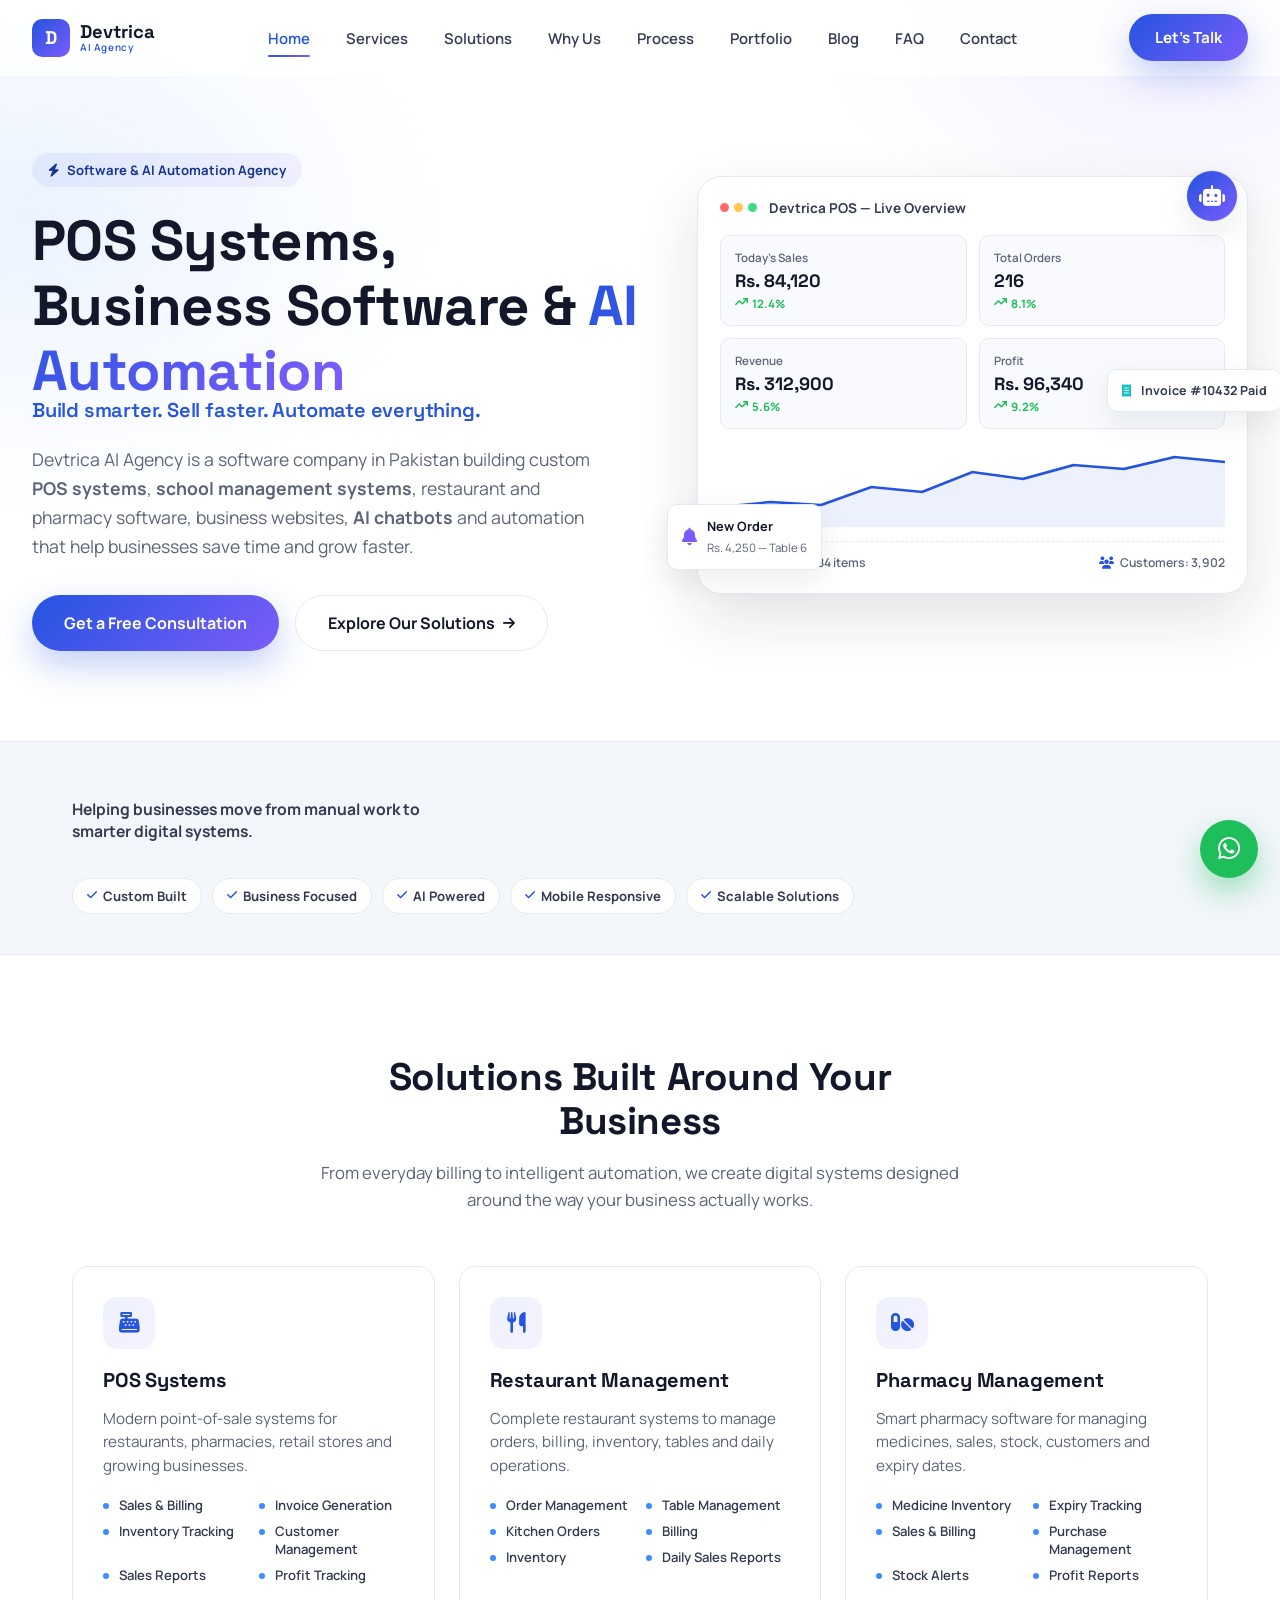
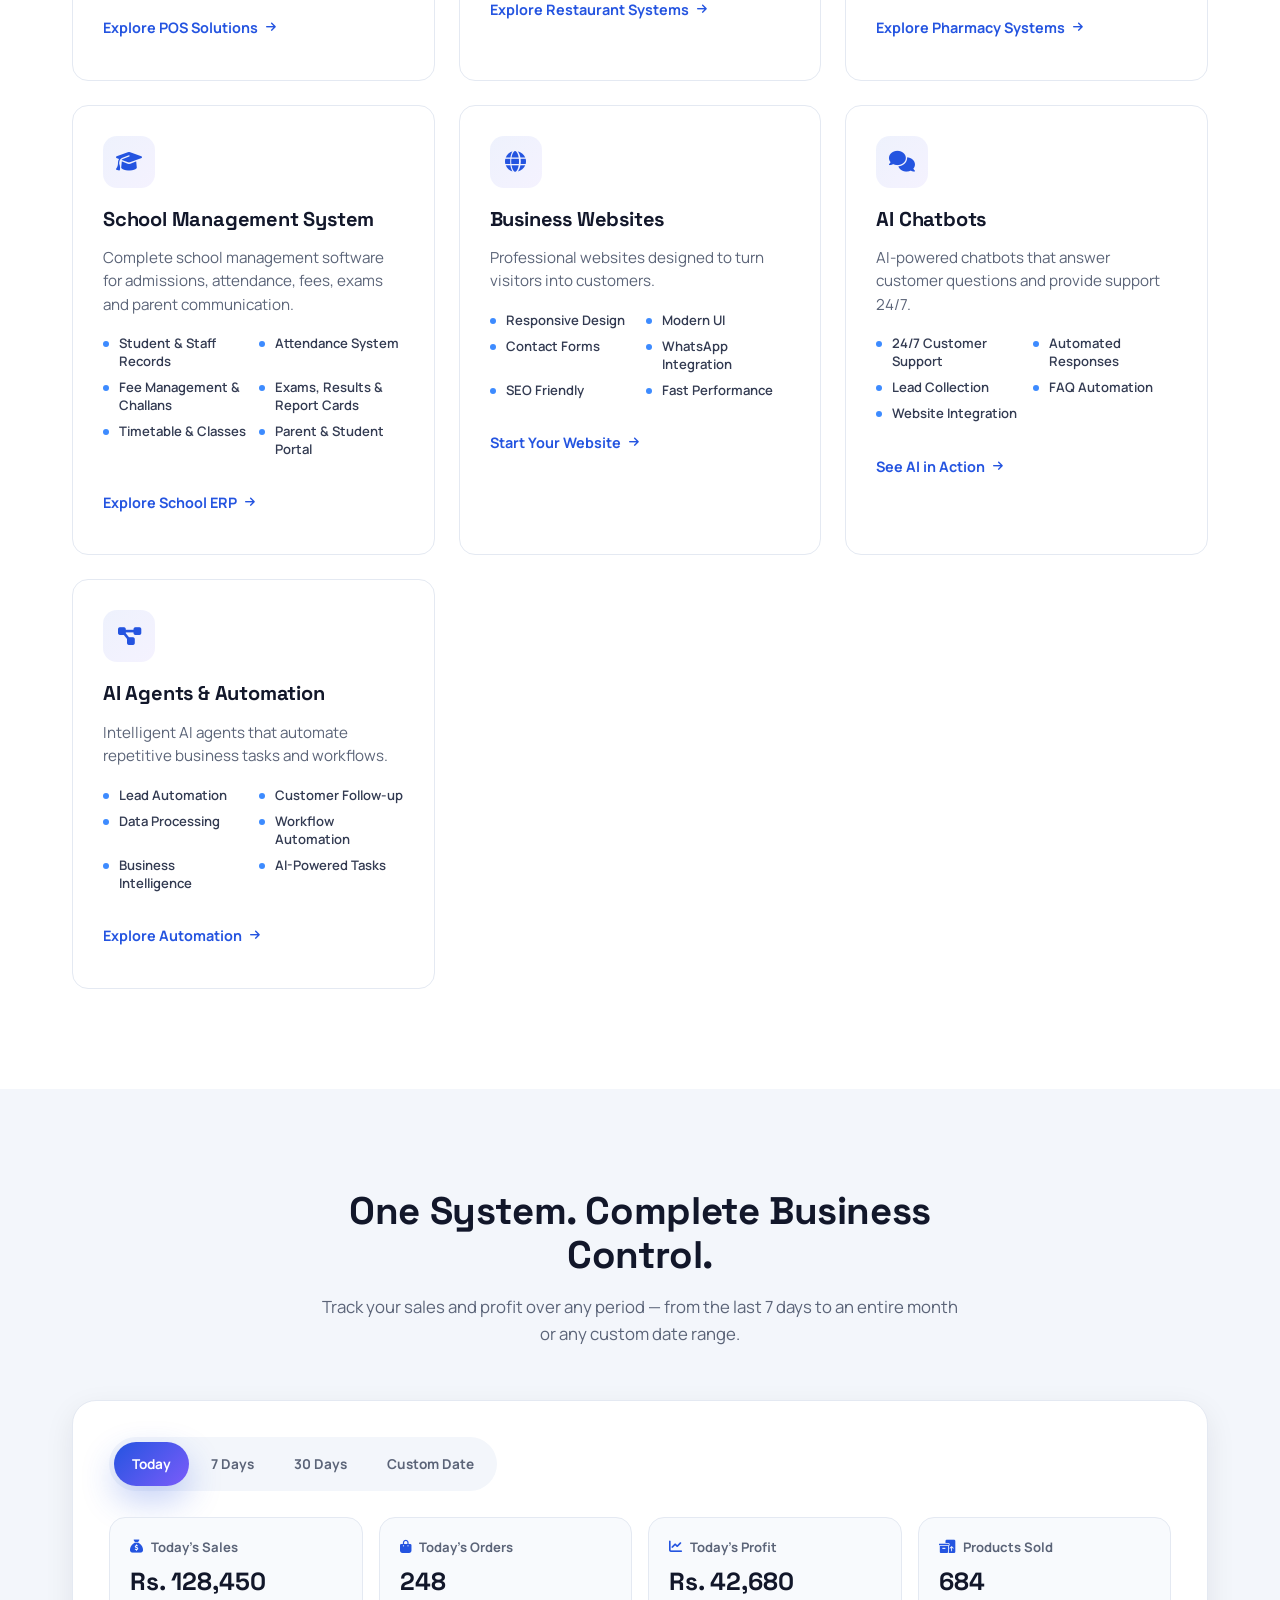
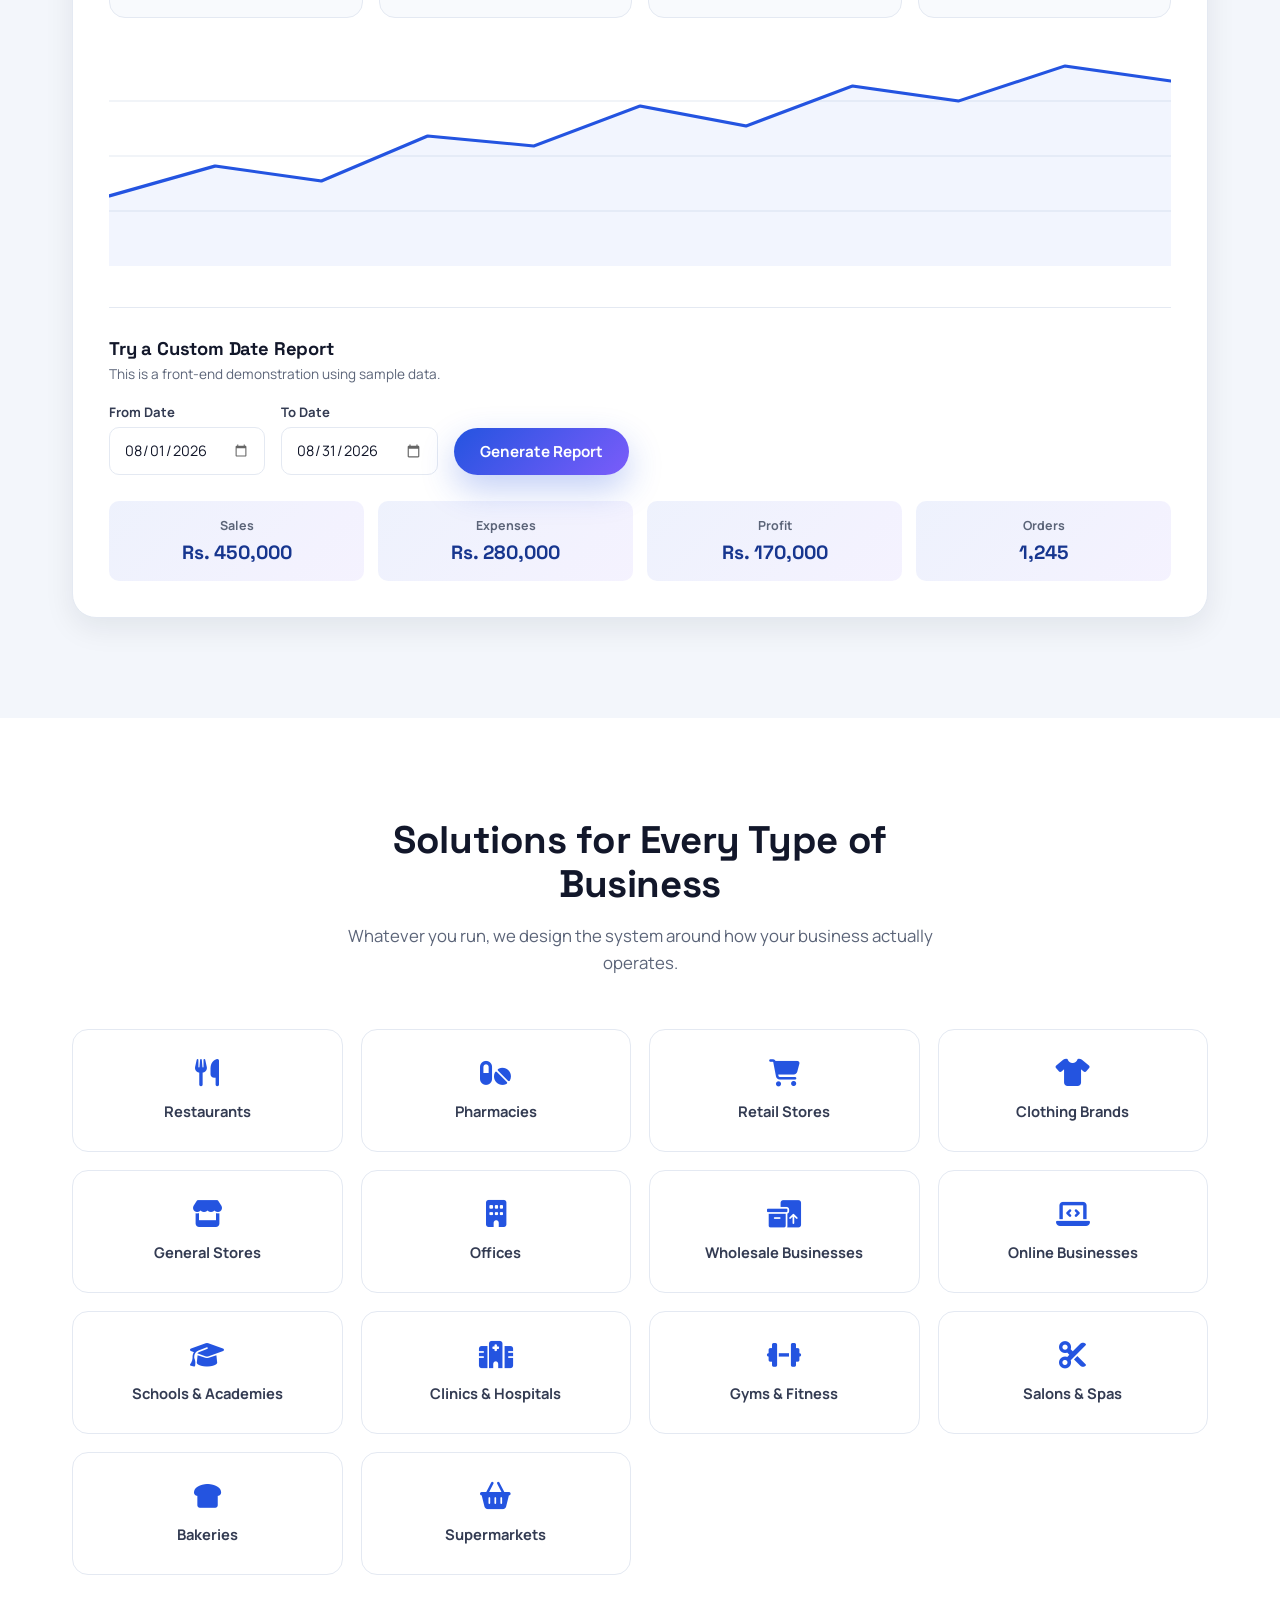
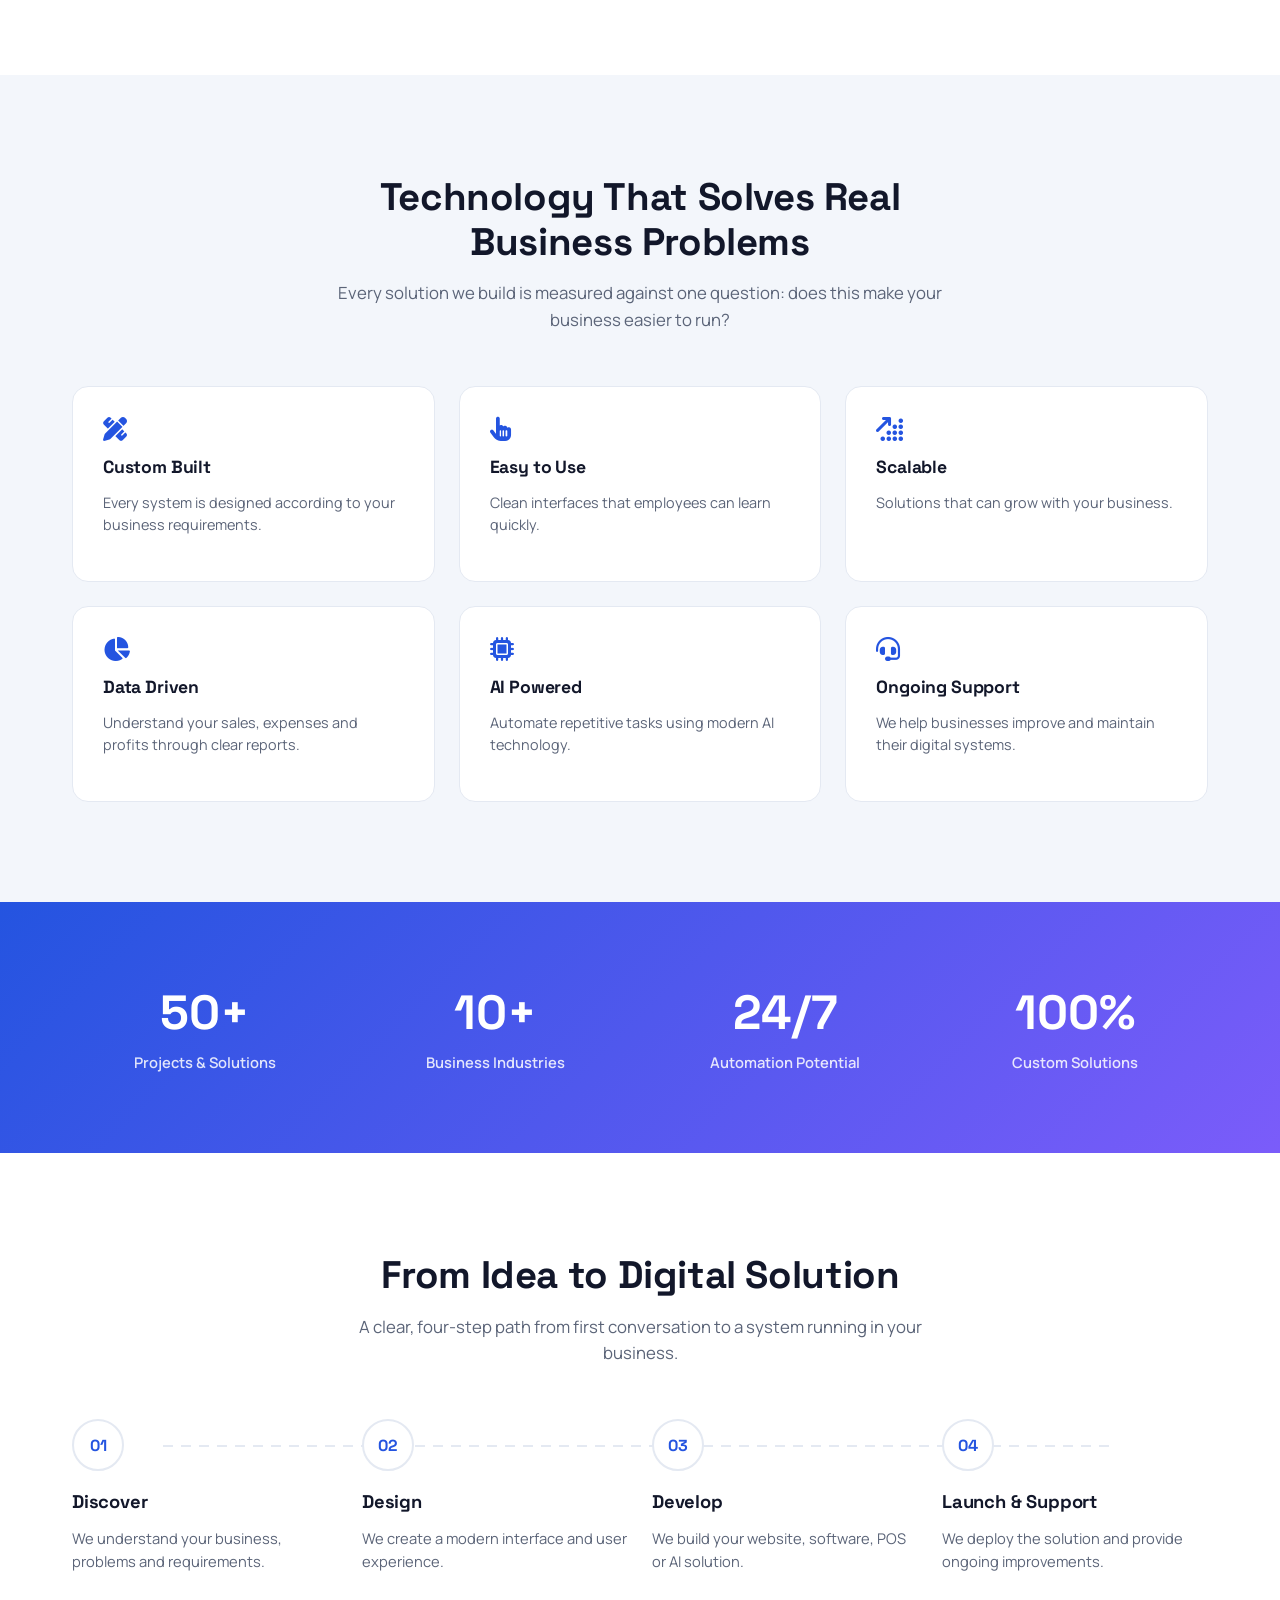
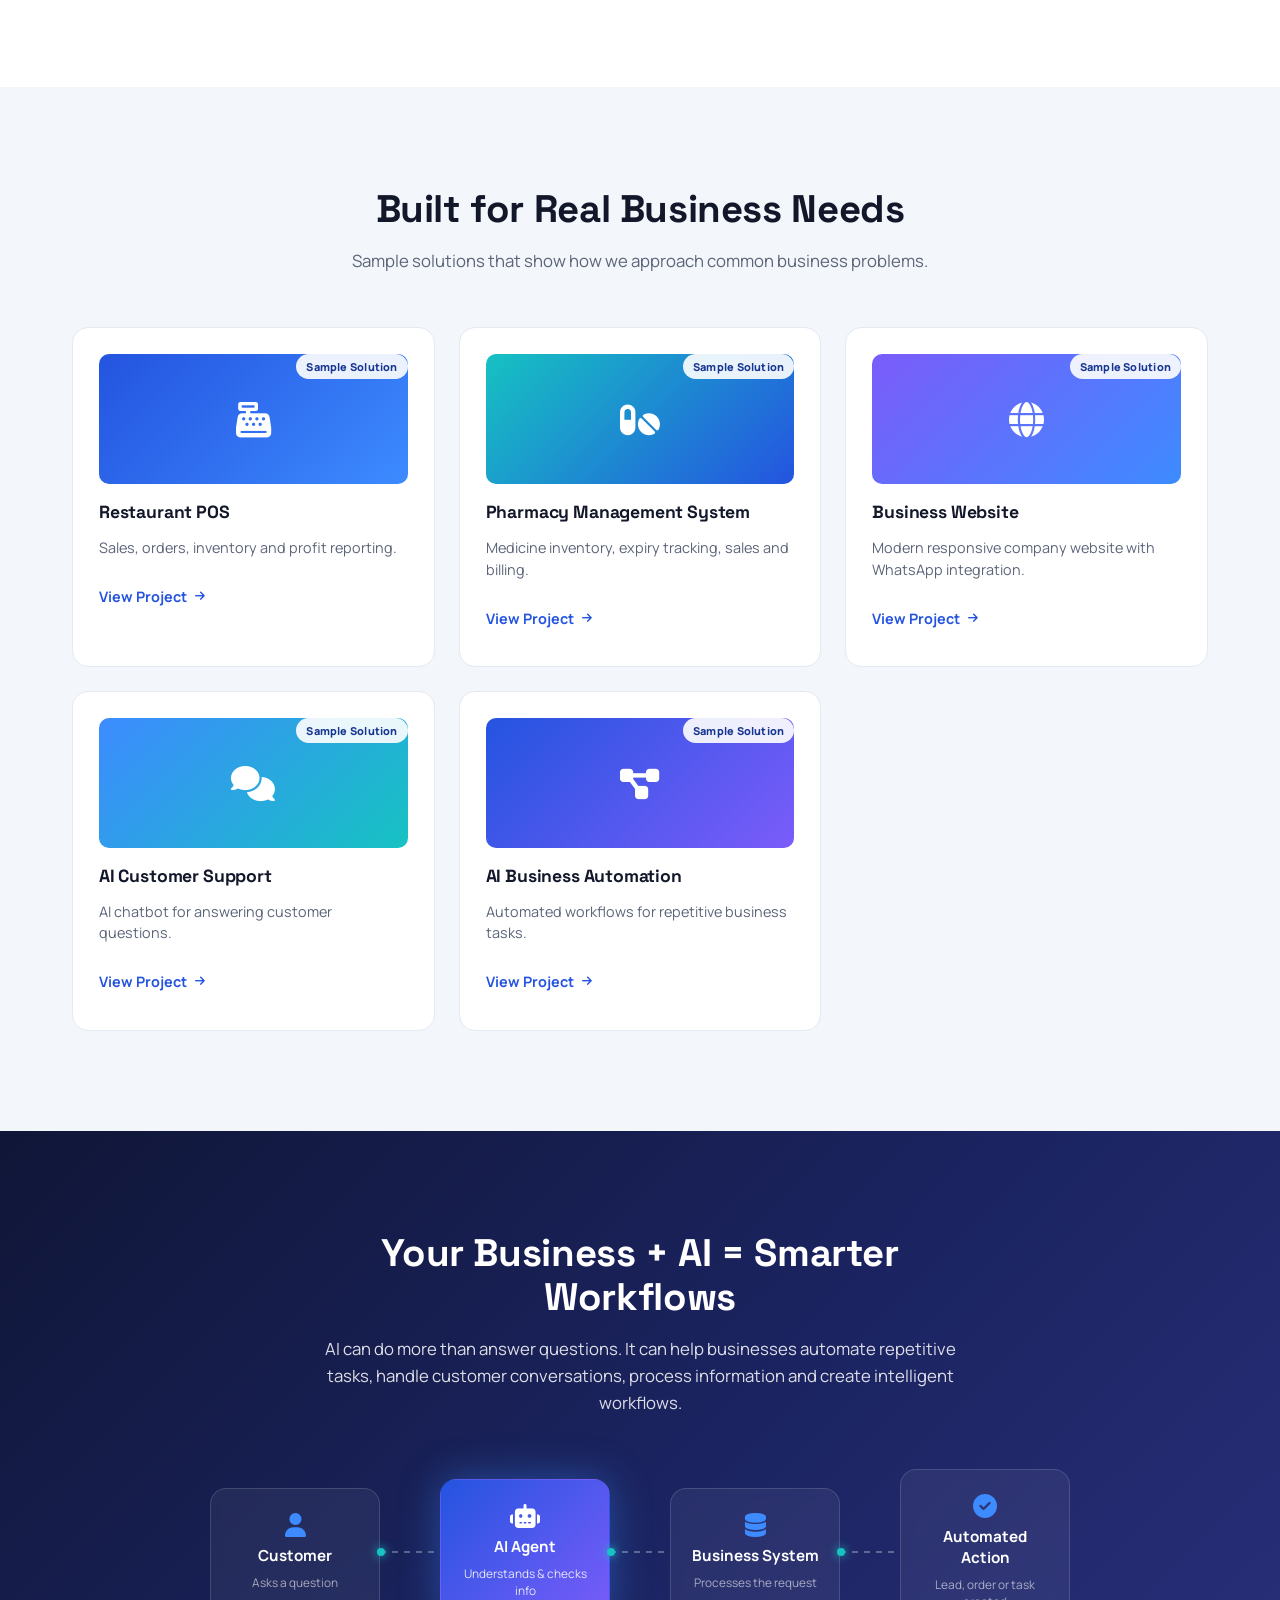
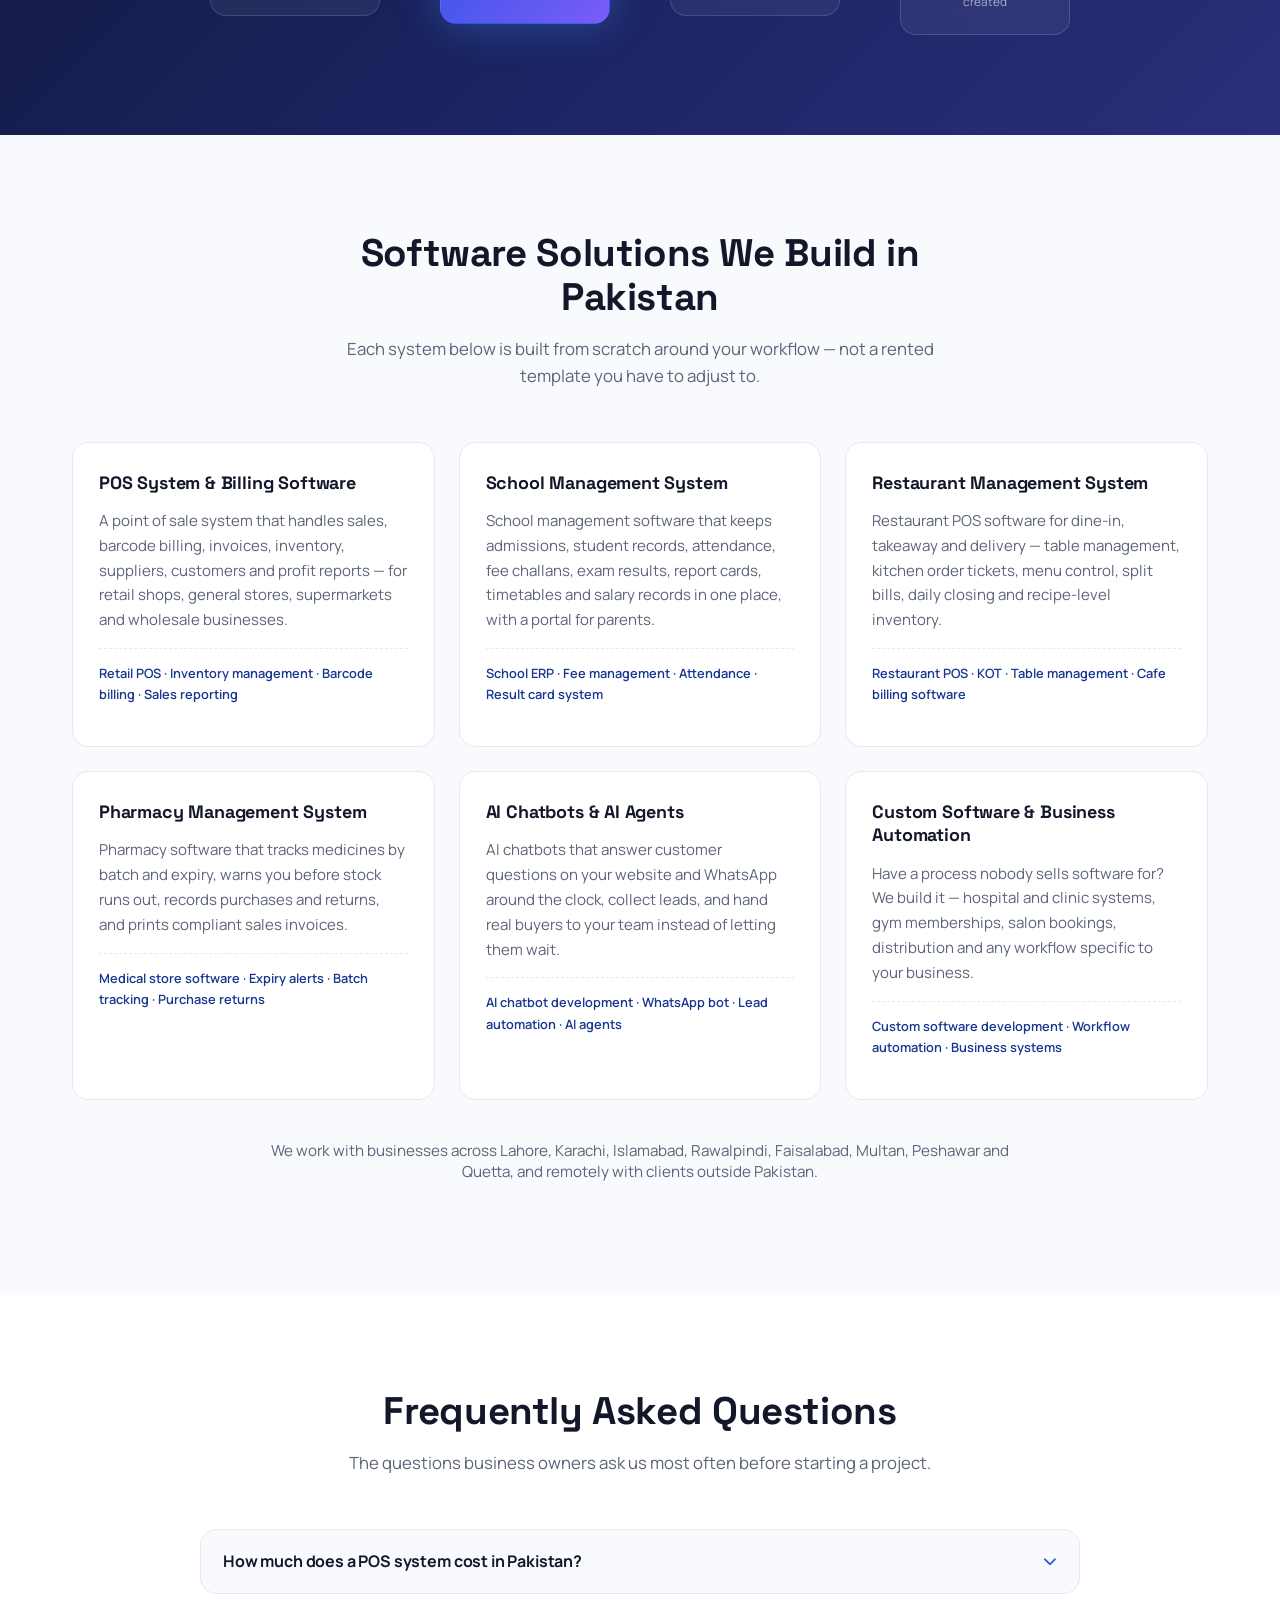
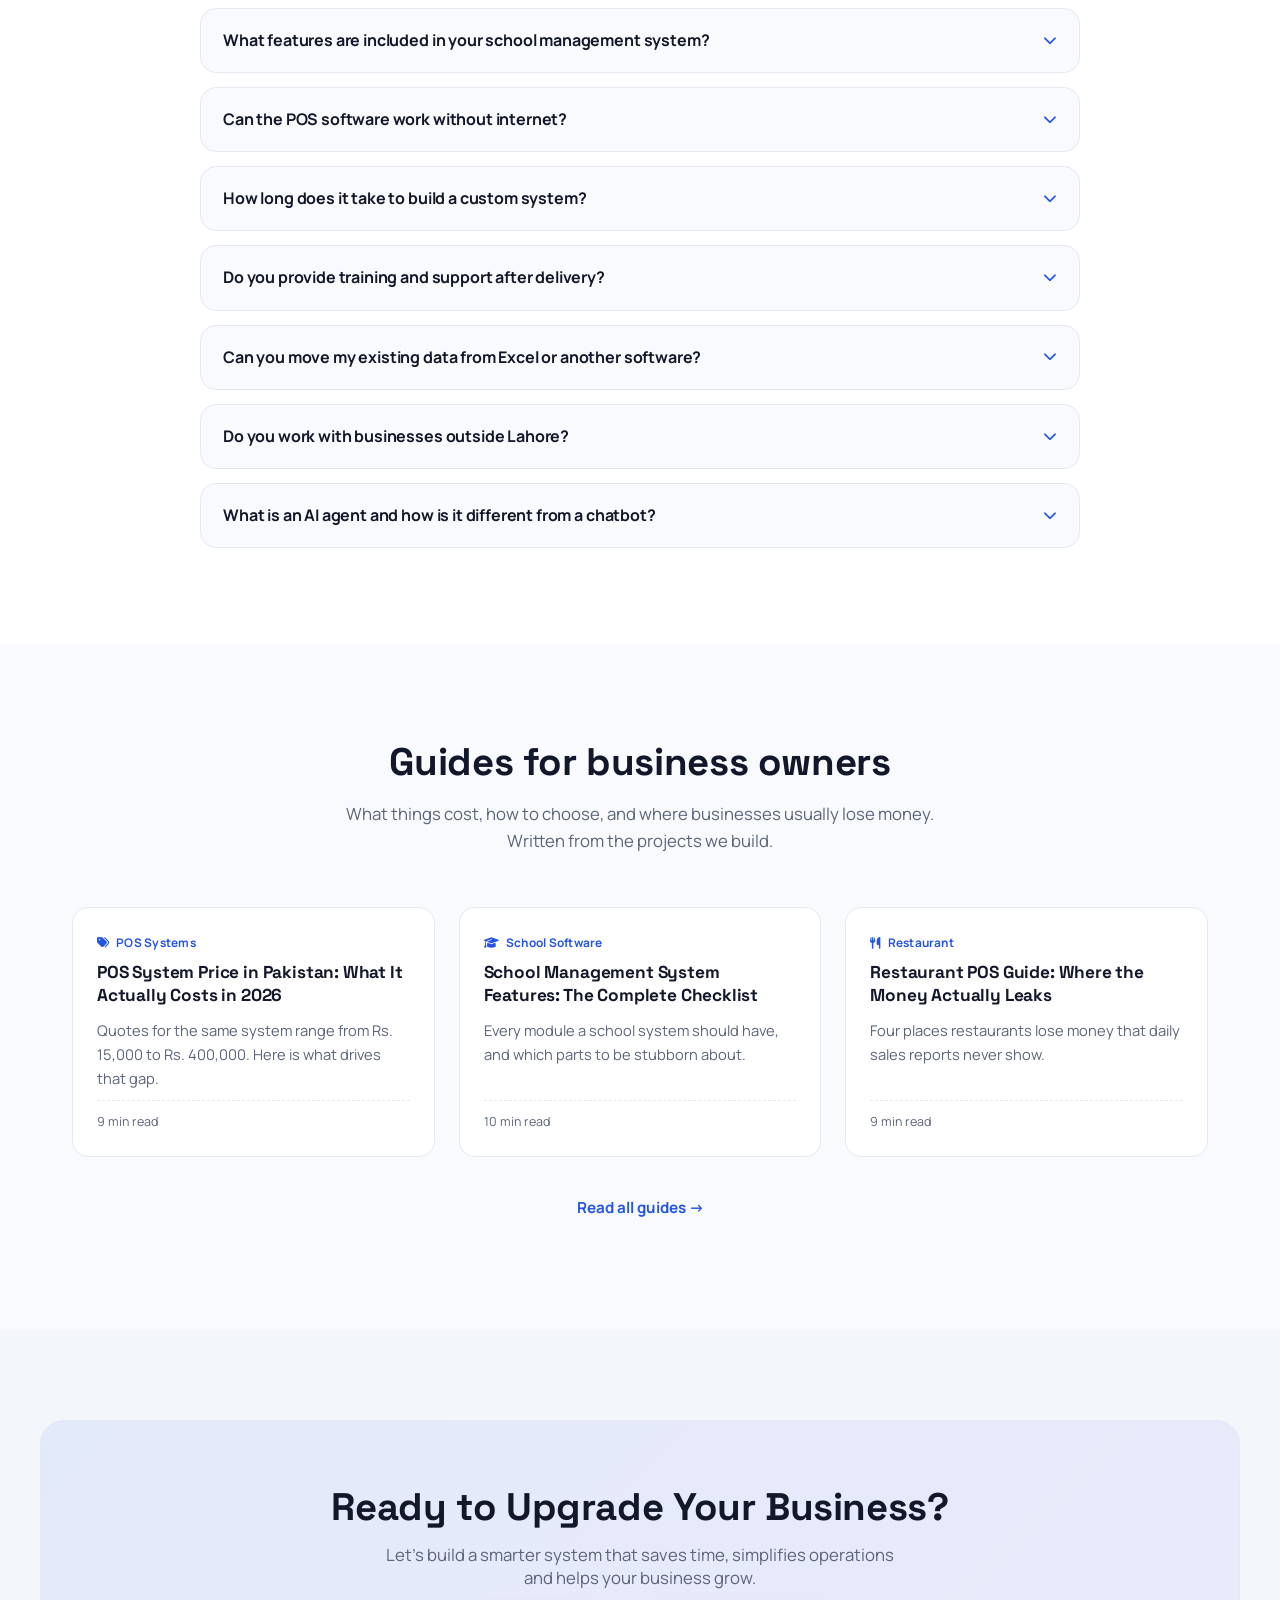
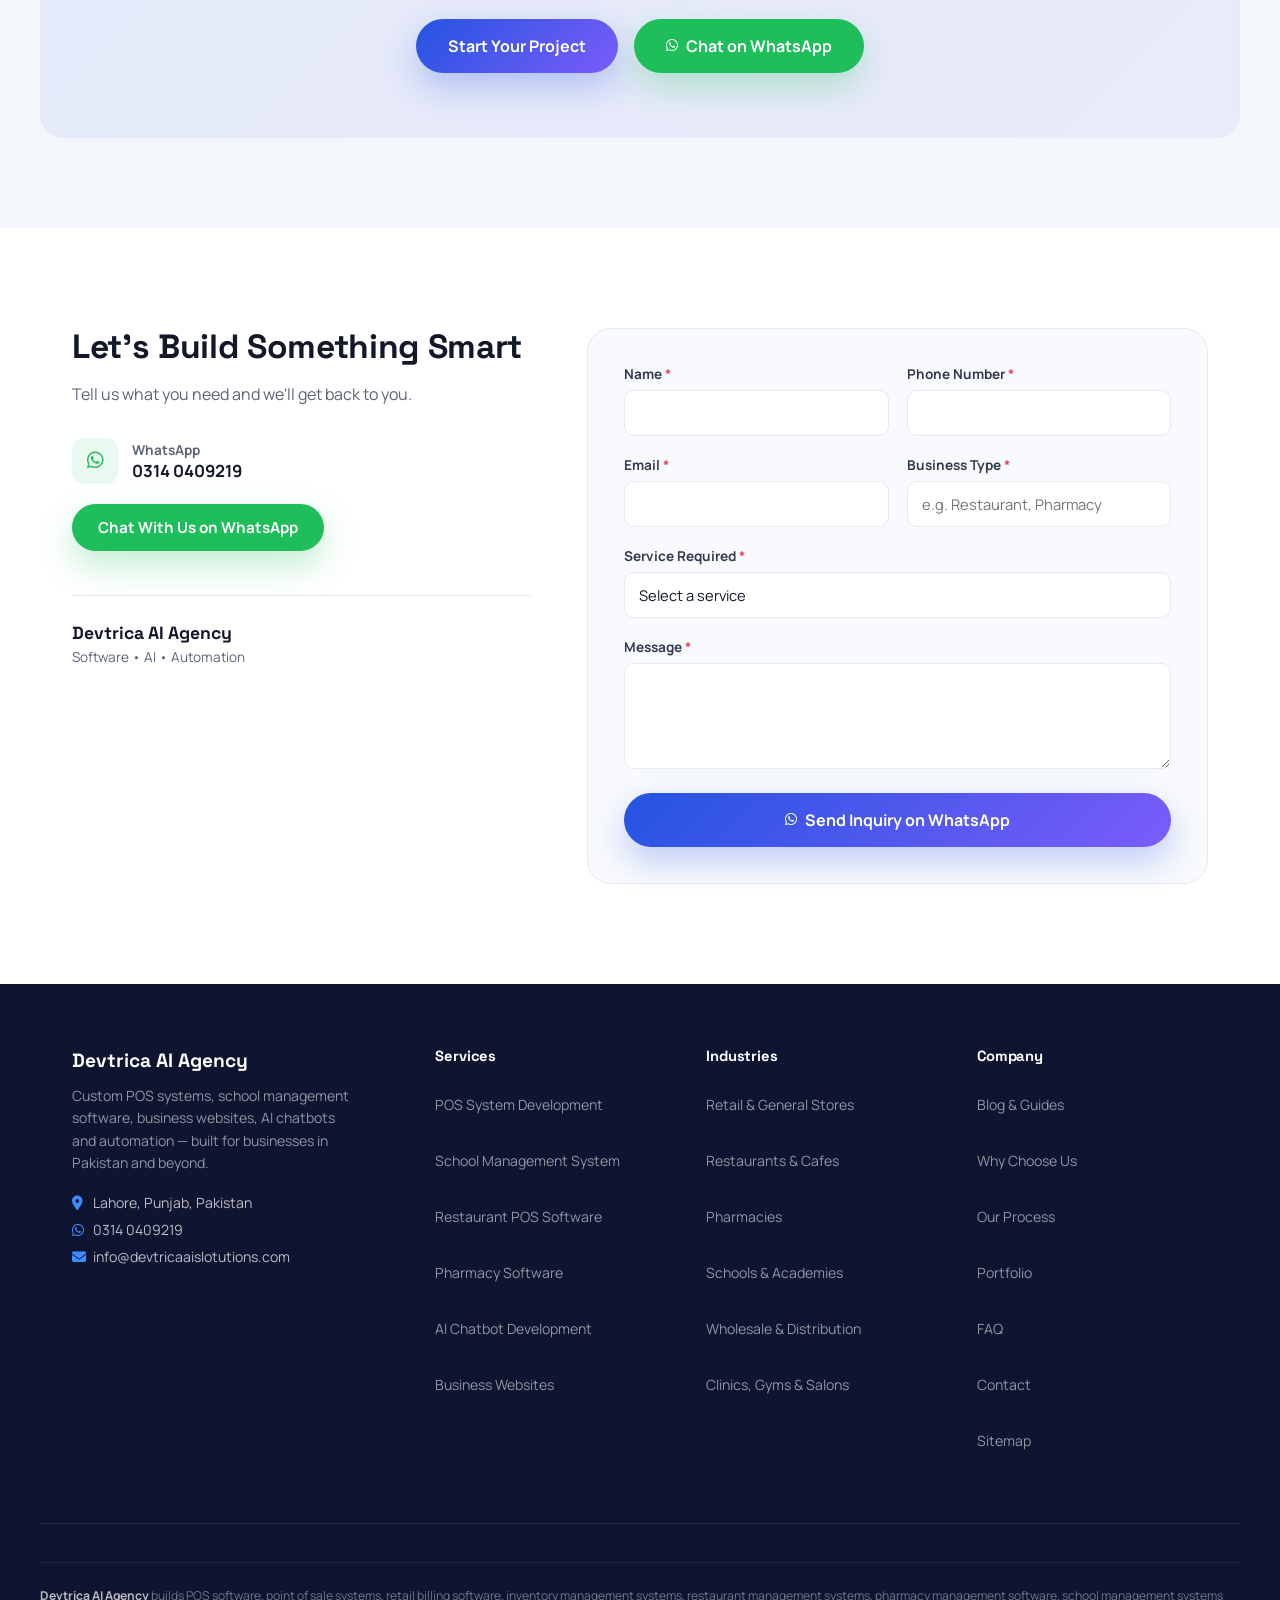
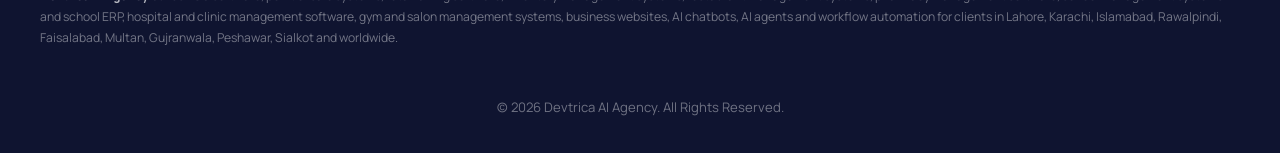
<file: index.html>
<!DOCTYPE html>
<html lang="en" dir="ltr">
<head>
<meta charset="UTF-8">
<meta name="viewport" content="width=device-width, initial-scale=1.0, viewport-fit=cover">
<meta http-equiv="X-UA-Compatible" content="IE=edge">

<!-- ============================================================
     PRIMARY SEO
     ============================================================ -->
<title>POS &amp; School Management Software Pakistan | Devtrica</title>
<meta name="description" content="Custom POS systems, school management software, restaurant &amp; pharmacy solutions, AI chatbots and business automation in Pakistan. Free quote on WhatsApp.">
<meta name="keywords" content="POS system, POS software Pakistan, point of sale system, best POS system in Pakistan, school management system, school management software, school ERP system, restaurant POS system, restaurant management system, pharmacy management system, pharmacy software, retail POS software, inventory management system, billing software Pakistan, AI chatbot development, AI agent development, business automation services, custom software development company, software house in Lahore, web development company Pakistan, business website design, cloud POS, sales and inventory software, hospital management system, gym management software, Devtrica, Devtrica AI Agency">
<meta name="author" content="Devtrica AI Agency">
<meta name="publisher" content="Devtrica AI Agency">
<meta name="copyright" content="Devtrica AI Agency">
<meta name="rating" content="general">
<meta name="distribution" content="global">
<meta name="language" content="English">
<meta name="revisit-after" content="3 days">

<!-- Indexing directives -->
<meta name="robots" content="index, follow, max-snippet:-1, max-image-preview:large, max-video-preview:-1">
<meta name="googlebot" content="index, follow, max-snippet:-1, max-image-preview:large">
<meta name="bingbot" content="index, follow">
<meta name="google" content="notranslate">
<link rel="canonical" href="https://devtricaaislotutions.com/">

<!-- Language / region targeting -->
<link rel="alternate" hreflang="en" href="https://devtricaaislotutions.com/">
<link rel="alternate" hreflang="en-pk" href="https://devtricaaislotutions.com/">
<link rel="alternate" hreflang="x-default" href="https://devtricaaislotutions.com/">

<!-- Local / geo SEO -->
<meta name="geo.region" content="PK-PB">
<meta name="geo.placename" content="Lahore, Punjab, Pakistan">
<meta name="geo.position" content="31.5204;74.3587">
<meta name="ICBM" content="31.5204, 74.3587">

<!-- ============================================================
     OPEN GRAPH (Facebook, LinkedIn, WhatsApp)
     ============================================================ -->
<meta property="og:site_name" content="Devtrica AI Agency">
<meta property="og:type" content="website">
<meta property="og:locale" content="en_PK">
<meta property="og:locale:alternate" content="en_US">
<meta property="og:url" content="https://devtricaaislotutions.com/">
<meta property="og:title" content="POS &amp; School Management Software Pakistan | Devtrica">
<meta property="og:description" content="Custom POS systems, school management software, restaurant &amp; pharmacy solutions, AI chatbots and business automation in Pakistan. Free quote on WhatsApp.">
<meta property="og:image" content="https://devtricaaislotutions.com/assets/og-image.jpg">
<meta property="og:image:secure_url" content="https://devtricaaislotutions.com/assets/og-image.jpg">
<meta property="og:image:type" content="image/jpeg">
<meta property="og:image:width" content="1200">
<meta property="og:image:height" content="630">
<meta property="og:image:alt" content="Devtrica AI Agency — POS, school and business software development in Pakistan">

<!-- ============================================================
     TWITTER / X CARD
     ============================================================ -->
<meta name="twitter:card" content="summary_large_image">
<meta name="twitter:title" content="POS &amp; School Management Software Pakistan | Devtrica">
<meta name="twitter:description" content="Custom POS systems, school management software, restaurant &amp; pharmacy solutions, AI chatbots and business automation in Pakistan. Free quote on WhatsApp.">
<meta name="twitter:image" content="https://devtricaaislotutions.com/assets/og-image.jpg">
<meta name="twitter:image:alt" content="Devtrica AI Agency software solutions">

<!-- ============================================================
     PWA / MOBILE / iOS
     ============================================================ -->
<meta name="theme-color" content="#2454E0" media="(prefers-color-scheme: light)">
<meta name="theme-color" content="#0B1030" media="(prefers-color-scheme: dark)">
<meta name="color-scheme" content="light">
<meta name="apple-mobile-web-app-capable" content="yes">
<meta name="mobile-web-app-capable" content="yes">
<meta name="apple-mobile-web-app-status-bar-style" content="default">
<meta name="apple-mobile-web-app-title" content="Devtrica">
<meta name="application-name" content="Devtrica AI Agency">
<meta name="format-detection" content="telephone=no">
<meta name="msapplication-TileColor" content="#2454E0">

<link rel="icon" href="/favicon.ico" sizes="any">
<link rel="icon" type="image/png" sizes="32x32" href="/assets/favicon-32x32.png">
<link rel="icon" type="image/png" sizes="16x16" href="/assets/favicon-16x16.png">
<link rel="apple-touch-icon" sizes="180x180" href="/assets/apple-touch-icon.png">
<link rel="manifest" href="/site.webmanifest">

<!-- ============================================================
     PERFORMANCE (Core Web Vitals = ranking factor)
     ============================================================ -->
<link rel="preconnect" href="https://fonts.googleapis.com">
<link rel="preconnect" href="https://fonts.gstatic.com" crossorigin>
<link rel="preconnect" href="https://cdnjs.cloudflare.com" crossorigin>
<link rel="dns-prefetch" href="https://fonts.gstatic.com">
<link rel="dns-prefetch" href="https://cdnjs.cloudflare.com">
<link rel="preload" as="style" href="style.css">

<link href="https://fonts.googleapis.com/css2?family=Manrope:wght@400;500;600;700;800&family=Space+Grotesk:wght@500;600;700&display=swap" rel="stylesheet">
<link rel="stylesheet" href="https://cdnjs.cloudflare.com/ajax/libs/font-awesome/6.5.1/css/all.min.css" media="print" onload="this.media='all'">
<noscript><link rel="stylesheet" href="https://cdnjs.cloudflare.com/ajax/libs/font-awesome/6.5.1/css/all.min.css"></noscript>

<link rel="stylesheet" href="style.css">

<!-- ============================================================
     STRUCTURED DATA (Rich Results / Knowledge Panel)
     ============================================================ -->
<script type="application/ld+json">
{
  "@context": "https://schema.org",
  "@graph": [
    {
      "@type": "Organization",
      "@id": "https://devtricaaislotutions.com/#organization",
      "name": "Devtrica AI Agency",
      "alternateName": ["Devtrica", "Devtrica Software House"],
      "url": "https://devtricaaislotutions.com/",
      "logo": {
        "@type": "ImageObject",
        "url": "https://devtricaaislotutions.com/assets/icon-512.png",
        "width": 512,
        "height": 512
      },
      "image": "https://devtricaaislotutions.com/assets/og-image.jpg",
      "description": "Devtrica AI Agency is a software company in Pakistan building custom POS systems, school management systems, restaurant and pharmacy software, business websites, AI chatbots and automation solutions.",
      "telephone": "+92-314-0409219",
      "email": "info@devtricaaislotutions.com",
      "foundingDate": "2024",
      "areaServed": [
        { "@type": "Country", "name": "Pakistan" },
        { "@type": "Place", "name": "Worldwide" }
      ],
      "address": {
        "@type": "PostalAddress",
        "addressLocality": "Lahore",
        "addressRegion": "Punjab",
        "addressCountry": "PK"
      },
      "contactPoint": [{
        "@type": "ContactPoint",
        "telephone": "+92-314-0409219",
        "contactType": "sales",
        "areaServed": "PK",
        "availableLanguage": ["English", "Urdu"]
      }],
      "sameAs": [
        "https://wa.me/923140409219"
      ]
    },
    {
      "@type": "ProfessionalService",
      "@id": "https://devtricaaislotutions.com/#localbusiness",
      "name": "Devtrica AI Agency",
      "image": "https://devtricaaislotutions.com/assets/og-image.jpg",
      "url": "https://devtricaaislotutions.com/",
      "telephone": "+92-314-0409219",
      "priceRange": "$$",
      "currenciesAccepted": "PKR",
      "paymentAccepted": "Cash, Bank Transfer, Online Payment",
      "address": {
        "@type": "PostalAddress",
        "addressLocality": "Lahore",
        "addressRegion": "Punjab",
        "addressCountry": "PK"
      },
      "geo": {
        "@type": "GeoCoordinates",
        "latitude": 31.5204,
        "longitude": 74.3587
      },
      "openingHoursSpecification": [{
        "@type": "OpeningHoursSpecification",
        "dayOfWeek": ["Monday","Tuesday","Wednesday","Thursday","Friday","Saturday"],
        "opens": "09:00",
        "closes": "20:00"
      }],
      "parentOrganization": { "@id": "https://devtricaaislotutions.com/#organization" }
    },
    {
      "@type": "WebSite",
      "@id": "https://devtricaaislotutions.com/#website",
      "url": "https://devtricaaislotutions.com/",
      "name": "Devtrica AI Agency",
      "inLanguage": "en",
      "publisher": { "@id": "https://devtricaaislotutions.com/#organization" },
      "potentialAction": {
        "@type": "SearchAction",
        "target": {
          "@type": "EntryPoint",
          "urlTemplate": "https://devtricaaislotutions.com/?s={search_term_string}"
        },
        "query-input": "required name=search_term_string"
      }
    },
    {
      "@type": "WebPage",
      "@id": "https://devtricaaislotutions.com/#webpage",
      "url": "https://devtricaaislotutions.com/",
      "name": "POS System & School Management Software in Pakistan | Devtrica AI Agency",
      "isPartOf": { "@id": "https://devtricaaislotutions.com/#website" },
      "about": { "@id": "https://devtricaaislotutions.com/#organization" },
      "primaryImageOfPage": "https://devtricaaislotutions.com/assets/og-image.jpg",
      "inLanguage": "en",
      "datePublished": "2026-01-01",
      "dateModified": "2026-09-16"
    },
    {
      "@type": "Service",
      "@id": "https://devtricaaislotutions.com/#service-pos",
      "serviceType": "POS System Development",
      "name": "Custom POS System Development",
      "description": "Point of sale software with sales, billing, invoicing, inventory tracking, customer management and profit reporting for retail stores, restaurants and pharmacies.",
      "provider": { "@id": "https://devtricaaislotutions.com/#organization" },
      "areaServed": { "@type": "Country", "name": "Pakistan" }
    },
    {
      "@type": "Service",
      "@id": "https://devtricaaislotutions.com/#service-school",
      "serviceType": "School Management System Development",
      "name": "School Management System / School ERP",
      "description": "School management software with student records, admissions, attendance, fee collection, exams, report cards, timetable and parent portal.",
      "provider": { "@id": "https://devtricaaislotutions.com/#organization" },
      "areaServed": { "@type": "Country", "name": "Pakistan" }
    },
    {
      "@type": "Service",
      "@id": "https://devtricaaislotutions.com/#service-restaurant",
      "serviceType": "Restaurant Management System",
      "name": "Restaurant POS & Management System",
      "description": "Restaurant software for table management, order taking, kitchen display, billing, inventory and daily sales reports.",
      "provider": { "@id": "https://devtricaaislotutions.com/#organization" }
    },
    {
      "@type": "Service",
      "@id": "https://devtricaaislotutions.com/#service-pharmacy",
      "serviceType": "Pharmacy Management System",
      "name": "Pharmacy Management Software",
      "description": "Pharmacy software for medicine inventory, batch and expiry tracking, purchase management, billing and profit reports.",
      "provider": { "@id": "https://devtricaaislotutions.com/#organization" }
    },
    {
      "@type": "Service",
      "@id": "https://devtricaaislotutions.com/#service-ai",
      "serviceType": "AI Chatbot and Automation Development",
      "name": "AI Chatbots, AI Agents & Business Automation",
      "description": "AI chatbots for 24/7 customer support, AI agents and workflow automation that reduce repetitive business tasks.",
      "provider": { "@id": "https://devtricaaislotutions.com/#organization" }
    },
    {
      "@type": "BreadcrumbList",
      "@id": "https://devtricaaislotutions.com/#breadcrumb",
      "itemListElement": [
        { "@type": "ListItem", "position": 1, "name": "Home", "item": "https://devtricaaislotutions.com/" },
        { "@type": "ListItem", "position": 2, "name": "Services", "item": "https://devtricaaislotutions.com/#services" },
        { "@type": "ListItem", "position": 3, "name": "Solutions", "item": "https://devtricaaislotutions.com/#solutions" },
        { "@type": "ListItem", "position": 4, "name": "Contact", "item": "https://devtricaaislotutions.com/#contact" }
      ]
    },
    {
      "@type": "ItemList",
      "@id": "https://devtricaaislotutions.com/#servicelist",
      "name": "Software Solutions by Devtrica AI Agency",
      "itemListElement": [
        { "@type": "ListItem", "position": 1, "name": "POS System", "url": "https://devtricaaislotutions.com/pos-system.html" },
        { "@type": "ListItem", "position": 2, "name": "School Management System", "url": "https://devtricaaislotutions.com/school-management-system.html" },
        { "@type": "ListItem", "position": 3, "name": "Restaurant Management System", "url": "https://devtricaaislotutions.com/restaurant-management-system.html" },
        { "@type": "ListItem", "position": 4, "name": "Pharmacy Management System", "url": "https://devtricaaislotutions.com/pharmacy-management-system.html" },
        { "@type": "ListItem", "position": 5, "name": "AI Chatbot Development", "url": "https://devtricaaislotutions.com/ai-chatbot-development.html" }
      ]
    }
  ]
}
</script>
</head>
<body>

<a href="#main" class="skip-link">Skip to main content</a>

<!-- ============ NAVBAR ============ -->
<header class="navbar" id="navbar">
  <div class="nav-inner">
    <a href="#home" class="nav-logo">
      <span class="logo-mark">D</span>
      <span class="logo-text">Devtrica<span class="logo-sub">AI Agency</span></span>
    </a>

    <nav class="nav-links" id="navLinks" aria-label="Primary navigation">
      <a href="#home" class="nav-link active">Home</a>
      <a href="#services" class="nav-link">Services</a>
      <a href="#solutions" class="nav-link">Solutions</a>
      <a href="#why-us" class="nav-link">Why Us</a>
      <a href="#process" class="nav-link">Process</a>
      <a href="#portfolio" class="nav-link">Portfolio</a>
      <a href="blog.html" class="nav-link">Blog</a>
      <a href="#faq" class="nav-link">FAQ</a>
      <a href="#contact" class="nav-link">Contact</a>
    </nav>

    <a href="#contact" class="btn btn-primary nav-cta">Let's Talk</a>

    <button class="hamburger" id="hamburger" aria-label="Toggle navigation menu" aria-expanded="false">
      <span></span><span></span><span></span>
    </button>
  </div>

  <nav class="mobile-menu" id="mobileMenu" aria-label="Mobile navigation">
    <a href="#home" class="mobile-link">Home</a>
    <a href="#services" class="mobile-link">Services</a>
    <a href="#solutions" class="mobile-link">Solutions</a>
    <a href="#why-us" class="mobile-link">Why Us</a>
    <a href="#process" class="mobile-link">Process</a>
    <a href="#portfolio" class="mobile-link">Portfolio</a>
    <a href="blog.html" class="mobile-link">Blog</a>
    <a href="#faq" class="mobile-link">FAQ</a>
    <a href="#contact" class="mobile-link">Contact</a>
    <a href="#contact" class="btn btn-primary mobile-cta">Let's Talk</a>
  </nav>
</header>

<main id="main">

<!-- ============ HERO ============ -->
<section class="hero" id="home">
  <div class="hero-bg" aria-hidden="true"></div>
  <div class="hero-inner">
    <div class="hero-copy">
      <p class="eyebrow-pill"><i class="fa-solid fa-bolt" aria-hidden="true"></i> Software &amp; AI Automation Agency</p>
      <h1 class="hero-title">POS Systems, Business Software &amp; <span>AI Automation</span></h1>
      <p class="hero-tagline">Build smarter. Sell faster. Automate everything.</p>
      <p class="hero-sub">Devtrica AI Agency is a software company in Pakistan building custom <strong>POS systems</strong>, <strong>school management systems</strong>, restaurant and pharmacy software, business websites, <strong>AI chatbots</strong> and automation that help businesses save time and grow faster.</p>
      <div class="hero-actions">
        <a href="#contact" class="btn btn-primary btn-lg">Get a Free Consultation</a>
        <a href="#services" class="btn btn-ghost btn-lg">Explore Our Solutions <i class="fa-solid fa-arrow-right" aria-hidden="true"></i></a>
      </div>
    </div>

    <div class="hero-visual">
      <div class="dash-card main-dash" id="mainDash">
        <div class="dash-head">
          <div class="dash-dots"><span></span><span></span><span></span></div>
          <span class="dash-title">Devtrica POS — Live Overview</span>
        </div>
        <div class="dash-grid">
          <div class="dash-stat">
            <span class="dash-label">Today's Sales</span>
            <span class="dash-value">Rs. 84,120</span>
            <span class="dash-trend up"><i class="fa-solid fa-arrow-trend-up" aria-hidden="true"></i> 12.4%</span>
          </div>
          <div class="dash-stat">
            <span class="dash-label">Total Orders</span>
            <span class="dash-value">216</span>
            <span class="dash-trend up"><i class="fa-solid fa-arrow-trend-up" aria-hidden="true"></i> 8.1%</span>
          </div>
          <div class="dash-stat">
            <span class="dash-label">Revenue</span>
            <span class="dash-value">Rs. 312,900</span>
            <span class="dash-trend up"><i class="fa-solid fa-arrow-trend-up" aria-hidden="true"></i> 5.6%</span>
          </div>
          <div class="dash-stat">
            <span class="dash-label">Profit</span>
            <span class="dash-value">Rs. 96,340</span>
            <span class="dash-trend up"><i class="fa-solid fa-arrow-trend-up" aria-hidden="true"></i> 9.2%</span>
          </div>
        </div>
        <div class="dash-graph">
          <svg viewBox="0 0 300 80" preserveAspectRatio="none" class="graph-svg">
            <polyline points="0,60 30,55 60,58 90,40 120,45 150,25 180,32 210,18 240,22 270,10 300,15" class="graph-line"/>
            <polygon points="0,60 30,55 60,58 90,40 120,45 150,25 180,32 210,18 240,22 270,10 300,15 300,80 0,80" class="graph-fill"/>
          </svg>
        </div>
        <div class="dash-footer">
          <span><i class="fa-solid fa-boxes-stacked" aria-hidden="true"></i> Inventory: 1,284 items</span>
          <span><i class="fa-solid fa-users" aria-hidden="true"></i> Customers: 3,902</span>
        </div>
      </div>

      <div class="float-card float-ai" id="floatAi"><i class="fa-solid fa-robot" aria-hidden="true"></i></div>
      <div class="float-card float-notif" id="floatNotif">
        <i class="fa-solid fa-bell" aria-hidden="true"></i>
        <div>
          <strong>New Order</strong>
          <span>Rs. 4,250 — Table 6</span>
        </div>
      </div>
      <div class="float-card float-receipt" id="floatReceipt">
        <i class="fa-solid fa-receipt" aria-hidden="true"></i>
        <span>Invoice #10432 Paid</span>
      </div>
    </div>
  </div>
</section>

<!-- ============ TRUST BAR ============ -->
<section class="trust-bar">
  <div class="section-inner trust-inner">
    <p class="trust-line">Helping businesses move from manual work to smarter digital systems.</p>
    <div class="trust-badges">
      <span class="badge"><i class="fa-solid fa-check" aria-hidden="true"></i> Custom Built</span>
      <span class="badge"><i class="fa-solid fa-check" aria-hidden="true"></i> Business Focused</span>
      <span class="badge"><i class="fa-solid fa-check" aria-hidden="true"></i> AI Powered</span>
      <span class="badge"><i class="fa-solid fa-check" aria-hidden="true"></i> Mobile Responsive</span>
      <span class="badge"><i class="fa-solid fa-check" aria-hidden="true"></i> Scalable Solutions</span>
    </div>
  </div>
</section>

<!-- ============ SERVICES ============ -->
<section class="services" id="services">
  <div class="section-inner">
    <div class="section-head reveal">
      <h2>Solutions Built Around Your Business</h2>
      <p>From everyday billing to intelligent automation, we create digital systems designed around the way your business actually works.</p>
    </div>

    <div class="service-grid">

      <article class="service-card reveal">
        <div class="service-icon"><i class="fa-solid fa-cash-register" aria-hidden="true"></i></div>
        <h3>POS Systems</h3>
        <p>Modern point-of-sale systems for restaurants, pharmacies, retail stores and growing businesses.</p>
        <ul class="service-features">
          <li>Sales &amp; Billing</li>
          <li>Invoice Generation</li>
          <li>Inventory Tracking</li>
          <li>Customer Management</li>
          <li>Sales Reports</li>
          <li>Profit Tracking</li>
        </ul>
        <a href="pos-system.html" class="card-link">Explore POS Solutions <i class="fa-solid fa-arrow-right" aria-hidden="true"></i></a>
      </article>

      <article class="service-card reveal">
        <div class="service-icon"><i class="fa-solid fa-utensils" aria-hidden="true"></i></div>
        <h3>Restaurant Management</h3>
        <p>Complete restaurant systems to manage orders, billing, inventory, tables and daily operations.</p>
        <ul class="service-features">
          <li>Order Management</li>
          <li>Table Management</li>
          <li>Kitchen Orders</li>
          <li>Billing</li>
          <li>Inventory</li>
          <li>Daily Sales Reports</li>
        </ul>
        <a href="restaurant-management-system.html" class="card-link">Explore Restaurant Systems <i class="fa-solid fa-arrow-right" aria-hidden="true"></i></a>
      </article>

      <article class="service-card reveal">
        <div class="service-icon"><i class="fa-solid fa-pills" aria-hidden="true"></i></div>
        <h3>Pharmacy Management</h3>
        <p>Smart pharmacy software for managing medicines, sales, stock, customers and expiry dates.</p>
        <ul class="service-features">
          <li>Medicine Inventory</li>
          <li>Expiry Tracking</li>
          <li>Sales &amp; Billing</li>
          <li>Purchase Management</li>
          <li>Stock Alerts</li>
          <li>Profit Reports</li>
        </ul>
        <a href="pharmacy-management-system.html" class="card-link">Explore Pharmacy Systems <i class="fa-solid fa-arrow-right" aria-hidden="true"></i></a>
      </article>


      <article class="service-card reveal">
        <div class="service-icon"><i class="fa-solid fa-graduation-cap" aria-hidden="true"></i></div>
        <h3>School Management System</h3>
        <p>Complete school management software for admissions, attendance, fees, exams and parent communication.</p>
        <ul class="service-features">
          <li>Student &amp; Staff Records</li>
          <li>Attendance System</li>
          <li>Fee Management &amp; Challans</li>
          <li>Exams, Results &amp; Report Cards</li>
          <li>Timetable &amp; Classes</li>
          <li>Parent &amp; Student Portal</li>
        </ul>
        <a href="school-management-system.html" class="card-link">Explore School ERP <i class="fa-solid fa-arrow-right" aria-hidden="true"></i></a>
      </article>

      <article class="service-card reveal">
        <div class="service-icon"><i class="fa-solid fa-globe" aria-hidden="true"></i></div>
        <h3>Business Websites</h3>
        <p>Professional websites designed to turn visitors into customers.</p>
        <ul class="service-features">
          <li>Responsive Design</li>
          <li>Modern UI</li>
          <li>Contact Forms</li>
          <li>WhatsApp Integration</li>
          <li>SEO Friendly</li>
          <li>Fast Performance</li>
        </ul>
        <a href="#contact" class="card-link">Start Your Website <i class="fa-solid fa-arrow-right" aria-hidden="true"></i></a>
      </article>

      <article class="service-card reveal">
        <div class="service-icon"><i class="fa-solid fa-comments" aria-hidden="true"></i></div>
        <h3>AI Chatbots</h3>
        <p>AI-powered chatbots that answer customer questions and provide support 24/7.</p>
        <ul class="service-features">
          <li>24/7 Customer Support</li>
          <li>Automated Responses</li>
          <li>Lead Collection</li>
          <li>FAQ Automation</li>
          <li>Website Integration</li>
        </ul>
        <a href="ai-chatbot-development.html" class="card-link">See AI in Action <i class="fa-solid fa-arrow-right" aria-hidden="true"></i></a>
      </article>

      <article class="service-card reveal">
        <div class="service-icon"><i class="fa-solid fa-diagram-project" aria-hidden="true"></i></div>
        <h3>AI Agents &amp; Automation</h3>
        <p>Intelligent AI agents that automate repetitive business tasks and workflows.</p>
        <ul class="service-features">
          <li>Lead Automation</li>
          <li>Customer Follow-up</li>
          <li>Data Processing</li>
          <li>Workflow Automation</li>
          <li>Business Intelligence</li>
          <li>AI-Powered Tasks</li>
        </ul>
        <a href="#ai-section" class="card-link">Explore Automation <i class="fa-solid fa-arrow-right" aria-hidden="true"></i></a>
      </article>

    </div>
  </div>
</section>

<!-- ============ POS SHOWCASE ============ -->
<section class="pos-showcase" id="solutions">
  <div class="section-inner">
    <div class="section-head reveal">
      <h2>One System. Complete Business Control.</h2>
      <p>Track your sales and profit over any period — from the last 7 days to an entire month or any custom date range.</p>
    </div>

    <div class="pos-panel reveal">
      <div class="pos-panel-top">
        <div class="pos-filter" id="posFilter">
          <button class="filter-btn active" data-range="today">Today</button>
          <button class="filter-btn" data-range="7d">7 Days</button>
          <button class="filter-btn" data-range="30d">30 Days</button>
          <button class="filter-btn" data-range="custom">Custom Date</button>
        </div>
      </div>

      <div class="pos-stats" id="posStats">
        <div class="pos-stat-card">
          <span class="pos-stat-label"><i class="fa-solid fa-sack-dollar" aria-hidden="true"></i> Today's Sales</span>
          <span class="pos-stat-value" data-counter data-target="128450" data-prefix="Rs. ">Rs. 0</span>
        </div>
        <div class="pos-stat-card">
          <span class="pos-stat-label"><i class="fa-solid fa-bag-shopping" aria-hidden="true"></i> Today's Orders</span>
          <span class="pos-stat-value" data-counter data-target="248">0</span>
        </div>
        <div class="pos-stat-card">
          <span class="pos-stat-label"><i class="fa-solid fa-chart-line" aria-hidden="true"></i> Today's Profit</span>
          <span class="pos-stat-value" data-counter data-target="42680" data-prefix="Rs. ">Rs. 0</span>
        </div>
        <div class="pos-stat-card">
          <span class="pos-stat-label"><i class="fa-solid fa-boxes-packing" aria-hidden="true"></i> Products Sold</span>
          <span class="pos-stat-value" data-counter data-target="684">0</span>
        </div>
      </div>

      <div class="pos-chart-wrap">
        <svg viewBox="0 0 700 220" preserveAspectRatio="none" class="pos-chart-svg" id="posChartSvg">
          <line x1="0" y1="55" x2="700" y2="55" class="chart-grid"/>
          <line x1="0" y1="110" x2="700" y2="110" class="chart-grid"/>
          <line x1="0" y1="165" x2="700" y2="165" class="chart-grid"/>
          <polyline points="0,150 70,120 140,135 210,90 280,100 350,60 420,80 490,40 560,55 630,20 700,35" class="pos-chart-line" id="posChartLine"/>
          <polygon points="0,150 70,120 140,135 210,90 280,100 350,60 420,80 490,40 560,55 630,20 700,35 700,220 0,220" class="pos-chart-fill"/>
        </svg>
      </div>

      <!-- Custom date demo -->
      <div class="custom-date-demo">
        <h4>Try a Custom Date Report</h4>
        <p class="demo-note">This is a front-end demonstration using sample data.</p>
        <div class="date-inputs">
          <label>
            From Date
            <input type="date" id="fromDate" value="2026-08-01">
          </label>
          <label>
            To Date
            <input type="date" id="toDate" value="2026-08-31">
          </label>
          <button class="btn btn-primary" id="generateReportBtn">Generate Report</button>
        </div>

        <div class="demo-results" id="demoResults">
          <div class="demo-stat">
            <span class="demo-stat-label">Sales</span>
            <span class="demo-stat-value" data-counter data-target="450000" data-prefix="Rs. ">Rs. 0</span>
          </div>
          <div class="demo-stat">
            <span class="demo-stat-label">Expenses</span>
            <span class="demo-stat-value" data-counter data-target="280000" data-prefix="Rs. ">Rs. 0</span>
          </div>
          <div class="demo-stat">
            <span class="demo-stat-label">Profit</span>
            <span class="demo-stat-value" data-counter data-target="170000" data-prefix="Rs. ">Rs. 0</span>
          </div>
          <div class="demo-stat">
            <span class="demo-stat-label">Orders</span>
            <span class="demo-stat-value" data-counter data-target="1245">0</span>
          </div>
        </div>
      </div>
    </div>
  </div>
</section>

<!-- ============ BUSINESS TYPES ============ -->
<section class="business-types">
  <div class="section-inner">
    <div class="section-head reveal">
      <h2>Solutions for Every Type of Business</h2>
      <p>Whatever you run, we design the system around how your business actually operates.</p>
    </div>

    <div class="biz-grid">
      <div class="biz-card reveal"><i class="fa-solid fa-utensils" aria-hidden="true"></i><span>Restaurants</span></div>
      <div class="biz-card reveal"><i class="fa-solid fa-pills" aria-hidden="true"></i><span>Pharmacies</span></div>
      <div class="biz-card reveal"><i class="fa-solid fa-cart-shopping" aria-hidden="true"></i><span>Retail Stores</span></div>
      <div class="biz-card reveal"><i class="fa-solid fa-shirt" aria-hidden="true"></i><span>Clothing Brands</span></div>
      <div class="biz-card reveal"><i class="fa-solid fa-store" aria-hidden="true"></i><span>General Stores</span></div>
      <div class="biz-card reveal"><i class="fa-solid fa-building" aria-hidden="true"></i><span>Offices</span></div>
      <div class="biz-card reveal"><i class="fa-solid fa-boxes-packing" aria-hidden="true"></i><span>Wholesale Businesses</span></div>
      <div class="biz-card reveal"><i class="fa-solid fa-laptop-code" aria-hidden="true"></i><span>Online Businesses</span></div>
      <div class="biz-card reveal"><i class="fa-solid fa-graduation-cap" aria-hidden="true"></i><span>Schools &amp; Academies</span></div>
      <div class="biz-card reveal"><i class="fa-solid fa-hospital" aria-hidden="true"></i><span>Clinics &amp; Hospitals</span></div>
      <div class="biz-card reveal"><i class="fa-solid fa-dumbbell" aria-hidden="true"></i><span>Gyms &amp; Fitness</span></div>
      <div class="biz-card reveal"><i class="fa-solid fa-scissors" aria-hidden="true"></i><span>Salons &amp; Spas</span></div>
      <div class="biz-card reveal"><i class="fa-solid fa-bread-slice" aria-hidden="true"></i><span>Bakeries</span></div>
      <div class="biz-card reveal"><i class="fa-solid fa-basket-shopping" aria-hidden="true"></i><span>Supermarkets</span></div>
    </div>
  </div>
</section>

<!-- ============ WHY CHOOSE US ============ -->
<section class="why-us" id="why-us">
  <div class="section-inner">
    <div class="section-head reveal">
      <h2>Technology That Solves Real Business Problems</h2>
      <p>Every solution we build is measured against one question: does this make your business easier to run?</p>
    </div>

    <div class="why-grid">
      <div class="why-card reveal">
        <i class="fa-solid fa-pen-ruler" aria-hidden="true"></i>
        <h3>Custom Built</h3>
        <p>Every system is designed according to your business requirements.</p>
      </div>
      <div class="why-card reveal">
        <i class="fa-solid fa-hand-pointer" aria-hidden="true"></i>
        <h3>Easy to Use</h3>
        <p>Clean interfaces that employees can learn quickly.</p>
      </div>
      <div class="why-card reveal">
        <i class="fa-solid fa-arrow-up-right-dots" aria-hidden="true"></i>
        <h3>Scalable</h3>
        <p>Solutions that can grow with your business.</p>
      </div>
      <div class="why-card reveal">
        <i class="fa-solid fa-chart-pie" aria-hidden="true"></i>
        <h3>Data Driven</h3>
        <p>Understand your sales, expenses and profits through clear reports.</p>
      </div>
      <div class="why-card reveal">
        <i class="fa-solid fa-microchip" aria-hidden="true"></i>
        <h3>AI Powered</h3>
        <p>Automate repetitive tasks using modern AI technology.</p>
      </div>
      <div class="why-card reveal">
        <i class="fa-solid fa-headset" aria-hidden="true"></i>
        <h3>Ongoing Support</h3>
        <p>We help businesses improve and maintain their digital systems.</p>
      </div>
    </div>
  </div>
</section>

<!-- ============ STATS ============ -->
<section class="stats">
  <div class="section-inner stats-inner">
    <div class="stat-item reveal">
      <span class="stat-num" data-counter data-target="50" data-suffix="+">0</span>
      <span class="stat-label">Projects &amp; Solutions</span>
    </div>
    <div class="stat-item reveal">
      <span class="stat-num" data-counter data-target="10" data-suffix="+">0</span>
      <span class="stat-label">Business Industries</span>
    </div>
    <div class="stat-item reveal">
      <span class="stat-num" data-static="24/7">0</span>
      <span class="stat-label">Automation Potential</span>
    </div>
    <div class="stat-item reveal">
      <span class="stat-num" data-counter data-target="100" data-suffix="%">0</span>
      <span class="stat-label">Custom Solutions</span>
    </div>
  </div>
</section>

<!-- ============ PROCESS ============ -->
<section class="process" id="process">
  <div class="section-inner">
    <div class="section-head reveal">
      <h2>From Idea to Digital Solution</h2>
      <p>A clear, four-step path from first conversation to a system running in your business.</p>
    </div>

    <div class="process-track">
      <div class="process-step reveal">
        <span class="process-num">01</span>
        <h3>Discover</h3>
        <p>We understand your business, problems and requirements.</p>
      </div>
      <div class="process-step reveal">
        <span class="process-num">02</span>
        <h3>Design</h3>
        <p>We create a modern interface and user experience.</p>
      </div>
      <div class="process-step reveal">
        <span class="process-num">03</span>
        <h3>Develop</h3>
        <p>We build your website, software, POS or AI solution.</p>
      </div>
      <div class="process-step reveal">
        <span class="process-num">04</span>
        <h3>Launch &amp; Support</h3>
        <p>We deploy the solution and provide ongoing improvements.</p>
      </div>
    </div>
  </div>
</section>

<!-- ============ PORTFOLIO ============ -->
<section class="portfolio" id="portfolio">
  <div class="section-inner">
    <div class="section-head reveal">
      <h2>Built for Real Business Needs</h2>
      <p>Sample solutions that show how we approach common business problems.</p>
    </div>

    <div class="portfolio-grid">
      <article class="portfolio-card reveal">
        <div class="portfolio-visual pv-1"><i class="fa-solid fa-cash-register" aria-hidden="true"></i></div>
        <span class="sample-tag">Sample Solution</span>
        <h3>Restaurant POS</h3>
        <p>Sales, orders, inventory and profit reporting.</p>
        <a href="#contact" class="card-link">View Project <i class="fa-solid fa-arrow-right" aria-hidden="true"></i></a>
      </article>

      <article class="portfolio-card reveal">
        <div class="portfolio-visual pv-2"><i class="fa-solid fa-pills" aria-hidden="true"></i></div>
        <span class="sample-tag">Sample Solution</span>
        <h3>Pharmacy Management System</h3>
        <p>Medicine inventory, expiry tracking, sales and billing.</p>
        <a href="#contact" class="card-link">View Project <i class="fa-solid fa-arrow-right" aria-hidden="true"></i></a>
      </article>

      <article class="portfolio-card reveal">
        <div class="portfolio-visual pv-3"><i class="fa-solid fa-globe" aria-hidden="true"></i></div>
        <span class="sample-tag">Sample Solution</span>
        <h3>Business Website</h3>
        <p>Modern responsive company website with WhatsApp integration.</p>
        <a href="#contact" class="card-link">View Project <i class="fa-solid fa-arrow-right" aria-hidden="true"></i></a>
      </article>

      <article class="portfolio-card reveal">
        <div class="portfolio-visual pv-4"><i class="fa-solid fa-comments" aria-hidden="true"></i></div>
        <span class="sample-tag">Sample Solution</span>
        <h3>AI Customer Support</h3>
        <p>AI chatbot for answering customer questions.</p>
        <a href="#contact" class="card-link">View Project <i class="fa-solid fa-arrow-right" aria-hidden="true"></i></a>
      </article>

      <article class="portfolio-card reveal">
        <div class="portfolio-visual pv-5"><i class="fa-solid fa-diagram-project" aria-hidden="true"></i></div>
        <span class="sample-tag">Sample Solution</span>
        <h3>AI Business Automation</h3>
        <p>Automated workflows for repetitive business tasks.</p>
        <a href="#contact" class="card-link">View Project <i class="fa-solid fa-arrow-right" aria-hidden="true"></i></a>
      </article>
    </div>
  </div>
</section>

<!-- ============ AI SECTION ============ -->
<section class="ai-section" id="ai-section">
  <div class="section-inner">
    <div class="section-head light reveal">
      <h2>Your Business + AI = Smarter Workflows</h2>
      <p>AI can do more than answer questions. It can help businesses automate repetitive tasks, handle customer conversations, process information and create intelligent workflows.</p>
    </div>

    <div class="ai-flow reveal" id="aiFlow">
      <div class="ai-node">
        <i class="fa-solid fa-user" aria-hidden="true"></i>
        <span>Customer</span>
        <small>Asks a question</small>
      </div>
      <div class="ai-connector"><span class="ai-dot"></span></div>
      <div class="ai-node highlight">
        <i class="fa-solid fa-robot" aria-hidden="true"></i>
        <span>AI Agent</span>
        <small>Understands &amp; checks info</small>
      </div>
      <div class="ai-connector"><span class="ai-dot"></span></div>
      <div class="ai-node">
        <i class="fa-solid fa-database" aria-hidden="true"></i>
        <span>Business System</span>
        <small>Processes the request</small>
      </div>
      <div class="ai-connector"><span class="ai-dot"></span></div>
      <div class="ai-node">
        <i class="fa-solid fa-circle-check" aria-hidden="true"></i>
        <span>Automated Action</span>
        <small>Lead, order or task created</small>
      </div>
    </div>
  </div>
</section>


<!-- ============ SOLUTION HUB (internal linking + keyword depth) ============ -->
<section class="solution-hub" id="software-solutions" aria-labelledby="hubHeading">
  <div class="section-inner">
    <div class="section-head reveal">
      <h2 id="hubHeading">Software Solutions We Build in Pakistan</h2>
      <p>Each system below is built from scratch around your workflow — not a rented template you have to adjust to.</p>
    </div>

    <div class="hub-grid">
      <article class="hub-card reveal">
        <h3><a href="pos-system.html">POS System &amp; Billing Software</a></h3>
        <p>A point of sale system that handles sales, barcode billing, invoices, inventory, suppliers, customers and profit reports — for retail shops, general stores, supermarkets and wholesale businesses.</p>
        <p class="hub-keys">Retail POS · Inventory management · Barcode billing · Sales reporting</p>
      </article>

      <article class="hub-card reveal">
        <h3><a href="school-management-system.html">School Management System</a></h3>
        <p>School management software that keeps admissions, student records, attendance, fee challans, exam results, report cards, timetables and salary records in one place, with a portal for parents.</p>
        <p class="hub-keys">School ERP · Fee management · Attendance · Result card system</p>
      </article>

      <article class="hub-card reveal">
        <h3><a href="restaurant-management-system.html">Restaurant Management System</a></h3>
        <p>Restaurant POS software for dine-in, takeaway and delivery — table management, kitchen order tickets, menu control, split bills, daily closing and recipe-level inventory.</p>
        <p class="hub-keys">Restaurant POS · KOT · Table management · Cafe billing software</p>
      </article>

      <article class="hub-card reveal">
        <h3><a href="pharmacy-management-system.html">Pharmacy Management System</a></h3>
        <p>Pharmacy software that tracks medicines by batch and expiry, warns you before stock runs out, records purchases and returns, and prints compliant sales invoices.</p>
        <p class="hub-keys">Medical store software · Expiry alerts · Batch tracking · Purchase returns</p>
      </article>

      <article class="hub-card reveal">
        <h3><a href="ai-chatbot-development.html">AI Chatbots &amp; AI Agents</a></h3>
        <p>AI chatbots that answer customer questions on your website and WhatsApp around the clock, collect leads, and hand real buyers to your team instead of letting them wait.</p>
        <p class="hub-keys">AI chatbot development · WhatsApp bot · Lead automation · AI agents</p>
      </article>

      <article class="hub-card reveal">
        <h3><a href="#contact">Custom Software &amp; Business Automation</a></h3>
        <p>Have a process nobody sells software for? We build it — hospital and clinic systems, gym memberships, salon bookings, distribution and any workflow specific to your business.</p>
        <p class="hub-keys">Custom software development · Workflow automation · Business systems</p>
      </article>
    </div>

    <p class="hub-note reveal">We work with businesses across Lahore, Karachi, Islamabad, Rawalpindi, Faisalabad, Multan, Peshawar and Quetta, and remotely with clients outside Pakistan.</p>
  </div>
</section>

<!-- ============ FAQ (FAQPage rich result) ============ -->
<section class="faq-section" id="faq" aria-labelledby="faqHeading">
  <div class="section-inner">
    <div class="section-head reveal">
      <h2 id="faqHeading">Frequently Asked Questions</h2>
      <p>The questions business owners ask us most often before starting a project.</p>
    </div>

    <div class="faq-list reveal" id="faqList">

      <details class="faq-item">
        <summary><h3>How much does a POS system cost in Pakistan?</h3><i class="fa-solid fa-chevron-down" aria-hidden="true"></i></summary>
        <div class="faq-answer"><p>The cost depends on what your business actually needs. A single-counter retail POS with billing, inventory and reports costs far less than a multi-branch system with user roles, barcode hardware and cloud sync. Send us your requirements on WhatsApp and you get a fixed written quote before any work begins — no hourly surprises.</p></div>
      </details>

      <details class="faq-item">
        <summary><h3>What features are included in your school management system?</h3><i class="fa-solid fa-chevron-down" aria-hidden="true"></i></summary>
        <div class="faq-answer"><p>Our school management software includes student admissions and records, staff records, daily attendance, fee challan generation and collection tracking, exam scheduling, marks entry, automatic report cards, class timetables, salary management, SMS or WhatsApp notifications, and a login portal for parents and students. Extra modules such as library, transport and hostel can be added.</p></div>
      </details>

      <details class="faq-item">
        <summary><h3>Can the POS software work without internet?</h3><i class="fa-solid fa-chevron-down" aria-hidden="true"></i></summary>
        <div class="faq-answer"><p>Yes. We can build the system to run offline on your local computer so billing never stops when the connection drops, and sync to the cloud when internet returns. If you need branch-to-branch reporting, the cloud version keeps every location in one dashboard.</p></div>
      </details>

      <details class="faq-item">
        <summary><h3>How long does it take to build a custom system?</h3><i class="fa-solid fa-chevron-down" aria-hidden="true"></i></summary>
        <div class="faq-answer"><p>A business website usually takes one to two weeks. A standard POS or pharmacy system takes around three to five weeks. A full school management system or a custom multi-module platform typically takes six to ten weeks. We agree the timeline in writing at the start and show you working progress along the way.</p></div>
      </details>

      <details class="faq-item">
        <summary><h3>Do you provide training and support after delivery?</h3><i class="fa-solid fa-chevron-down" aria-hidden="true"></i></summary>
        <div class="faq-answer"><p>Yes. We train your staff on the system, hand over documentation, and stay available for fixes and improvements after launch. Most clients keep us on for ongoing changes as their business grows.</p></div>
      </details>

      <details class="faq-item">
        <summary><h3>Can you move my existing data from Excel or another software?</h3><i class="fa-solid fa-chevron-down" aria-hidden="true"></i></summary>
        <div class="faq-answer"><p>In most cases yes. Products, customers, suppliers, opening stock, student records and fee history can usually be imported from Excel, CSV or a database export so you start with your real data instead of an empty system.</p></div>
      </details>

      <details class="faq-item">
        <summary><h3>Do you work with businesses outside Lahore?</h3><i class="fa-solid fa-chevron-down" aria-hidden="true"></i></summary>
        <div class="faq-answer"><p>Yes. We work with clients across Pakistan and internationally. Requirements, demos, training and support are all handled online over WhatsApp, calls and screen sharing, so your location is not a limitation.</p></div>
      </details>

      <details class="faq-item">
        <summary><h3>What is an AI agent and how is it different from a chatbot?</h3><i class="fa-solid fa-chevron-down" aria-hidden="true"></i></summary>
        <div class="faq-answer"><p>A chatbot answers questions. An AI agent takes action — it can check your inventory, create an order, log a lead in your system, follow up with a customer or move information between tools without a person doing it manually. Many businesses start with a chatbot and grow into agents once they see what gets automated.</p></div>
      </details>

    </div>
  </div>
</section>

<script type="application/ld+json">
{
  "@context": "https://schema.org",
  "@type": "FAQPage",
  "@id": "https://devtricaaislotutions.com/#faq",
  "mainEntity": [
    {"@type":"Question","name":"How much does a POS system cost in Pakistan?","acceptedAnswer":{"@type":"Answer","text":"The cost depends on what your business needs. A single-counter retail POS with billing, inventory and reports costs far less than a multi-branch system with user roles, barcode hardware and cloud sync. Send your requirements on WhatsApp and you get a fixed written quote before any work begins."}},
    {"@type":"Question","name":"What features are included in your school management system?","acceptedAnswer":{"@type":"Answer","text":"Our school management software includes student admissions and records, staff records, daily attendance, fee challan generation and collection tracking, exam scheduling, marks entry, automatic report cards, class timetables, salary management, SMS or WhatsApp notifications and a parent and student portal. Library, transport and hostel modules can be added."}},
    {"@type":"Question","name":"Can the POS software work without internet?","acceptedAnswer":{"@type":"Answer","text":"Yes. The system can run offline on your local computer so billing never stops when the connection drops, and sync to the cloud when internet returns. A cloud version keeps multiple branches in one dashboard."}},
    {"@type":"Question","name":"How long does it take to build a custom system?","acceptedAnswer":{"@type":"Answer","text":"A business website usually takes one to two weeks. A standard POS or pharmacy system takes around three to five weeks. A full school management system or custom multi-module platform typically takes six to ten weeks."}},
    {"@type":"Question","name":"Do you provide training and support after delivery?","acceptedAnswer":{"@type":"Answer","text":"Yes. We train your staff on the system, hand over documentation, and remain available for fixes and improvements after launch."}},
    {"@type":"Question","name":"Can you move my existing data from Excel or another software?","acceptedAnswer":{"@type":"Answer","text":"In most cases yes. Products, customers, suppliers, opening stock, student records and fee history can usually be imported from Excel, CSV or a database export."}},
    {"@type":"Question","name":"Do you work with businesses outside Lahore?","acceptedAnswer":{"@type":"Answer","text":"Yes. We work with clients across Pakistan and internationally. Requirements, demos, training and support are handled online over WhatsApp, calls and screen sharing."}},
    {"@type":"Question","name":"What is an AI agent and how is it different from a chatbot?","acceptedAnswer":{"@type":"Answer","text":"A chatbot answers questions. An AI agent takes action: it can check inventory, create an order, log a lead, follow up with a customer or move information between tools without a person doing it manually."}}
  ]
}
</script>


<!-- ============ LATEST GUIDES (content hub) ============ -->
<section class="blog-list" id="latest-guides" aria-labelledby="guidesHeading" style="background:var(--bg-soft); padding:96px 0;">
  <div class="section-inner">
    <div class="section-head reveal">
      <h2 id="guidesHeading">Guides for business owners</h2>
      <p>What things cost, how to choose, and where businesses usually lose money. Written from the projects we build.</p>
    </div>
    <div class="post-grid" style="margin-top:48px;">
      <a href="pos-system-price-in-pakistan.html" class="post-card reveal">
        <span class="post-card-cat"><i class="fa-solid fa-tags" aria-hidden="true"></i> POS Systems</span>
        <h3>POS System Price in Pakistan: What It Actually Costs in 2026</h3>
        <p>Quotes for the same system range from Rs. 15,000 to Rs. 400,000. Here is what drives that gap.</p>
        <span class="post-card-meta">9 min read</span>
      </a>
      <a href="school-management-system-features.html" class="post-card reveal">
        <span class="post-card-cat"><i class="fa-solid fa-graduation-cap" aria-hidden="true"></i> School Software</span>
        <h3>School Management System Features: The Complete Checklist</h3>
        <p>Every module a school system should have, and which parts to be stubborn about.</p>
        <span class="post-card-meta">10 min read</span>
      </a>
      <a href="restaurant-pos-system-guide.html" class="post-card reveal">
        <span class="post-card-cat"><i class="fa-solid fa-utensils" aria-hidden="true"></i> Restaurant</span>
        <h3>Restaurant POS Guide: Where the Money Actually Leaks</h3>
        <p>Four places restaurants lose money that daily sales reports never show.</p>
        <span class="post-card-meta">9 min read</span>
      </a>
    </div>
    <p class="hub-note reveal"><a href="blog.html" style="color:var(--blue); font-weight:700;">Read all guides &rarr;</a></p>
  </div>
</section>

<!-- ============ CTA ============ -->
<section class="cta-section">
  <div class="section-inner cta-inner reveal">
    <h2>Ready to Upgrade Your Business?</h2>
    <p>Let's build a smarter system that saves time, simplifies operations and helps your business grow.</p>
    <div class="cta-actions">
      <a href="#contact" class="btn btn-primary btn-lg">Start Your Project</a>
      <a href="https://wa.me/923140409219" target="_blank" rel="noopener" class="btn btn-whatsapp btn-lg"><i class="fa-brands fa-whatsapp" aria-hidden="true"></i> Chat on WhatsApp</a>
    </div>
  </div>
</section>

<!-- ============ CONTACT ============ -->
<section class="contact" id="contact">
  <div class="section-inner contact-inner">
    <div class="contact-left reveal">
      <h2>Let's Build Something Smart</h2>
      <p>Tell us what you need and we'll get back to you.</p>

      <div class="contact-detail">
        <i class="fa-brands fa-whatsapp" aria-hidden="true"></i>
        <div>
          <strong>WhatsApp</strong>
          <span>0314 0409219</span>
        </div>
      </div>
      <a href="https://wa.me/923140409219" target="_blank" rel="noopener" class="btn btn-whatsapp">Chat With Us on WhatsApp</a>

      <div class="contact-brand">
        <span class="contact-brand-name">Devtrica AI Agency</span>
        <span class="contact-brand-tag">Software • AI • Automation</span>
      </div>
    </div>

    <form class="contact-form reveal" id="contactForm" novalidate>
      <div class="form-row">
        <div class="form-group">
          <label for="fName">Name <em>*</em></label>
          <input type="text" id="fName" name="name" required>
          <span class="form-error">Please enter your name.</span>
        </div>
        <div class="form-group">
          <label for="fPhone">Phone Number <em>*</em></label>
          <input type="tel" id="fPhone" name="phone" required>
          <span class="form-error">Please enter your phone number.</span>
        </div>
      </div>

      <div class="form-row">
        <div class="form-group">
          <label for="fEmail">Email <em>*</em></label>
          <input type="email" id="fEmail" name="email" required>
          <span class="form-error">Please enter a valid email.</span>
        </div>
        <div class="form-group">
          <label for="fBusiness">Business Type <em>*</em></label>
          <input type="text" id="fBusiness" name="businessType" placeholder="e.g. Restaurant, Pharmacy" required>
          <span class="form-error">Please enter your business type.</span>
        </div>
      </div>

      <div class="form-group">
        <label for="fService">Service Required <em>*</em></label>
        <select id="fService" name="service" required>
          <option value="" disabled selected>Select a service</option>
          <option>POS System</option>
          <option>Restaurant Management</option>
          <option>Pharmacy Management</option>
          <option>Business Website</option>
          <option>AI Chatbot</option>
          <option>AI Agent</option>
          <option>Business Automation</option>
          <option>Custom Software</option>
          <option>Other</option>
        </select>
        <span class="form-error">Please select a service.</span>
      </div>

      <div class="form-group">
        <label for="fMessage">Message <em>*</em></label>
        <textarea id="fMessage" name="message" rows="4" required></textarea>
        <span class="form-error">Please tell us a little about your project.</span>
      </div>

      <button type="submit" class="btn btn-primary btn-lg form-submit">
        <i class="fa-brands fa-whatsapp" aria-hidden="true"></i> Send Inquiry on WhatsApp
      </button>

      <div class="form-success" id="formSuccess">
        <i class="fa-solid fa-circle-check" aria-hidden="true"></i> Message ready — opening WhatsApp...
      </div>
    </form>
  </div>
</section>

</main>

<!-- ============ FOOTER ============ -->
<footer class="footer">
  <div class="section-inner footer-inner">
    <div class="footer-brand">
      <span class="footer-logo">Devtrica AI Agency</span>
      <p>Custom POS systems, school management software, business websites, AI chatbots and automation — built for businesses in Pakistan and beyond.</p>

      <address class="footer-nap">
        <span><i class="fa-solid fa-location-dot" aria-hidden="true"></i> Lahore, Punjab, Pakistan</span>
        <a href="https://wa.me/923140409219" rel="noopener"><i class="fa-brands fa-whatsapp" aria-hidden="true"></i> 0314 0409219</a>
        <a href="mailto:info@devtricaaislotutions.com"><i class="fa-solid fa-envelope" aria-hidden="true"></i> info@devtricaaislotutions.com</a>
      </address>
    </div>

    <nav class="footer-col" aria-label="Services">
      <h4>Services</h4>
      <a href="pos-system.html">POS System Development</a>
      <a href="school-management-system.html">School Management System</a>
      <a href="restaurant-management-system.html">Restaurant POS Software</a>
      <a href="pharmacy-management-system.html">Pharmacy Software</a>
      <a href="ai-chatbot-development.html">AI Chatbot Development</a>
      <a href="#services">Business Websites</a>
    </nav>

    <nav class="footer-col" aria-label="Industries">
      <h4>Industries</h4>
      <a href="#solutions">Retail &amp; General Stores</a>
      <a href="restaurant-management-system.html">Restaurants &amp; Cafes</a>
      <a href="pharmacy-management-system.html">Pharmacies</a>
      <a href="school-management-system.html">Schools &amp; Academies</a>
      <a href="#solutions">Wholesale &amp; Distribution</a>
      <a href="#contact">Clinics, Gyms &amp; Salons</a>
    </nav>

    <nav class="footer-col" aria-label="Company">
      <h4>Company</h4>
      <a href="blog.html">Blog &amp; Guides</a>
      <a href="#why-us">Why Choose Us</a>
      <a href="#process">Our Process</a>
      <a href="#portfolio">Portfolio</a>
      <a href="#faq">FAQ</a>
      <a href="#contact">Contact</a>
      <a href="/sitemap.xml">Sitemap</a>
    </nav>
  </div>

  <div class="footer-seo section-inner">
    <p><strong>Devtrica AI Agency</strong> builds POS software, point of sale systems, retail billing software, inventory management systems, restaurant management systems, pharmacy management software, school management systems and school ERP, hospital and clinic management software, gym and salon management systems, business websites, AI chatbots, AI agents and workflow automation for clients in Lahore, Karachi, Islamabad, Rawalpindi, Faisalabad, Multan, Gujranwala, Peshawar, Sialkot and worldwide.</p>
  </div>

  <div class="footer-bottom">
    <p>&copy; 2026 Devtrica AI Agency. All Rights Reserved.</p>
  </div>
</footer>

<a href="https://wa.me/923140409219" target="_blank" rel="noopener" class="whatsapp-float" aria-label="Chat on WhatsApp">
  <i class="fa-brands fa-whatsapp" aria-hidden="true"></i>
</a>

<script src="script.js" defer></script>
</body>
</html>
</file>
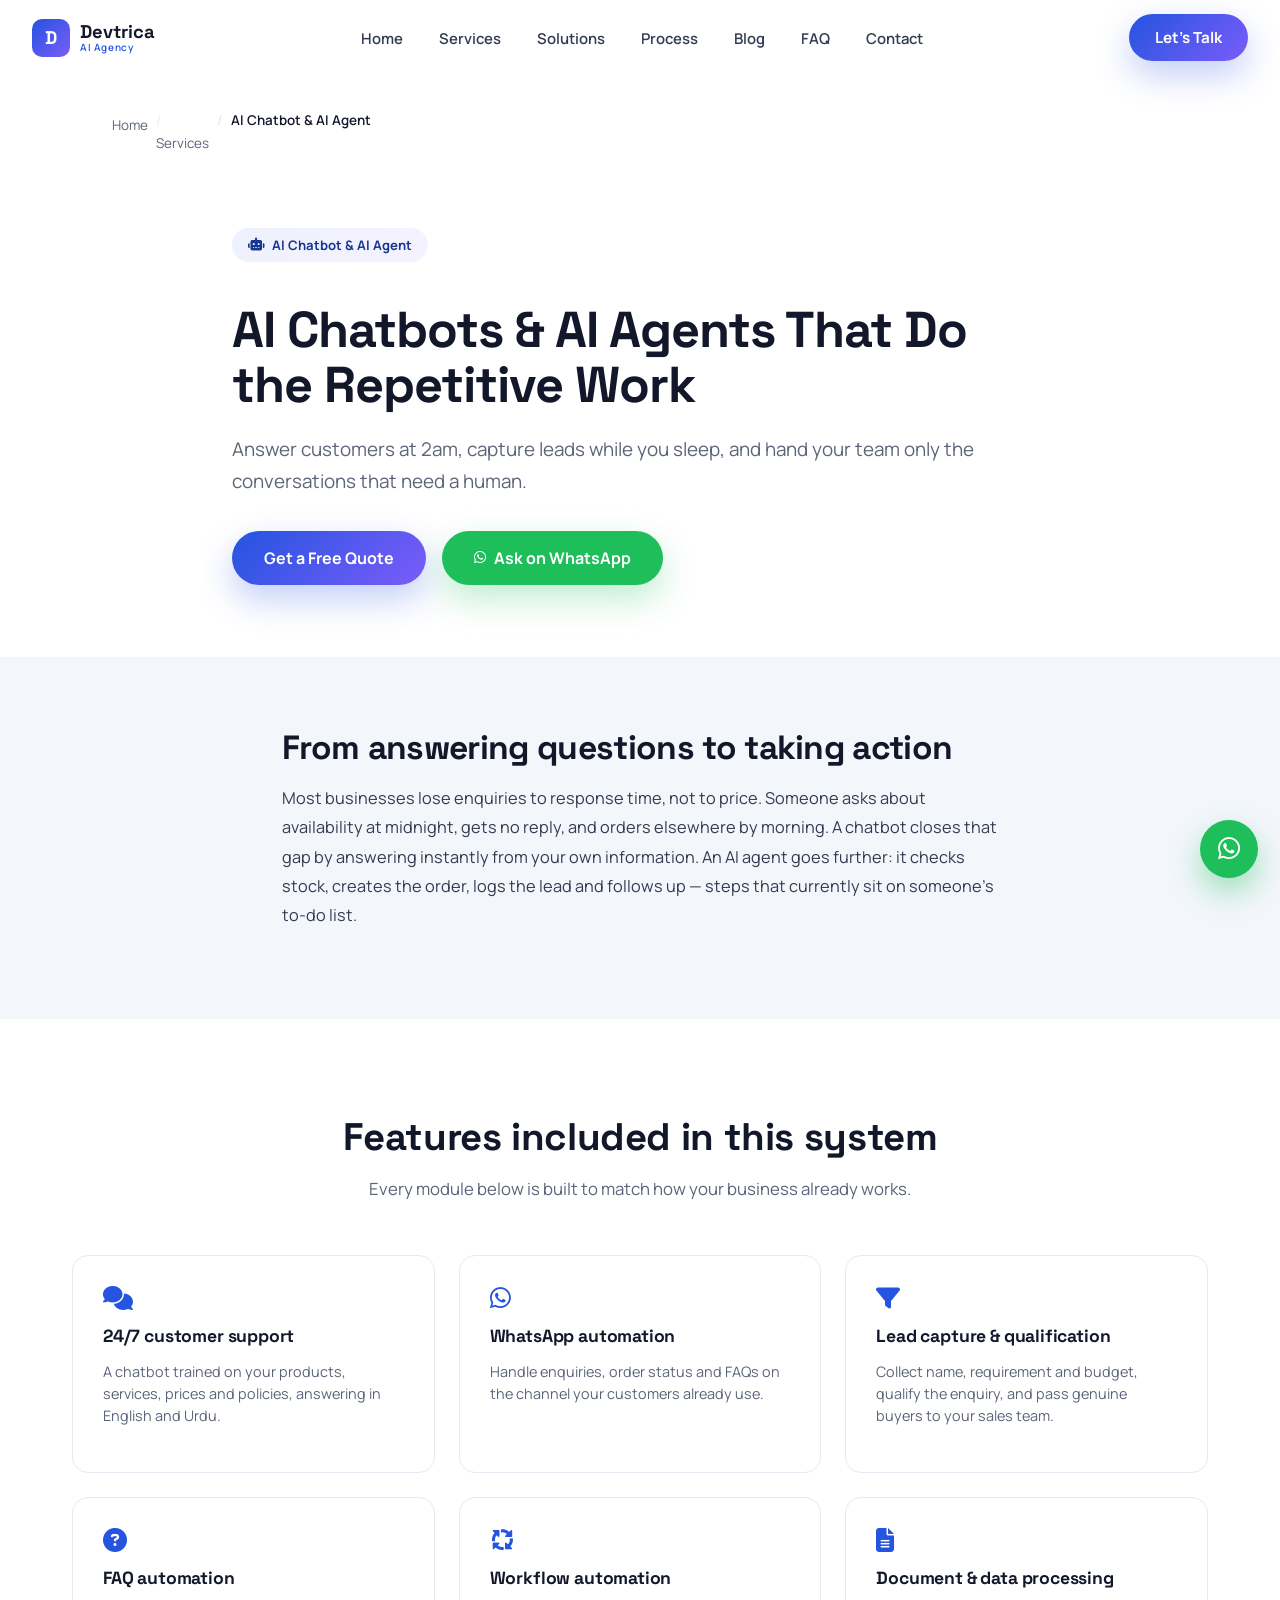
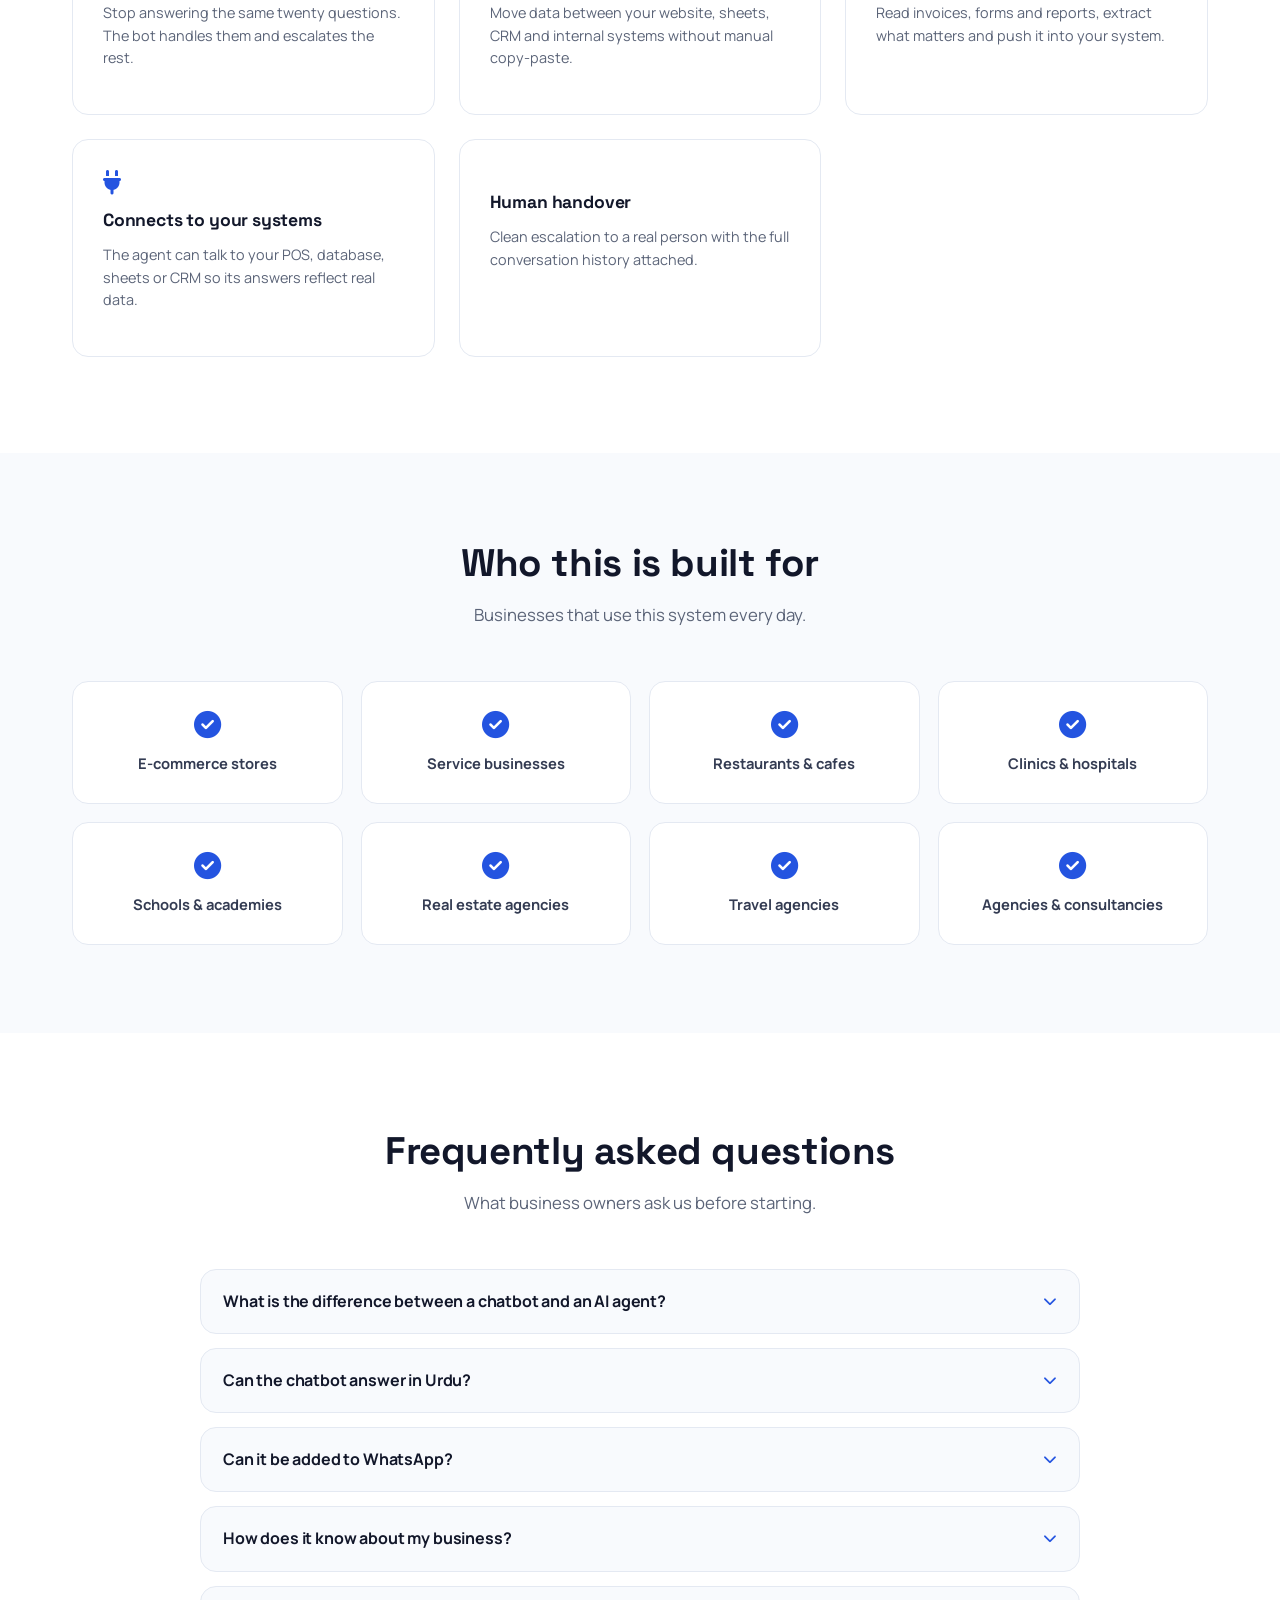
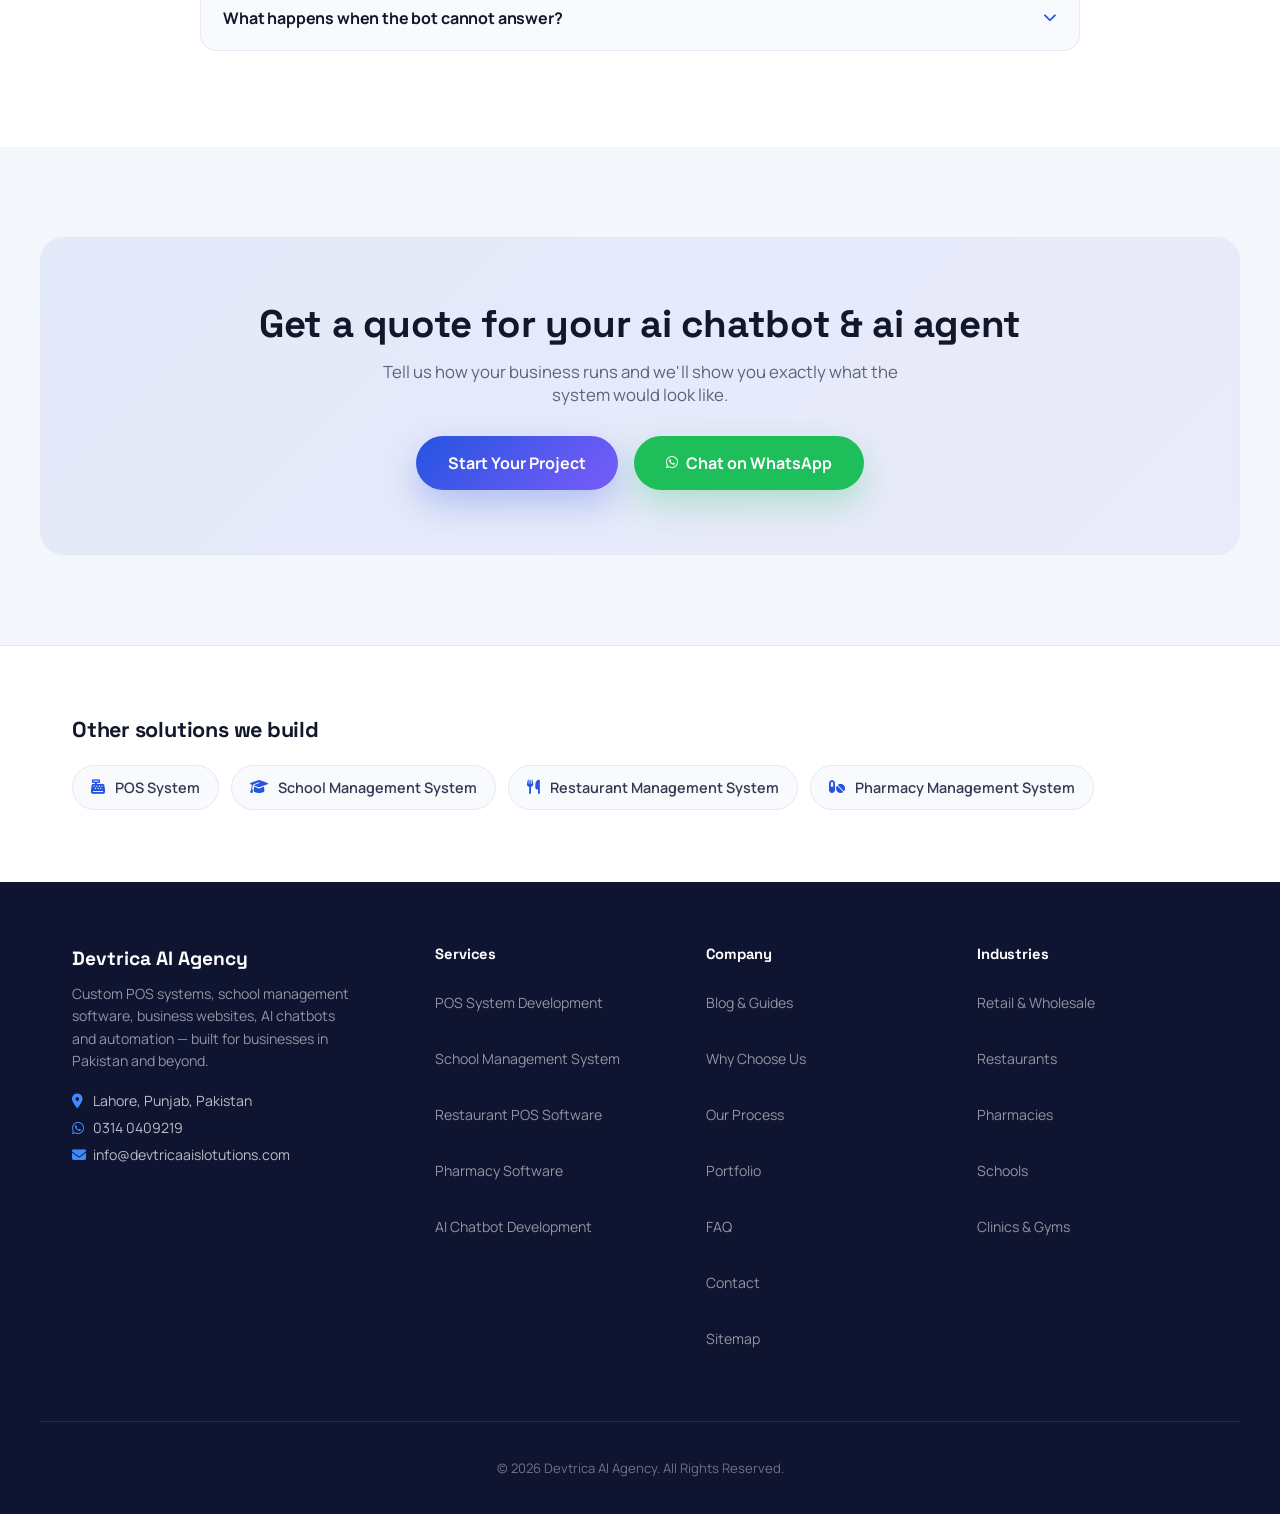
<file: ai-chatbot-development.html>
<!DOCTYPE html>
<html lang="en" dir="ltr">
<head>
<meta charset="UTF-8">
<meta name="viewport" content="width=device-width, initial-scale=1.0, viewport-fit=cover">
<title>AI Chatbot Development &amp; AI Agents in Pakistan | Devtrica</title>
<meta name="description" content="AI chatbots and AI agents for 24/7 website and WhatsApp support, lead capture, FAQ automation and custom business workflow automation.">
<meta name="keywords" content="AI chatbot development, AI chatbot company Pakistan, WhatsApp chatbot, website chatbot, AI agent development, business automation with AI, customer support automation, lead generation chatbot, AI workflow automation, custom AI solutions">
<meta name="author" content="Devtrica AI Agency">
<meta name="robots" content="index, follow, max-snippet:-1, max-image-preview:large">
<link rel="canonical" href="https://devtricaaislotutions.com/ai-chatbot-development.html">
<link rel="alternate" hreflang="en" href="https://devtricaaislotutions.com/ai-chatbot-development.html">
<link rel="alternate" hreflang="x-default" href="https://devtricaaislotutions.com/ai-chatbot-development.html">

<meta name="geo.region" content="PK-PB">
<meta name="geo.placename" content="Lahore, Punjab, Pakistan">
<meta name="geo.position" content="31.5204;74.3587">

<meta property="og:site_name" content="Devtrica AI Agency">
<meta property="og:type" content="website">
<meta property="og:locale" content="en_PK">
<meta property="og:url" content="https://devtricaaislotutions.com/ai-chatbot-development.html">
<meta property="og:title" content="AI Chatbot Development &amp; AI Agents in Pakistan | Devtrica">
<meta property="og:description" content="AI chatbots and AI agents for 24/7 website and WhatsApp support, lead capture, FAQ automation and custom business workflow automation.">
<meta property="og:image" content="https://devtricaaislotutions.com/assets/og-image.jpg">
<meta property="og:image:width" content="1200">
<meta property="og:image:height" content="630">
<meta name="twitter:card" content="summary_large_image">
<meta name="twitter:title" content="AI Chatbot Development &amp; AI Agents in Pakistan | Devtrica">
<meta name="twitter:description" content="AI chatbots and AI agents for 24/7 website and WhatsApp support, lead capture, FAQ automation and custom business workflow automation.">
<meta name="twitter:image" content="https://devtricaaislotutions.com/assets/og-image.jpg">

<meta name="theme-color" content="#2454E0">
<meta name="apple-mobile-web-app-capable" content="yes">
<meta name="apple-mobile-web-app-title" content="Devtrica">
<link rel="icon" href="/favicon.ico" sizes="any">
<link rel="icon" type="image/png" sizes="32x32" href="/assets/favicon-32x32.png">
<link rel="apple-touch-icon" sizes="180x180" href="/assets/apple-touch-icon.png">
<link rel="manifest" href="/site.webmanifest">

<link rel="preconnect" href="https://fonts.googleapis.com">
<link rel="preconnect" href="https://fonts.gstatic.com" crossorigin>
<link href="https://fonts.googleapis.com/css2?family=Manrope:wght@400;500;600;700;800&family=Space+Grotesk:wght@500;600;700&display=swap" rel="stylesheet">
<link rel="stylesheet" href="https://cdnjs.cloudflare.com/ajax/libs/font-awesome/6.5.1/css/all.min.css" media="print" onload="this.media='all'">
<noscript><link rel="stylesheet" href="https://cdnjs.cloudflare.com/ajax/libs/font-awesome/6.5.1/css/all.min.css"></noscript>
<link rel="stylesheet" href="style.css">

<script type="application/ld+json">
{
  "@context": "https://schema.org",
  "@graph": [
    {
      "@type": "Service",
      "@id": "https://devtricaaislotutions.com/ai-chatbot-development.html#service",
      "name": "AI Chatbot and AI Agent Development",
      "serviceType": "AI Chatbot and AI Agent Development",
      "description": "AI chatbot development and AI agent automation in Pakistan \u2014 24/7 website and WhatsApp chatbots, lead capture, FAQ automation and custom AI workflows for business.",
      "url": "https://devtricaaislotutions.com/ai-chatbot-development.html",
      "provider": {
        "@type": "Organization",
        "name": "Devtrica AI Agency",
        "url": "https://devtricaaislotutions.com/",
        "telephone": "+92-314-0409219",
        "address": {
          "@type": "PostalAddress",
          "addressLocality": "Lahore",
          "addressRegion": "Punjab",
          "addressCountry": "PK"
        }
      },
      "areaServed": {
        "@type": "Country",
        "name": "Pakistan"
      },
      "audience": {
        "@type": "BusinessAudience",
        "name": "Small and medium businesses"
      },
      "hasOfferCatalog": {
        "@type": "OfferCatalog",
        "name": "AI Chatbot and AI Agent Development features",
        "itemListElement": [
          {
            "@type": "Offer",
            "itemOffered": {
              "@type": "Service",
              "name": "24/7 customer support"
            }
          },
          {
            "@type": "Offer",
            "itemOffered": {
              "@type": "Service",
              "name": "WhatsApp automation"
            }
          },
          {
            "@type": "Offer",
            "itemOffered": {
              "@type": "Service",
              "name": "Lead capture and qualification"
            }
          },
          {
            "@type": "Offer",
            "itemOffered": {
              "@type": "Service",
              "name": "FAQ automation"
            }
          },
          {
            "@type": "Offer",
            "itemOffered": {
              "@type": "Service",
              "name": "Workflow automation"
            }
          },
          {
            "@type": "Offer",
            "itemOffered": {
              "@type": "Service",
              "name": "Document and data processing"
            }
          },
          {
            "@type": "Offer",
            "itemOffered": {
              "@type": "Service",
              "name": "Connects to your systems"
            }
          },
          {
            "@type": "Offer",
            "itemOffered": {
              "@type": "Service",
              "name": "Human handover"
            }
          }
        ]
      }
    },
    {
      "@type": "WebPage",
      "@id": "https://devtricaaislotutions.com/ai-chatbot-development.html#webpage",
      "url": "https://devtricaaislotutions.com/ai-chatbot-development.html",
      "name": "AI Chatbot Development & AI Agents in Pakistan | Devtrica AI Agency",
      "description": "AI chatbot development and AI agent automation in Pakistan \u2014 24/7 website and WhatsApp chatbots, lead capture, FAQ automation and custom AI workflows for business.",
      "inLanguage": "en",
      "dateModified": "2026-09-16"
    },
    {
      "@type": "BreadcrumbList",
      "itemListElement": [
        {
          "@type": "ListItem",
          "position": 1,
          "name": "Home",
          "item": "https://devtricaaislotutions.com/"
        },
        {
          "@type": "ListItem",
          "position": 2,
          "name": "Services",
          "item": "https://devtricaaislotutions.com/#services"
        },
        {
          "@type": "ListItem",
          "position": 3,
          "name": "AI Chatbot & AI Agent",
          "item": "https://devtricaaislotutions.com/ai-chatbot-development.html"
        }
      ]
    },
    {
      "@type": "FAQPage",
      "mainEntity": [
        {
          "@type": "Question",
          "name": "What is the difference between a chatbot and an AI agent?",
          "acceptedAnswer": {
            "@type": "Answer",
            "text": "A chatbot answers questions. An AI agent takes action \u2014 checking inventory, creating an order, logging a lead or following up \u2014 without a person doing it manually."
          }
        },
        {
          "@type": "Question",
          "name": "Can the chatbot answer in Urdu?",
          "acceptedAnswer": {
            "@type": "Answer",
            "text": "Yes. The chatbot can reply in English, Urdu or Roman Urdu depending on how the customer writes."
          }
        },
        {
          "@type": "Question",
          "name": "Can it be added to WhatsApp?",
          "acceptedAnswer": {
            "@type": "Answer",
            "text": "Yes. We can deploy on your website, on WhatsApp through the official Business API, or both with shared conversation history."
          }
        },
        {
          "@type": "Question",
          "name": "How does it know about my business?",
          "acceptedAnswer": {
            "@type": "Answer",
            "text": "We train it on your own material: product lists, prices, services, policies and past customer questions. It answers from that, not from guesswork."
          }
        },
        {
          "@type": "Question",
          "name": "What happens when the bot cannot answer?",
          "acceptedAnswer": {
            "@type": "Answer",
            "text": "It hands the conversation to your team with the full history, so the customer never has to repeat themselves."
          }
        }
      ]
    }
  ]
}
</script>
</head>
<body class="lp-body">

<a href="#main" class="skip-link">Skip to main content</a>

<header class="navbar scrolled" id="navbar">
  <div class="nav-inner">
    <a href="index.html" class="nav-logo">
      <span class="logo-mark">D</span>
      <span class="logo-text">Devtrica<span class="logo-sub">AI Agency</span></span>
    </a>
    <nav class="nav-links" id="navLinks" aria-label="Primary navigation">
      <a href="index.html#home" class="nav-link">Home</a>
      <a href="index.html#services" class="nav-link">Services</a>
      <a href="index.html#solutions" class="nav-link">Solutions</a>
      <a href="index.html#process" class="nav-link">Process</a>
      <a href="blog.html" class="nav-link">Blog</a>
      <a href="index.html#faq" class="nav-link">FAQ</a>
      <a href="index.html#contact" class="nav-link">Contact</a>
    </nav>
    <a href="index.html#contact" class="btn btn-primary nav-cta">Let's Talk</a>
    <button class="hamburger" id="hamburger" aria-label="Toggle navigation menu" aria-expanded="false">
      <span></span><span></span><span></span>
    </button>
  </div>
  <nav class="mobile-menu" id="mobileMenu" aria-label="Mobile navigation">
    <a href="index.html#home" class="mobile-link">Home</a>
    <a href="index.html#services" class="mobile-link">Services</a>
    <a href="index.html#solutions" class="mobile-link">Solutions</a>
    <a href="index.html#process" class="mobile-link">Process</a>
    <a href="blog.html" class="mobile-link">Blog</a>
    <a href="index.html#faq" class="mobile-link">FAQ</a>
    <a href="index.html#contact" class="mobile-link">Contact</a>
    <a href="index.html#contact" class="btn btn-primary mobile-cta">Let's Talk</a>
  </nav>
</header>

<main id="main">

<nav class="breadcrumb-bar" aria-label="Breadcrumb">
  <div class="section-inner">
    <ol class="breadcrumb">
      <li><a href="index.html">Home</a></li>
      <li><a href="index.html#services">Services</a></li>
      <li aria-current="page">AI Chatbot & AI Agent</li>
    </ol>
  </div>
</nav>

<section class="lp-hero">
  <div class="section-inner lp-hero-inner">
    <p class="eyebrow-pill"><i class="fa-solid fa-robot" aria-hidden="true"></i> AI Chatbot & AI Agent</p>
    <h1>AI Chatbots &amp; AI Agents That Do the Repetitive Work</h1>
    <p class="lp-lead">Answer customers at 2am, capture leads while you sleep, and hand your team only the conversations that need a human.</p>
    <div class="hero-actions">
      <a href="index.html#contact" class="btn btn-primary btn-lg">Get a Free Quote</a>
      <a href="https://wa.me/923140409219" target="_blank" rel="noopener" class="btn btn-whatsapp btn-lg"><i class="fa-brands fa-whatsapp" aria-hidden="true"></i> Ask on WhatsApp</a>
    </div>
  </div>
</section>

<section class="lp-intro">
  <div class="section-inner lp-narrow">
    <h2>From answering questions to taking action</h2>
    <p>Most businesses lose enquiries to response time, not to price. Someone asks about availability at midnight, gets no reply, and orders elsewhere by morning. A chatbot closes that gap by answering instantly from your own information. An AI agent goes further: it checks stock, creates the order, logs the lead and follows up — steps that currently sit on someone's to-do list.</p>
  </div>
</section>

<section class="lp-features" id="features">
  <div class="section-inner">
    <div class="section-head reveal">
      <h2>Features included in this system</h2>
      <p>Every module below is built to match how your business already works.</p>
    </div>
    <div class="why-grid">
      <div class="why-card reveal">
        <i class="fa-solid fa-comments" aria-hidden="true"></i>
        <h3>24/7 customer support</h3>
        <p>A chatbot trained on your products, services, prices and policies, answering in English and Urdu.</p>
      </div>
      <div class="why-card reveal">
        <i class="fa-brands fa-whatsapp" aria-hidden="true"></i>
        <h3>WhatsApp automation</h3>
        <p>Handle enquiries, order status and FAQs on the channel your customers already use.</p>
      </div>
      <div class="why-card reveal">
        <i class="fa-solid fa-filter" aria-hidden="true"></i>
        <h3>Lead capture &amp; qualification</h3>
        <p>Collect name, requirement and budget, qualify the enquiry, and pass genuine buyers to your sales team.</p>
      </div>
      <div class="why-card reveal">
        <i class="fa-solid fa-circle-question" aria-hidden="true"></i>
        <h3>FAQ automation</h3>
        <p>Stop answering the same twenty questions. The bot handles them and escalates the rest.</p>
      </div>
      <div class="why-card reveal">
        <i class="fa-solid fa-arrows-spin" aria-hidden="true"></i>
        <h3>Workflow automation</h3>
        <p>Move data between your website, sheets, CRM and internal systems without manual copy-paste.</p>
      </div>
      <div class="why-card reveal">
        <i class="fa-solid fa-file-lines" aria-hidden="true"></i>
        <h3>Document &amp; data processing</h3>
        <p>Read invoices, forms and reports, extract what matters and push it into your system.</p>
      </div>
      <div class="why-card reveal">
        <i class="fa-solid fa-plug" aria-hidden="true"></i>
        <h3>Connects to your systems</h3>
        <p>The agent can talk to your POS, database, sheets or CRM so its answers reflect real data.</p>
      </div>
      <div class="why-card reveal">
        <i class="fa-solid fa-user-headset" aria-hidden="true"></i>
        <h3>Human handover</h3>
        <p>Clean escalation to a real person with the full conversation history attached.</p>
      </div>
    </div>
  </div>
</section>

<section class="lp-who">
  <div class="section-inner">
    <div class="section-head reveal">
      <h2>Who this is built for</h2>
      <p>Businesses that use this system every day.</p>
    </div>
    <div class="biz-grid">
      <div class="biz-card reveal"><i class="fa-solid fa-circle-check" aria-hidden="true"></i><span>E-commerce stores</span></div>
      <div class="biz-card reveal"><i class="fa-solid fa-circle-check" aria-hidden="true"></i><span>Service businesses</span></div>
      <div class="biz-card reveal"><i class="fa-solid fa-circle-check" aria-hidden="true"></i><span>Restaurants &amp; cafes</span></div>
      <div class="biz-card reveal"><i class="fa-solid fa-circle-check" aria-hidden="true"></i><span>Clinics &amp; hospitals</span></div>
      <div class="biz-card reveal"><i class="fa-solid fa-circle-check" aria-hidden="true"></i><span>Schools &amp; academies</span></div>
      <div class="biz-card reveal"><i class="fa-solid fa-circle-check" aria-hidden="true"></i><span>Real estate agencies</span></div>
      <div class="biz-card reveal"><i class="fa-solid fa-circle-check" aria-hidden="true"></i><span>Travel agencies</span></div>
      <div class="biz-card reveal"><i class="fa-solid fa-circle-check" aria-hidden="true"></i><span>Agencies &amp; consultancies</span></div>
    </div>
  </div>
</section>

<section class="faq-section" id="faq">
  <div class="section-inner">
    <div class="section-head reveal">
      <h2>Frequently asked questions</h2>
      <p>What business owners ask us before starting.</p>
    </div>
    <div class="faq-list reveal">
      <details class="faq-item">
        <summary><h3>What is the difference between a chatbot and an AI agent?</h3><i class="fa-solid fa-chevron-down" aria-hidden="true"></i></summary>
        <div class="faq-answer"><p>A chatbot answers questions. An AI agent takes action — checking inventory, creating an order, logging a lead or following up — without a person doing it manually.</p></div>
      </details>
      <details class="faq-item">
        <summary><h3>Can the chatbot answer in Urdu?</h3><i class="fa-solid fa-chevron-down" aria-hidden="true"></i></summary>
        <div class="faq-answer"><p>Yes. The chatbot can reply in English, Urdu or Roman Urdu depending on how the customer writes.</p></div>
      </details>
      <details class="faq-item">
        <summary><h3>Can it be added to WhatsApp?</h3><i class="fa-solid fa-chevron-down" aria-hidden="true"></i></summary>
        <div class="faq-answer"><p>Yes. We can deploy on your website, on WhatsApp through the official Business API, or both with shared conversation history.</p></div>
      </details>
      <details class="faq-item">
        <summary><h3>How does it know about my business?</h3><i class="fa-solid fa-chevron-down" aria-hidden="true"></i></summary>
        <div class="faq-answer"><p>We train it on your own material: product lists, prices, services, policies and past customer questions. It answers from that, not from guesswork.</p></div>
      </details>
      <details class="faq-item">
        <summary><h3>What happens when the bot cannot answer?</h3><i class="fa-solid fa-chevron-down" aria-hidden="true"></i></summary>
        <div class="faq-answer"><p>It hands the conversation to your team with the full history, so the customer never has to repeat themselves.</p></div>
      </details>
    </div>
  </div>
</section>

<section class="cta-section">
  <div class="section-inner cta-inner reveal">
    <h2>Get a quote for your ai chatbot & ai agent</h2>
    <p>Tell us how your business runs and we'll show you exactly what the system would look like.</p>
    <div class="cta-actions">
      <a href="index.html#contact" class="btn btn-primary btn-lg">Start Your Project</a>
      <a href="https://wa.me/923140409219" target="_blank" rel="noopener" class="btn btn-whatsapp btn-lg"><i class="fa-brands fa-whatsapp" aria-hidden="true"></i> Chat on WhatsApp</a>
    </div>
  </div>
</section>

<section class="lp-related">
  <div class="section-inner">
    <h2>Other solutions we build</h2>
    <div class="related-links">
      <a href="pos-system.html" class="related-link"><i class="fa-solid fa-cash-register" aria-hidden="true"></i><span>POS System</span></a>
      <a href="school-management-system.html" class="related-link"><i class="fa-solid fa-graduation-cap" aria-hidden="true"></i><span>School Management System</span></a>
      <a href="restaurant-management-system.html" class="related-link"><i class="fa-solid fa-utensils" aria-hidden="true"></i><span>Restaurant Management System</span></a>
      <a href="pharmacy-management-system.html" class="related-link"><i class="fa-solid fa-pills" aria-hidden="true"></i><span>Pharmacy Management System</span></a>
    </div>
  </div>
</section>

</main>

<footer class="footer">
  <div class="section-inner footer-inner">
    <div class="footer-brand">
      <span class="footer-logo">Devtrica AI Agency</span>
      <p>Custom POS systems, school management software, business websites, AI chatbots and automation — built for businesses in Pakistan and beyond.</p>
      <address class="footer-nap">
        <span><i class="fa-solid fa-location-dot" aria-hidden="true"></i> Lahore, Punjab, Pakistan</span>
        <a href="https://wa.me/923140409219" rel="noopener"><i class="fa-brands fa-whatsapp" aria-hidden="true"></i> 0314 0409219</a>
        <a href="mailto:info@devtricaaislotutions.com"><i class="fa-solid fa-envelope" aria-hidden="true"></i> info@devtricaaislotutions.com</a>
      </address>
    </div>
    <nav class="footer-col" aria-label="Services">
      <h4>Services</h4>
      <a href="pos-system.html">POS System Development</a>
      <a href="school-management-system.html">School Management System</a>
      <a href="restaurant-management-system.html">Restaurant POS Software</a>
      <a href="pharmacy-management-system.html">Pharmacy Software</a>
      <a href="ai-chatbot-development.html">AI Chatbot Development</a>
    </nav>
    <nav class="footer-col" aria-label="Company">
      <h4>Company</h4>
      <a href="blog.html">Blog &amp; Guides</a>
      <a href="index.html#why-us">Why Choose Us</a>
      <a href="index.html#process">Our Process</a>
      <a href="index.html#portfolio">Portfolio</a>
      <a href="index.html#faq">FAQ</a>
      <a href="index.html#contact">Contact</a>
      <a href="/sitemap.xml">Sitemap</a>
    </nav>
    <nav class="footer-col" aria-label="Industries">
      <h4>Industries</h4>
      <a href="index.html#solutions">Retail &amp; Wholesale</a>
      <a href="restaurant-management-system.html">Restaurants</a>
      <a href="pharmacy-management-system.html">Pharmacies</a>
      <a href="school-management-system.html">Schools</a>
      <a href="index.html#contact">Clinics &amp; Gyms</a>
    </nav>
  </div>
  <div class="footer-bottom">
    <p>&copy; 2026 Devtrica AI Agency. All Rights Reserved.</p>
  </div>
</footer>

<a href="https://wa.me/923140409219" target="_blank" rel="noopener" class="whatsapp-float" aria-label="Chat on WhatsApp">
  <i class="fa-brands fa-whatsapp" aria-hidden="true"></i>
</a>

<script src="script.js" defer></script>
</body>
</html>
</file>
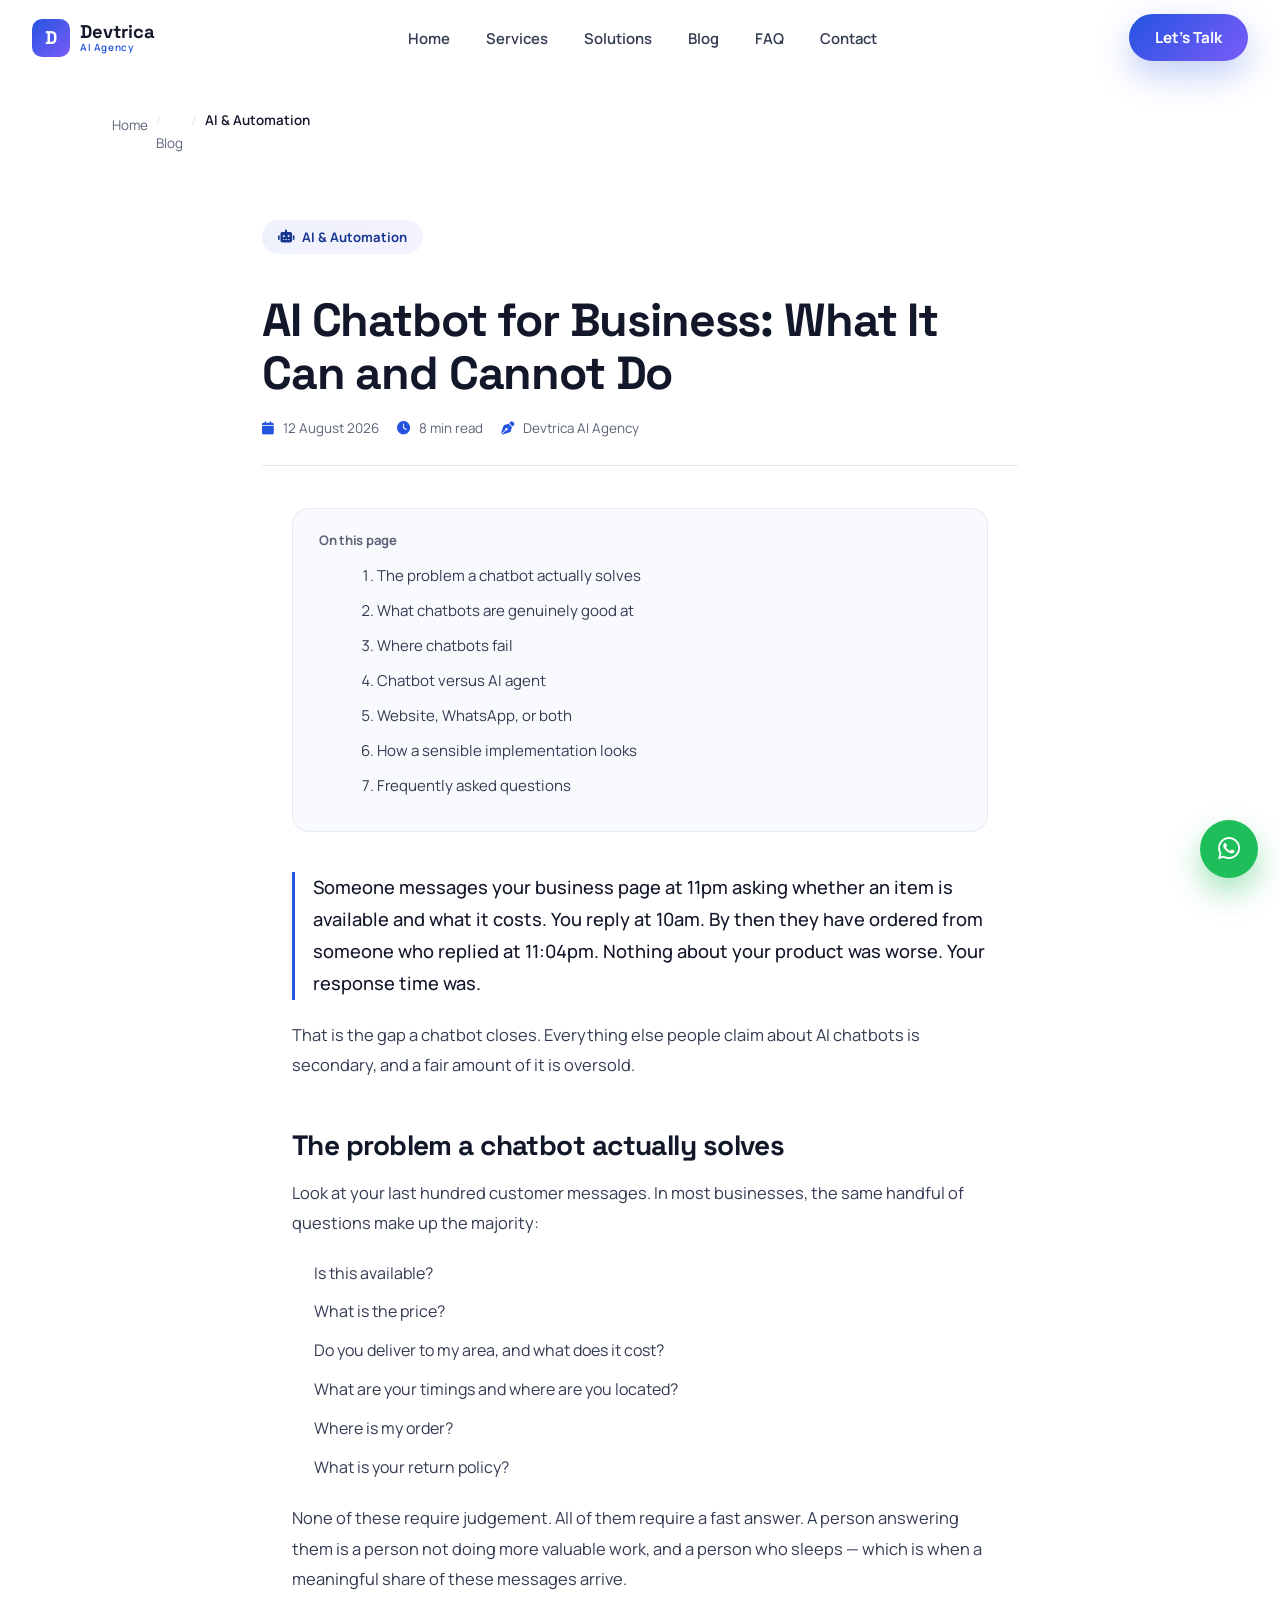
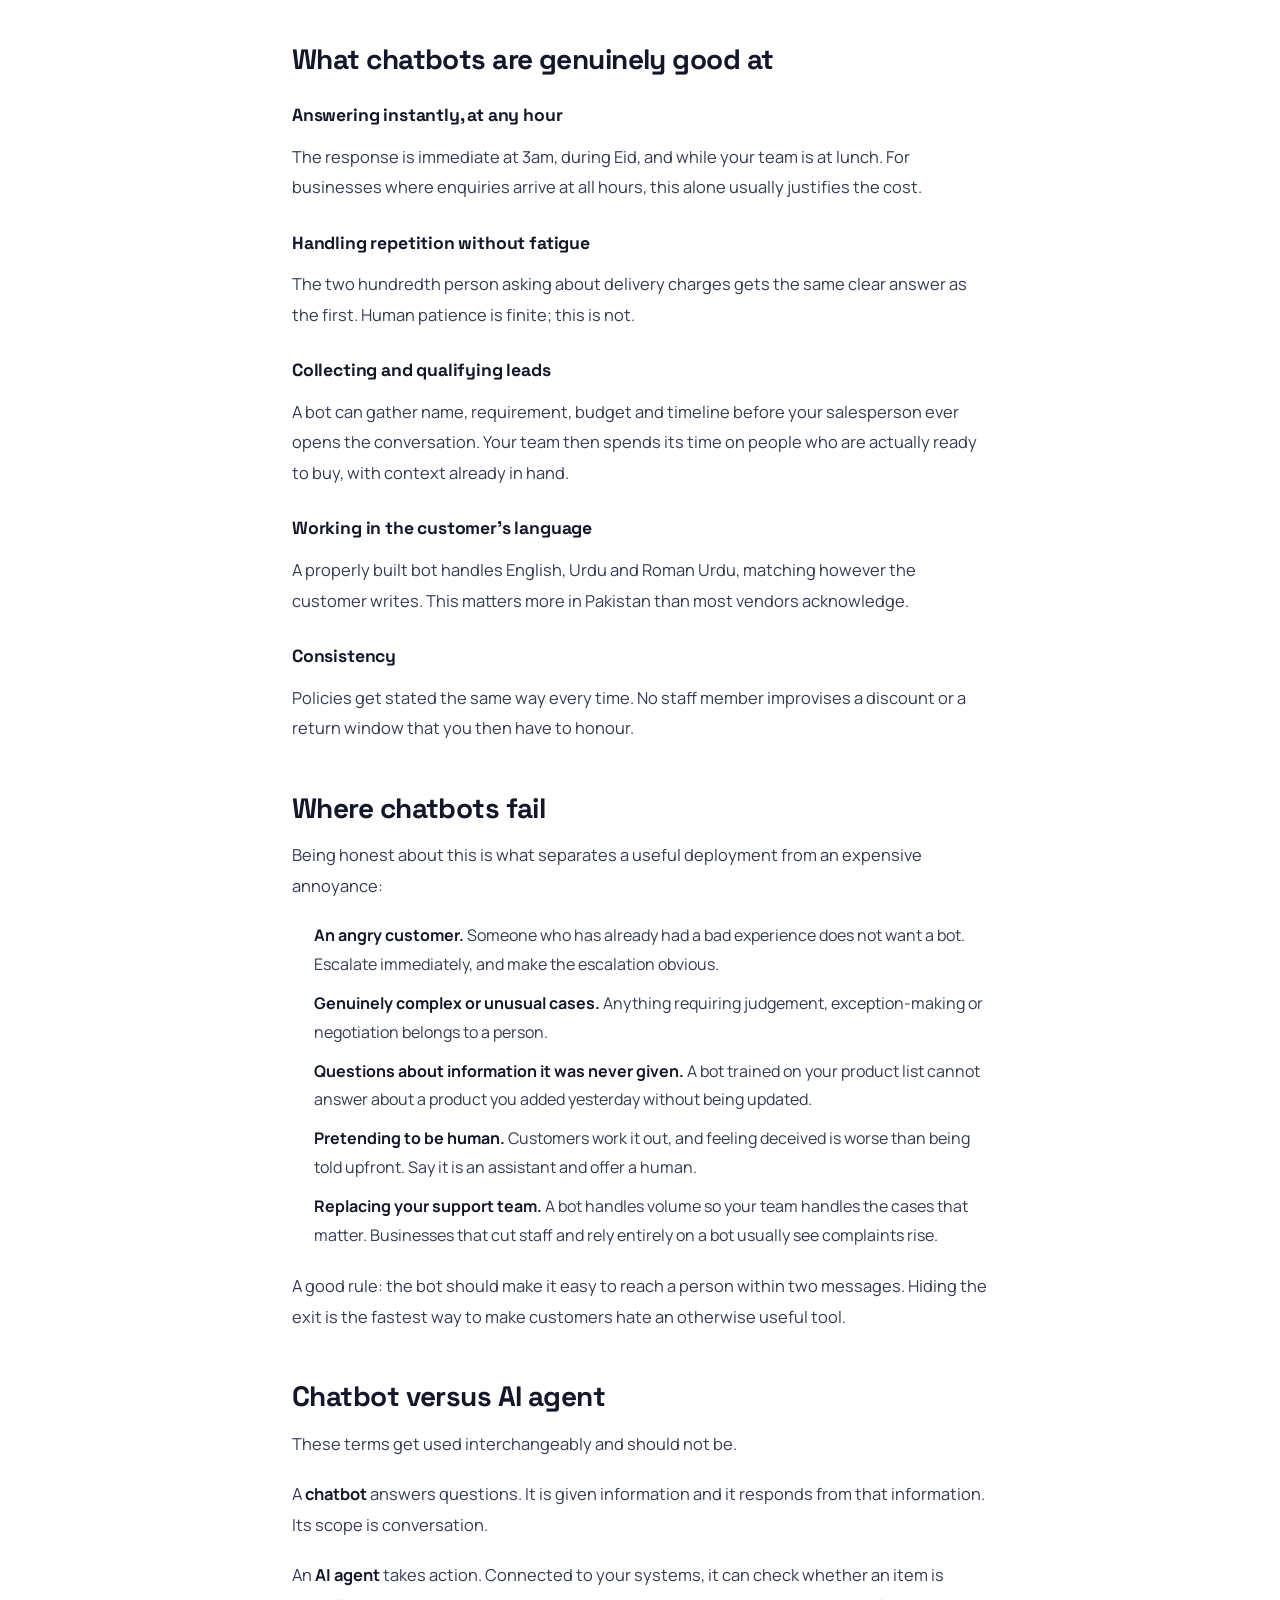
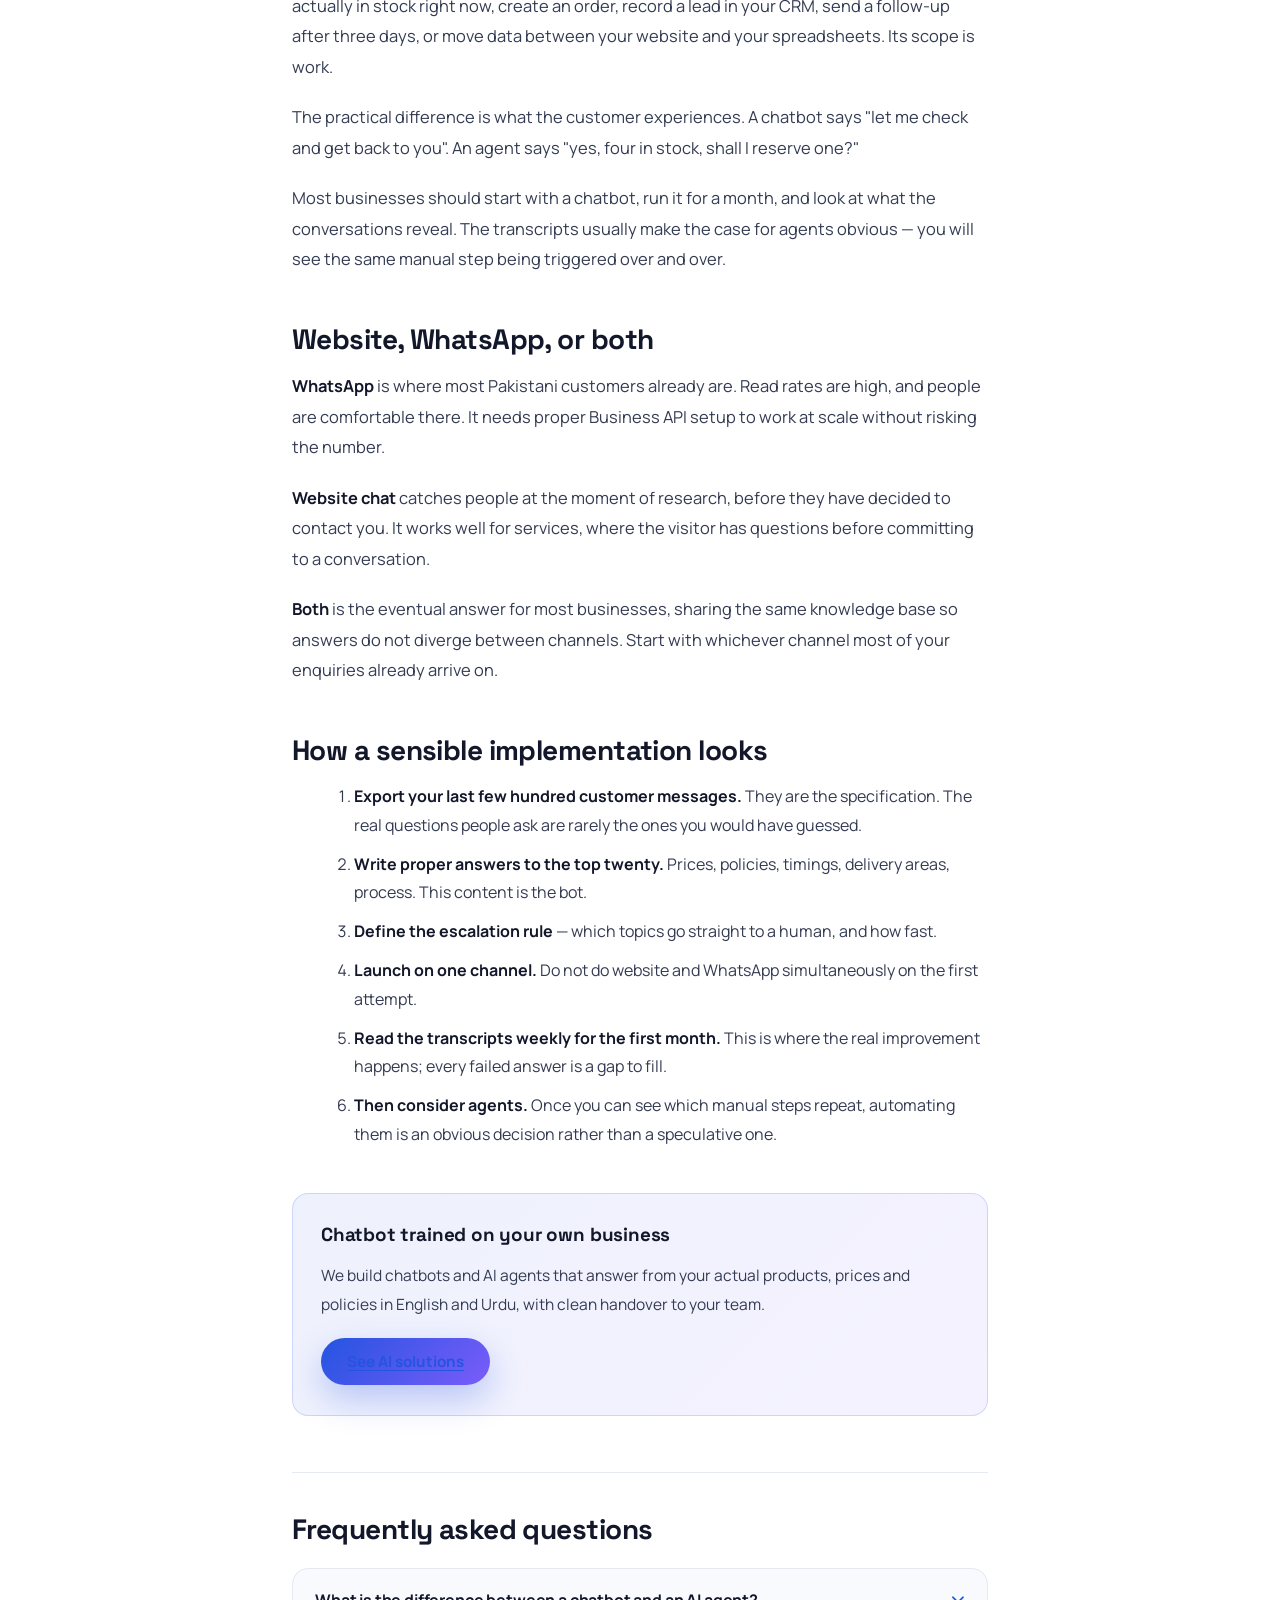
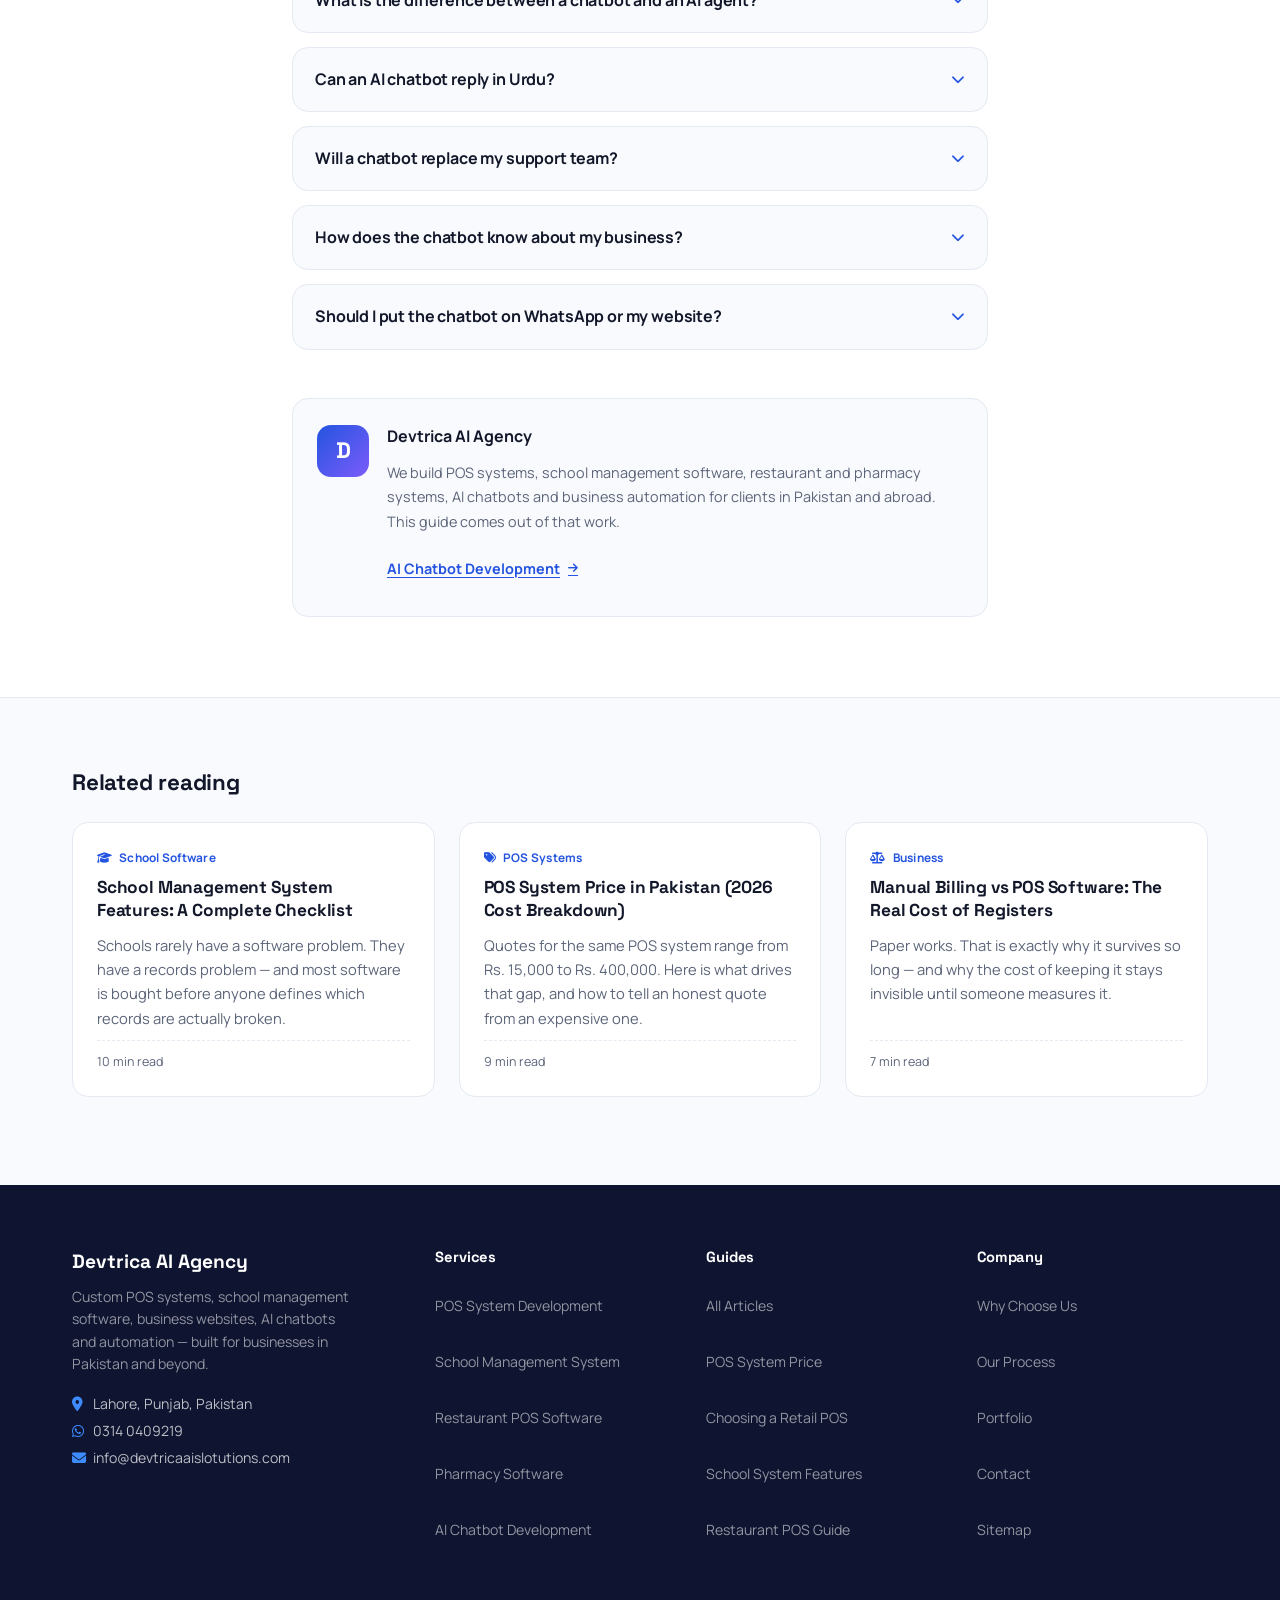
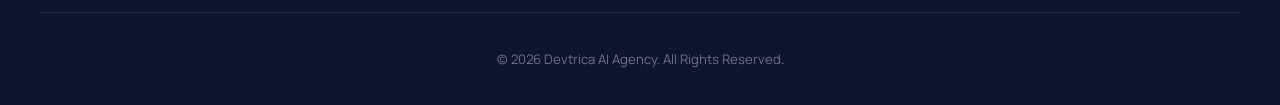
<file: ai-chatbot-for-business.html>
<!DOCTYPE html>
<html lang="en" dir="ltr">
<head>
<meta charset="UTF-8">
<meta name="viewport" content="width=device-width, initial-scale=1.0, viewport-fit=cover">
<meta name="theme-color" content="#2454E0">
<meta name="apple-mobile-web-app-capable" content="yes">
<meta name="apple-mobile-web-app-title" content="Devtrica">
<link rel="icon" href="/favicon.ico" sizes="any">
<link rel="icon" type="image/png" sizes="32x32" href="/assets/favicon-32x32.png">
<link rel="apple-touch-icon" sizes="180x180" href="/assets/apple-touch-icon.png">
<link rel="manifest" href="/site.webmanifest">
<link rel="preconnect" href="https://fonts.googleapis.com">
<link rel="preconnect" href="https://fonts.gstatic.com" crossorigin>
<link href="https://fonts.googleapis.com/css2?family=Manrope:wght@400;500;600;700;800&family=Space+Grotesk:wght@500;600;700&display=swap" rel="stylesheet">
<link rel="stylesheet" href="https://cdnjs.cloudflare.com/ajax/libs/font-awesome/6.5.1/css/all.min.css" media="print" onload="this.media='all'">
<noscript><link rel="stylesheet" href="https://cdnjs.cloudflare.com/ajax/libs/font-awesome/6.5.1/css/all.min.css"></noscript>
<link rel="stylesheet" href="style.css">
<title>AI Chatbot for Business: What It Can and Can't Do | Devtrica</title>
<meta name="description" content="A realistic guide to AI chatbots for business in Pakistan — what they automate, where they fail, chatbot vs AI agent, and how to decide.">
<meta name="keywords" content="AI chatbot for business, AI chatbot development Pakistan, WhatsApp chatbot, customer support automation, AI agent, business automation, lead generation chatbot, chatbot cost">
<meta name="author" content="Devtrica AI Agency">
<meta name="robots" content="index, follow, max-snippet:-1, max-image-preview:large">
<link rel="canonical" href="https://devtricaaislotutions.com/ai-chatbot-for-business.html">
<link rel="alternate" hreflang="en" href="https://devtricaaislotutions.com/ai-chatbot-for-business.html">
<link rel="alternate" hreflang="x-default" href="https://devtricaaislotutions.com/ai-chatbot-for-business.html">

<meta property="og:site_name" content="Devtrica AI Agency">
<meta property="og:type" content="article">
<meta property="og:locale" content="en_PK">
<meta property="og:url" content="https://devtricaaislotutions.com/ai-chatbot-for-business.html">
<meta property="og:title" content="AI Chatbot for Business: What It Can and Cannot Do">
<meta property="og:description" content="A realistic guide to AI chatbots for business in Pakistan — what they automate, where they fail, chatbot vs AI agent, and how to decide.">
<meta property="og:image" content="https://devtricaaislotutions.com/assets/og-image.jpg">
<meta property="og:image:width" content="1200">
<meta property="og:image:height" content="630">
<meta property="article:published_time" content="2026-08-12">
<meta property="article:section" content="AI & Automation">
<meta name="twitter:card" content="summary_large_image">
<meta name="twitter:title" content="AI Chatbot for Business: What It Can and Cannot Do">
<meta name="twitter:description" content="A realistic guide to AI chatbots for business in Pakistan — what they automate, where they fail, chatbot vs AI agent, and how to decide.">
<meta name="twitter:image" content="https://devtricaaislotutions.com/assets/og-image.jpg">

<script type="application/ld+json">
{
  "@context": "https://schema.org",
  "@graph": [
    {
      "@type": "BlogPosting",
      "@id": "https://devtricaaislotutions.com/ai-chatbot-for-business.html#article",
      "headline": "AI Chatbot for Business: What It Can and Cannot Do",
      "description": "A realistic guide to AI chatbots for business in Pakistan \u2014 what they actually automate, where they fail, chatbot versus AI agent, and how to decide if you need one.",
      "articleSection": "AI & Automation",
      "url": "https://devtricaaislotutions.com/ai-chatbot-for-business.html",
      "mainEntityOfPage": {
        "@type": "WebPage",
        "@id": "https://devtricaaislotutions.com/ai-chatbot-for-business.html"
      },
      "image": "https://devtricaaislotutions.com/assets/og-image.jpg",
      "datePublished": "2026-08-12",
      "dateModified": "2026-08-12",
      "wordCount": 898,
      "inLanguage": "en",
      "keywords": "AI chatbot for business, AI chatbot development Pakistan, WhatsApp chatbot, customer support automation, AI agent, business automation, lead generation chatbot, chatbot cost",
      "author": {
        "@type": "Organization",
        "name": "Devtrica AI Agency",
        "url": "https://devtricaaislotutions.com/"
      },
      "publisher": {
        "@type": "Organization",
        "name": "Devtrica AI Agency",
        "url": "https://devtricaaislotutions.com/",
        "logo": {
          "@type": "ImageObject",
          "url": "https://devtricaaislotutions.com/assets/icon-512.png"
        }
      },
      "isPartOf": {
        "@type": "Blog",
        "@id": "https://devtricaaislotutions.com/blog.html#blog",
        "name": "Devtrica Blog"
      }
    },
    {
      "@type": "BreadcrumbList",
      "itemListElement": [
        {
          "@type": "ListItem",
          "position": 1,
          "name": "Home",
          "item": "https://devtricaaislotutions.com/"
        },
        {
          "@type": "ListItem",
          "position": 2,
          "name": "Blog",
          "item": "https://devtricaaislotutions.com/blog.html"
        },
        {
          "@type": "ListItem",
          "position": 3,
          "name": "AI Chatbot for Business: What It Can and Cannot Do",
          "item": "https://devtricaaislotutions.com/ai-chatbot-for-business.html"
        }
      ]
    },
    {
      "@type": "FAQPage",
      "mainEntity": [
        {
          "@type": "Question",
          "name": "What is the difference between a chatbot and an AI agent?",
          "acceptedAnswer": {
            "@type": "Answer",
            "text": "A chatbot answers questions from the information it was given. An AI agent connects to your systems and takes action \u2014 checking live stock, creating an order, logging a lead or sending a follow-up \u2014 without a person doing it manually."
          }
        },
        {
          "@type": "Question",
          "name": "Can an AI chatbot reply in Urdu?",
          "acceptedAnswer": {
            "@type": "Answer",
            "text": "Yes. A properly built chatbot handles English, Urdu and Roman Urdu, replying in whichever the customer uses. This matters in Pakistan, where many customers write in Roman Urdu by default."
          }
        },
        {
          "@type": "Question",
          "name": "Will a chatbot replace my support team?",
          "acceptedAnswer": {
            "@type": "Answer",
            "text": "It should not. A chatbot handles repetitive questions so your team can handle cases that need judgement. Businesses that remove staff entirely and rely on a bot usually see complaints increase."
          }
        },
        {
          "@type": "Question",
          "name": "How does the chatbot know about my business?",
          "acceptedAnswer": {
            "@type": "Answer",
            "text": "It is trained on your own material \u2014 product lists, prices, services, policies and past customer conversations. It answers from that, which is why an accurate, updated knowledge base matters more than the model behind it."
          }
        },
        {
          "@type": "Question",
          "name": "Should I put the chatbot on WhatsApp or my website?",
          "acceptedAnswer": {
            "@type": "Answer",
            "text": "Start with whichever channel already receives most of your enquiries. In Pakistan that is usually WhatsApp. Website chat is valuable for services where visitors research before making contact. Most businesses eventually use both with a shared knowledge base."
          }
        }
      ]
    }
  ]
}
</script>
</head>
<body class="lp-body">

<a href="#main" class="skip-link">Skip to main content</a>

<header class="navbar scrolled" id="navbar">
  <div class="nav-inner">
    <a href="index.html" class="nav-logo">
      <span class="logo-mark">D</span>
      <span class="logo-text">Devtrica<span class="logo-sub">AI Agency</span></span>
    </a>
    <nav class="nav-links" id="navLinks" aria-label="Primary navigation">
      <a href="index.html#home" class="nav-link">Home</a>
      <a href="index.html#services" class="nav-link">Services</a>
      <a href="index.html#solutions" class="nav-link">Solutions</a>
      <a href="blog.html" class="nav-link">Blog</a>
      <a href="index.html#faq" class="nav-link">FAQ</a>
      <a href="index.html#contact" class="nav-link">Contact</a>
    </nav>
    <a href="index.html#contact" class="btn btn-primary nav-cta">Let's Talk</a>
    <button class="hamburger" id="hamburger" aria-label="Toggle navigation menu" aria-expanded="false">
      <span></span><span></span><span></span>
    </button>
  </div>
  <nav class="mobile-menu" id="mobileMenu" aria-label="Mobile navigation">
    <a href="index.html#home" class="mobile-link">Home</a>
    <a href="index.html#services" class="mobile-link">Services</a>
    <a href="index.html#solutions" class="mobile-link">Solutions</a>
    <a href="blog.html" class="mobile-link">Blog</a>
    <a href="index.html#faq" class="mobile-link">FAQ</a>
    <a href="index.html#contact" class="mobile-link">Contact</a>
    <a href="index.html#contact" class="btn btn-primary mobile-cta">Let's Talk</a>
  </nav>
</header>

<main id="main">

<nav class="breadcrumb-bar" aria-label="Breadcrumb">
  <div class="section-inner">
    <ol class="breadcrumb">
      <li><a href="index.html">Home</a></li>
      <li><a href="blog.html">Blog</a></li>
      <li aria-current="page">AI & Automation</li>
    </ol>
  </div>
</nav>

<article class="post">
  <header class="post-head section-inner">
    <p class="eyebrow-pill"><i class="fa-solid fa-robot" aria-hidden="true"></i> AI & Automation</p>
    <h1>AI Chatbot for Business: What It Can and Cannot Do</h1>
    <div class="post-meta">
      <span><i class="fa-solid fa-calendar" aria-hidden="true"></i> 12 August 2026</span>
      <span><i class="fa-solid fa-clock" aria-hidden="true"></i> 8 min read</span>
      <span><i class="fa-solid fa-pen-nib" aria-hidden="true"></i> Devtrica AI Agency</span>
    </div>
  </header>

  <div class="post-body section-inner">
    <nav class="post-toc" aria-label="Table of contents">
      <h2>On this page</h2>
      <ol>
        <li><a href="#real-problem">The problem a chatbot actually solves</a></li>
        <li><a href="#good-at">What chatbots are genuinely good at</a></li>
        <li><a href="#bad-at">Where chatbots fail</a></li>
        <li><a href="#agent">Chatbot versus AI agent</a></li>
        <li><a href="#channels">Website, WhatsApp, or both</a></li>
        <li><a href="#implementation">How a sensible implementation looks</a></li>
        <li><a href="#faq">Frequently asked questions</a></li>
      </ol>
    </nav>


<p class="post-lead">Someone messages your business page at 11pm asking whether an item is available and what it costs. You reply at 10am. By then they have ordered from someone who replied at 11:04pm. Nothing about your product was worse. Your response time was.</p>

<p>That is the gap a chatbot closes. Everything else people claim about AI chatbots is secondary, and a fair amount of it is oversold.</p>

<h2 id="real-problem">The problem a chatbot actually solves</h2>

<p>Look at your last hundred customer messages. In most businesses, the same handful of questions make up the majority:</p>

<ul>
  <li>Is this available?</li>
  <li>What is the price?</li>
  <li>Do you deliver to my area, and what does it cost?</li>
  <li>What are your timings and where are you located?</li>
  <li>Where is my order?</li>
  <li>What is your return policy?</li>
</ul>

<p>None of these require judgement. All of them require a fast answer. A person answering them is a person not doing more valuable work, and a person who sleeps — which is when a meaningful share of these messages arrive.</p>

<h2 id="good-at">What chatbots are genuinely good at</h2>

<h3>Answering instantly, at any hour</h3>
<p>The response is immediate at 3am, during Eid, and while your team is at lunch. For businesses where enquiries arrive at all hours, this alone usually justifies the cost.</p>

<h3>Handling repetition without fatigue</h3>
<p>The two hundredth person asking about delivery charges gets the same clear answer as the first. Human patience is finite; this is not.</p>

<h3>Collecting and qualifying leads</h3>
<p>A bot can gather name, requirement, budget and timeline before your salesperson ever opens the conversation. Your team then spends its time on people who are actually ready to buy, with context already in hand.</p>

<h3>Working in the customer's language</h3>
<p>A properly built bot handles English, Urdu and Roman Urdu, matching however the customer writes. This matters more in Pakistan than most vendors acknowledge.</p>

<h3>Consistency</h3>
<p>Policies get stated the same way every time. No staff member improvises a discount or a return window that you then have to honour.</p>

<h2 id="bad-at">Where chatbots fail</h2>

<p>Being honest about this is what separates a useful deployment from an expensive annoyance:</p>

<ul>
  <li><strong>An angry customer.</strong> Someone who has already had a bad experience does not want a bot. Escalate immediately, and make the escalation obvious.</li>
  <li><strong>Genuinely complex or unusual cases.</strong> Anything requiring judgement, exception-making or negotiation belongs to a person.</li>
  <li><strong>Questions about information it was never given.</strong> A bot trained on your product list cannot answer about a product you added yesterday without being updated.</li>
  <li><strong>Pretending to be human.</strong> Customers work it out, and feeling deceived is worse than being told upfront. Say it is an assistant and offer a human.</li>
  <li><strong>Replacing your support team.</strong> A bot handles volume so your team handles the cases that matter. Businesses that cut staff and rely entirely on a bot usually see complaints rise.</li>
</ul>

<p>A good rule: the bot should make it easy to reach a person within two messages. Hiding the exit is the fastest way to make customers hate an otherwise useful tool.</p>

<h2 id="agent">Chatbot versus AI agent</h2>

<p>These terms get used interchangeably and should not be.</p>

<p>A <strong>chatbot</strong> answers questions. It is given information and it responds from that information. Its scope is conversation.</p>

<p>An <strong>AI agent</strong> takes action. Connected to your systems, it can check whether an item is actually in stock right now, create an order, record a lead in your CRM, send a follow-up after three days, or move data between your website and your spreadsheets. Its scope is work.</p>

<p>The practical difference is what the customer experiences. A chatbot says "let me check and get back to you". An agent says "yes, four in stock, shall I reserve one?"</p>

<p>Most businesses should start with a chatbot, run it for a month, and look at what the conversations reveal. The transcripts usually make the case for agents obvious — you will see the same manual step being triggered over and over.</p>

<h2 id="channels">Website, WhatsApp, or both</h2>

<p><strong>WhatsApp</strong> is where most Pakistani customers already are. Read rates are high, and people are comfortable there. It needs proper Business API setup to work at scale without risking the number.</p>

<p><strong>Website chat</strong> catches people at the moment of research, before they have decided to contact you. It works well for services, where the visitor has questions before committing to a conversation.</p>

<p><strong>Both</strong> is the eventual answer for most businesses, sharing the same knowledge base so answers do not diverge between channels. Start with whichever channel most of your enquiries already arrive on.</p>

<h2 id="implementation">How a sensible implementation looks</h2>

<ol>
  <li><strong>Export your last few hundred customer messages.</strong> They are the specification. The real questions people ask are rarely the ones you would have guessed.</li>
  <li><strong>Write proper answers to the top twenty.</strong> Prices, policies, timings, delivery areas, process. This content is the bot.</li>
  <li><strong>Define the escalation rule</strong> — which topics go straight to a human, and how fast.</li>
  <li><strong>Launch on one channel.</strong> Do not do website and WhatsApp simultaneously on the first attempt.</li>
  <li><strong>Read the transcripts weekly for the first month.</strong> This is where the real improvement happens; every failed answer is a gap to fill.</li>
  <li><strong>Then consider agents.</strong> Once you can see which manual steps repeat, automating them is an obvious decision rather than a speculative one.</li>
</ol>

<div class="post-cta">
  <h3>Chatbot trained on your own business</h3>
  <p>We build chatbots and AI agents that answer from your actual products, prices and policies in English and Urdu, with clean handover to your team.</p>
  <a href="ai-chatbot-development.html" class="btn btn-primary">See AI solutions</a>
</div>


    <section class="faq-block" id="faq">
      <h2>Frequently asked questions</h2>
      <div class="faq-list">
      <details class="faq-item">
        <summary><h3>What is the difference between a chatbot and an AI agent?</h3><i class="fa-solid fa-chevron-down" aria-hidden="true"></i></summary>
        <div class="faq-answer"><p>A chatbot answers questions from the information it was given. An AI agent connects to your systems and takes action — checking live stock, creating an order, logging a lead or sending a follow-up — without a person doing it manually.</p></div>
      </details>
      <details class="faq-item">
        <summary><h3>Can an AI chatbot reply in Urdu?</h3><i class="fa-solid fa-chevron-down" aria-hidden="true"></i></summary>
        <div class="faq-answer"><p>Yes. A properly built chatbot handles English, Urdu and Roman Urdu, replying in whichever the customer uses. This matters in Pakistan, where many customers write in Roman Urdu by default.</p></div>
      </details>
      <details class="faq-item">
        <summary><h3>Will a chatbot replace my support team?</h3><i class="fa-solid fa-chevron-down" aria-hidden="true"></i></summary>
        <div class="faq-answer"><p>It should not. A chatbot handles repetitive questions so your team can handle cases that need judgement. Businesses that remove staff entirely and rely on a bot usually see complaints increase.</p></div>
      </details>
      <details class="faq-item">
        <summary><h3>How does the chatbot know about my business?</h3><i class="fa-solid fa-chevron-down" aria-hidden="true"></i></summary>
        <div class="faq-answer"><p>It is trained on your own material — product lists, prices, services, policies and past customer conversations. It answers from that, which is why an accurate, updated knowledge base matters more than the model behind it.</p></div>
      </details>
      <details class="faq-item">
        <summary><h3>Should I put the chatbot on WhatsApp or my website?</h3><i class="fa-solid fa-chevron-down" aria-hidden="true"></i></summary>
        <div class="faq-answer"><p>Start with whichever channel already receives most of your enquiries. In Pakistan that is usually WhatsApp. Website chat is valuable for services where visitors research before making contact. Most businesses eventually use both with a shared knowledge base.</p></div>
      </details>
      </div>
    </section>

    <aside class="author-box">
      <div class="author-mark">D</div>
      <div>
        <strong>Devtrica AI Agency</strong>
        <p>We build POS systems, school management software, restaurant and pharmacy systems, AI chatbots and business automation for clients in Pakistan and abroad. This guide comes out of that work.</p>
        <a href="ai-chatbot-development.html" class="card-link">AI Chatbot Development <i class="fa-solid fa-arrow-right" aria-hidden="true"></i></a>
      </div>
    </aside>
  </div>
</article>

<section class="related-posts">
  <div class="section-inner">
    <h2>Related reading</h2>
    <div class="post-grid">
      <a href="school-management-system-features.html" class="post-card">
        <span class="post-card-cat"><i class="fa-solid fa-graduation-cap" aria-hidden="true"></i> School Software</span>
        <h3>School Management System Features: A Complete Checklist</h3>
        <p>Schools rarely have a software problem. They have a records problem — and most software is bought before anyone defines which records are actually broken.</p>
        <span class="post-card-meta">10 min read</span>
      </a>
      <a href="pos-system-price-in-pakistan.html" class="post-card">
        <span class="post-card-cat"><i class="fa-solid fa-tags" aria-hidden="true"></i> POS Systems</span>
        <h3>POS System Price in Pakistan (2026 Cost Breakdown)</h3>
        <p>Quotes for the same POS system range from Rs. 15,000 to Rs. 400,000. Here is what drives that gap, and how to tell an honest quote from an expensive one.</p>
        <span class="post-card-meta">9 min read</span>
      </a>
      <a href="manual-billing-vs-pos-software.html" class="post-card">
        <span class="post-card-cat"><i class="fa-solid fa-scale-balanced" aria-hidden="true"></i> Business</span>
        <h3>Manual Billing vs POS Software: The Real Cost of Registers</h3>
        <p>Paper works. That is exactly why it survives so long — and why the cost of keeping it stays invisible until someone measures it.</p>
        <span class="post-card-meta">7 min read</span>
      </a>
    </div>
  </div>
</section>

</main>

<footer class="footer">
  <div class="section-inner footer-inner">
    <div class="footer-brand">
      <span class="footer-logo">Devtrica AI Agency</span>
      <p>Custom POS systems, school management software, business websites, AI chatbots and automation — built for businesses in Pakistan and beyond.</p>
      <address class="footer-nap">
        <span><i class="fa-solid fa-location-dot" aria-hidden="true"></i> Lahore, Punjab, Pakistan</span>
        <a href="https://wa.me/923140409219" rel="noopener"><i class="fa-brands fa-whatsapp" aria-hidden="true"></i> 0314 0409219</a>
        <a href="mailto:info@devtricaaislotutions.com"><i class="fa-solid fa-envelope" aria-hidden="true"></i> info@devtricaaislotutions.com</a>
      </address>
    </div>
    <nav class="footer-col" aria-label="Services">
      <h4>Services</h4>
      <a href="pos-system.html">POS System Development</a>
      <a href="school-management-system.html">School Management System</a>
      <a href="restaurant-management-system.html">Restaurant POS Software</a>
      <a href="pharmacy-management-system.html">Pharmacy Software</a>
      <a href="ai-chatbot-development.html">AI Chatbot Development</a>
    </nav>
    <nav class="footer-col" aria-label="Guides">
      <h4>Guides</h4>
      <a href="blog.html">All Articles</a>
      <a href="pos-system-price-in-pakistan.html">POS System Price</a>
      <a href="best-pos-system-for-retail-shop.html">Choosing a Retail POS</a>
      <a href="school-management-system-features.html">School System Features</a>
      <a href="restaurant-pos-system-guide.html">Restaurant POS Guide</a>
    </nav>
    <nav class="footer-col" aria-label="Company">
      <h4>Company</h4>
      <a href="index.html#why-us">Why Choose Us</a>
      <a href="index.html#process">Our Process</a>
      <a href="index.html#portfolio">Portfolio</a>
      <a href="index.html#contact">Contact</a>
      <a href="/sitemap.xml">Sitemap</a>
    </nav>
  </div>
  <div class="footer-bottom">
    <p>&copy; 2026 Devtrica AI Agency. All Rights Reserved.</p>
  </div>
</footer>

<a href="https://wa.me/923140409219" target="_blank" rel="noopener" class="whatsapp-float" aria-label="Chat on WhatsApp">
  <i class="fa-brands fa-whatsapp" aria-hidden="true"></i>
</a>

<script src="script.js" defer></script>
</body>
</html>
</file>
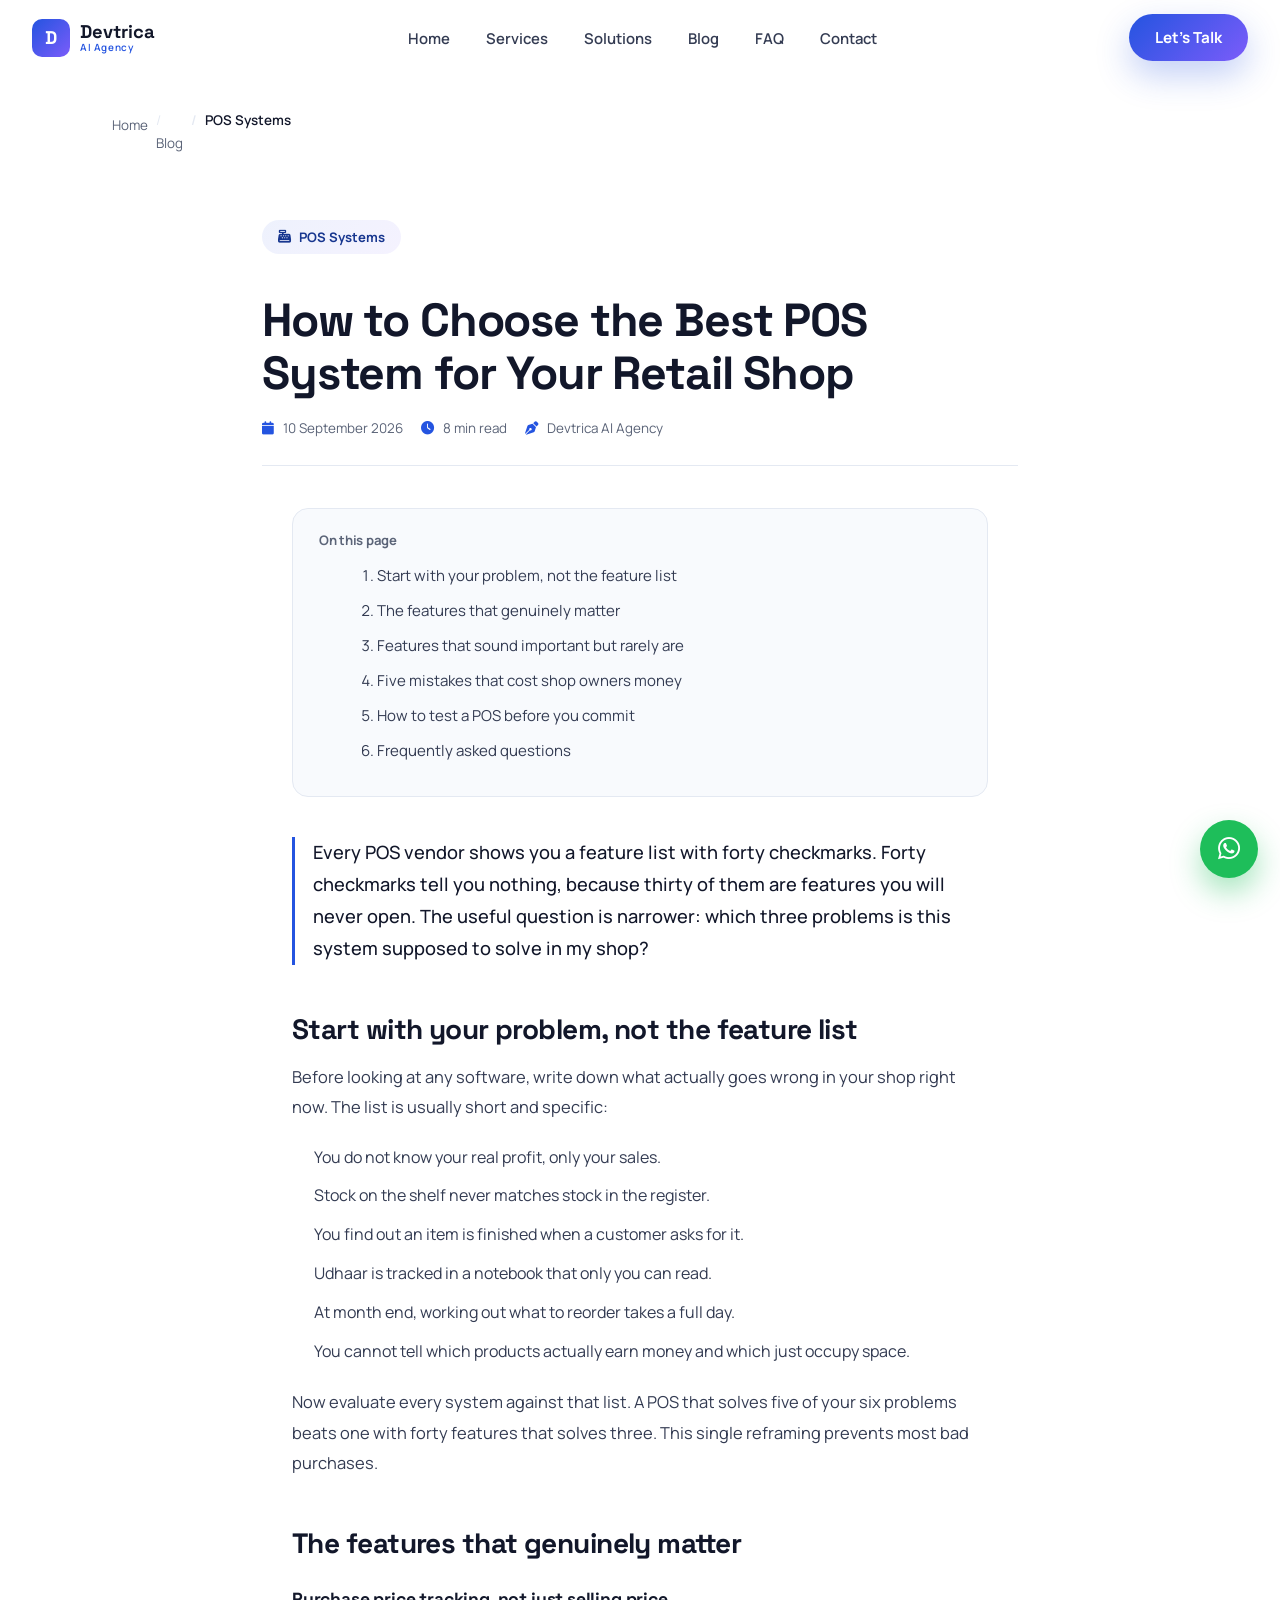
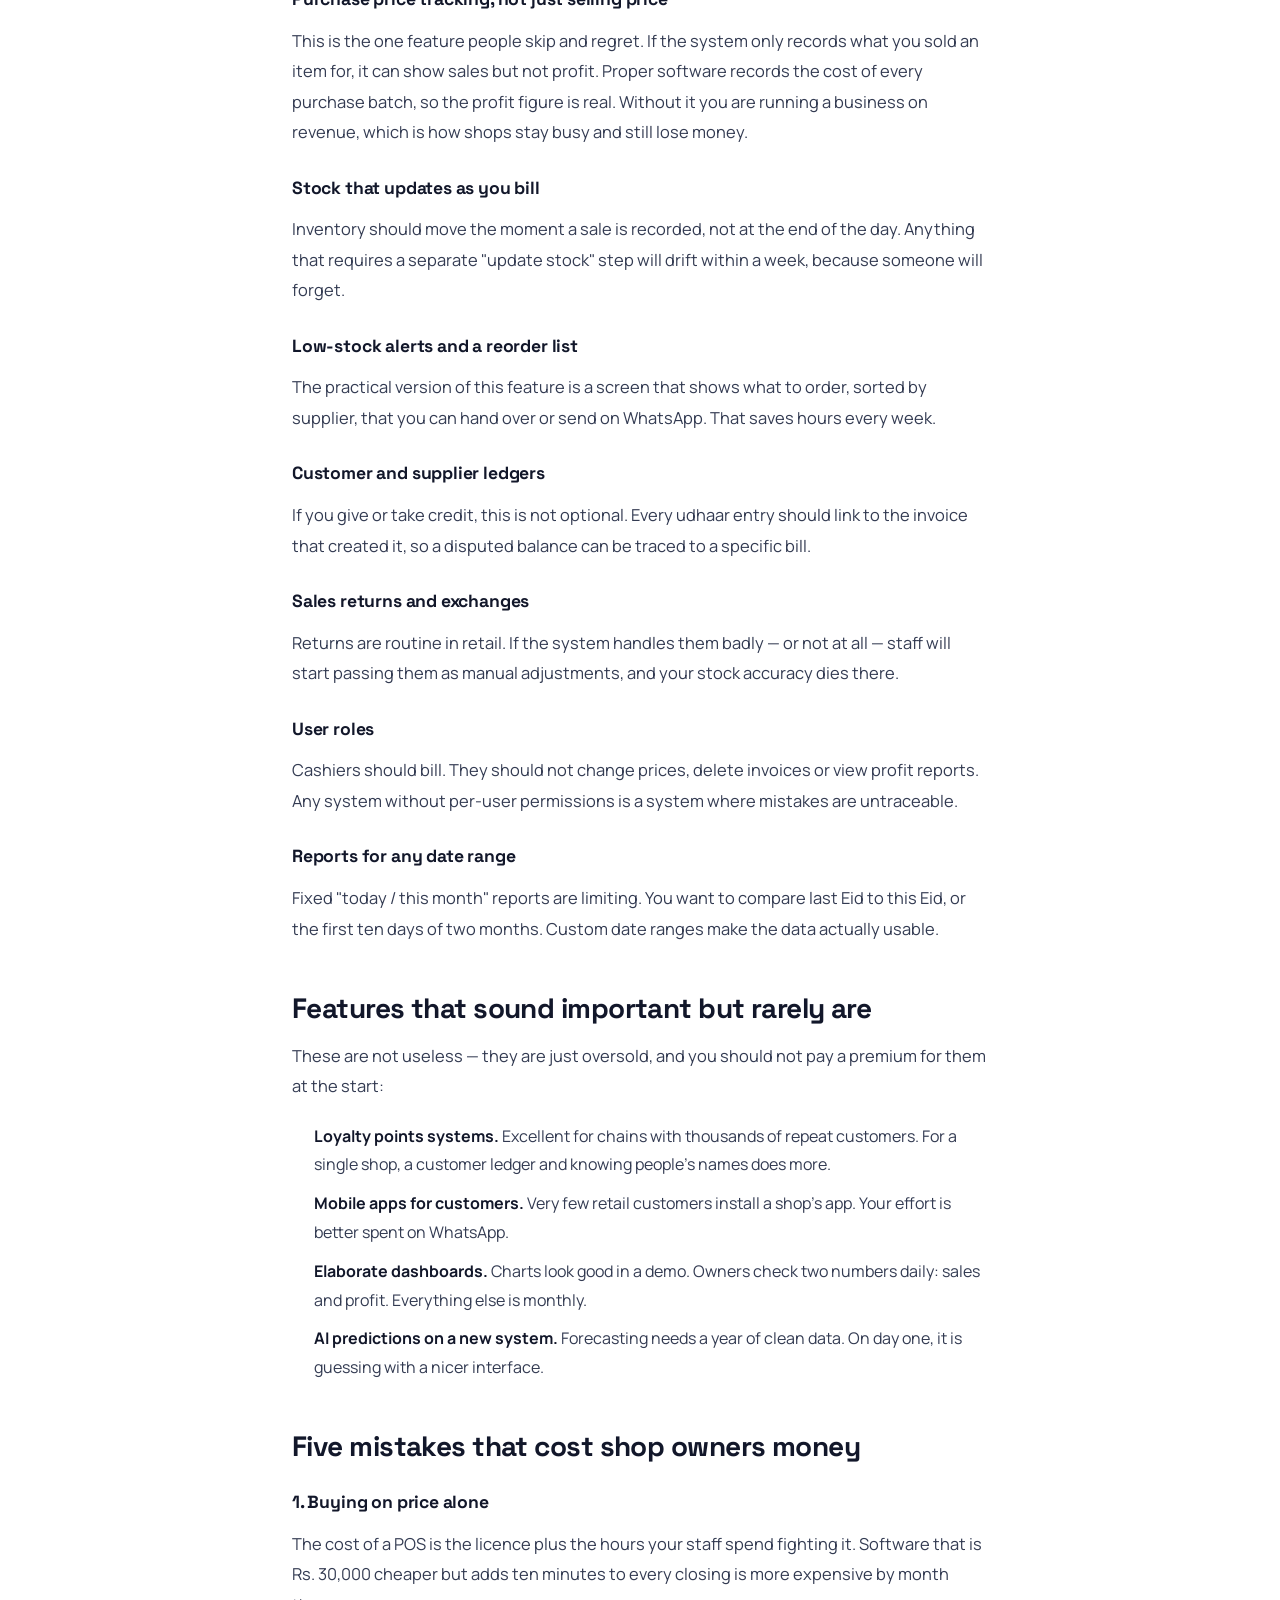
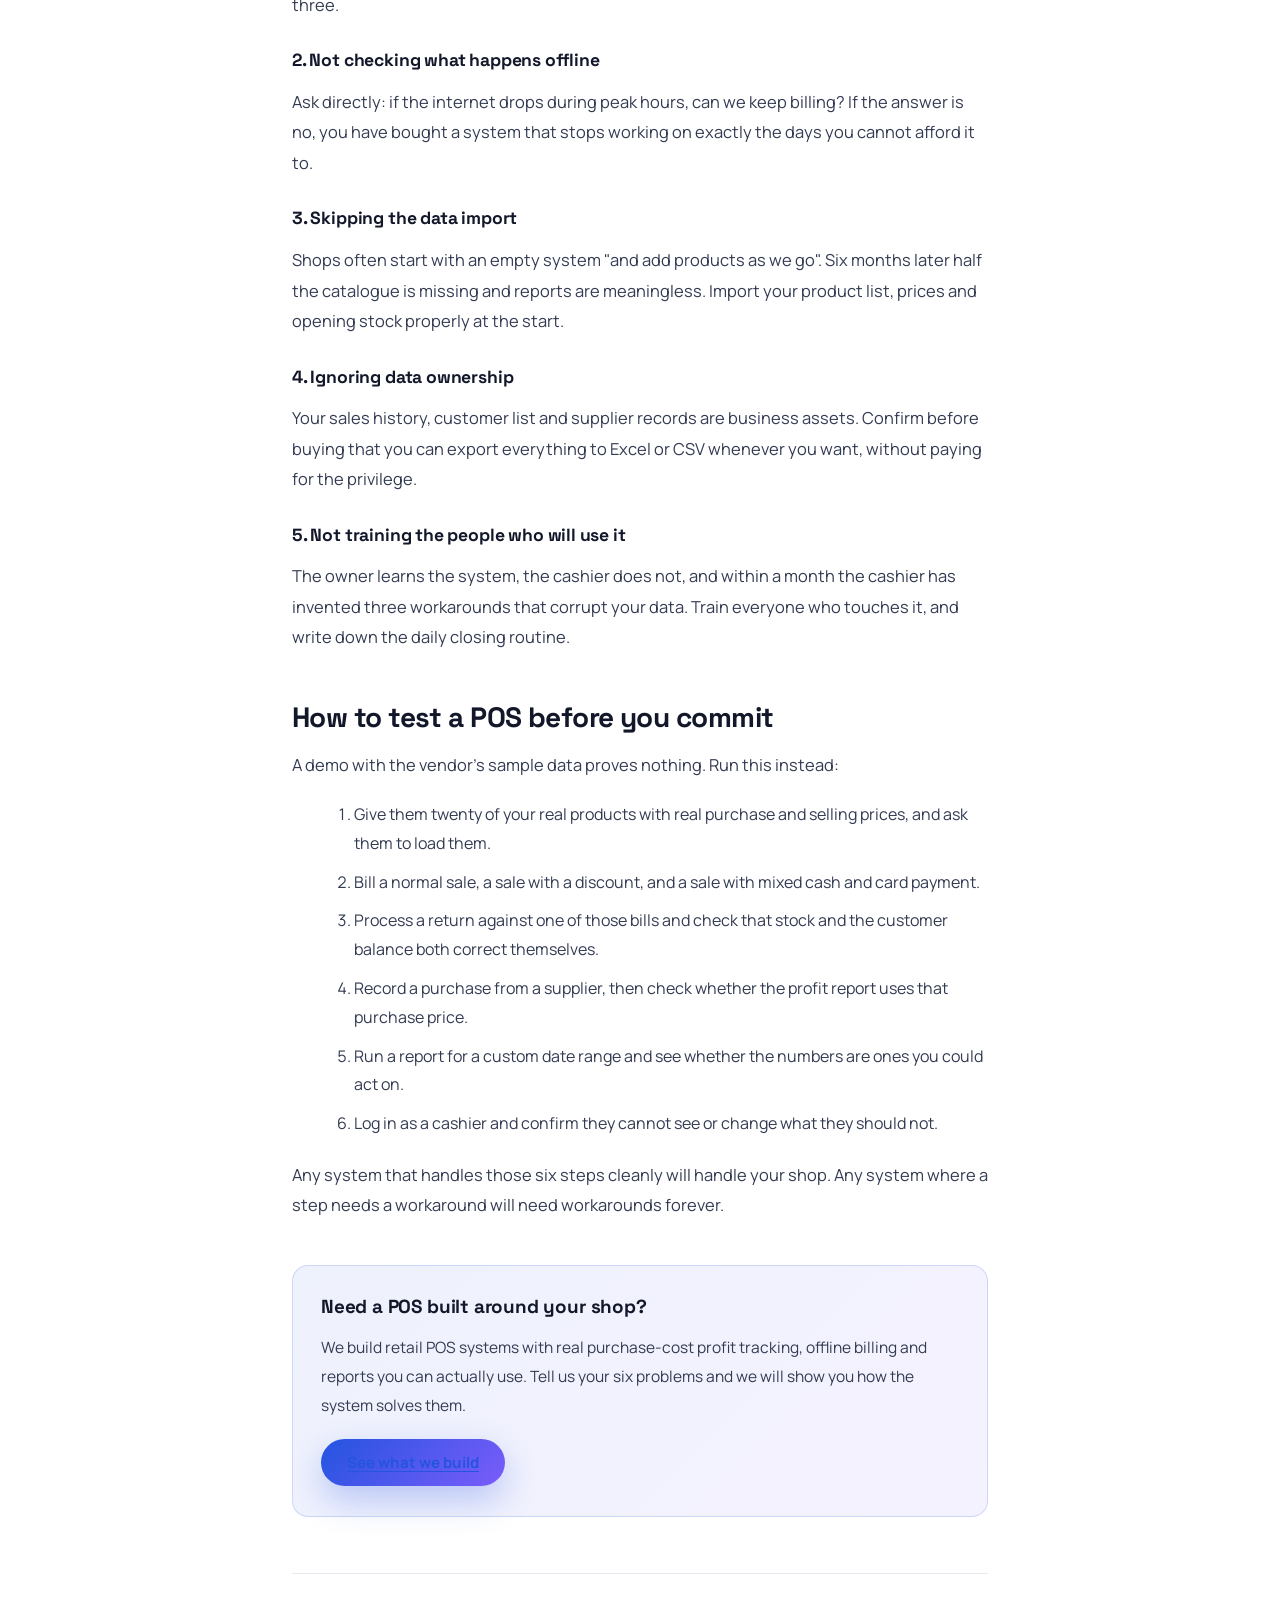
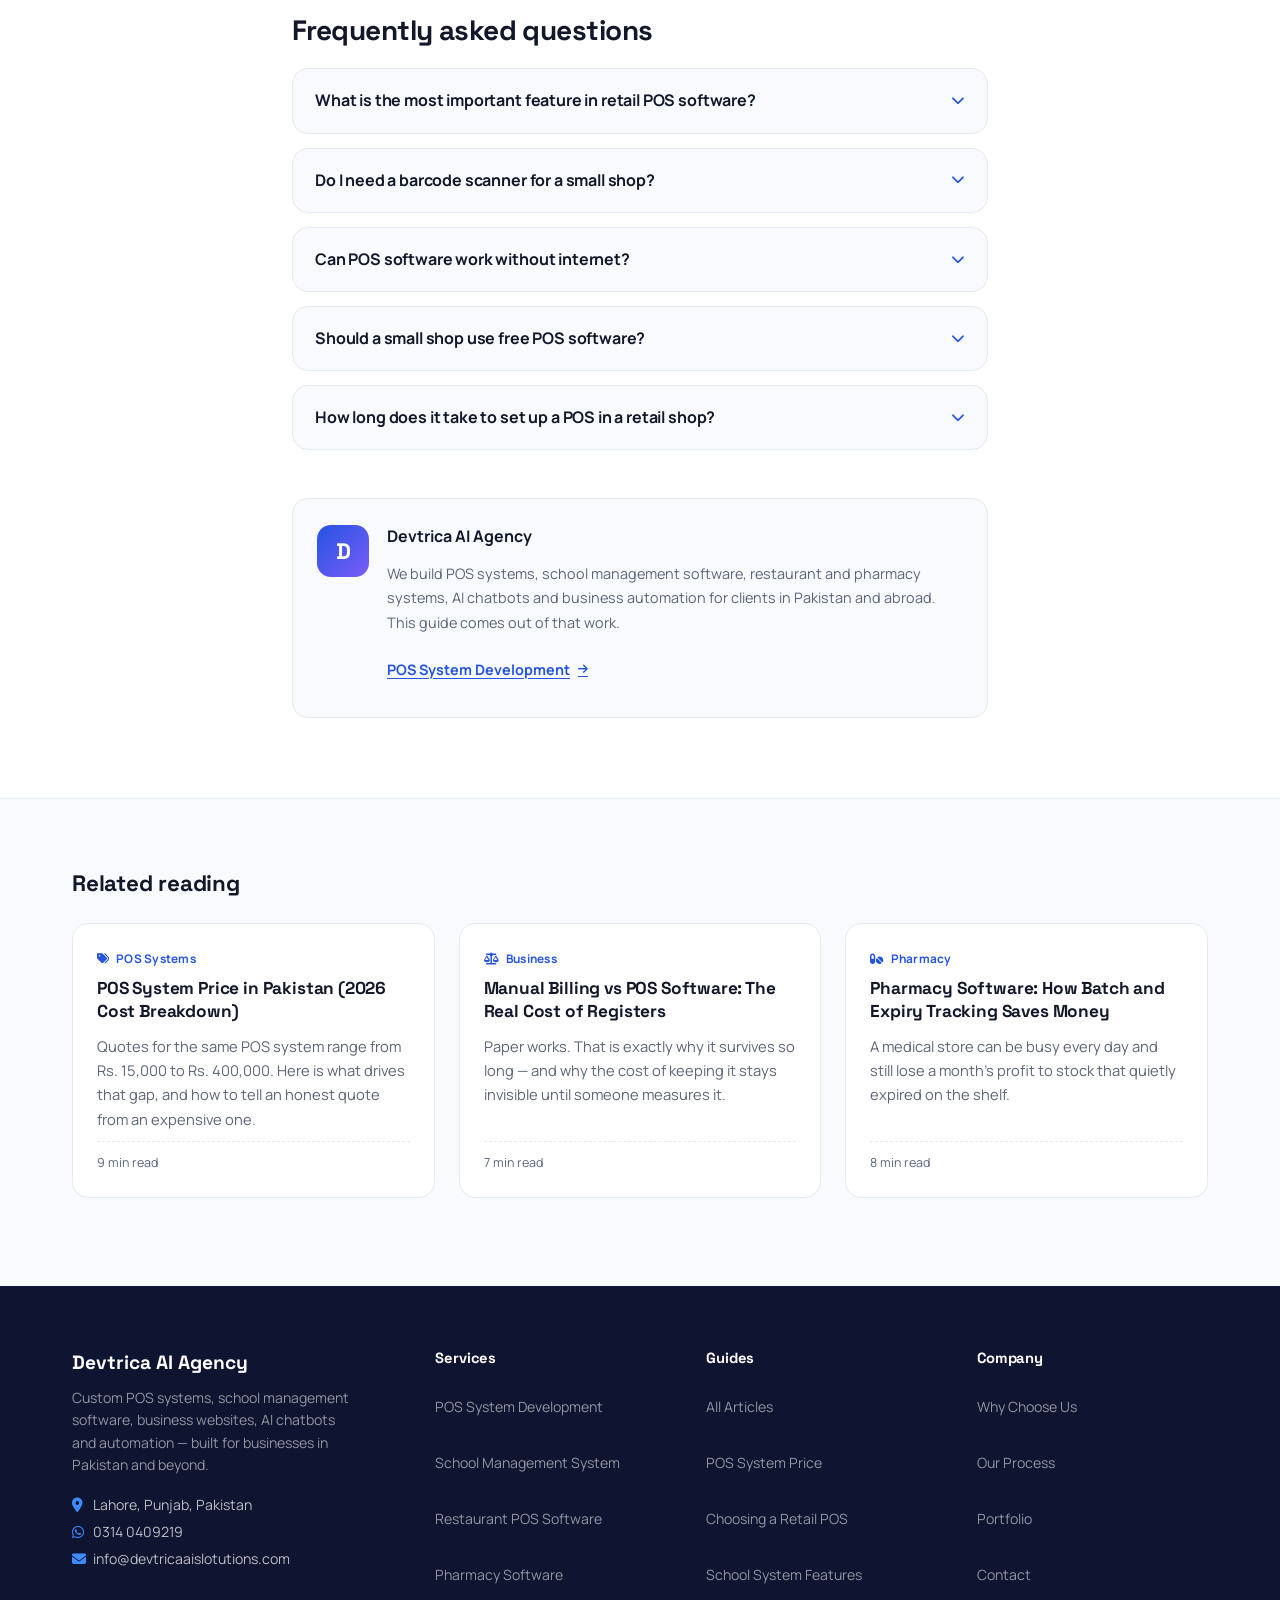
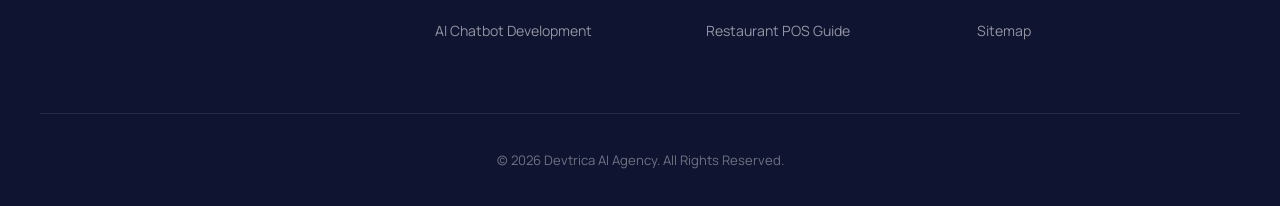
<file: best-pos-system-for-retail-shop.html>
<!DOCTYPE html>
<html lang="en" dir="ltr">
<head>
<meta charset="UTF-8">
<meta name="viewport" content="width=device-width, initial-scale=1.0, viewport-fit=cover">
<meta name="theme-color" content="#2454E0">
<meta name="apple-mobile-web-app-capable" content="yes">
<meta name="apple-mobile-web-app-title" content="Devtrica">
<link rel="icon" href="/favicon.ico" sizes="any">
<link rel="icon" type="image/png" sizes="32x32" href="/assets/favicon-32x32.png">
<link rel="apple-touch-icon" sizes="180x180" href="/assets/apple-touch-icon.png">
<link rel="manifest" href="/site.webmanifest">
<link rel="preconnect" href="https://fonts.googleapis.com">
<link rel="preconnect" href="https://fonts.gstatic.com" crossorigin>
<link href="https://fonts.googleapis.com/css2?family=Manrope:wght@400;500;600;700;800&family=Space+Grotesk:wght@500;600;700&display=swap" rel="stylesheet">
<link rel="stylesheet" href="https://cdnjs.cloudflare.com/ajax/libs/font-awesome/6.5.1/css/all.min.css" media="print" onload="this.media='all'">
<noscript><link rel="stylesheet" href="https://cdnjs.cloudflare.com/ajax/libs/font-awesome/6.5.1/css/all.min.css"></noscript>
<link rel="stylesheet" href="style.css">
<title>How to Choose the Best POS for a Retail Shop | Devtrica</title>
<meta name="description" content="A practical checklist for choosing retail POS software in Pakistan — features that matter, features that don't, and five costly mistakes.">
<meta name="keywords" content="best POS system for retail shop, retail POS software Pakistan, how to choose POS system, shop billing software, general store software, inventory management for shops, barcode billing software">
<meta name="author" content="Devtrica AI Agency">
<meta name="robots" content="index, follow, max-snippet:-1, max-image-preview:large">
<link rel="canonical" href="https://devtricaaislotutions.com/best-pos-system-for-retail-shop.html">
<link rel="alternate" hreflang="en" href="https://devtricaaislotutions.com/best-pos-system-for-retail-shop.html">
<link rel="alternate" hreflang="x-default" href="https://devtricaaislotutions.com/best-pos-system-for-retail-shop.html">

<meta property="og:site_name" content="Devtrica AI Agency">
<meta property="og:type" content="article">
<meta property="og:locale" content="en_PK">
<meta property="og:url" content="https://devtricaaislotutions.com/best-pos-system-for-retail-shop.html">
<meta property="og:title" content="How to Choose the Best POS System for a Retail Shop">
<meta property="og:description" content="A practical checklist for choosing retail POS software in Pakistan — features that matter, features that don't, and five costly mistakes.">
<meta property="og:image" content="https://devtricaaislotutions.com/assets/og-image.jpg">
<meta property="og:image:width" content="1200">
<meta property="og:image:height" content="630">
<meta property="article:published_time" content="2026-09-10">
<meta property="article:section" content="POS Systems">
<meta name="twitter:card" content="summary_large_image">
<meta name="twitter:title" content="How to Choose the Best POS System for a Retail Shop">
<meta name="twitter:description" content="A practical checklist for choosing retail POS software in Pakistan — features that matter, features that don't, and five costly mistakes.">
<meta name="twitter:image" content="https://devtricaaislotutions.com/assets/og-image.jpg">

<script type="application/ld+json">
{
  "@context": "https://schema.org",
  "@graph": [
    {
      "@type": "BlogPosting",
      "@id": "https://devtricaaislotutions.com/best-pos-system-for-retail-shop.html#article",
      "headline": "How to Choose the Best POS System for a Retail Shop",
      "description": "A practical checklist for choosing POS software for a retail shop in Pakistan \u2014 the features that matter, the ones that don't, and the five mistakes that cost shop owners money.",
      "articleSection": "POS Systems",
      "url": "https://devtricaaislotutions.com/best-pos-system-for-retail-shop.html",
      "mainEntityOfPage": {
        "@type": "WebPage",
        "@id": "https://devtricaaislotutions.com/best-pos-system-for-retail-shop.html"
      },
      "image": "https://devtricaaislotutions.com/assets/og-image.jpg",
      "datePublished": "2026-09-10",
      "dateModified": "2026-09-10",
      "wordCount": 978,
      "inLanguage": "en",
      "keywords": "best POS system for retail shop, retail POS software Pakistan, how to choose POS system, shop billing software, general store software, inventory management for shops, barcode billing software",
      "author": {
        "@type": "Organization",
        "name": "Devtrica AI Agency",
        "url": "https://devtricaaislotutions.com/"
      },
      "publisher": {
        "@type": "Organization",
        "name": "Devtrica AI Agency",
        "url": "https://devtricaaislotutions.com/",
        "logo": {
          "@type": "ImageObject",
          "url": "https://devtricaaislotutions.com/assets/icon-512.png"
        }
      },
      "isPartOf": {
        "@type": "Blog",
        "@id": "https://devtricaaislotutions.com/blog.html#blog",
        "name": "Devtrica Blog"
      }
    },
    {
      "@type": "BreadcrumbList",
      "itemListElement": [
        {
          "@type": "ListItem",
          "position": 1,
          "name": "Home",
          "item": "https://devtricaaislotutions.com/"
        },
        {
          "@type": "ListItem",
          "position": 2,
          "name": "Blog",
          "item": "https://devtricaaislotutions.com/blog.html"
        },
        {
          "@type": "ListItem",
          "position": 3,
          "name": "How to Choose the Best POS System for a Retail Shop",
          "item": "https://devtricaaislotutions.com/best-pos-system-for-retail-shop.html"
        }
      ]
    },
    {
      "@type": "FAQPage",
      "mainEntity": [
        {
          "@type": "Question",
          "name": "What is the most important feature in retail POS software?",
          "acceptedAnswer": {
            "@type": "Answer",
            "text": "Purchase cost tracking. Without recording what you paid for stock, the system can only show sales, not profit. Everything else \u2014 barcode billing, alerts, ledgers \u2014 matters, but this is the one that changes how you run the business."
          }
        },
        {
          "@type": "Question",
          "name": "Do I need a barcode scanner for a small shop?",
          "acceptedAnswer": {
            "@type": "Answer",
            "text": "Not always. If you have a few hundred items and staff know them, searching by name is fast enough. A scanner becomes worth it past roughly a thousand SKUs or when multiple people bill during rush hours."
          }
        },
        {
          "@type": "Question",
          "name": "Can POS software work without internet?",
          "acceptedAnswer": {
            "@type": "Answer",
            "text": "Well-built systems can run offline on a local computer and sync to the cloud when the connection returns. Ask this before buying \u2014 cloud-only systems stop billing when the internet does."
          }
        },
        {
          "@type": "Question",
          "name": "Should a small shop use free POS software?",
          "acceptedAnswer": {
            "@type": "Answer",
            "text": "Free software is a reasonable trial for a single counter, but check the limits on products, invoices and users, and confirm you can export your data. Treat it as a way to learn what you need, not a long-term system."
          }
        },
        {
          "@type": "Question",
          "name": "How long does it take to set up a POS in a retail shop?",
          "acceptedAnswer": {
            "@type": "Answer",
            "text": "Off-the-shelf software can be running in a few days, with most of that time spent on data entry. A custom-built system typically takes three to five weeks including training."
          }
        }
      ]
    }
  ]
}
</script>
</head>
<body class="lp-body">

<a href="#main" class="skip-link">Skip to main content</a>

<header class="navbar scrolled" id="navbar">
  <div class="nav-inner">
    <a href="index.html" class="nav-logo">
      <span class="logo-mark">D</span>
      <span class="logo-text">Devtrica<span class="logo-sub">AI Agency</span></span>
    </a>
    <nav class="nav-links" id="navLinks" aria-label="Primary navigation">
      <a href="index.html#home" class="nav-link">Home</a>
      <a href="index.html#services" class="nav-link">Services</a>
      <a href="index.html#solutions" class="nav-link">Solutions</a>
      <a href="blog.html" class="nav-link">Blog</a>
      <a href="index.html#faq" class="nav-link">FAQ</a>
      <a href="index.html#contact" class="nav-link">Contact</a>
    </nav>
    <a href="index.html#contact" class="btn btn-primary nav-cta">Let's Talk</a>
    <button class="hamburger" id="hamburger" aria-label="Toggle navigation menu" aria-expanded="false">
      <span></span><span></span><span></span>
    </button>
  </div>
  <nav class="mobile-menu" id="mobileMenu" aria-label="Mobile navigation">
    <a href="index.html#home" class="mobile-link">Home</a>
    <a href="index.html#services" class="mobile-link">Services</a>
    <a href="index.html#solutions" class="mobile-link">Solutions</a>
    <a href="blog.html" class="mobile-link">Blog</a>
    <a href="index.html#faq" class="mobile-link">FAQ</a>
    <a href="index.html#contact" class="mobile-link">Contact</a>
    <a href="index.html#contact" class="btn btn-primary mobile-cta">Let's Talk</a>
  </nav>
</header>

<main id="main">

<nav class="breadcrumb-bar" aria-label="Breadcrumb">
  <div class="section-inner">
    <ol class="breadcrumb">
      <li><a href="index.html">Home</a></li>
      <li><a href="blog.html">Blog</a></li>
      <li aria-current="page">POS Systems</li>
    </ol>
  </div>
</nav>

<article class="post">
  <header class="post-head section-inner">
    <p class="eyebrow-pill"><i class="fa-solid fa-cash-register" aria-hidden="true"></i> POS Systems</p>
    <h1>How to Choose the Best POS System for Your Retail Shop</h1>
    <div class="post-meta">
      <span><i class="fa-solid fa-calendar" aria-hidden="true"></i> 10 September 2026</span>
      <span><i class="fa-solid fa-clock" aria-hidden="true"></i> 8 min read</span>
      <span><i class="fa-solid fa-pen-nib" aria-hidden="true"></i> Devtrica AI Agency</span>
    </div>
  </header>

  <div class="post-body section-inner">
    <nav class="post-toc" aria-label="Table of contents">
      <h2>On this page</h2>
      <ol>
        <li><a href="#start-here">Start with your problem, not the feature list</a></li>
        <li><a href="#must-have">The features that genuinely matter</a></li>
        <li><a href="#nice-to-have">Features that sound important but rarely are</a></li>
        <li><a href="#mistakes">Five mistakes that cost shop owners money</a></li>
        <li><a href="#test-drive">How to test a POS before you commit</a></li>
        <li><a href="#faq">Frequently asked questions</a></li>
      </ol>
    </nav>


<p class="post-lead">Every POS vendor shows you a feature list with forty checkmarks. Forty checkmarks tell you nothing, because thirty of them are features you will never open. The useful question is narrower: which three problems is this system supposed to solve in my shop?</p>

<h2 id="start-here">Start with your problem, not the feature list</h2>

<p>Before looking at any software, write down what actually goes wrong in your shop right now. The list is usually short and specific:</p>

<ul>
  <li>You do not know your real profit, only your sales.</li>
  <li>Stock on the shelf never matches stock in the register.</li>
  <li>You find out an item is finished when a customer asks for it.</li>
  <li>Udhaar is tracked in a notebook that only you can read.</li>
  <li>At month end, working out what to reorder takes a full day.</li>
  <li>You cannot tell which products actually earn money and which just occupy space.</li>
</ul>

<p>Now evaluate every system against that list. A POS that solves five of your six problems beats one with forty features that solves three. This single reframing prevents most bad purchases.</p>

<h2 id="must-have">The features that genuinely matter</h2>

<h3>Purchase price tracking, not just selling price</h3>
<p>This is the one feature people skip and regret. If the system only records what you sold an item for, it can show sales but not profit. Proper software records the cost of every purchase batch, so the profit figure is real. Without it you are running a business on revenue, which is how shops stay busy and still lose money.</p>

<h3>Stock that updates as you bill</h3>
<p>Inventory should move the moment a sale is recorded, not at the end of the day. Anything that requires a separate "update stock" step will drift within a week, because someone will forget.</p>

<h3>Low-stock alerts and a reorder list</h3>
<p>The practical version of this feature is a screen that shows what to order, sorted by supplier, that you can hand over or send on WhatsApp. That saves hours every week.</p>

<h3>Customer and supplier ledgers</h3>
<p>If you give or take credit, this is not optional. Every udhaar entry should link to the invoice that created it, so a disputed balance can be traced to a specific bill.</p>

<h3>Sales returns and exchanges</h3>
<p>Returns are routine in retail. If the system handles them badly — or not at all — staff will start passing them as manual adjustments, and your stock accuracy dies there.</p>

<h3>User roles</h3>
<p>Cashiers should bill. They should not change prices, delete invoices or view profit reports. Any system without per-user permissions is a system where mistakes are untraceable.</p>

<h3>Reports for any date range</h3>
<p>Fixed "today / this month" reports are limiting. You want to compare last Eid to this Eid, or the first ten days of two months. Custom date ranges make the data actually usable.</p>

<h2 id="nice-to-have">Features that sound important but rarely are</h2>

<p>These are not useless — they are just oversold, and you should not pay a premium for them at the start:</p>

<ul>
  <li><strong>Loyalty points systems.</strong> Excellent for chains with thousands of repeat customers. For a single shop, a customer ledger and knowing people's names does more.</li>
  <li><strong>Mobile apps for customers.</strong> Very few retail customers install a shop's app. Your effort is better spent on WhatsApp.</li>
  <li><strong>Elaborate dashboards.</strong> Charts look good in a demo. Owners check two numbers daily: sales and profit. Everything else is monthly.</li>
  <li><strong>AI predictions on a new system.</strong> Forecasting needs a year of clean data. On day one, it is guessing with a nicer interface.</li>
</ul>

<h2 id="mistakes">Five mistakes that cost shop owners money</h2>

<h3>1. Buying on price alone</h3>
<p>The cost of a POS is the licence plus the hours your staff spend fighting it. Software that is Rs. 30,000 cheaper but adds ten minutes to every closing is more expensive by month three.</p>

<h3>2. Not checking what happens offline</h3>
<p>Ask directly: if the internet drops during peak hours, can we keep billing? If the answer is no, you have bought a system that stops working on exactly the days you cannot afford it to.</p>

<h3>3. Skipping the data import</h3>
<p>Shops often start with an empty system "and add products as we go". Six months later half the catalogue is missing and reports are meaningless. Import your product list, prices and opening stock properly at the start.</p>

<h3>4. Ignoring data ownership</h3>
<p>Your sales history, customer list and supplier records are business assets. Confirm before buying that you can export everything to Excel or CSV whenever you want, without paying for the privilege.</p>

<h3>5. Not training the people who will use it</h3>
<p>The owner learns the system, the cashier does not, and within a month the cashier has invented three workarounds that corrupt your data. Train everyone who touches it, and write down the daily closing routine.</p>

<h2 id="test-drive">How to test a POS before you commit</h2>

<p>A demo with the vendor's sample data proves nothing. Run this instead:</p>

<ol>
  <li>Give them twenty of your real products with real purchase and selling prices, and ask them to load them.</li>
  <li>Bill a normal sale, a sale with a discount, and a sale with mixed cash and card payment.</li>
  <li>Process a return against one of those bills and check that stock and the customer balance both correct themselves.</li>
  <li>Record a purchase from a supplier, then check whether the profit report uses that purchase price.</li>
  <li>Run a report for a custom date range and see whether the numbers are ones you could act on.</li>
  <li>Log in as a cashier and confirm they cannot see or change what they should not.</li>
</ol>

<p>Any system that handles those six steps cleanly will handle your shop. Any system where a step needs a workaround will need workarounds forever.</p>

<div class="post-cta">
  <h3>Need a POS built around your shop?</h3>
  <p>We build retail POS systems with real purchase-cost profit tracking, offline billing and reports you can actually use. Tell us your six problems and we will show you how the system solves them.</p>
  <a href="pos-system.html" class="btn btn-primary">See what we build</a>
</div>


    <section class="faq-block" id="faq">
      <h2>Frequently asked questions</h2>
      <div class="faq-list">
      <details class="faq-item">
        <summary><h3>What is the most important feature in retail POS software?</h3><i class="fa-solid fa-chevron-down" aria-hidden="true"></i></summary>
        <div class="faq-answer"><p>Purchase cost tracking. Without recording what you paid for stock, the system can only show sales, not profit. Everything else — barcode billing, alerts, ledgers — matters, but this is the one that changes how you run the business.</p></div>
      </details>
      <details class="faq-item">
        <summary><h3>Do I need a barcode scanner for a small shop?</h3><i class="fa-solid fa-chevron-down" aria-hidden="true"></i></summary>
        <div class="faq-answer"><p>Not always. If you have a few hundred items and staff know them, searching by name is fast enough. A scanner becomes worth it past roughly a thousand SKUs or when multiple people bill during rush hours.</p></div>
      </details>
      <details class="faq-item">
        <summary><h3>Can POS software work without internet?</h3><i class="fa-solid fa-chevron-down" aria-hidden="true"></i></summary>
        <div class="faq-answer"><p>Well-built systems can run offline on a local computer and sync to the cloud when the connection returns. Ask this before buying — cloud-only systems stop billing when the internet does.</p></div>
      </details>
      <details class="faq-item">
        <summary><h3>Should a small shop use free POS software?</h3><i class="fa-solid fa-chevron-down" aria-hidden="true"></i></summary>
        <div class="faq-answer"><p>Free software is a reasonable trial for a single counter, but check the limits on products, invoices and users, and confirm you can export your data. Treat it as a way to learn what you need, not a long-term system.</p></div>
      </details>
      <details class="faq-item">
        <summary><h3>How long does it take to set up a POS in a retail shop?</h3><i class="fa-solid fa-chevron-down" aria-hidden="true"></i></summary>
        <div class="faq-answer"><p>Off-the-shelf software can be running in a few days, with most of that time spent on data entry. A custom-built system typically takes three to five weeks including training.</p></div>
      </details>
      </div>
    </section>

    <aside class="author-box">
      <div class="author-mark">D</div>
      <div>
        <strong>Devtrica AI Agency</strong>
        <p>We build POS systems, school management software, restaurant and pharmacy systems, AI chatbots and business automation for clients in Pakistan and abroad. This guide comes out of that work.</p>
        <a href="pos-system.html" class="card-link">POS System Development <i class="fa-solid fa-arrow-right" aria-hidden="true"></i></a>
      </div>
    </aside>
  </div>
</article>

<section class="related-posts">
  <div class="section-inner">
    <h2>Related reading</h2>
    <div class="post-grid">
      <a href="pos-system-price-in-pakistan.html" class="post-card">
        <span class="post-card-cat"><i class="fa-solid fa-tags" aria-hidden="true"></i> POS Systems</span>
        <h3>POS System Price in Pakistan (2026 Cost Breakdown)</h3>
        <p>Quotes for the same POS system range from Rs. 15,000 to Rs. 400,000. Here is what drives that gap, and how to tell an honest quote from an expensive one.</p>
        <span class="post-card-meta">9 min read</span>
      </a>
      <a href="manual-billing-vs-pos-software.html" class="post-card">
        <span class="post-card-cat"><i class="fa-solid fa-scale-balanced" aria-hidden="true"></i> Business</span>
        <h3>Manual Billing vs POS Software: The Real Cost of Registers</h3>
        <p>Paper works. That is exactly why it survives so long — and why the cost of keeping it stays invisible until someone measures it.</p>
        <span class="post-card-meta">7 min read</span>
      </a>
      <a href="pharmacy-software-expiry-management.html" class="post-card">
        <span class="post-card-cat"><i class="fa-solid fa-pills" aria-hidden="true"></i> Pharmacy</span>
        <h3>Pharmacy Software: How Batch and Expiry Tracking Saves Money</h3>
        <p>A medical store can be busy every day and still lose a month's profit to stock that quietly expired on the shelf.</p>
        <span class="post-card-meta">8 min read</span>
      </a>
    </div>
  </div>
</section>

</main>

<footer class="footer">
  <div class="section-inner footer-inner">
    <div class="footer-brand">
      <span class="footer-logo">Devtrica AI Agency</span>
      <p>Custom POS systems, school management software, business websites, AI chatbots and automation — built for businesses in Pakistan and beyond.</p>
      <address class="footer-nap">
        <span><i class="fa-solid fa-location-dot" aria-hidden="true"></i> Lahore, Punjab, Pakistan</span>
        <a href="https://wa.me/923140409219" rel="noopener"><i class="fa-brands fa-whatsapp" aria-hidden="true"></i> 0314 0409219</a>
        <a href="mailto:info@devtricaaislotutions.com"><i class="fa-solid fa-envelope" aria-hidden="true"></i> info@devtricaaislotutions.com</a>
      </address>
    </div>
    <nav class="footer-col" aria-label="Services">
      <h4>Services</h4>
      <a href="pos-system.html">POS System Development</a>
      <a href="school-management-system.html">School Management System</a>
      <a href="restaurant-management-system.html">Restaurant POS Software</a>
      <a href="pharmacy-management-system.html">Pharmacy Software</a>
      <a href="ai-chatbot-development.html">AI Chatbot Development</a>
    </nav>
    <nav class="footer-col" aria-label="Guides">
      <h4>Guides</h4>
      <a href="blog.html">All Articles</a>
      <a href="pos-system-price-in-pakistan.html">POS System Price</a>
      <a href="best-pos-system-for-retail-shop.html">Choosing a Retail POS</a>
      <a href="school-management-system-features.html">School System Features</a>
      <a href="restaurant-pos-system-guide.html">Restaurant POS Guide</a>
    </nav>
    <nav class="footer-col" aria-label="Company">
      <h4>Company</h4>
      <a href="index.html#why-us">Why Choose Us</a>
      <a href="index.html#process">Our Process</a>
      <a href="index.html#portfolio">Portfolio</a>
      <a href="index.html#contact">Contact</a>
      <a href="/sitemap.xml">Sitemap</a>
    </nav>
  </div>
  <div class="footer-bottom">
    <p>&copy; 2026 Devtrica AI Agency. All Rights Reserved.</p>
  </div>
</footer>

<a href="https://wa.me/923140409219" target="_blank" rel="noopener" class="whatsapp-float" aria-label="Chat on WhatsApp">
  <i class="fa-brands fa-whatsapp" aria-hidden="true"></i>
</a>

<script src="script.js" defer></script>
</body>
</html>
</file>
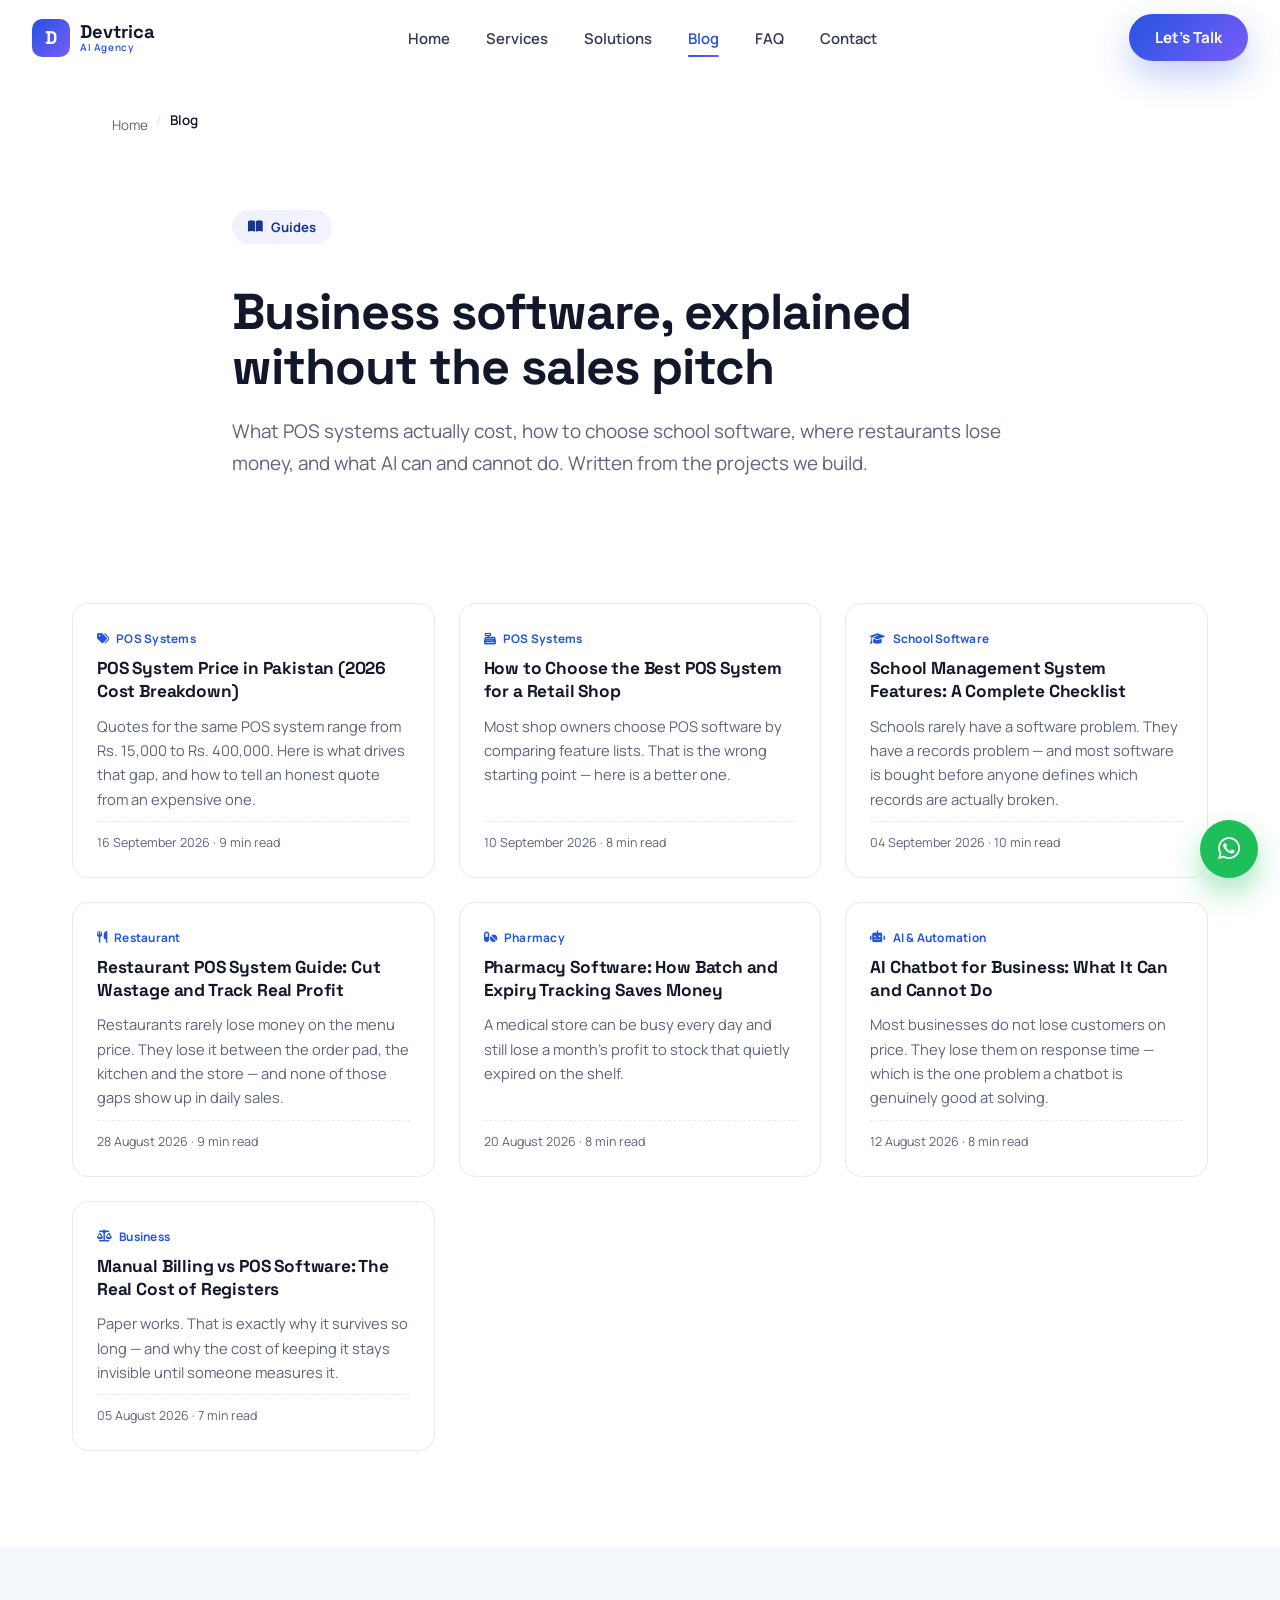
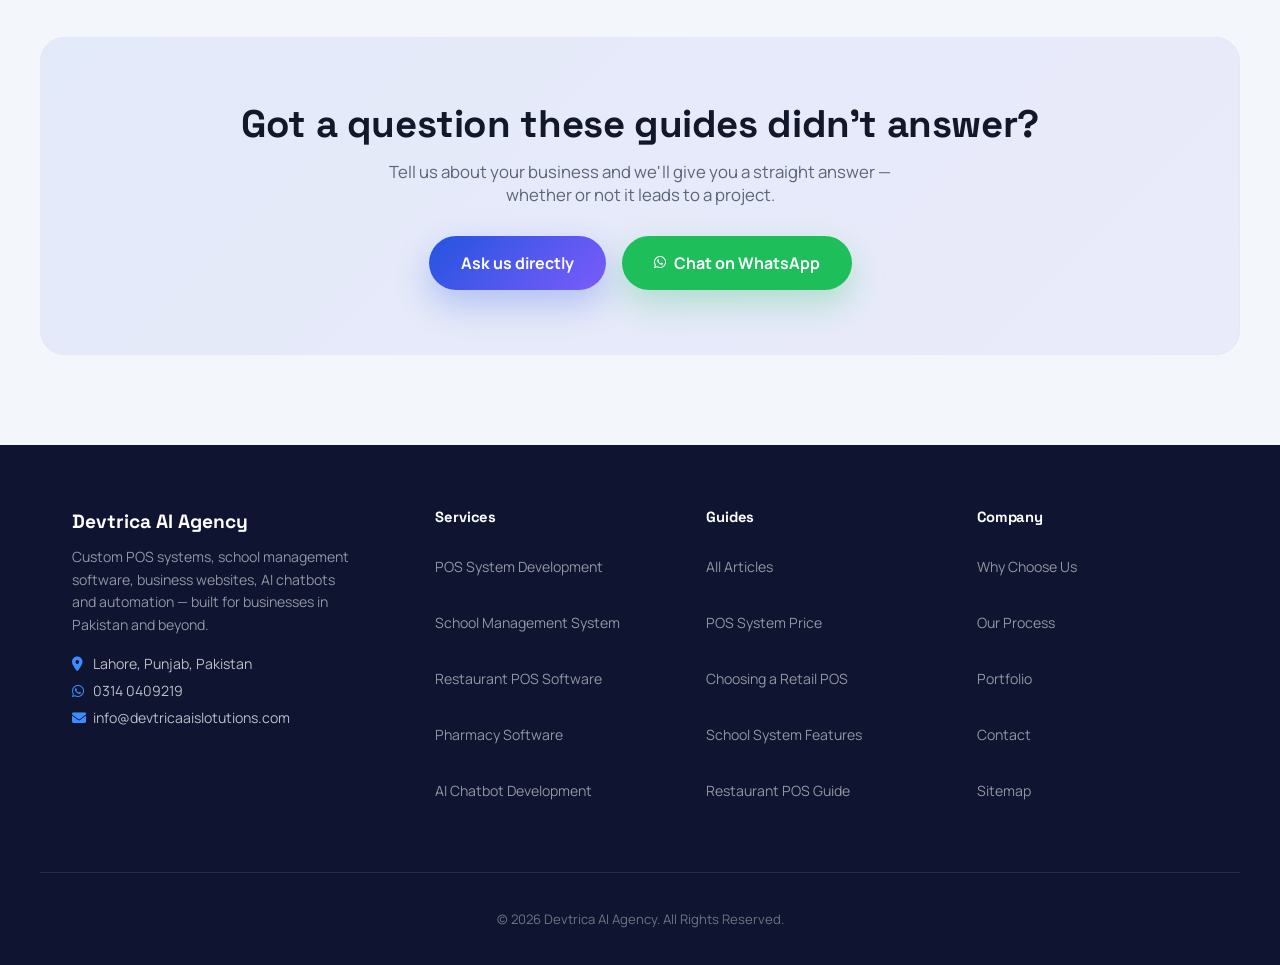
<file: blog.html>
<!DOCTYPE html>
<html lang="en" dir="ltr">
<head>
<meta charset="UTF-8">
<meta name="viewport" content="width=device-width, initial-scale=1.0, viewport-fit=cover">
<meta name="theme-color" content="#2454E0">
<meta name="apple-mobile-web-app-capable" content="yes">
<meta name="apple-mobile-web-app-title" content="Devtrica">
<link rel="icon" href="/favicon.ico" sizes="any">
<link rel="icon" type="image/png" sizes="32x32" href="/assets/favicon-32x32.png">
<link rel="apple-touch-icon" sizes="180x180" href="/assets/apple-touch-icon.png">
<link rel="manifest" href="/site.webmanifest">
<link rel="preconnect" href="https://fonts.googleapis.com">
<link rel="preconnect" href="https://fonts.gstatic.com" crossorigin>
<link href="https://fonts.googleapis.com/css2?family=Manrope:wght@400;500;600;700;800&family=Space+Grotesk:wght@500;600;700&display=swap" rel="stylesheet">
<link rel="stylesheet" href="https://cdnjs.cloudflare.com/ajax/libs/font-awesome/6.5.1/css/all.min.css" media="print" onload="this.media='all'">
<noscript><link rel="stylesheet" href="https://cdnjs.cloudflare.com/ajax/libs/font-awesome/6.5.1/css/all.min.css"></noscript>
<link rel="stylesheet" href="style.css">
<title>Business Software Guides &amp; POS Insights | Devtrica Blog</title>
<meta name="description" content="Practical guides on POS systems, school management software, restaurant and pharmacy systems, and AI automation — written for business owners in Pakistan.">
<meta name="keywords" content="POS system guide, school management system blog, restaurant POS guide, pharmacy software guide, AI chatbot guide, business software Pakistan">
<meta name="robots" content="index, follow, max-snippet:-1, max-image-preview:large">
<link rel="canonical" href="https://devtricaaislotutions.com/blog.html">
<link rel="alternate" hreflang="en" href="https://devtricaaislotutions.com/blog.html">
<link rel="alternate" hreflang="x-default" href="https://devtricaaislotutions.com/blog.html">
<meta property="og:site_name" content="Devtrica AI Agency">
<meta property="og:type" content="website">
<meta property="og:url" content="https://devtricaaislotutions.com/blog.html">
<meta property="og:title" content="Business Software Guides &amp; POS Insights | Devtrica Blog">
<meta property="og:description" content="Practical guides on POS systems, school management software, restaurant and pharmacy systems, and AI automation.">
<meta property="og:image" content="https://devtricaaislotutions.com/assets/og-image.jpg">
<meta name="twitter:card" content="summary_large_image">
<meta name="twitter:title" content="Business Software Guides | Devtrica Blog">
<meta name="twitter:description" content="Practical guides on POS systems, school software and AI automation.">
<meta name="twitter:image" content="https://devtricaaislotutions.com/assets/og-image.jpg">
<script type="application/ld+json">
{
  "@context": "https://schema.org",
  "@graph": [
    {
      "@type": "Blog",
      "@id": "https://devtricaaislotutions.com/blog.html#blog",
      "name": "Devtrica Blog",
      "description": "Practical guides on POS systems, school management software, restaurant and pharmacy systems, and AI automation for businesses in Pakistan.",
      "url": "https://devtricaaislotutions.com/blog.html",
      "inLanguage": "en",
      "publisher": {
        "@type": "Organization",
        "name": "Devtrica AI Agency",
        "url": "https://devtricaaislotutions.com/"
      },
      "blogPost": [
        {
          "@type": "BlogPosting",
          "headline": "POS System Price in Pakistan (2026 Cost Breakdown)",
          "url": "https://devtricaaislotutions.com/pos-system-price-in-pakistan.html",
          "datePublished": "2026-09-16",
          "description": "What a POS system actually costs in Pakistan in 2026 \u2014 software, hardware, one-time vs monthly pricing, hidden costs, and how to judge a quote before you pay."
        },
        {
          "@type": "BlogPosting",
          "headline": "How to Choose the Best POS System for a Retail Shop",
          "url": "https://devtricaaislotutions.com/best-pos-system-for-retail-shop.html",
          "datePublished": "2026-09-10",
          "description": "A practical checklist for choosing POS software for a retail shop in Pakistan \u2014 the features that matter, the ones that don't, and the five mistakes that cost shop owners money."
        },
        {
          "@type": "BlogPosting",
          "headline": "School Management System Features: A Complete Checklist",
          "url": "https://devtricaaislotutions.com/school-management-system-features.html",
          "datePublished": "2026-09-04",
          "description": "Every module a school management system should have \u2014 admissions, attendance, fee challans, exams, report cards, payroll and parent portal \u2014 plus how to choose one for a school in Pakistan."
        },
        {
          "@type": "BlogPosting",
          "headline": "Restaurant POS System Guide: Cut Wastage and Track Real Profit",
          "url": "https://devtricaaislotutions.com/restaurant-pos-system-guide.html",
          "datePublished": "2026-08-28",
          "description": "How a restaurant POS system reduces wastage, controls the kitchen and shows real profit \u2014 KOT, table management, recipe-level inventory and the reports that matter."
        },
        {
          "@type": "BlogPosting",
          "headline": "Pharmacy Software: How Batch and Expiry Tracking Saves Money",
          "url": "https://devtricaaislotutions.com/pharmacy-software-expiry-management.html",
          "datePublished": "2026-08-20",
          "description": "Why expired stock is the biggest hidden loss in a pharmacy, how batch-level tracking prevents it, and what to look for in pharmacy management software in Pakistan."
        },
        {
          "@type": "BlogPosting",
          "headline": "AI Chatbot for Business: What It Can and Cannot Do",
          "url": "https://devtricaaislotutions.com/ai-chatbot-for-business.html",
          "datePublished": "2026-08-12",
          "description": "A realistic guide to AI chatbots for business in Pakistan \u2014 what they actually automate, where they fail, chatbot versus AI agent, and how to decide if you need one."
        },
        {
          "@type": "BlogPosting",
          "headline": "Manual Billing vs POS Software: The Real Cost of Registers",
          "url": "https://devtricaaislotutions.com/manual-billing-vs-pos-software.html",
          "datePublished": "2026-08-05",
          "description": "What manual billing and register-based record keeping actually costs a business, and the six questions a paper system can never answer."
        }
      ]
    },
    {
      "@type": "BreadcrumbList",
      "itemListElement": [
        {
          "@type": "ListItem",
          "position": 1,
          "name": "Home",
          "item": "https://devtricaaislotutions.com/"
        },
        {
          "@type": "ListItem",
          "position": 2,
          "name": "Blog",
          "item": "https://devtricaaislotutions.com/blog.html"
        }
      ]
    }
  ]
}
</script>
</head>
<body class="lp-body">

<a href="#main" class="skip-link">Skip to main content</a>

<header class="navbar scrolled" id="navbar">
  <div class="nav-inner">
    <a href="index.html" class="nav-logo">
      <span class="logo-mark">D</span>
      <span class="logo-text">Devtrica<span class="logo-sub">AI Agency</span></span>
    </a>
    <nav class="nav-links" id="navLinks" aria-label="Primary navigation">
      <a href="index.html#home" class="nav-link">Home</a>
      <a href="index.html#services" class="nav-link">Services</a>
      <a href="index.html#solutions" class="nav-link">Solutions</a>
      <a href="blog.html" class="nav-link">Blog</a>
      <a href="index.html#faq" class="nav-link">FAQ</a>
      <a href="index.html#contact" class="nav-link">Contact</a>
    </nav>
    <a href="index.html#contact" class="btn btn-primary nav-cta">Let's Talk</a>
    <button class="hamburger" id="hamburger" aria-label="Toggle navigation menu" aria-expanded="false">
      <span></span><span></span><span></span>
    </button>
  </div>
  <nav class="mobile-menu" id="mobileMenu" aria-label="Mobile navigation">
    <a href="index.html#home" class="mobile-link">Home</a>
    <a href="index.html#services" class="mobile-link">Services</a>
    <a href="index.html#solutions" class="mobile-link">Solutions</a>
    <a href="blog.html" class="mobile-link">Blog</a>
    <a href="index.html#faq" class="mobile-link">FAQ</a>
    <a href="index.html#contact" class="mobile-link">Contact</a>
    <a href="index.html#contact" class="btn btn-primary mobile-cta">Let's Talk</a>
  </nav>
</header>

<main id="main">

<nav class="breadcrumb-bar" aria-label="Breadcrumb">
  <div class="section-inner">
    <ol class="breadcrumb">
      <li><a href="index.html">Home</a></li>
      <li aria-current="page">Blog</li>
    </ol>
  </div>
</nav>

<section class="lp-hero">
  <div class="section-inner lp-hero-inner">
    <p class="eyebrow-pill"><i class="fa-solid fa-book-open" aria-hidden="true"></i> Guides</p>
    <h1>Business software, explained without the sales pitch</h1>
    <p class="lp-lead">What POS systems actually cost, how to choose school software, where restaurants lose money, and what AI can and cannot do. Written from the projects we build.</p>
  </div>
</section>

<section class="blog-list">
  <div class="section-inner">
    <div class="post-grid">
      <a href="pos-system-price-in-pakistan.html" class="post-card">
        <span class="post-card-cat"><i class="fa-solid fa-tags" aria-hidden="true"></i> POS Systems</span>
        <h2>POS System Price in Pakistan (2026 Cost Breakdown)</h2>
        <p>Quotes for the same POS system range from Rs. 15,000 to Rs. 400,000. Here is what drives that gap, and how to tell an honest quote from an expensive one.</p>
        <span class="post-card-meta">16 September 2026 · 9 min read</span>
      </a>
      <a href="best-pos-system-for-retail-shop.html" class="post-card">
        <span class="post-card-cat"><i class="fa-solid fa-cash-register" aria-hidden="true"></i> POS Systems</span>
        <h2>How to Choose the Best POS System for a Retail Shop</h2>
        <p>Most shop owners choose POS software by comparing feature lists. That is the wrong starting point — here is a better one.</p>
        <span class="post-card-meta">10 September 2026 · 8 min read</span>
      </a>
      <a href="school-management-system-features.html" class="post-card">
        <span class="post-card-cat"><i class="fa-solid fa-graduation-cap" aria-hidden="true"></i> School Software</span>
        <h2>School Management System Features: A Complete Checklist</h2>
        <p>Schools rarely have a software problem. They have a records problem — and most software is bought before anyone defines which records are actually broken.</p>
        <span class="post-card-meta">04 September 2026 · 10 min read</span>
      </a>
      <a href="restaurant-pos-system-guide.html" class="post-card">
        <span class="post-card-cat"><i class="fa-solid fa-utensils" aria-hidden="true"></i> Restaurant</span>
        <h2>Restaurant POS System Guide: Cut Wastage and Track Real Profit</h2>
        <p>Restaurants rarely lose money on the menu price. They lose it between the order pad, the kitchen and the store — and none of those gaps show up in daily sales.</p>
        <span class="post-card-meta">28 August 2026 · 9 min read</span>
      </a>
      <a href="pharmacy-software-expiry-management.html" class="post-card">
        <span class="post-card-cat"><i class="fa-solid fa-pills" aria-hidden="true"></i> Pharmacy</span>
        <h2>Pharmacy Software: How Batch and Expiry Tracking Saves Money</h2>
        <p>A medical store can be busy every day and still lose a month's profit to stock that quietly expired on the shelf.</p>
        <span class="post-card-meta">20 August 2026 · 8 min read</span>
      </a>
      <a href="ai-chatbot-for-business.html" class="post-card">
        <span class="post-card-cat"><i class="fa-solid fa-robot" aria-hidden="true"></i> AI & Automation</span>
        <h2>AI Chatbot for Business: What It Can and Cannot Do</h2>
        <p>Most businesses do not lose customers on price. They lose them on response time — which is the one problem a chatbot is genuinely good at solving.</p>
        <span class="post-card-meta">12 August 2026 · 8 min read</span>
      </a>
      <a href="manual-billing-vs-pos-software.html" class="post-card">
        <span class="post-card-cat"><i class="fa-solid fa-scale-balanced" aria-hidden="true"></i> Business</span>
        <h2>Manual Billing vs POS Software: The Real Cost of Registers</h2>
        <p>Paper works. That is exactly why it survives so long — and why the cost of keeping it stays invisible until someone measures it.</p>
        <span class="post-card-meta">05 August 2026 · 7 min read</span>
      </a>
    </div>
  </div>
</section>

<section class="cta-section">
  <div class="section-inner cta-inner">
    <h2>Got a question these guides didn't answer?</h2>
    <p>Tell us about your business and we'll give you a straight answer — whether or not it leads to a project.</p>
    <div class="cta-actions">
      <a href="index.html#contact" class="btn btn-primary btn-lg">Ask us directly</a>
      <a href="https://wa.me/923140409219" target="_blank" rel="noopener" class="btn btn-whatsapp btn-lg"><i class="fa-brands fa-whatsapp" aria-hidden="true"></i> Chat on WhatsApp</a>
    </div>
  </div>
</section>

</main>

<footer class="footer">
  <div class="section-inner footer-inner">
    <div class="footer-brand">
      <span class="footer-logo">Devtrica AI Agency</span>
      <p>Custom POS systems, school management software, business websites, AI chatbots and automation — built for businesses in Pakistan and beyond.</p>
      <address class="footer-nap">
        <span><i class="fa-solid fa-location-dot" aria-hidden="true"></i> Lahore, Punjab, Pakistan</span>
        <a href="https://wa.me/923140409219" rel="noopener"><i class="fa-brands fa-whatsapp" aria-hidden="true"></i> 0314 0409219</a>
        <a href="mailto:info@devtricaaislotutions.com"><i class="fa-solid fa-envelope" aria-hidden="true"></i> info@devtricaaislotutions.com</a>
      </address>
    </div>
    <nav class="footer-col" aria-label="Services">
      <h4>Services</h4>
      <a href="pos-system.html">POS System Development</a>
      <a href="school-management-system.html">School Management System</a>
      <a href="restaurant-management-system.html">Restaurant POS Software</a>
      <a href="pharmacy-management-system.html">Pharmacy Software</a>
      <a href="ai-chatbot-development.html">AI Chatbot Development</a>
    </nav>
    <nav class="footer-col" aria-label="Guides">
      <h4>Guides</h4>
      <a href="blog.html">All Articles</a>
      <a href="pos-system-price-in-pakistan.html">POS System Price</a>
      <a href="best-pos-system-for-retail-shop.html">Choosing a Retail POS</a>
      <a href="school-management-system-features.html">School System Features</a>
      <a href="restaurant-pos-system-guide.html">Restaurant POS Guide</a>
    </nav>
    <nav class="footer-col" aria-label="Company">
      <h4>Company</h4>
      <a href="index.html#why-us">Why Choose Us</a>
      <a href="index.html#process">Our Process</a>
      <a href="index.html#portfolio">Portfolio</a>
      <a href="index.html#contact">Contact</a>
      <a href="/sitemap.xml">Sitemap</a>
    </nav>
  </div>
  <div class="footer-bottom">
    <p>&copy; 2026 Devtrica AI Agency. All Rights Reserved.</p>
  </div>
</footer>

<a href="https://wa.me/923140409219" target="_blank" rel="noopener" class="whatsapp-float" aria-label="Chat on WhatsApp">
  <i class="fa-brands fa-whatsapp" aria-hidden="true"></i>
</a>

<script src="script.js" defer></script>
</body>
</html>
</file>
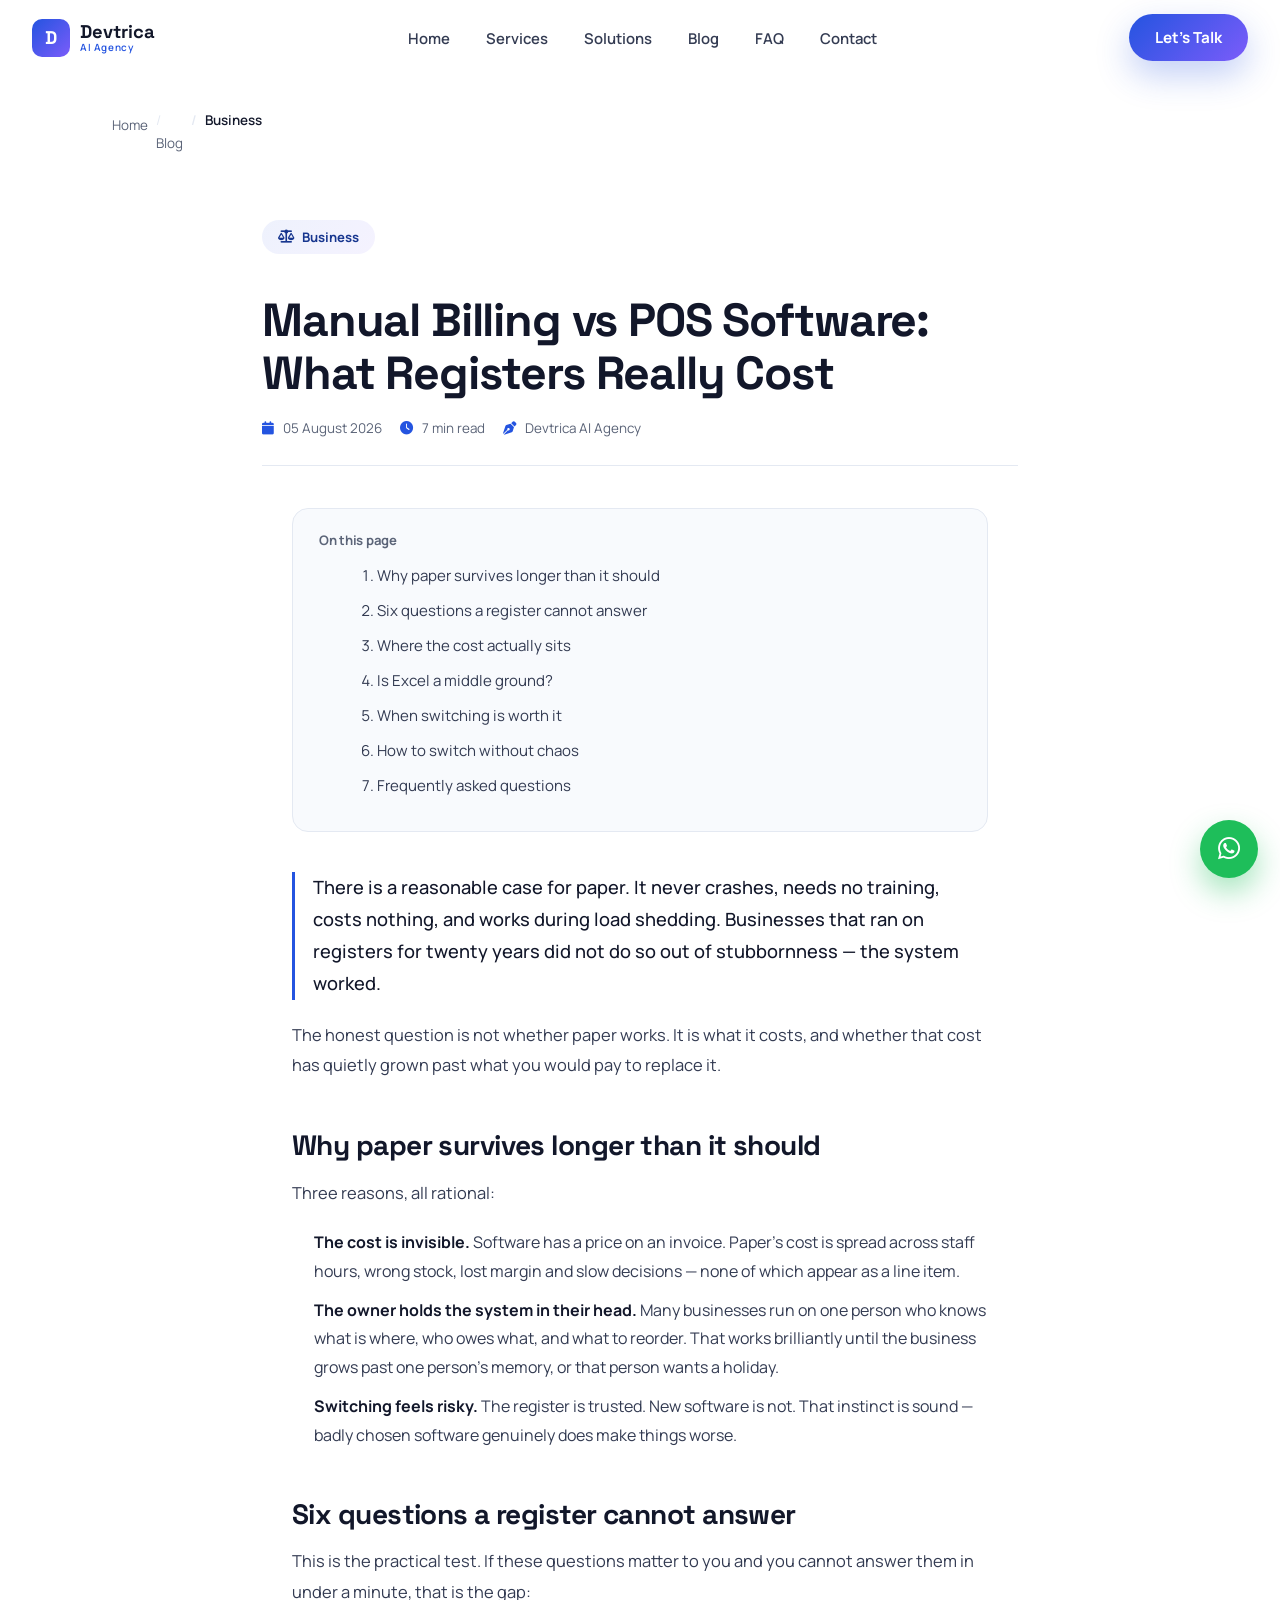
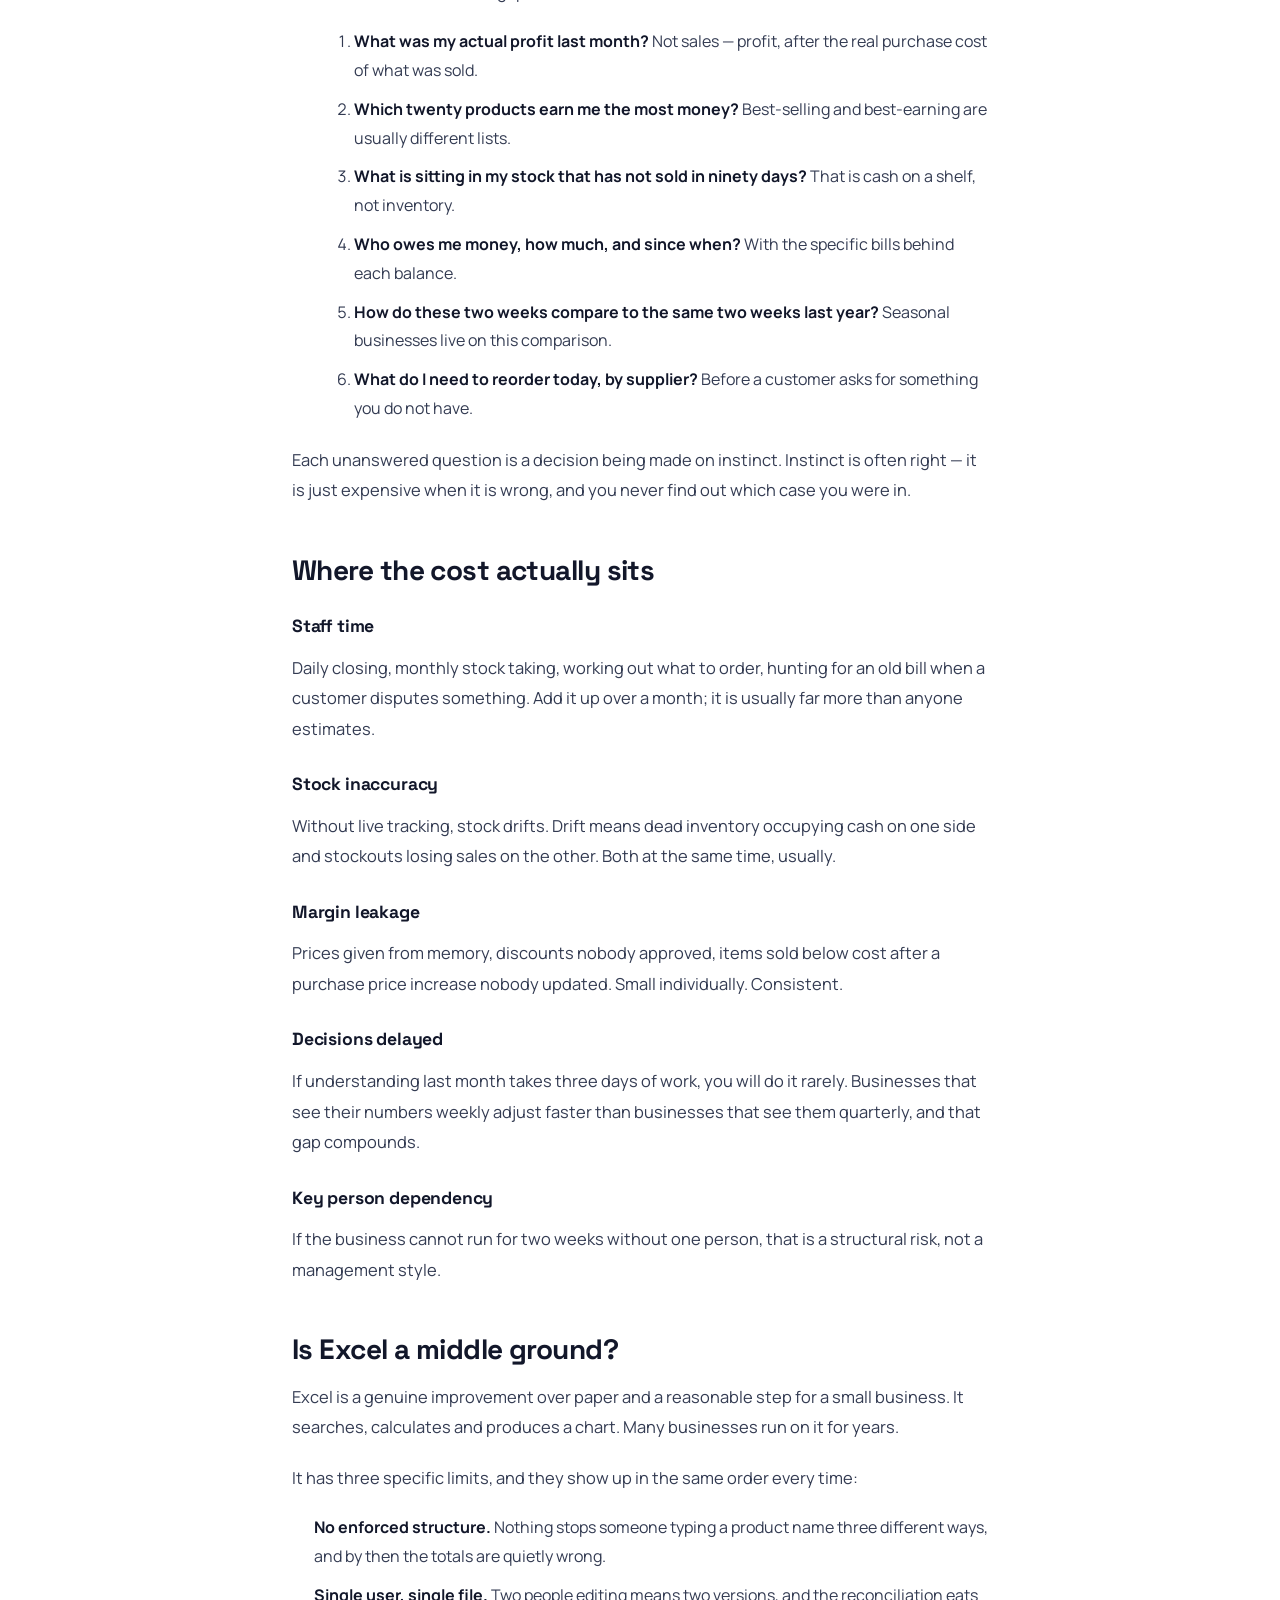
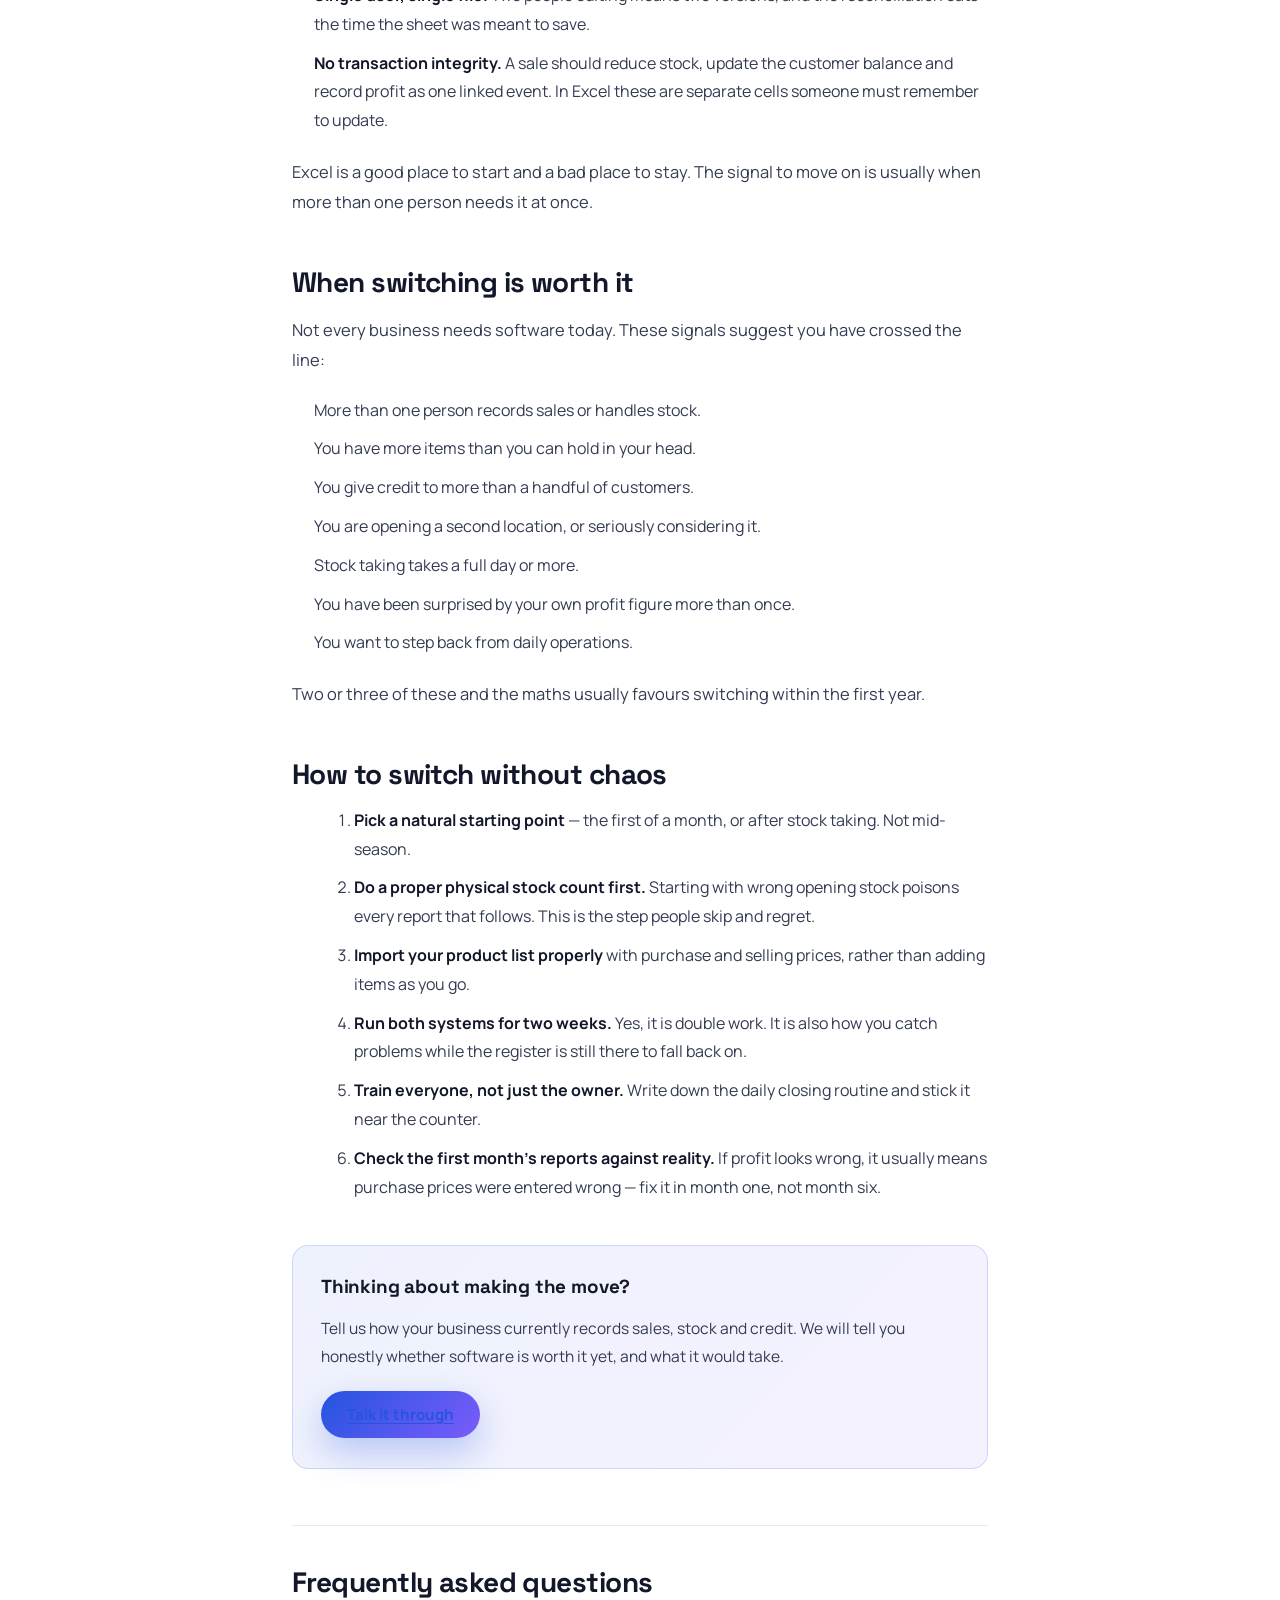
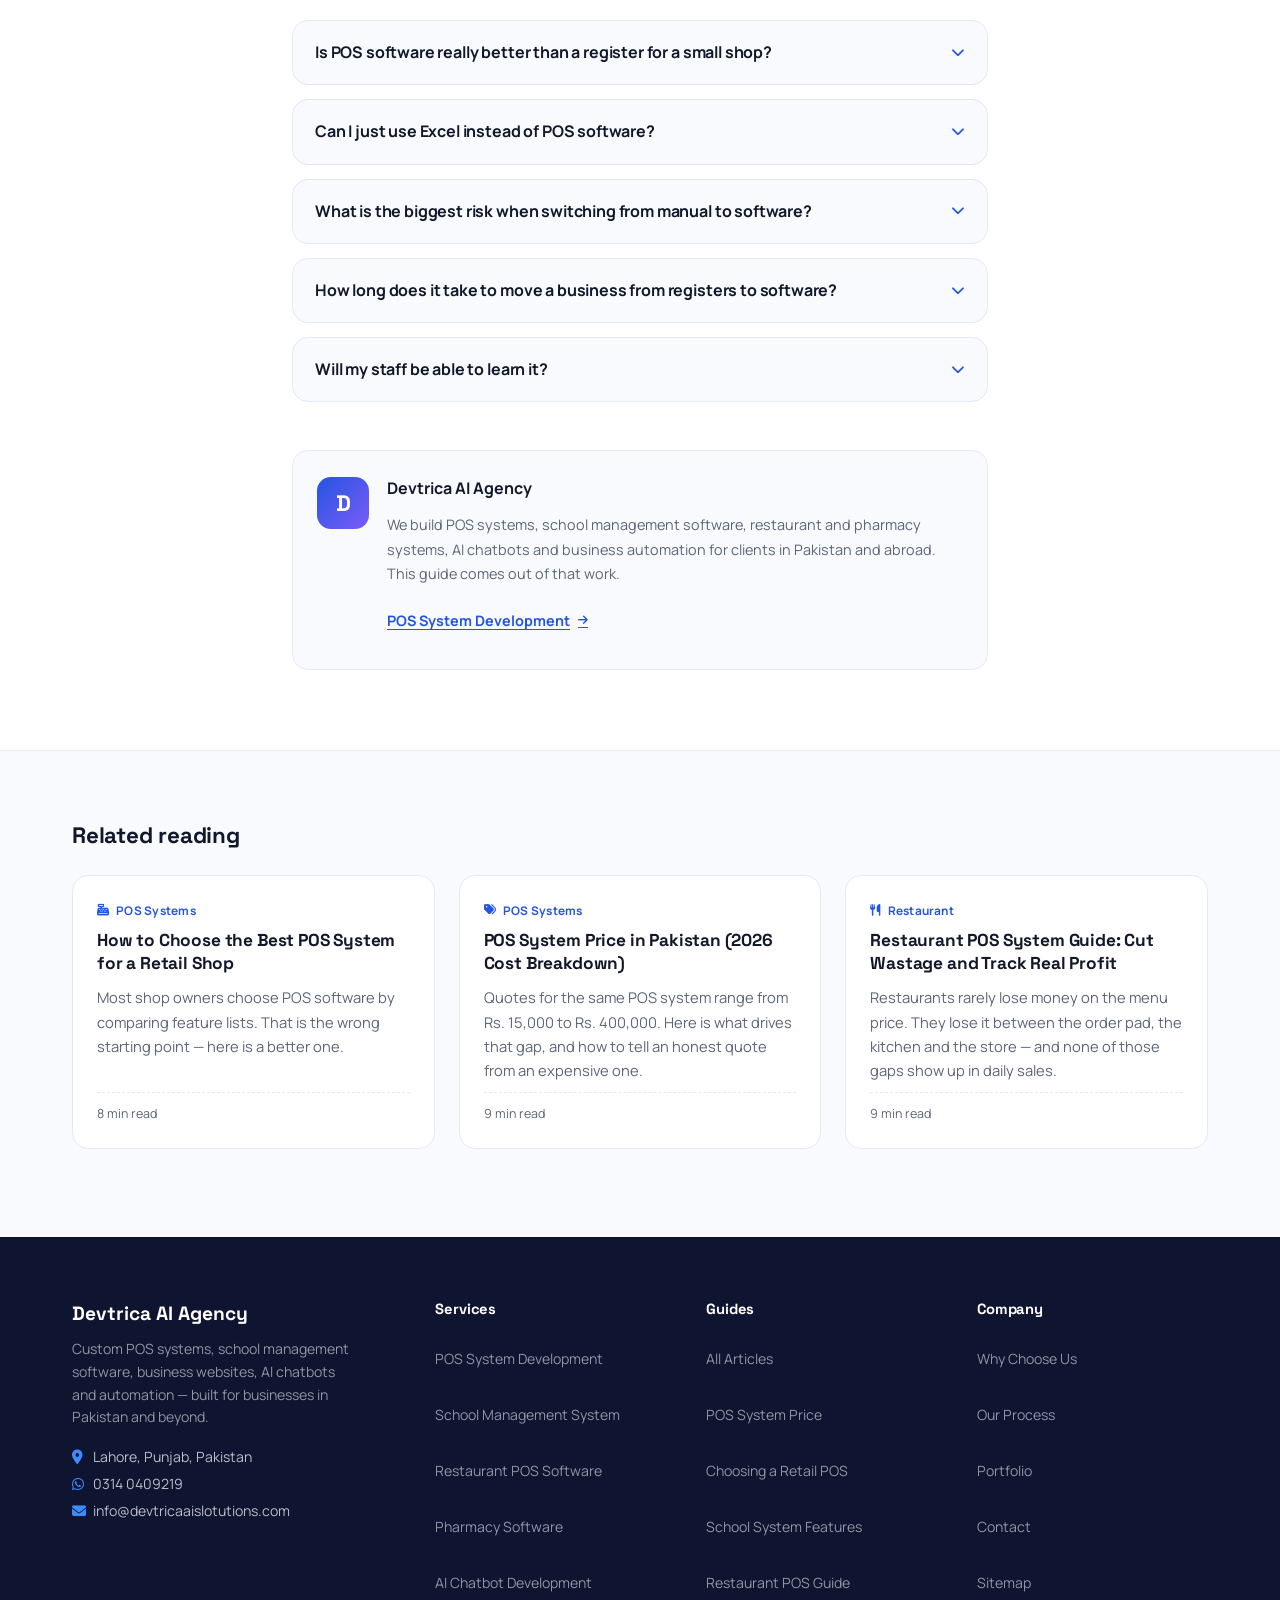
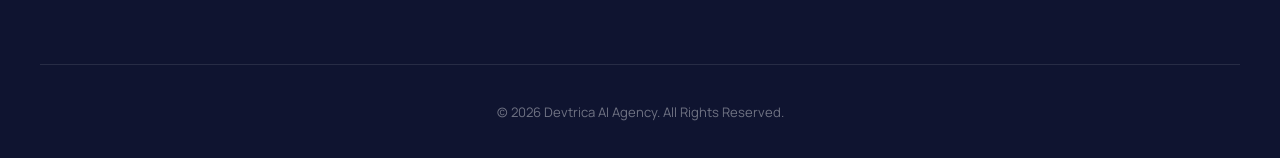
<file: manual-billing-vs-pos-software.html>
<!DOCTYPE html>
<html lang="en" dir="ltr">
<head>
<meta charset="UTF-8">
<meta name="viewport" content="width=device-width, initial-scale=1.0, viewport-fit=cover">
<meta name="theme-color" content="#2454E0">
<meta name="apple-mobile-web-app-capable" content="yes">
<meta name="apple-mobile-web-app-title" content="Devtrica">
<link rel="icon" href="/favicon.ico" sizes="any">
<link rel="icon" type="image/png" sizes="32x32" href="/assets/favicon-32x32.png">
<link rel="apple-touch-icon" sizes="180x180" href="/assets/apple-touch-icon.png">
<link rel="manifest" href="/site.webmanifest">
<link rel="preconnect" href="https://fonts.googleapis.com">
<link rel="preconnect" href="https://fonts.gstatic.com" crossorigin>
<link href="https://fonts.googleapis.com/css2?family=Manrope:wght@400;500;600;700;800&family=Space+Grotesk:wght@500;600;700&display=swap" rel="stylesheet">
<link rel="stylesheet" href="https://cdnjs.cloudflare.com/ajax/libs/font-awesome/6.5.1/css/all.min.css" media="print" onload="this.media='all'">
<noscript><link rel="stylesheet" href="https://cdnjs.cloudflare.com/ajax/libs/font-awesome/6.5.1/css/all.min.css"></noscript>
<link rel="stylesheet" href="style.css">
<title>Manual Billing vs POS Software: The Real Cost | Devtrica</title>
<meta name="description" content="What registers and manual record keeping actually cost a business, and the six questions a paper system can never answer.">
<meta name="keywords" content="manual billing vs POS software, why use POS software, benefits of POS system, register vs software, Excel vs POS, business digitisation Pakistan, inventory accuracy">
<meta name="author" content="Devtrica AI Agency">
<meta name="robots" content="index, follow, max-snippet:-1, max-image-preview:large">
<link rel="canonical" href="https://devtricaaislotutions.com/manual-billing-vs-pos-software.html">
<link rel="alternate" hreflang="en" href="https://devtricaaislotutions.com/manual-billing-vs-pos-software.html">
<link rel="alternate" hreflang="x-default" href="https://devtricaaislotutions.com/manual-billing-vs-pos-software.html">

<meta property="og:site_name" content="Devtrica AI Agency">
<meta property="og:type" content="article">
<meta property="og:locale" content="en_PK">
<meta property="og:url" content="https://devtricaaislotutions.com/manual-billing-vs-pos-software.html">
<meta property="og:title" content="Manual Billing vs POS Software: The Real Cost of Registers">
<meta property="og:description" content="What registers and manual record keeping actually cost a business, and the six questions a paper system can never answer.">
<meta property="og:image" content="https://devtricaaislotutions.com/assets/og-image.jpg">
<meta property="og:image:width" content="1200">
<meta property="og:image:height" content="630">
<meta property="article:published_time" content="2026-08-05">
<meta property="article:section" content="Business">
<meta name="twitter:card" content="summary_large_image">
<meta name="twitter:title" content="Manual Billing vs POS Software: The Real Cost of Registers">
<meta name="twitter:description" content="What registers and manual record keeping actually cost a business, and the six questions a paper system can never answer.">
<meta name="twitter:image" content="https://devtricaaislotutions.com/assets/og-image.jpg">

<script type="application/ld+json">
{
  "@context": "https://schema.org",
  "@graph": [
    {
      "@type": "BlogPosting",
      "@id": "https://devtricaaislotutions.com/manual-billing-vs-pos-software.html#article",
      "headline": "Manual Billing vs POS Software: The Real Cost of Registers",
      "description": "What manual billing and register-based record keeping actually costs a business, and the six questions a paper system can never answer.",
      "articleSection": "Business",
      "url": "https://devtricaaislotutions.com/manual-billing-vs-pos-software.html",
      "mainEntityOfPage": {
        "@type": "WebPage",
        "@id": "https://devtricaaislotutions.com/manual-billing-vs-pos-software.html"
      },
      "image": "https://devtricaaislotutions.com/assets/og-image.jpg",
      "datePublished": "2026-08-05",
      "dateModified": "2026-08-05",
      "wordCount": 928,
      "inLanguage": "en",
      "keywords": "manual billing vs POS software, why use POS software, benefits of POS system, register vs software, Excel vs POS, business digitisation Pakistan, inventory accuracy",
      "author": {
        "@type": "Organization",
        "name": "Devtrica AI Agency",
        "url": "https://devtricaaislotutions.com/"
      },
      "publisher": {
        "@type": "Organization",
        "name": "Devtrica AI Agency",
        "url": "https://devtricaaislotutions.com/",
        "logo": {
          "@type": "ImageObject",
          "url": "https://devtricaaislotutions.com/assets/icon-512.png"
        }
      },
      "isPartOf": {
        "@type": "Blog",
        "@id": "https://devtricaaislotutions.com/blog.html#blog",
        "name": "Devtrica Blog"
      }
    },
    {
      "@type": "BreadcrumbList",
      "itemListElement": [
        {
          "@type": "ListItem",
          "position": 1,
          "name": "Home",
          "item": "https://devtricaaislotutions.com/"
        },
        {
          "@type": "ListItem",
          "position": 2,
          "name": "Blog",
          "item": "https://devtricaaislotutions.com/blog.html"
        },
        {
          "@type": "ListItem",
          "position": 3,
          "name": "Manual Billing vs POS Software: The Real Cost of Registers",
          "item": "https://devtricaaislotutions.com/manual-billing-vs-pos-software.html"
        }
      ]
    },
    {
      "@type": "FAQPage",
      "mainEntity": [
        {
          "@type": "Question",
          "name": "Is POS software really better than a register for a small shop?",
          "acceptedAnswer": {
            "@type": "Answer",
            "text": "It depends on scale. A single-person shop with few items can run well on paper. Once more than one person records sales, or you carry more stock than you can remember, paper starts costing more in errors and time than software costs to run."
          }
        },
        {
          "@type": "Question",
          "name": "Can I just use Excel instead of POS software?",
          "acceptedAnswer": {
            "@type": "Answer",
            "text": "Excel is a genuine improvement on paper and fine for a small business. Its limits are enforced structure, single-user editing and transaction integrity \u2014 a sale should update stock, customer balance and profit together, which Excel cannot guarantee."
          }
        },
        {
          "@type": "Question",
          "name": "What is the biggest risk when switching from manual to software?",
          "acceptedAnswer": {
            "@type": "Answer",
            "text": "Starting with inaccurate opening stock. Do a full physical count before going live, otherwise every stock and profit report afterwards inherits the error."
          }
        },
        {
          "@type": "Question",
          "name": "How long does it take to move a business from registers to software?",
          "acceptedAnswer": {
            "@type": "Answer",
            "text": "Usually two to four weeks, with most of the time spent on stock counting and data entry rather than the software itself. Running both systems in parallel for the first two weeks is strongly recommended."
          }
        },
        {
          "@type": "Question",
          "name": "Will my staff be able to learn it?",
          "acceptedAnswer": {
            "@type": "Answer",
            "text": "Most staff learn day-to-day billing within a shift or two. The important part is training everyone who touches the system, not just the owner, and writing down the daily closing routine."
          }
        }
      ]
    }
  ]
}
</script>
</head>
<body class="lp-body">

<a href="#main" class="skip-link">Skip to main content</a>

<header class="navbar scrolled" id="navbar">
  <div class="nav-inner">
    <a href="index.html" class="nav-logo">
      <span class="logo-mark">D</span>
      <span class="logo-text">Devtrica<span class="logo-sub">AI Agency</span></span>
    </a>
    <nav class="nav-links" id="navLinks" aria-label="Primary navigation">
      <a href="index.html#home" class="nav-link">Home</a>
      <a href="index.html#services" class="nav-link">Services</a>
      <a href="index.html#solutions" class="nav-link">Solutions</a>
      <a href="blog.html" class="nav-link">Blog</a>
      <a href="index.html#faq" class="nav-link">FAQ</a>
      <a href="index.html#contact" class="nav-link">Contact</a>
    </nav>
    <a href="index.html#contact" class="btn btn-primary nav-cta">Let's Talk</a>
    <button class="hamburger" id="hamburger" aria-label="Toggle navigation menu" aria-expanded="false">
      <span></span><span></span><span></span>
    </button>
  </div>
  <nav class="mobile-menu" id="mobileMenu" aria-label="Mobile navigation">
    <a href="index.html#home" class="mobile-link">Home</a>
    <a href="index.html#services" class="mobile-link">Services</a>
    <a href="index.html#solutions" class="mobile-link">Solutions</a>
    <a href="blog.html" class="mobile-link">Blog</a>
    <a href="index.html#faq" class="mobile-link">FAQ</a>
    <a href="index.html#contact" class="mobile-link">Contact</a>
    <a href="index.html#contact" class="btn btn-primary mobile-cta">Let's Talk</a>
  </nav>
</header>

<main id="main">

<nav class="breadcrumb-bar" aria-label="Breadcrumb">
  <div class="section-inner">
    <ol class="breadcrumb">
      <li><a href="index.html">Home</a></li>
      <li><a href="blog.html">Blog</a></li>
      <li aria-current="page">Business</li>
    </ol>
  </div>
</nav>

<article class="post">
  <header class="post-head section-inner">
    <p class="eyebrow-pill"><i class="fa-solid fa-scale-balanced" aria-hidden="true"></i> Business</p>
    <h1>Manual Billing vs POS Software: What Registers Really Cost</h1>
    <div class="post-meta">
      <span><i class="fa-solid fa-calendar" aria-hidden="true"></i> 05 August 2026</span>
      <span><i class="fa-solid fa-clock" aria-hidden="true"></i> 7 min read</span>
      <span><i class="fa-solid fa-pen-nib" aria-hidden="true"></i> Devtrica AI Agency</span>
    </div>
  </header>

  <div class="post-body section-inner">
    <nav class="post-toc" aria-label="Table of contents">
      <h2>On this page</h2>
      <ol>
        <li><a href="#why-paper">Why paper survives longer than it should</a></li>
        <li><a href="#six-questions">Six questions a register cannot answer</a></li>
        <li><a href="#hidden-cost">Where the cost actually sits</a></li>
        <li><a href="#excel">Is Excel a middle ground?</a></li>
        <li><a href="#when-to-switch">When switching is worth it</a></li>
        <li><a href="#how-to-switch">How to switch without chaos</a></li>
        <li><a href="#faq">Frequently asked questions</a></li>
      </ol>
    </nav>


<p class="post-lead">There is a reasonable case for paper. It never crashes, needs no training, costs nothing, and works during load shedding. Businesses that ran on registers for twenty years did not do so out of stubbornness — the system worked.</p>

<p>The honest question is not whether paper works. It is what it costs, and whether that cost has quietly grown past what you would pay to replace it.</p>

<h2 id="why-paper">Why paper survives longer than it should</h2>

<p>Three reasons, all rational:</p>

<ul>
  <li><strong>The cost is invisible.</strong> Software has a price on an invoice. Paper's cost is spread across staff hours, wrong stock, lost margin and slow decisions — none of which appear as a line item.</li>
  <li><strong>The owner holds the system in their head.</strong> Many businesses run on one person who knows what is where, who owes what, and what to reorder. That works brilliantly until the business grows past one person's memory, or that person wants a holiday.</li>
  <li><strong>Switching feels risky.</strong> The register is trusted. New software is not. That instinct is sound — badly chosen software genuinely does make things worse.</li>
</ul>

<h2 id="six-questions">Six questions a register cannot answer</h2>

<p>This is the practical test. If these questions matter to you and you cannot answer them in under a minute, that is the gap:</p>

<ol>
  <li><strong>What was my actual profit last month?</strong> Not sales — profit, after the real purchase cost of what was sold.</li>
  <li><strong>Which twenty products earn me the most money?</strong> Best-selling and best-earning are usually different lists.</li>
  <li><strong>What is sitting in my stock that has not sold in ninety days?</strong> That is cash on a shelf, not inventory.</li>
  <li><strong>Who owes me money, how much, and since when?</strong> With the specific bills behind each balance.</li>
  <li><strong>How do these two weeks compare to the same two weeks last year?</strong> Seasonal businesses live on this comparison.</li>
  <li><strong>What do I need to reorder today, by supplier?</strong> Before a customer asks for something you do not have.</li>
</ol>

<p>Each unanswered question is a decision being made on instinct. Instinct is often right — it is just expensive when it is wrong, and you never find out which case you were in.</p>

<h2 id="hidden-cost">Where the cost actually sits</h2>

<h3>Staff time</h3>
<p>Daily closing, monthly stock taking, working out what to order, hunting for an old bill when a customer disputes something. Add it up over a month; it is usually far more than anyone estimates.</p>

<h3>Stock inaccuracy</h3>
<p>Without live tracking, stock drifts. Drift means dead inventory occupying cash on one side and stockouts losing sales on the other. Both at the same time, usually.</p>

<h3>Margin leakage</h3>
<p>Prices given from memory, discounts nobody approved, items sold below cost after a purchase price increase nobody updated. Small individually. Consistent.</p>

<h3>Decisions delayed</h3>
<p>If understanding last month takes three days of work, you will do it rarely. Businesses that see their numbers weekly adjust faster than businesses that see them quarterly, and that gap compounds.</p>

<h3>Key person dependency</h3>
<p>If the business cannot run for two weeks without one person, that is a structural risk, not a management style.</p>

<h2 id="excel">Is Excel a middle ground?</h2>

<p>Excel is a genuine improvement over paper and a reasonable step for a small business. It searches, calculates and produces a chart. Many businesses run on it for years.</p>

<p>It has three specific limits, and they show up in the same order every time:</p>

<ul>
  <li><strong>No enforced structure.</strong> Nothing stops someone typing a product name three different ways, and by then the totals are quietly wrong.</li>
  <li><strong>Single user, single file.</strong> Two people editing means two versions, and the reconciliation eats the time the sheet was meant to save.</li>
  <li><strong>No transaction integrity.</strong> A sale should reduce stock, update the customer balance and record profit as one linked event. In Excel these are separate cells someone must remember to update.</li>
</ul>

<p>Excel is a good place to start and a bad place to stay. The signal to move on is usually when more than one person needs it at once.</p>

<h2 id="when-to-switch">When switching is worth it</h2>

<p>Not every business needs software today. These signals suggest you have crossed the line:</p>

<ul>
  <li>More than one person records sales or handles stock.</li>
  <li>You have more items than you can hold in your head.</li>
  <li>You give credit to more than a handful of customers.</li>
  <li>You are opening a second location, or seriously considering it.</li>
  <li>Stock taking takes a full day or more.</li>
  <li>You have been surprised by your own profit figure more than once.</li>
  <li>You want to step back from daily operations.</li>
</ul>

<p>Two or three of these and the maths usually favours switching within the first year.</p>

<h2 id="how-to-switch">How to switch without chaos</h2>

<ol>
  <li><strong>Pick a natural starting point</strong> — the first of a month, or after stock taking. Not mid-season.</li>
  <li><strong>Do a proper physical stock count first.</strong> Starting with wrong opening stock poisons every report that follows. This is the step people skip and regret.</li>
  <li><strong>Import your product list properly</strong> with purchase and selling prices, rather than adding items as you go.</li>
  <li><strong>Run both systems for two weeks.</strong> Yes, it is double work. It is also how you catch problems while the register is still there to fall back on.</li>
  <li><strong>Train everyone, not just the owner.</strong> Write down the daily closing routine and stick it near the counter.</li>
  <li><strong>Check the first month's reports against reality.</strong> If profit looks wrong, it usually means purchase prices were entered wrong — fix it in month one, not month six.</li>
</ol>

<div class="post-cta">
  <h3>Thinking about making the move?</h3>
  <p>Tell us how your business currently records sales, stock and credit. We will tell you honestly whether software is worth it yet, and what it would take.</p>
  <a href="index.html#contact" class="btn btn-primary">Talk it through</a>
</div>


    <section class="faq-block" id="faq">
      <h2>Frequently asked questions</h2>
      <div class="faq-list">
      <details class="faq-item">
        <summary><h3>Is POS software really better than a register for a small shop?</h3><i class="fa-solid fa-chevron-down" aria-hidden="true"></i></summary>
        <div class="faq-answer"><p>It depends on scale. A single-person shop with few items can run well on paper. Once more than one person records sales, or you carry more stock than you can remember, paper starts costing more in errors and time than software costs to run.</p></div>
      </details>
      <details class="faq-item">
        <summary><h3>Can I just use Excel instead of POS software?</h3><i class="fa-solid fa-chevron-down" aria-hidden="true"></i></summary>
        <div class="faq-answer"><p>Excel is a genuine improvement on paper and fine for a small business. Its limits are enforced structure, single-user editing and transaction integrity — a sale should update stock, customer balance and profit together, which Excel cannot guarantee.</p></div>
      </details>
      <details class="faq-item">
        <summary><h3>What is the biggest risk when switching from manual to software?</h3><i class="fa-solid fa-chevron-down" aria-hidden="true"></i></summary>
        <div class="faq-answer"><p>Starting with inaccurate opening stock. Do a full physical count before going live, otherwise every stock and profit report afterwards inherits the error.</p></div>
      </details>
      <details class="faq-item">
        <summary><h3>How long does it take to move a business from registers to software?</h3><i class="fa-solid fa-chevron-down" aria-hidden="true"></i></summary>
        <div class="faq-answer"><p>Usually two to four weeks, with most of the time spent on stock counting and data entry rather than the software itself. Running both systems in parallel for the first two weeks is strongly recommended.</p></div>
      </details>
      <details class="faq-item">
        <summary><h3>Will my staff be able to learn it?</h3><i class="fa-solid fa-chevron-down" aria-hidden="true"></i></summary>
        <div class="faq-answer"><p>Most staff learn day-to-day billing within a shift or two. The important part is training everyone who touches the system, not just the owner, and writing down the daily closing routine.</p></div>
      </details>
      </div>
    </section>

    <aside class="author-box">
      <div class="author-mark">D</div>
      <div>
        <strong>Devtrica AI Agency</strong>
        <p>We build POS systems, school management software, restaurant and pharmacy systems, AI chatbots and business automation for clients in Pakistan and abroad. This guide comes out of that work.</p>
        <a href="pos-system.html" class="card-link">POS System Development <i class="fa-solid fa-arrow-right" aria-hidden="true"></i></a>
      </div>
    </aside>
  </div>
</article>

<section class="related-posts">
  <div class="section-inner">
    <h2>Related reading</h2>
    <div class="post-grid">
      <a href="best-pos-system-for-retail-shop.html" class="post-card">
        <span class="post-card-cat"><i class="fa-solid fa-cash-register" aria-hidden="true"></i> POS Systems</span>
        <h3>How to Choose the Best POS System for a Retail Shop</h3>
        <p>Most shop owners choose POS software by comparing feature lists. That is the wrong starting point — here is a better one.</p>
        <span class="post-card-meta">8 min read</span>
      </a>
      <a href="pos-system-price-in-pakistan.html" class="post-card">
        <span class="post-card-cat"><i class="fa-solid fa-tags" aria-hidden="true"></i> POS Systems</span>
        <h3>POS System Price in Pakistan (2026 Cost Breakdown)</h3>
        <p>Quotes for the same POS system range from Rs. 15,000 to Rs. 400,000. Here is what drives that gap, and how to tell an honest quote from an expensive one.</p>
        <span class="post-card-meta">9 min read</span>
      </a>
      <a href="restaurant-pos-system-guide.html" class="post-card">
        <span class="post-card-cat"><i class="fa-solid fa-utensils" aria-hidden="true"></i> Restaurant</span>
        <h3>Restaurant POS System Guide: Cut Wastage and Track Real Profit</h3>
        <p>Restaurants rarely lose money on the menu price. They lose it between the order pad, the kitchen and the store — and none of those gaps show up in daily sales.</p>
        <span class="post-card-meta">9 min read</span>
      </a>
    </div>
  </div>
</section>

</main>

<footer class="footer">
  <div class="section-inner footer-inner">
    <div class="footer-brand">
      <span class="footer-logo">Devtrica AI Agency</span>
      <p>Custom POS systems, school management software, business websites, AI chatbots and automation — built for businesses in Pakistan and beyond.</p>
      <address class="footer-nap">
        <span><i class="fa-solid fa-location-dot" aria-hidden="true"></i> Lahore, Punjab, Pakistan</span>
        <a href="https://wa.me/923140409219" rel="noopener"><i class="fa-brands fa-whatsapp" aria-hidden="true"></i> 0314 0409219</a>
        <a href="mailto:info@devtricaaislotutions.com"><i class="fa-solid fa-envelope" aria-hidden="true"></i> info@devtricaaislotutions.com</a>
      </address>
    </div>
    <nav class="footer-col" aria-label="Services">
      <h4>Services</h4>
      <a href="pos-system.html">POS System Development</a>
      <a href="school-management-system.html">School Management System</a>
      <a href="restaurant-management-system.html">Restaurant POS Software</a>
      <a href="pharmacy-management-system.html">Pharmacy Software</a>
      <a href="ai-chatbot-development.html">AI Chatbot Development</a>
    </nav>
    <nav class="footer-col" aria-label="Guides">
      <h4>Guides</h4>
      <a href="blog.html">All Articles</a>
      <a href="pos-system-price-in-pakistan.html">POS System Price</a>
      <a href="best-pos-system-for-retail-shop.html">Choosing a Retail POS</a>
      <a href="school-management-system-features.html">School System Features</a>
      <a href="restaurant-pos-system-guide.html">Restaurant POS Guide</a>
    </nav>
    <nav class="footer-col" aria-label="Company">
      <h4>Company</h4>
      <a href="index.html#why-us">Why Choose Us</a>
      <a href="index.html#process">Our Process</a>
      <a href="index.html#portfolio">Portfolio</a>
      <a href="index.html#contact">Contact</a>
      <a href="/sitemap.xml">Sitemap</a>
    </nav>
  </div>
  <div class="footer-bottom">
    <p>&copy; 2026 Devtrica AI Agency. All Rights Reserved.</p>
  </div>
</footer>

<a href="https://wa.me/923140409219" target="_blank" rel="noopener" class="whatsapp-float" aria-label="Chat on WhatsApp">
  <i class="fa-brands fa-whatsapp" aria-hidden="true"></i>
</a>

<script src="script.js" defer></script>
</body>
</html>
</file>
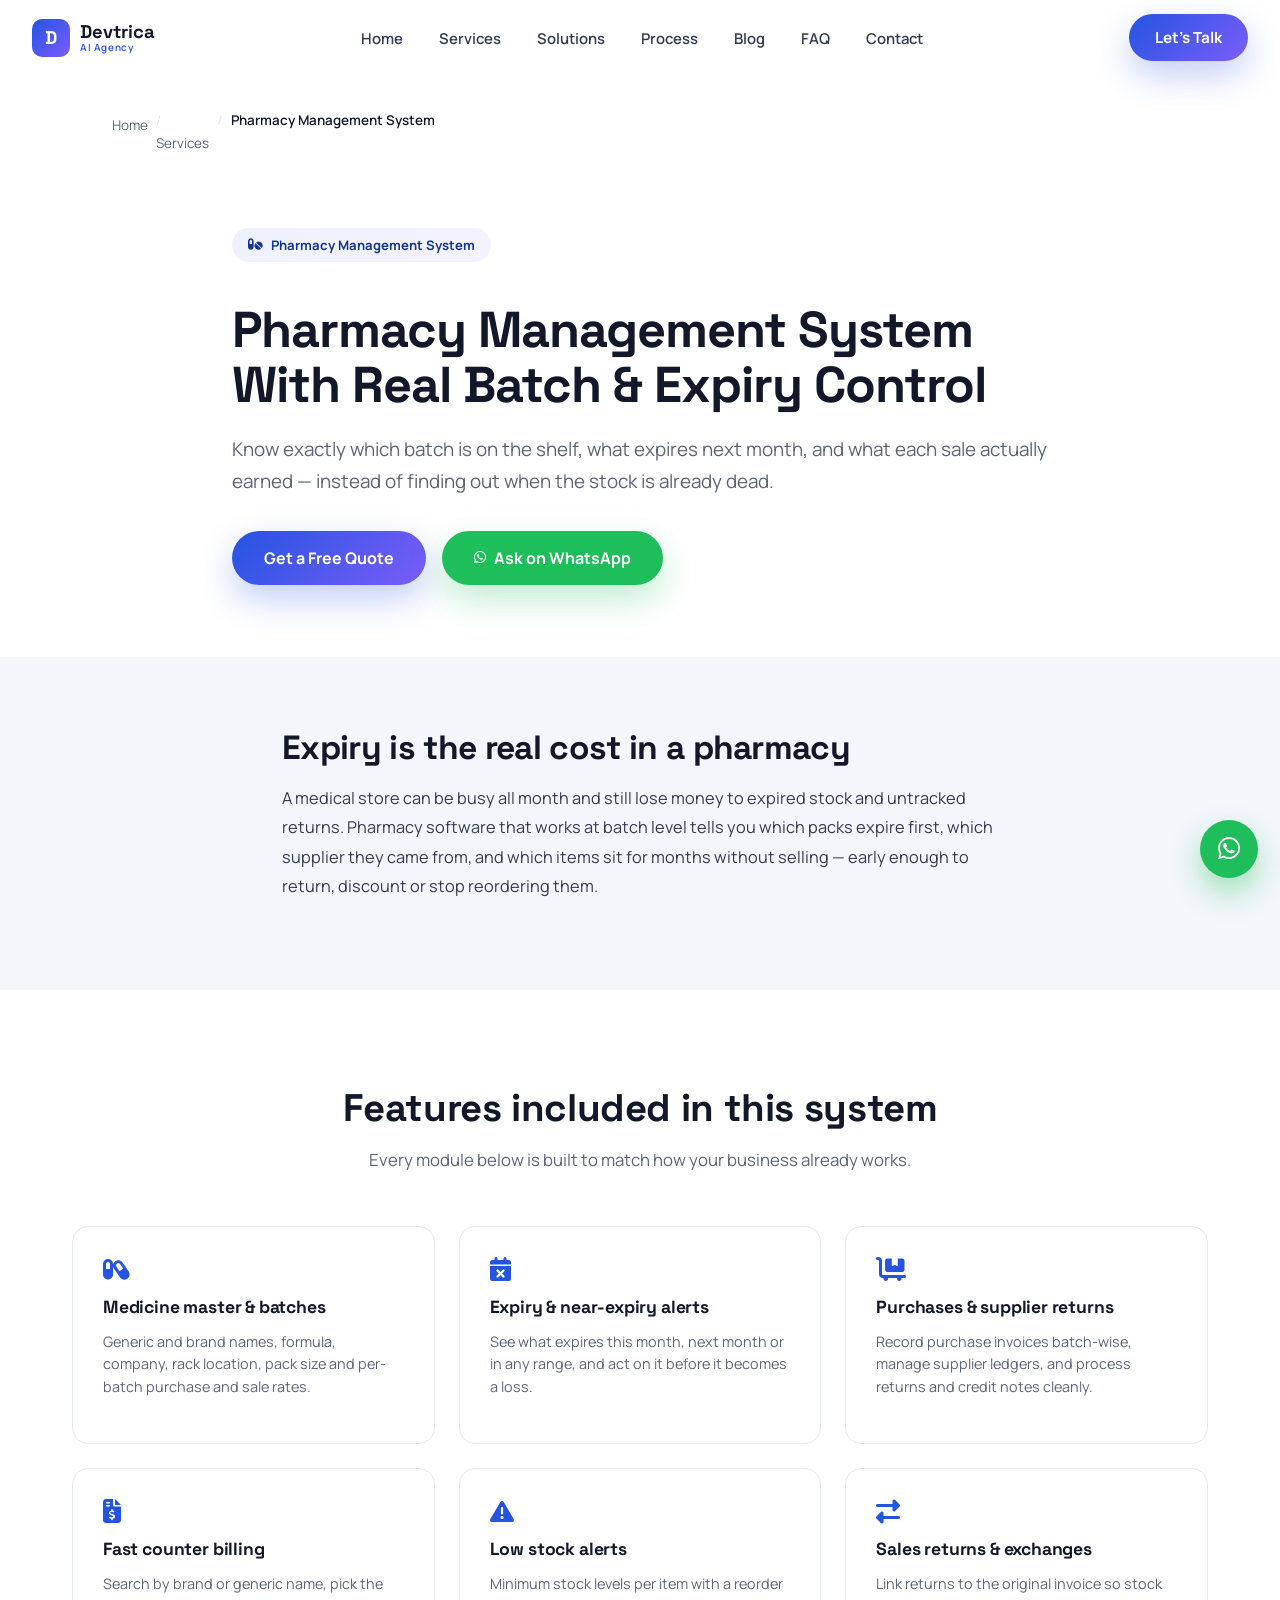
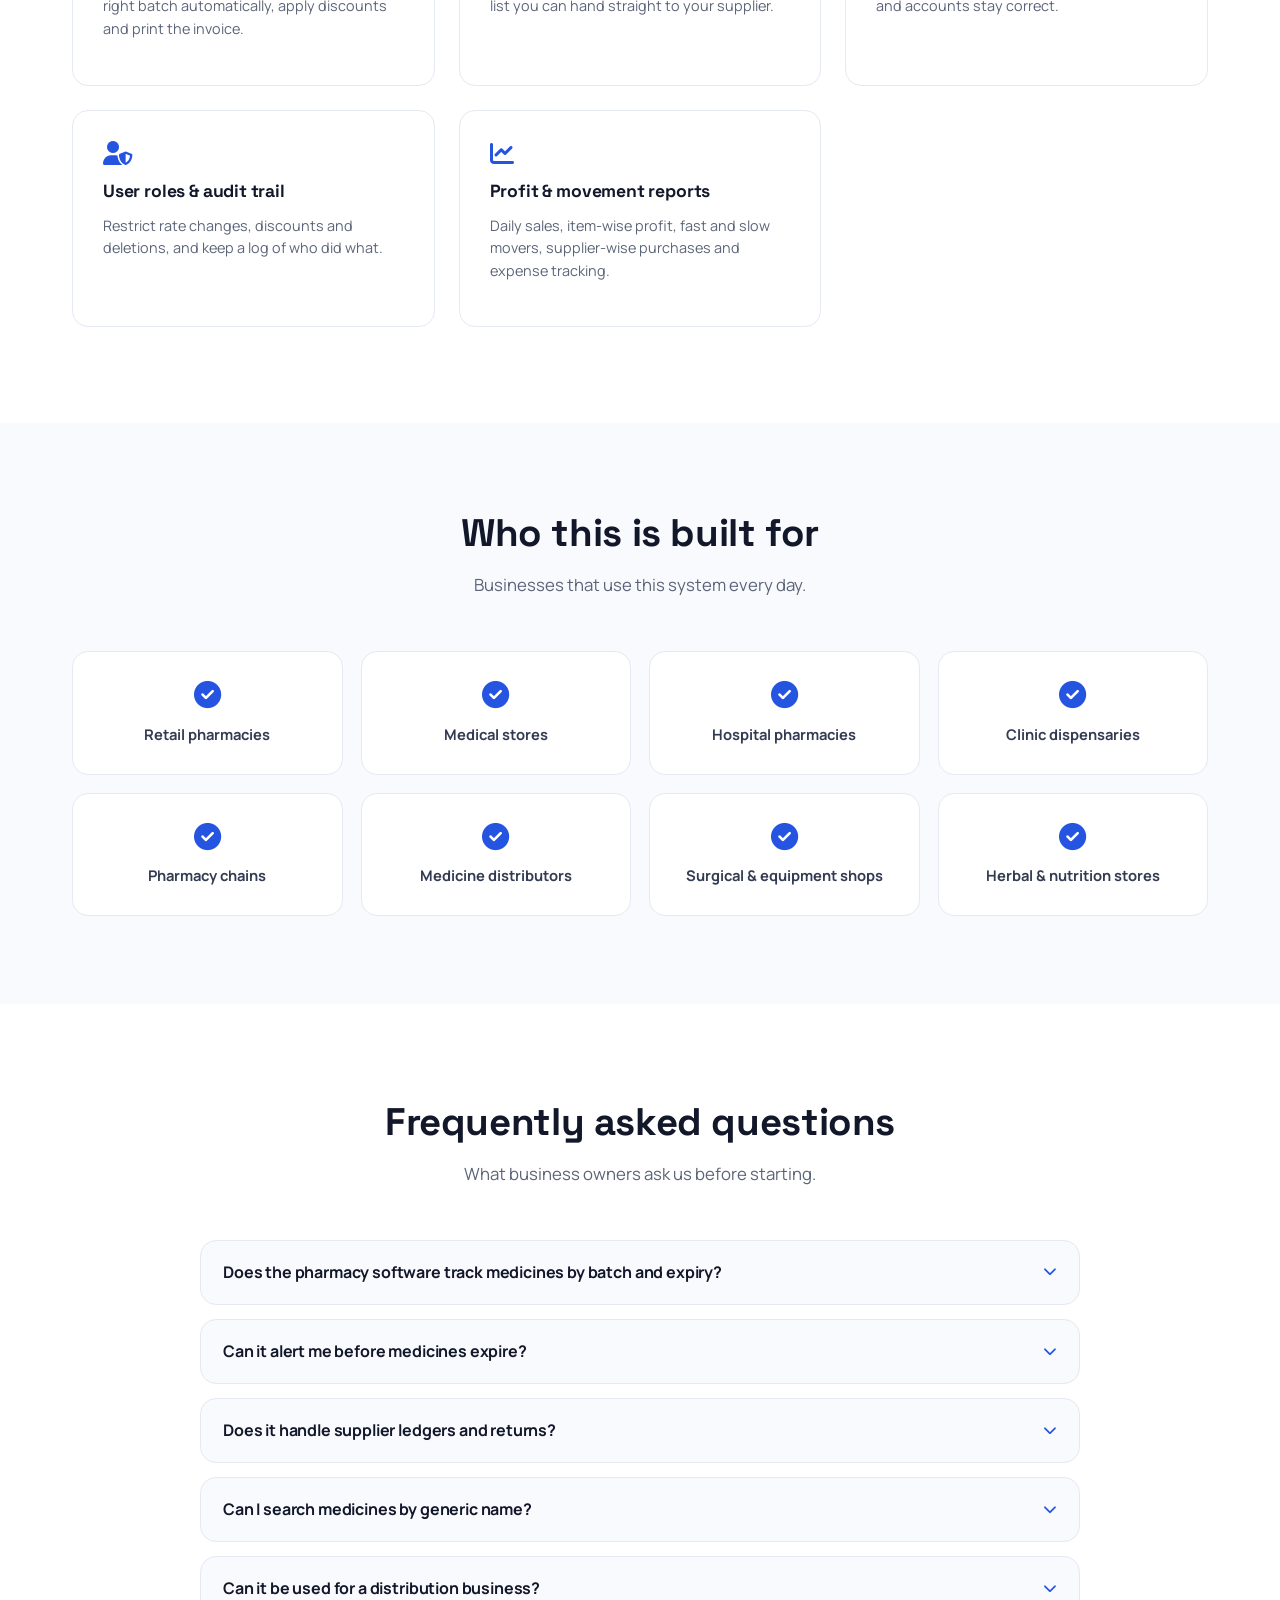
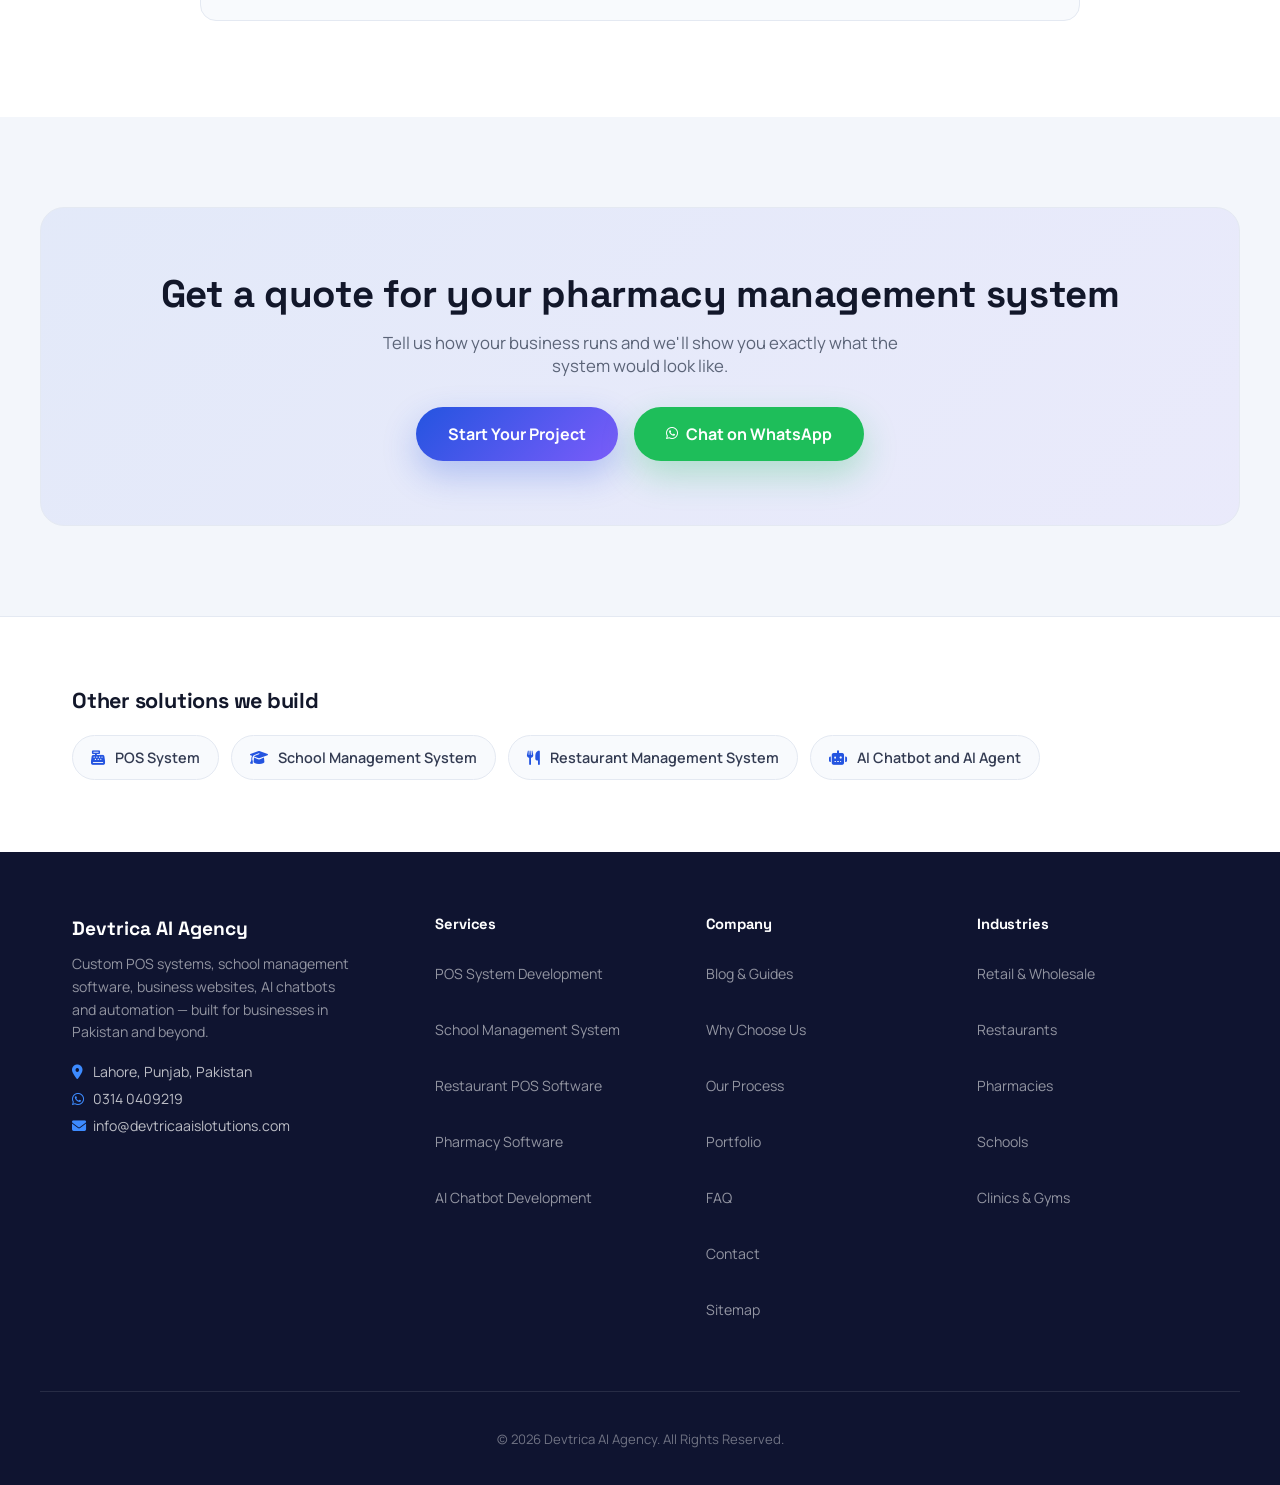
<file: pharmacy-management-system.html>
<!DOCTYPE html>
<html lang="en" dir="ltr">
<head>
<meta charset="UTF-8">
<meta name="viewport" content="width=device-width, initial-scale=1.0, viewport-fit=cover">
<title>Pharmacy Management System Pakistan | Medical Store Software</title>
<meta name="description" content="Pharmacy software with batch and expiry tracking, medicine inventory, purchases, returns, fast counter billing, stock alerts and profit reports.">
<meta name="keywords" content="pharmacy management system, pharmacy software Pakistan, medical store software, medicine inventory software, chemist billing software, expiry tracking software, pharmacy POS, drug store management system, distribution pharmacy software">
<meta name="author" content="Devtrica AI Agency">
<meta name="robots" content="index, follow, max-snippet:-1, max-image-preview:large">
<link rel="canonical" href="https://devtricaaislotutions.com/pharmacy-management-system.html">
<link rel="alternate" hreflang="en" href="https://devtricaaislotutions.com/pharmacy-management-system.html">
<link rel="alternate" hreflang="x-default" href="https://devtricaaislotutions.com/pharmacy-management-system.html">

<meta name="geo.region" content="PK-PB">
<meta name="geo.placename" content="Lahore, Punjab, Pakistan">
<meta name="geo.position" content="31.5204;74.3587">

<meta property="og:site_name" content="Devtrica AI Agency">
<meta property="og:type" content="website">
<meta property="og:locale" content="en_PK">
<meta property="og:url" content="https://devtricaaislotutions.com/pharmacy-management-system.html">
<meta property="og:title" content="Pharmacy Management System Pakistan | Medical Store Software">
<meta property="og:description" content="Pharmacy software with batch and expiry tracking, medicine inventory, purchases, returns, fast counter billing, stock alerts and profit reports.">
<meta property="og:image" content="https://devtricaaislotutions.com/assets/og-image.jpg">
<meta property="og:image:width" content="1200">
<meta property="og:image:height" content="630">
<meta name="twitter:card" content="summary_large_image">
<meta name="twitter:title" content="Pharmacy Management System Pakistan | Medical Store Software">
<meta name="twitter:description" content="Pharmacy software with batch and expiry tracking, medicine inventory, purchases, returns, fast counter billing, stock alerts and profit reports.">
<meta name="twitter:image" content="https://devtricaaislotutions.com/assets/og-image.jpg">

<meta name="theme-color" content="#2454E0">
<meta name="apple-mobile-web-app-capable" content="yes">
<meta name="apple-mobile-web-app-title" content="Devtrica">
<link rel="icon" href="/favicon.ico" sizes="any">
<link rel="icon" type="image/png" sizes="32x32" href="/assets/favicon-32x32.png">
<link rel="apple-touch-icon" sizes="180x180" href="/assets/apple-touch-icon.png">
<link rel="manifest" href="/site.webmanifest">

<link rel="preconnect" href="https://fonts.googleapis.com">
<link rel="preconnect" href="https://fonts.gstatic.com" crossorigin>
<link href="https://fonts.googleapis.com/css2?family=Manrope:wght@400;500;600;700;800&family=Space+Grotesk:wght@500;600;700&display=swap" rel="stylesheet">
<link rel="stylesheet" href="https://cdnjs.cloudflare.com/ajax/libs/font-awesome/6.5.1/css/all.min.css" media="print" onload="this.media='all'">
<noscript><link rel="stylesheet" href="https://cdnjs.cloudflare.com/ajax/libs/font-awesome/6.5.1/css/all.min.css"></noscript>
<link rel="stylesheet" href="style.css">

<script type="application/ld+json">
{
  "@context": "https://schema.org",
  "@graph": [
    {
      "@type": "Service",
      "@id": "https://devtricaaislotutions.com/pharmacy-management-system.html#service",
      "name": "Pharmacy Management System Development",
      "serviceType": "Pharmacy Management System Development",
      "description": "Pharmacy management system and medical store software in Pakistan \u2014 medicine inventory, batch and expiry tracking, purchases, returns, billing, stock alerts and profit reports.",
      "url": "https://devtricaaislotutions.com/pharmacy-management-system.html",
      "provider": {
        "@type": "Organization",
        "name": "Devtrica AI Agency",
        "url": "https://devtricaaislotutions.com/",
        "telephone": "+92-314-0409219",
        "address": {
          "@type": "PostalAddress",
          "addressLocality": "Lahore",
          "addressRegion": "Punjab",
          "addressCountry": "PK"
        }
      },
      "areaServed": {
        "@type": "Country",
        "name": "Pakistan"
      },
      "audience": {
        "@type": "BusinessAudience",
        "name": "Small and medium businesses"
      },
      "hasOfferCatalog": {
        "@type": "OfferCatalog",
        "name": "Pharmacy Management System Development features",
        "itemListElement": [
          {
            "@type": "Offer",
            "itemOffered": {
              "@type": "Service",
              "name": "Medicine master and batches"
            }
          },
          {
            "@type": "Offer",
            "itemOffered": {
              "@type": "Service",
              "name": "Expiry and near-expiry alerts"
            }
          },
          {
            "@type": "Offer",
            "itemOffered": {
              "@type": "Service",
              "name": "Purchases and supplier returns"
            }
          },
          {
            "@type": "Offer",
            "itemOffered": {
              "@type": "Service",
              "name": "Fast counter billing"
            }
          },
          {
            "@type": "Offer",
            "itemOffered": {
              "@type": "Service",
              "name": "Low stock alerts"
            }
          },
          {
            "@type": "Offer",
            "itemOffered": {
              "@type": "Service",
              "name": "Sales returns and exchanges"
            }
          },
          {
            "@type": "Offer",
            "itemOffered": {
              "@type": "Service",
              "name": "User roles and audit trail"
            }
          },
          {
            "@type": "Offer",
            "itemOffered": {
              "@type": "Service",
              "name": "Profit and movement reports"
            }
          }
        ]
      }
    },
    {
      "@type": "WebPage",
      "@id": "https://devtricaaislotutions.com/pharmacy-management-system.html#webpage",
      "url": "https://devtricaaislotutions.com/pharmacy-management-system.html",
      "name": "Pharmacy Management System in Pakistan | Medical Store Software | Devtrica",
      "description": "Pharmacy management system and medical store software in Pakistan \u2014 medicine inventory, batch and expiry tracking, purchases, returns, billing, stock alerts and profit reports.",
      "inLanguage": "en",
      "dateModified": "2026-09-16"
    },
    {
      "@type": "BreadcrumbList",
      "itemListElement": [
        {
          "@type": "ListItem",
          "position": 1,
          "name": "Home",
          "item": "https://devtricaaislotutions.com/"
        },
        {
          "@type": "ListItem",
          "position": 2,
          "name": "Services",
          "item": "https://devtricaaislotutions.com/#services"
        },
        {
          "@type": "ListItem",
          "position": 3,
          "name": "Pharmacy Management System",
          "item": "https://devtricaaislotutions.com/pharmacy-management-system.html"
        }
      ]
    },
    {
      "@type": "FAQPage",
      "mainEntity": [
        {
          "@type": "Question",
          "name": "Does the pharmacy software track medicines by batch and expiry?",
          "acceptedAnswer": {
            "@type": "Answer",
            "text": "Yes. Every purchase is recorded batch-wise with its own expiry date, purchase rate and sale rate, and billing picks the correct batch automatically."
          }
        },
        {
          "@type": "Question",
          "name": "Can it alert me before medicines expire?",
          "acceptedAnswer": {
            "@type": "Answer",
            "text": "Yes. You can see near-expiry stock for any date range and get alerts early enough to return or clear it."
          }
        },
        {
          "@type": "Question",
          "name": "Does it handle supplier ledgers and returns?",
          "acceptedAnswer": {
            "@type": "Answer",
            "text": "Yes. Purchase invoices, payments, supplier balances, purchase returns and credit notes are all handled inside the system."
          }
        },
        {
          "@type": "Question",
          "name": "Can I search medicines by generic name?",
          "acceptedAnswer": {
            "@type": "Answer",
            "text": "Yes. Items can be searched by brand, generic, formula or company, which also helps staff suggest available alternatives."
          }
        },
        {
          "@type": "Question",
          "name": "Can it be used for a distribution business?",
          "acceptedAnswer": {
            "@type": "Answer",
            "text": "Yes. We can extend it with sales orders, delivery challans, area-wise customers and salesman-wise reporting."
          }
        }
      ]
    }
  ]
}
</script>
</head>
<body class="lp-body">

<a href="#main" class="skip-link">Skip to main content</a>

<header class="navbar scrolled" id="navbar">
  <div class="nav-inner">
    <a href="index.html" class="nav-logo">
      <span class="logo-mark">D</span>
      <span class="logo-text">Devtrica<span class="logo-sub">AI Agency</span></span>
    </a>
    <nav class="nav-links" id="navLinks" aria-label="Primary navigation">
      <a href="index.html#home" class="nav-link">Home</a>
      <a href="index.html#services" class="nav-link">Services</a>
      <a href="index.html#solutions" class="nav-link">Solutions</a>
      <a href="index.html#process" class="nav-link">Process</a>
      <a href="blog.html" class="nav-link">Blog</a>
      <a href="index.html#faq" class="nav-link">FAQ</a>
      <a href="index.html#contact" class="nav-link">Contact</a>
    </nav>
    <a href="index.html#contact" class="btn btn-primary nav-cta">Let's Talk</a>
    <button class="hamburger" id="hamburger" aria-label="Toggle navigation menu" aria-expanded="false">
      <span></span><span></span><span></span>
    </button>
  </div>
  <nav class="mobile-menu" id="mobileMenu" aria-label="Mobile navigation">
    <a href="index.html#home" class="mobile-link">Home</a>
    <a href="index.html#services" class="mobile-link">Services</a>
    <a href="index.html#solutions" class="mobile-link">Solutions</a>
    <a href="index.html#process" class="mobile-link">Process</a>
    <a href="blog.html" class="mobile-link">Blog</a>
    <a href="index.html#faq" class="mobile-link">FAQ</a>
    <a href="index.html#contact" class="mobile-link">Contact</a>
    <a href="index.html#contact" class="btn btn-primary mobile-cta">Let's Talk</a>
  </nav>
</header>

<main id="main">

<nav class="breadcrumb-bar" aria-label="Breadcrumb">
  <div class="section-inner">
    <ol class="breadcrumb">
      <li><a href="index.html">Home</a></li>
      <li><a href="index.html#services">Services</a></li>
      <li aria-current="page">Pharmacy Management System</li>
    </ol>
  </div>
</nav>

<section class="lp-hero">
  <div class="section-inner lp-hero-inner">
    <p class="eyebrow-pill"><i class="fa-solid fa-pills" aria-hidden="true"></i> Pharmacy Management System</p>
    <h1>Pharmacy Management System With Real Batch &amp; Expiry Control</h1>
    <p class="lp-lead">Know exactly which batch is on the shelf, what expires next month, and what each sale actually earned — instead of finding out when the stock is already dead.</p>
    <div class="hero-actions">
      <a href="index.html#contact" class="btn btn-primary btn-lg">Get a Free Quote</a>
      <a href="https://wa.me/923140409219" target="_blank" rel="noopener" class="btn btn-whatsapp btn-lg"><i class="fa-brands fa-whatsapp" aria-hidden="true"></i> Ask on WhatsApp</a>
    </div>
  </div>
</section>

<section class="lp-intro">
  <div class="section-inner lp-narrow">
    <h2>Expiry is the real cost in a pharmacy</h2>
    <p>A medical store can be busy all month and still lose money to expired stock and untracked returns. Pharmacy software that works at batch level tells you which packs expire first, which supplier they came from, and which items sit for months without selling — early enough to return, discount or stop reordering them.</p>
  </div>
</section>

<section class="lp-features" id="features">
  <div class="section-inner">
    <div class="section-head reveal">
      <h2>Features included in this system</h2>
      <p>Every module below is built to match how your business already works.</p>
    </div>
    <div class="why-grid">
      <div class="why-card reveal">
        <i class="fa-solid fa-capsules" aria-hidden="true"></i>
        <h3>Medicine master &amp; batches</h3>
        <p>Generic and brand names, formula, company, rack location, pack size and per-batch purchase and sale rates.</p>
      </div>
      <div class="why-card reveal">
        <i class="fa-solid fa-calendar-xmark" aria-hidden="true"></i>
        <h3>Expiry &amp; near-expiry alerts</h3>
        <p>See what expires this month, next month or in any range, and act on it before it becomes a loss.</p>
      </div>
      <div class="why-card reveal">
        <i class="fa-solid fa-cart-flatbed" aria-hidden="true"></i>
        <h3>Purchases &amp; supplier returns</h3>
        <p>Record purchase invoices batch-wise, manage supplier ledgers, and process returns and credit notes cleanly.</p>
      </div>
      <div class="why-card reveal">
        <i class="fa-solid fa-file-invoice-dollar" aria-hidden="true"></i>
        <h3>Fast counter billing</h3>
        <p>Search by brand or generic name, pick the right batch automatically, apply discounts and print the invoice.</p>
      </div>
      <div class="why-card reveal">
        <i class="fa-solid fa-triangle-exclamation" aria-hidden="true"></i>
        <h3>Low stock alerts</h3>
        <p>Minimum stock levels per item with a reorder list you can hand straight to your supplier.</p>
      </div>
      <div class="why-card reveal">
        <i class="fa-solid fa-right-left" aria-hidden="true"></i>
        <h3>Sales returns &amp; exchanges</h3>
        <p>Link returns to the original invoice so stock and accounts stay correct.</p>
      </div>
      <div class="why-card reveal">
        <i class="fa-solid fa-user-shield" aria-hidden="true"></i>
        <h3>User roles &amp; audit trail</h3>
        <p>Restrict rate changes, discounts and deletions, and keep a log of who did what.</p>
      </div>
      <div class="why-card reveal">
        <i class="fa-solid fa-chart-line" aria-hidden="true"></i>
        <h3>Profit &amp; movement reports</h3>
        <p>Daily sales, item-wise profit, fast and slow movers, supplier-wise purchases and expense tracking.</p>
      </div>
    </div>
  </div>
</section>

<section class="lp-who">
  <div class="section-inner">
    <div class="section-head reveal">
      <h2>Who this is built for</h2>
      <p>Businesses that use this system every day.</p>
    </div>
    <div class="biz-grid">
      <div class="biz-card reveal"><i class="fa-solid fa-circle-check" aria-hidden="true"></i><span>Retail pharmacies</span></div>
      <div class="biz-card reveal"><i class="fa-solid fa-circle-check" aria-hidden="true"></i><span>Medical stores</span></div>
      <div class="biz-card reveal"><i class="fa-solid fa-circle-check" aria-hidden="true"></i><span>Hospital pharmacies</span></div>
      <div class="biz-card reveal"><i class="fa-solid fa-circle-check" aria-hidden="true"></i><span>Clinic dispensaries</span></div>
      <div class="biz-card reveal"><i class="fa-solid fa-circle-check" aria-hidden="true"></i><span>Pharmacy chains</span></div>
      <div class="biz-card reveal"><i class="fa-solid fa-circle-check" aria-hidden="true"></i><span>Medicine distributors</span></div>
      <div class="biz-card reveal"><i class="fa-solid fa-circle-check" aria-hidden="true"></i><span>Surgical &amp; equipment shops</span></div>
      <div class="biz-card reveal"><i class="fa-solid fa-circle-check" aria-hidden="true"></i><span>Herbal &amp; nutrition stores</span></div>
    </div>
  </div>
</section>

<section class="faq-section" id="faq">
  <div class="section-inner">
    <div class="section-head reveal">
      <h2>Frequently asked questions</h2>
      <p>What business owners ask us before starting.</p>
    </div>
    <div class="faq-list reveal">
      <details class="faq-item">
        <summary><h3>Does the pharmacy software track medicines by batch and expiry?</h3><i class="fa-solid fa-chevron-down" aria-hidden="true"></i></summary>
        <div class="faq-answer"><p>Yes. Every purchase is recorded batch-wise with its own expiry date, purchase rate and sale rate, and billing picks the correct batch automatically.</p></div>
      </details>
      <details class="faq-item">
        <summary><h3>Can it alert me before medicines expire?</h3><i class="fa-solid fa-chevron-down" aria-hidden="true"></i></summary>
        <div class="faq-answer"><p>Yes. You can see near-expiry stock for any date range and get alerts early enough to return or clear it.</p></div>
      </details>
      <details class="faq-item">
        <summary><h3>Does it handle supplier ledgers and returns?</h3><i class="fa-solid fa-chevron-down" aria-hidden="true"></i></summary>
        <div class="faq-answer"><p>Yes. Purchase invoices, payments, supplier balances, purchase returns and credit notes are all handled inside the system.</p></div>
      </details>
      <details class="faq-item">
        <summary><h3>Can I search medicines by generic name?</h3><i class="fa-solid fa-chevron-down" aria-hidden="true"></i></summary>
        <div class="faq-answer"><p>Yes. Items can be searched by brand, generic, formula or company, which also helps staff suggest available alternatives.</p></div>
      </details>
      <details class="faq-item">
        <summary><h3>Can it be used for a distribution business?</h3><i class="fa-solid fa-chevron-down" aria-hidden="true"></i></summary>
        <div class="faq-answer"><p>Yes. We can extend it with sales orders, delivery challans, area-wise customers and salesman-wise reporting.</p></div>
      </details>
    </div>
  </div>
</section>

<section class="cta-section">
  <div class="section-inner cta-inner reveal">
    <h2>Get a quote for your pharmacy management system</h2>
    <p>Tell us how your business runs and we'll show you exactly what the system would look like.</p>
    <div class="cta-actions">
      <a href="index.html#contact" class="btn btn-primary btn-lg">Start Your Project</a>
      <a href="https://wa.me/923140409219" target="_blank" rel="noopener" class="btn btn-whatsapp btn-lg"><i class="fa-brands fa-whatsapp" aria-hidden="true"></i> Chat on WhatsApp</a>
    </div>
  </div>
</section>

<section class="lp-related">
  <div class="section-inner">
    <h2>Other solutions we build</h2>
    <div class="related-links">
      <a href="pos-system.html" class="related-link"><i class="fa-solid fa-cash-register" aria-hidden="true"></i><span>POS System</span></a>
      <a href="school-management-system.html" class="related-link"><i class="fa-solid fa-graduation-cap" aria-hidden="true"></i><span>School Management System</span></a>
      <a href="restaurant-management-system.html" class="related-link"><i class="fa-solid fa-utensils" aria-hidden="true"></i><span>Restaurant Management System</span></a>
      <a href="ai-chatbot-development.html" class="related-link"><i class="fa-solid fa-robot" aria-hidden="true"></i><span>AI Chatbot and AI Agent</span></a>
    </div>
  </div>
</section>

</main>

<footer class="footer">
  <div class="section-inner footer-inner">
    <div class="footer-brand">
      <span class="footer-logo">Devtrica AI Agency</span>
      <p>Custom POS systems, school management software, business websites, AI chatbots and automation — built for businesses in Pakistan and beyond.</p>
      <address class="footer-nap">
        <span><i class="fa-solid fa-location-dot" aria-hidden="true"></i> Lahore, Punjab, Pakistan</span>
        <a href="https://wa.me/923140409219" rel="noopener"><i class="fa-brands fa-whatsapp" aria-hidden="true"></i> 0314 0409219</a>
        <a href="mailto:info@devtricaaislotutions.com"><i class="fa-solid fa-envelope" aria-hidden="true"></i> info@devtricaaislotutions.com</a>
      </address>
    </div>
    <nav class="footer-col" aria-label="Services">
      <h4>Services</h4>
      <a href="pos-system.html">POS System Development</a>
      <a href="school-management-system.html">School Management System</a>
      <a href="restaurant-management-system.html">Restaurant POS Software</a>
      <a href="pharmacy-management-system.html">Pharmacy Software</a>
      <a href="ai-chatbot-development.html">AI Chatbot Development</a>
    </nav>
    <nav class="footer-col" aria-label="Company">
      <h4>Company</h4>
      <a href="blog.html">Blog &amp; Guides</a>
      <a href="index.html#why-us">Why Choose Us</a>
      <a href="index.html#process">Our Process</a>
      <a href="index.html#portfolio">Portfolio</a>
      <a href="index.html#faq">FAQ</a>
      <a href="index.html#contact">Contact</a>
      <a href="/sitemap.xml">Sitemap</a>
    </nav>
    <nav class="footer-col" aria-label="Industries">
      <h4>Industries</h4>
      <a href="index.html#solutions">Retail &amp; Wholesale</a>
      <a href="restaurant-management-system.html">Restaurants</a>
      <a href="pharmacy-management-system.html">Pharmacies</a>
      <a href="school-management-system.html">Schools</a>
      <a href="index.html#contact">Clinics &amp; Gyms</a>
    </nav>
  </div>
  <div class="footer-bottom">
    <p>&copy; 2026 Devtrica AI Agency. All Rights Reserved.</p>
  </div>
</footer>

<a href="https://wa.me/923140409219" target="_blank" rel="noopener" class="whatsapp-float" aria-label="Chat on WhatsApp">
  <i class="fa-brands fa-whatsapp" aria-hidden="true"></i>
</a>

<script src="script.js" defer></script>
</body>
</html>
</file>
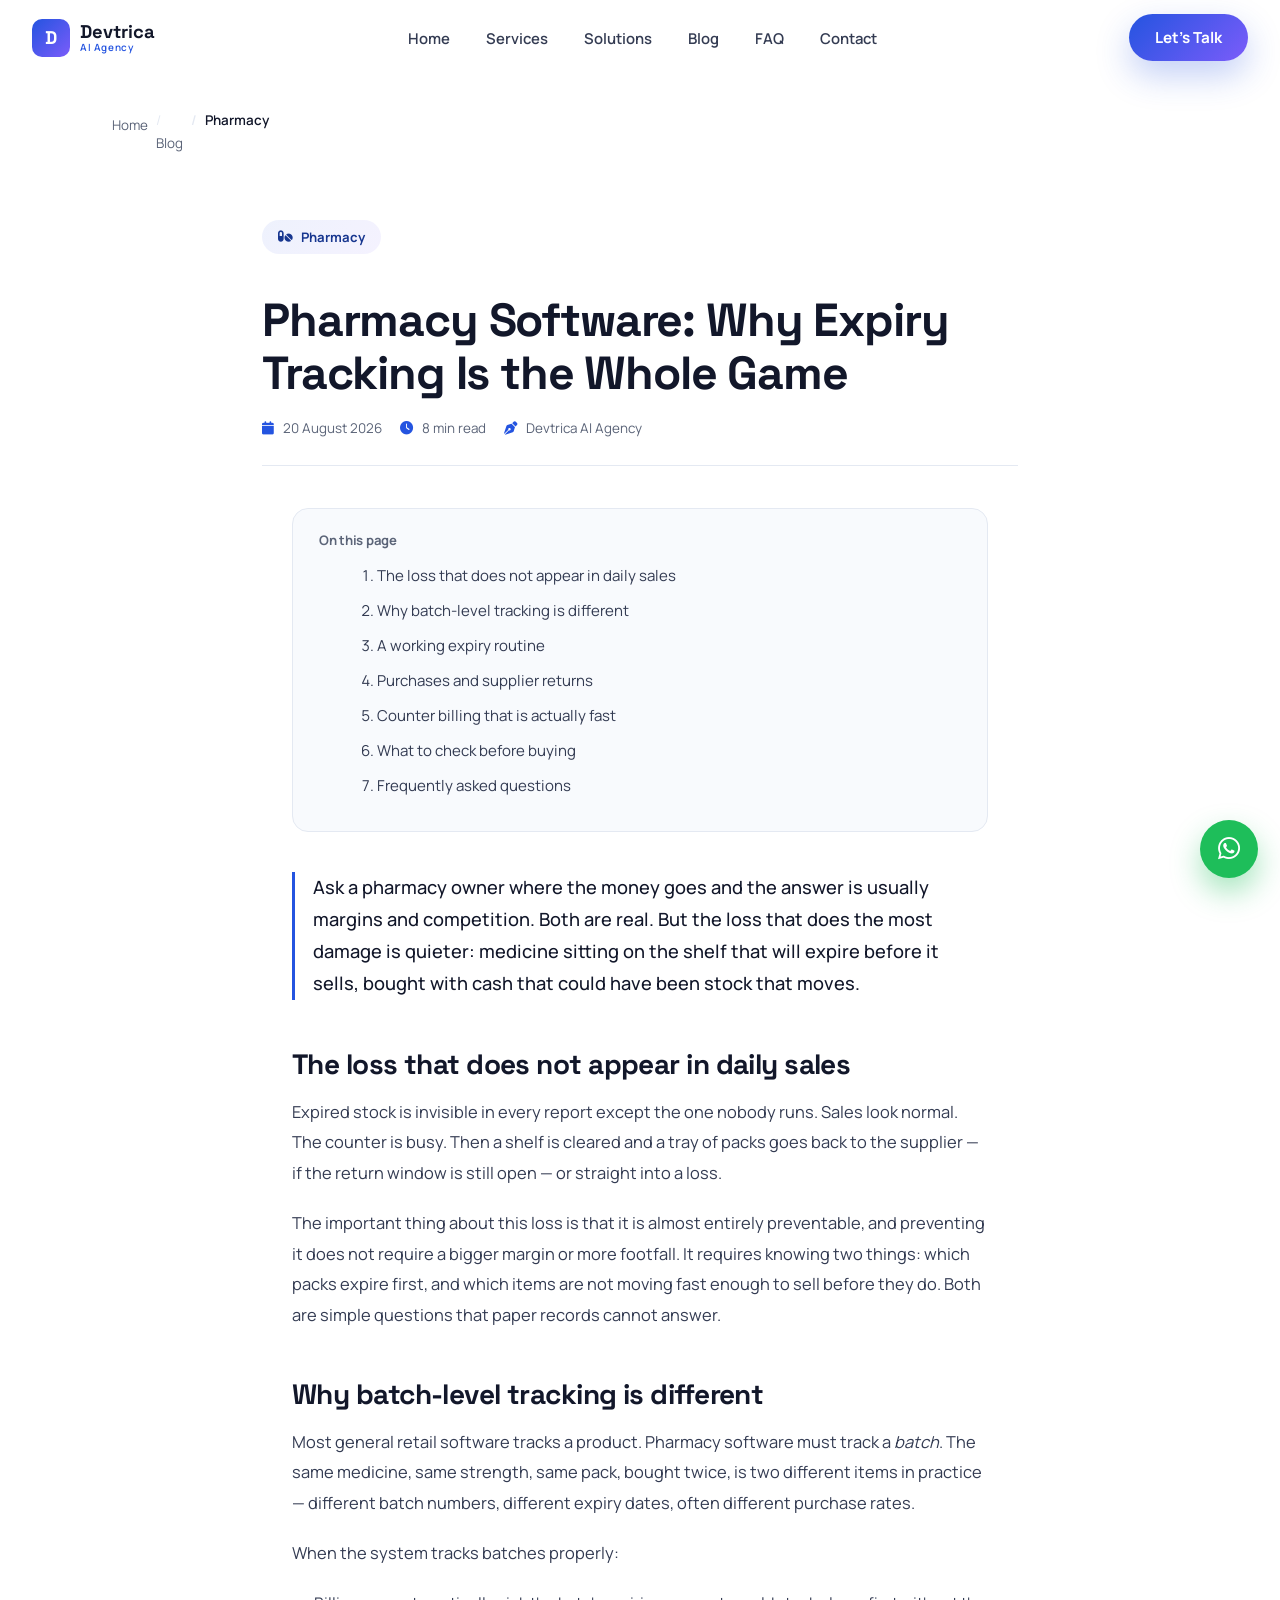
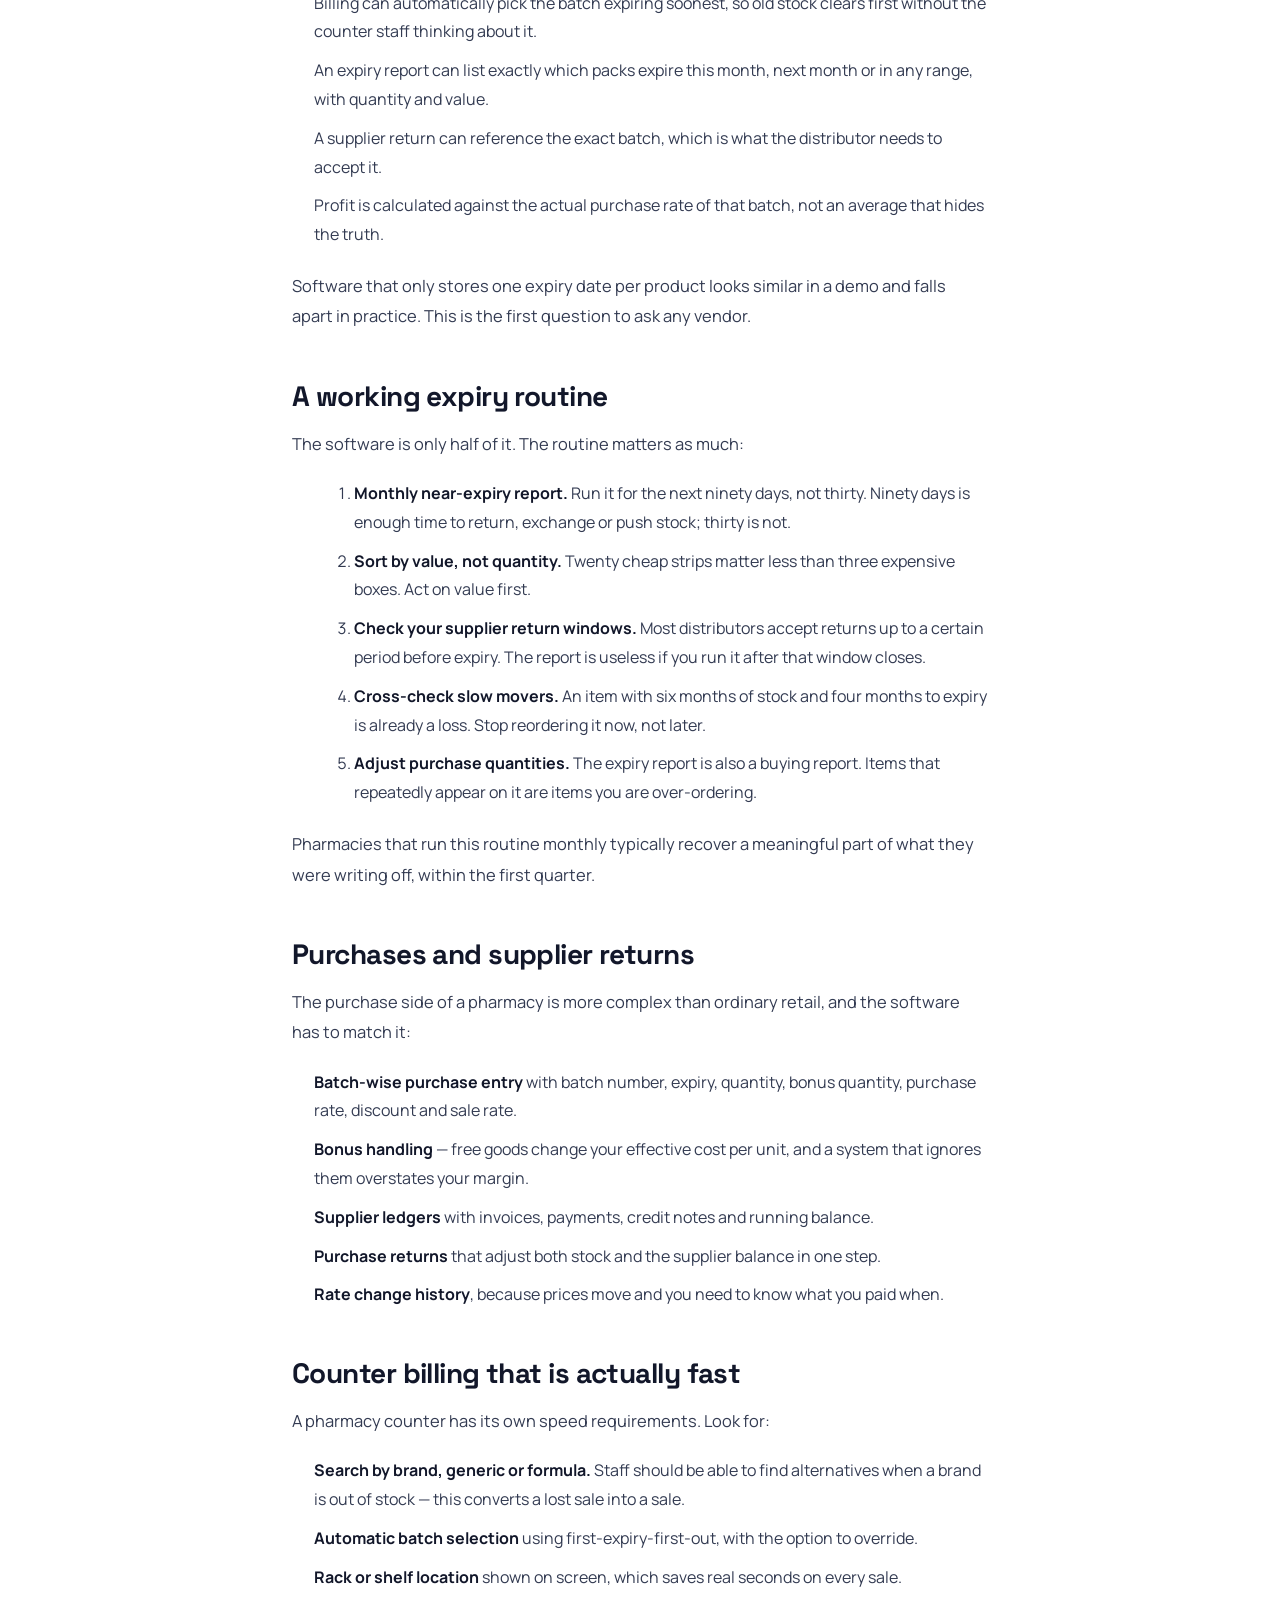
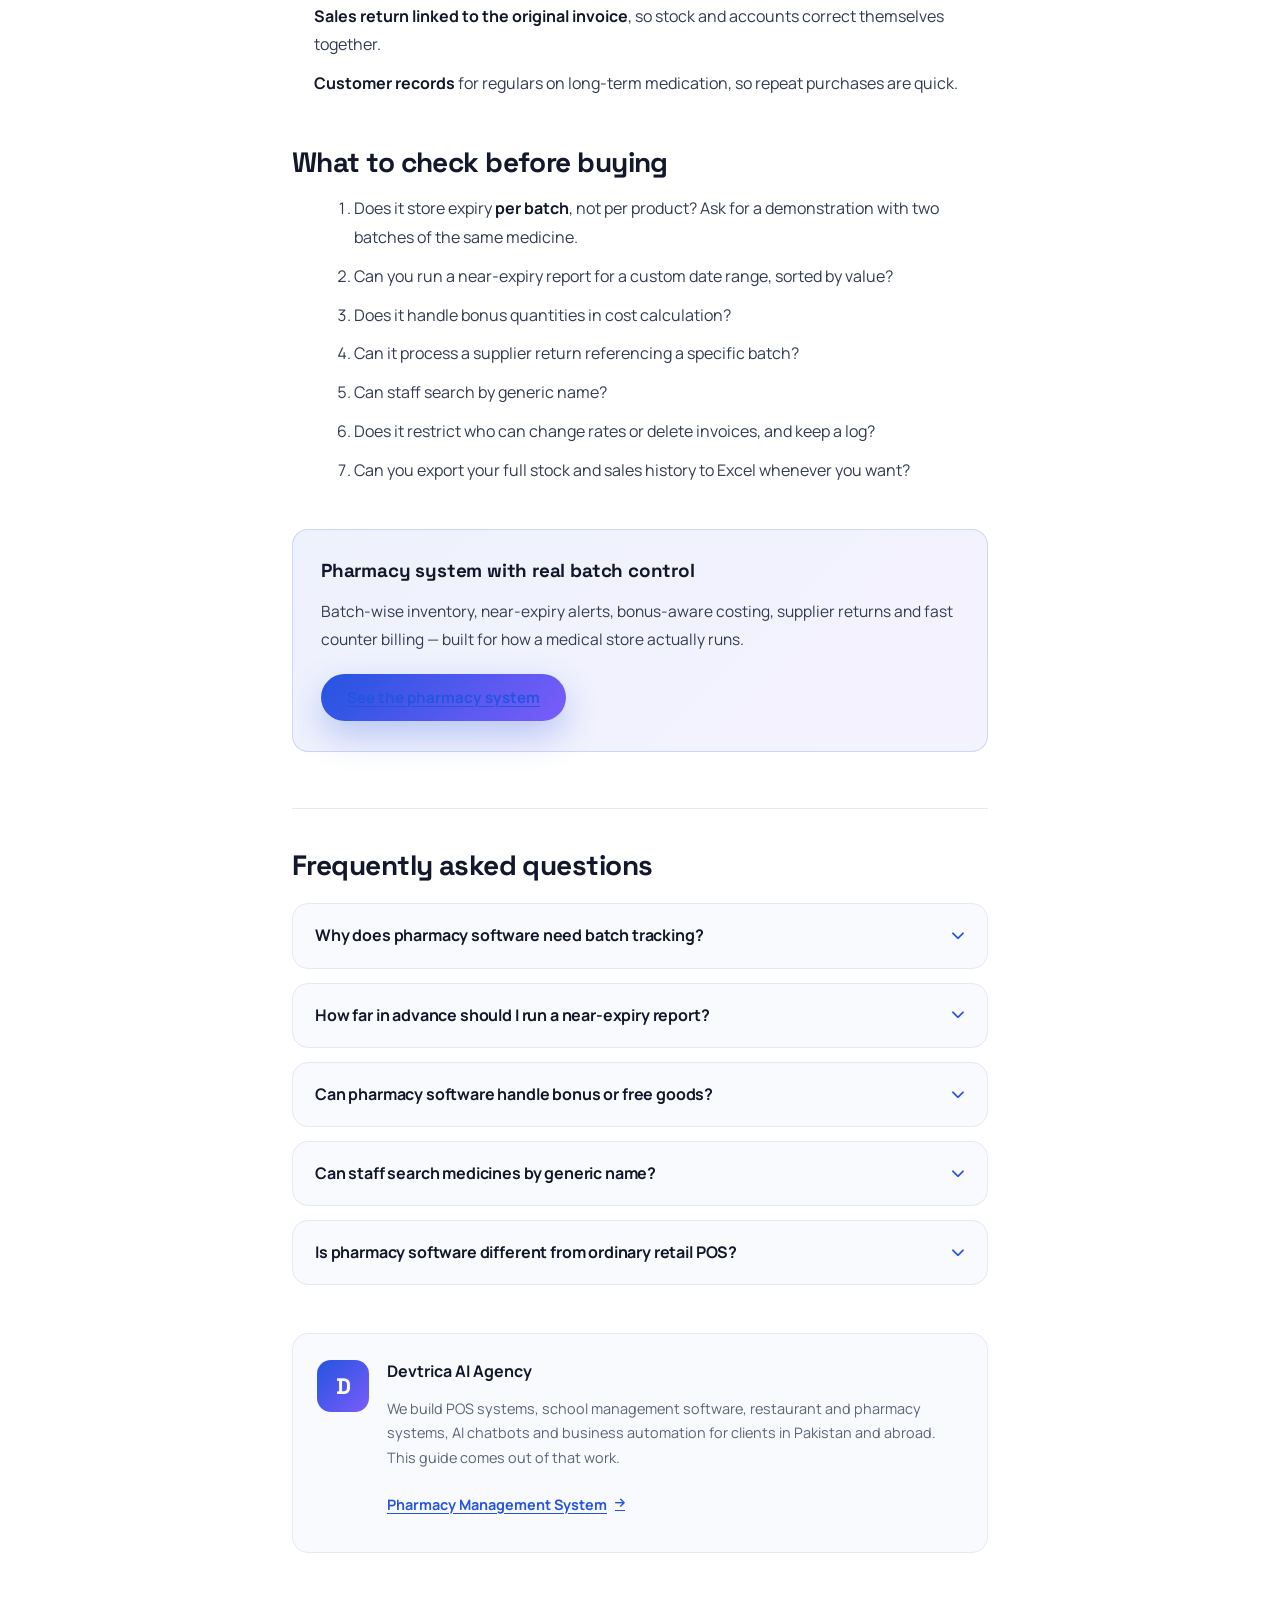
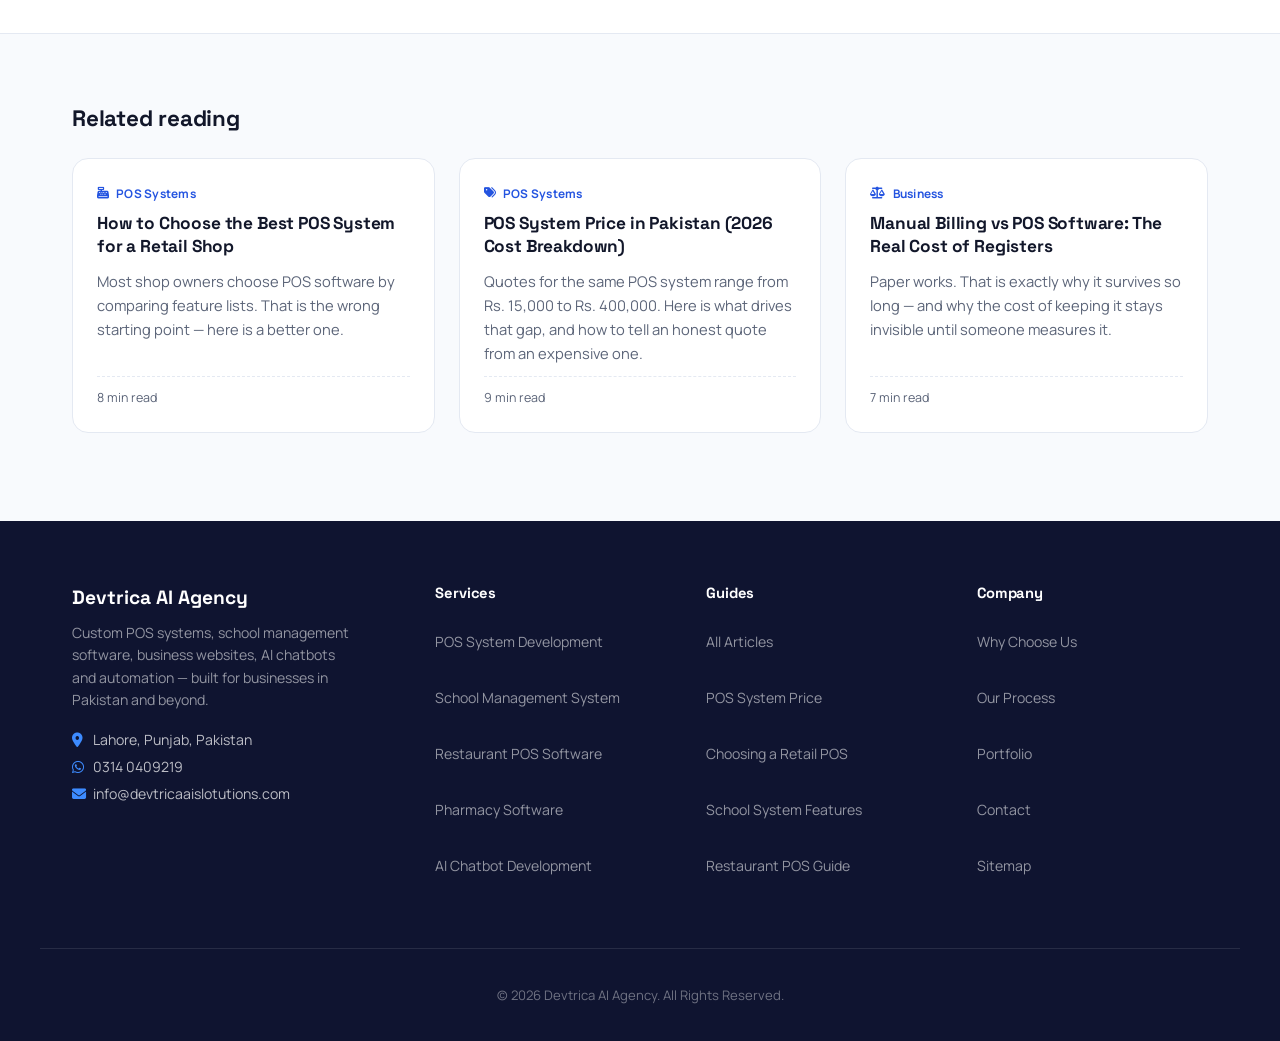
<file: pharmacy-software-expiry-management.html>
<!DOCTYPE html>
<html lang="en" dir="ltr">
<head>
<meta charset="UTF-8">
<meta name="viewport" content="width=device-width, initial-scale=1.0, viewport-fit=cover">
<meta name="theme-color" content="#2454E0">
<meta name="apple-mobile-web-app-capable" content="yes">
<meta name="apple-mobile-web-app-title" content="Devtrica">
<link rel="icon" href="/favicon.ico" sizes="any">
<link rel="icon" type="image/png" sizes="32x32" href="/assets/favicon-32x32.png">
<link rel="apple-touch-icon" sizes="180x180" href="/assets/apple-touch-icon.png">
<link rel="manifest" href="/site.webmanifest">
<link rel="preconnect" href="https://fonts.googleapis.com">
<link rel="preconnect" href="https://fonts.gstatic.com" crossorigin>
<link href="https://fonts.googleapis.com/css2?family=Manrope:wght@400;500;600;700;800&family=Space+Grotesk:wght@500;600;700&display=swap" rel="stylesheet">
<link rel="stylesheet" href="https://cdnjs.cloudflare.com/ajax/libs/font-awesome/6.5.1/css/all.min.css" media="print" onload="this.media='all'">
<noscript><link rel="stylesheet" href="https://cdnjs.cloudflare.com/ajax/libs/font-awesome/6.5.1/css/all.min.css"></noscript>
<link rel="stylesheet" href="style.css">
<title>Pharmacy Software: Batch &amp; Expiry Tracking Guide | Devtrica</title>
<meta name="description" content="Why expired stock is the biggest hidden loss in a pharmacy, how batch-level tracking prevents it, and what to check before buying software.">
<meta name="keywords" content="pharmacy management software, medical store software Pakistan, pharmacy expiry tracking, batch tracking software, medicine inventory management, chemist billing software, pharmacy POS">
<meta name="author" content="Devtrica AI Agency">
<meta name="robots" content="index, follow, max-snippet:-1, max-image-preview:large">
<link rel="canonical" href="https://devtricaaislotutions.com/pharmacy-software-expiry-management.html">
<link rel="alternate" hreflang="en" href="https://devtricaaislotutions.com/pharmacy-software-expiry-management.html">
<link rel="alternate" hreflang="x-default" href="https://devtricaaislotutions.com/pharmacy-software-expiry-management.html">

<meta property="og:site_name" content="Devtrica AI Agency">
<meta property="og:type" content="article">
<meta property="og:locale" content="en_PK">
<meta property="og:url" content="https://devtricaaislotutions.com/pharmacy-software-expiry-management.html">
<meta property="og:title" content="Pharmacy Software: How Batch and Expiry Tracking Saves Money">
<meta property="og:description" content="Why expired stock is the biggest hidden loss in a pharmacy, how batch-level tracking prevents it, and what to check before buying software.">
<meta property="og:image" content="https://devtricaaislotutions.com/assets/og-image.jpg">
<meta property="og:image:width" content="1200">
<meta property="og:image:height" content="630">
<meta property="article:published_time" content="2026-08-20">
<meta property="article:section" content="Pharmacy">
<meta name="twitter:card" content="summary_large_image">
<meta name="twitter:title" content="Pharmacy Software: How Batch and Expiry Tracking Saves Money">
<meta name="twitter:description" content="Why expired stock is the biggest hidden loss in a pharmacy, how batch-level tracking prevents it, and what to check before buying software.">
<meta name="twitter:image" content="https://devtricaaislotutions.com/assets/og-image.jpg">

<script type="application/ld+json">
{
  "@context": "https://schema.org",
  "@graph": [
    {
      "@type": "BlogPosting",
      "@id": "https://devtricaaislotutions.com/pharmacy-software-expiry-management.html#article",
      "headline": "Pharmacy Software: How Batch and Expiry Tracking Saves Money",
      "description": "Why expired stock is the biggest hidden loss in a pharmacy, how batch-level tracking prevents it, and what to look for in pharmacy management software in Pakistan.",
      "articleSection": "Pharmacy",
      "url": "https://devtricaaislotutions.com/pharmacy-software-expiry-management.html",
      "mainEntityOfPage": {
        "@type": "WebPage",
        "@id": "https://devtricaaislotutions.com/pharmacy-software-expiry-management.html"
      },
      "image": "https://devtricaaislotutions.com/assets/og-image.jpg",
      "datePublished": "2026-08-20",
      "dateModified": "2026-08-20",
      "wordCount": 791,
      "inLanguage": "en",
      "keywords": "pharmacy management software, medical store software Pakistan, pharmacy expiry tracking, batch tracking software, medicine inventory management, chemist billing software, pharmacy POS",
      "author": {
        "@type": "Organization",
        "name": "Devtrica AI Agency",
        "url": "https://devtricaaislotutions.com/"
      },
      "publisher": {
        "@type": "Organization",
        "name": "Devtrica AI Agency",
        "url": "https://devtricaaislotutions.com/",
        "logo": {
          "@type": "ImageObject",
          "url": "https://devtricaaislotutions.com/assets/icon-512.png"
        }
      },
      "isPartOf": {
        "@type": "Blog",
        "@id": "https://devtricaaislotutions.com/blog.html#blog",
        "name": "Devtrica Blog"
      }
    },
    {
      "@type": "BreadcrumbList",
      "itemListElement": [
        {
          "@type": "ListItem",
          "position": 1,
          "name": "Home",
          "item": "https://devtricaaislotutions.com/"
        },
        {
          "@type": "ListItem",
          "position": 2,
          "name": "Blog",
          "item": "https://devtricaaislotutions.com/blog.html"
        },
        {
          "@type": "ListItem",
          "position": 3,
          "name": "Pharmacy Software: How Batch and Expiry Tracking Saves Money",
          "item": "https://devtricaaislotutions.com/pharmacy-software-expiry-management.html"
        }
      ]
    },
    {
      "@type": "FAQPage",
      "mainEntity": [
        {
          "@type": "Question",
          "name": "Why does pharmacy software need batch tracking?",
          "acceptedAnswer": {
            "@type": "Answer",
            "text": "The same medicine bought at different times has different batch numbers, expiry dates and purchase rates. Tracking only the product means you cannot tell which packs expire first, cannot return stock referencing a batch, and cannot calculate true profit."
          }
        },
        {
          "@type": "Question",
          "name": "How far in advance should I run a near-expiry report?",
          "acceptedAnswer": {
            "@type": "Answer",
            "text": "Ninety days is a practical horizon. It gives enough time to return stock within supplier windows, exchange it, or push it through promotions. A thirty-day view usually arrives too late to act."
          }
        },
        {
          "@type": "Question",
          "name": "Can pharmacy software handle bonus or free goods?",
          "acceptedAnswer": {
            "@type": "Answer",
            "text": "Good software does. Bonus quantities lower your effective cost per unit, so a system that ignores them will overstate your margin on those items. Ask specifically about this during a demo."
          }
        },
        {
          "@type": "Question",
          "name": "Can staff search medicines by generic name?",
          "acceptedAnswer": {
            "@type": "Answer",
            "text": "They should be able to. Searching by generic or formula lets staff offer an available alternative when a specific brand is out of stock, which turns lost sales into completed ones."
          }
        },
        {
          "@type": "Question",
          "name": "Is pharmacy software different from ordinary retail POS?",
          "acceptedAnswer": {
            "@type": "Answer",
            "text": "Substantially. Retail POS tracks products; pharmacy software must track batches, expiry dates, bonus quantities, supplier returns and generic-name search. Using general retail software in a pharmacy is the usual cause of unmanaged expiry loss."
          }
        }
      ]
    }
  ]
}
</script>
</head>
<body class="lp-body">

<a href="#main" class="skip-link">Skip to main content</a>

<header class="navbar scrolled" id="navbar">
  <div class="nav-inner">
    <a href="index.html" class="nav-logo">
      <span class="logo-mark">D</span>
      <span class="logo-text">Devtrica<span class="logo-sub">AI Agency</span></span>
    </a>
    <nav class="nav-links" id="navLinks" aria-label="Primary navigation">
      <a href="index.html#home" class="nav-link">Home</a>
      <a href="index.html#services" class="nav-link">Services</a>
      <a href="index.html#solutions" class="nav-link">Solutions</a>
      <a href="blog.html" class="nav-link">Blog</a>
      <a href="index.html#faq" class="nav-link">FAQ</a>
      <a href="index.html#contact" class="nav-link">Contact</a>
    </nav>
    <a href="index.html#contact" class="btn btn-primary nav-cta">Let's Talk</a>
    <button class="hamburger" id="hamburger" aria-label="Toggle navigation menu" aria-expanded="false">
      <span></span><span></span><span></span>
    </button>
  </div>
  <nav class="mobile-menu" id="mobileMenu" aria-label="Mobile navigation">
    <a href="index.html#home" class="mobile-link">Home</a>
    <a href="index.html#services" class="mobile-link">Services</a>
    <a href="index.html#solutions" class="mobile-link">Solutions</a>
    <a href="blog.html" class="mobile-link">Blog</a>
    <a href="index.html#faq" class="mobile-link">FAQ</a>
    <a href="index.html#contact" class="mobile-link">Contact</a>
    <a href="index.html#contact" class="btn btn-primary mobile-cta">Let's Talk</a>
  </nav>
</header>

<main id="main">

<nav class="breadcrumb-bar" aria-label="Breadcrumb">
  <div class="section-inner">
    <ol class="breadcrumb">
      <li><a href="index.html">Home</a></li>
      <li><a href="blog.html">Blog</a></li>
      <li aria-current="page">Pharmacy</li>
    </ol>
  </div>
</nav>

<article class="post">
  <header class="post-head section-inner">
    <p class="eyebrow-pill"><i class="fa-solid fa-pills" aria-hidden="true"></i> Pharmacy</p>
    <h1>Pharmacy Software: Why Expiry Tracking Is the Whole Game</h1>
    <div class="post-meta">
      <span><i class="fa-solid fa-calendar" aria-hidden="true"></i> 20 August 2026</span>
      <span><i class="fa-solid fa-clock" aria-hidden="true"></i> 8 min read</span>
      <span><i class="fa-solid fa-pen-nib" aria-hidden="true"></i> Devtrica AI Agency</span>
    </div>
  </header>

  <div class="post-body section-inner">
    <nav class="post-toc" aria-label="Table of contents">
      <h2>On this page</h2>
      <ol>
        <li><a href="#the-loss">The loss that does not appear in daily sales</a></li>
        <li><a href="#batch-level">Why batch-level tracking is different</a></li>
        <li><a href="#expiry-workflow">A working expiry routine</a></li>
        <li><a href="#purchases">Purchases and supplier returns</a></li>
        <li><a href="#billing">Counter billing that is actually fast</a></li>
        <li><a href="#choosing">What to check before buying</a></li>
        <li><a href="#faq">Frequently asked questions</a></li>
      </ol>
    </nav>


<p class="post-lead">Ask a pharmacy owner where the money goes and the answer is usually margins and competition. Both are real. But the loss that does the most damage is quieter: medicine sitting on the shelf that will expire before it sells, bought with cash that could have been stock that moves.</p>

<h2 id="the-loss">The loss that does not appear in daily sales</h2>

<p>Expired stock is invisible in every report except the one nobody runs. Sales look normal. The counter is busy. Then a shelf is cleared and a tray of packs goes back to the supplier — if the return window is still open — or straight into a loss.</p>

<p>The important thing about this loss is that it is almost entirely preventable, and preventing it does not require a bigger margin or more footfall. It requires knowing two things: which packs expire first, and which items are not moving fast enough to sell before they do. Both are simple questions that paper records cannot answer.</p>

<h2 id="batch-level">Why batch-level tracking is different</h2>

<p>Most general retail software tracks a product. Pharmacy software must track a <em>batch</em>. The same medicine, same strength, same pack, bought twice, is two different items in practice — different batch numbers, different expiry dates, often different purchase rates.</p>

<p>When the system tracks batches properly:</p>

<ul>
  <li>Billing can automatically pick the batch expiring soonest, so old stock clears first without the counter staff thinking about it.</li>
  <li>An expiry report can list exactly which packs expire this month, next month or in any range, with quantity and value.</li>
  <li>A supplier return can reference the exact batch, which is what the distributor needs to accept it.</li>
  <li>Profit is calculated against the actual purchase rate of that batch, not an average that hides the truth.</li>
</ul>

<p>Software that only stores one expiry date per product looks similar in a demo and falls apart in practice. This is the first question to ask any vendor.</p>

<h2 id="expiry-workflow">A working expiry routine</h2>

<p>The software is only half of it. The routine matters as much:</p>

<ol>
  <li><strong>Monthly near-expiry report.</strong> Run it for the next ninety days, not thirty. Ninety days is enough time to return, exchange or push stock; thirty is not.</li>
  <li><strong>Sort by value, not quantity.</strong> Twenty cheap strips matter less than three expensive boxes. Act on value first.</li>
  <li><strong>Check your supplier return windows.</strong> Most distributors accept returns up to a certain period before expiry. The report is useless if you run it after that window closes.</li>
  <li><strong>Cross-check slow movers.</strong> An item with six months of stock and four months to expiry is already a loss. Stop reordering it now, not later.</li>
  <li><strong>Adjust purchase quantities.</strong> The expiry report is also a buying report. Items that repeatedly appear on it are items you are over-ordering.</li>
</ol>

<p>Pharmacies that run this routine monthly typically recover a meaningful part of what they were writing off, within the first quarter.</p>

<h2 id="purchases">Purchases and supplier returns</h2>

<p>The purchase side of a pharmacy is more complex than ordinary retail, and the software has to match it:</p>

<ul>
  <li><strong>Batch-wise purchase entry</strong> with batch number, expiry, quantity, bonus quantity, purchase rate, discount and sale rate.</li>
  <li><strong>Bonus handling</strong> — free goods change your effective cost per unit, and a system that ignores them overstates your margin.</li>
  <li><strong>Supplier ledgers</strong> with invoices, payments, credit notes and running balance.</li>
  <li><strong>Purchase returns</strong> that adjust both stock and the supplier balance in one step.</li>
  <li><strong>Rate change history</strong>, because prices move and you need to know what you paid when.</li>
</ul>

<h2 id="billing">Counter billing that is actually fast</h2>

<p>A pharmacy counter has its own speed requirements. Look for:</p>

<ul>
  <li><strong>Search by brand, generic or formula.</strong> Staff should be able to find alternatives when a brand is out of stock — this converts a lost sale into a sale.</li>
  <li><strong>Automatic batch selection</strong> using first-expiry-first-out, with the option to override.</li>
  <li><strong>Rack or shelf location</strong> shown on screen, which saves real seconds on every sale.</li>
  <li><strong>Sales return linked to the original invoice</strong>, so stock and accounts correct themselves together.</li>
  <li><strong>Customer records</strong> for regulars on long-term medication, so repeat purchases are quick.</li>
</ul>

<h2 id="choosing">What to check before buying</h2>

<ol>
  <li>Does it store expiry <strong>per batch</strong>, not per product? Ask for a demonstration with two batches of the same medicine.</li>
  <li>Can you run a near-expiry report for a custom date range, sorted by value?</li>
  <li>Does it handle bonus quantities in cost calculation?</li>
  <li>Can it process a supplier return referencing a specific batch?</li>
  <li>Can staff search by generic name?</li>
  <li>Does it restrict who can change rates or delete invoices, and keep a log?</li>
  <li>Can you export your full stock and sales history to Excel whenever you want?</li>
</ol>

<div class="post-cta">
  <h3>Pharmacy system with real batch control</h3>
  <p>Batch-wise inventory, near-expiry alerts, bonus-aware costing, supplier returns and fast counter billing — built for how a medical store actually runs.</p>
  <a href="pharmacy-management-system.html" class="btn btn-primary">See the pharmacy system</a>
</div>


    <section class="faq-block" id="faq">
      <h2>Frequently asked questions</h2>
      <div class="faq-list">
      <details class="faq-item">
        <summary><h3>Why does pharmacy software need batch tracking?</h3><i class="fa-solid fa-chevron-down" aria-hidden="true"></i></summary>
        <div class="faq-answer"><p>The same medicine bought at different times has different batch numbers, expiry dates and purchase rates. Tracking only the product means you cannot tell which packs expire first, cannot return stock referencing a batch, and cannot calculate true profit.</p></div>
      </details>
      <details class="faq-item">
        <summary><h3>How far in advance should I run a near-expiry report?</h3><i class="fa-solid fa-chevron-down" aria-hidden="true"></i></summary>
        <div class="faq-answer"><p>Ninety days is a practical horizon. It gives enough time to return stock within supplier windows, exchange it, or push it through promotions. A thirty-day view usually arrives too late to act.</p></div>
      </details>
      <details class="faq-item">
        <summary><h3>Can pharmacy software handle bonus or free goods?</h3><i class="fa-solid fa-chevron-down" aria-hidden="true"></i></summary>
        <div class="faq-answer"><p>Good software does. Bonus quantities lower your effective cost per unit, so a system that ignores them will overstate your margin on those items. Ask specifically about this during a demo.</p></div>
      </details>
      <details class="faq-item">
        <summary><h3>Can staff search medicines by generic name?</h3><i class="fa-solid fa-chevron-down" aria-hidden="true"></i></summary>
        <div class="faq-answer"><p>They should be able to. Searching by generic or formula lets staff offer an available alternative when a specific brand is out of stock, which turns lost sales into completed ones.</p></div>
      </details>
      <details class="faq-item">
        <summary><h3>Is pharmacy software different from ordinary retail POS?</h3><i class="fa-solid fa-chevron-down" aria-hidden="true"></i></summary>
        <div class="faq-answer"><p>Substantially. Retail POS tracks products; pharmacy software must track batches, expiry dates, bonus quantities, supplier returns and generic-name search. Using general retail software in a pharmacy is the usual cause of unmanaged expiry loss.</p></div>
      </details>
      </div>
    </section>

    <aside class="author-box">
      <div class="author-mark">D</div>
      <div>
        <strong>Devtrica AI Agency</strong>
        <p>We build POS systems, school management software, restaurant and pharmacy systems, AI chatbots and business automation for clients in Pakistan and abroad. This guide comes out of that work.</p>
        <a href="pharmacy-management-system.html" class="card-link">Pharmacy Management System <i class="fa-solid fa-arrow-right" aria-hidden="true"></i></a>
      </div>
    </aside>
  </div>
</article>

<section class="related-posts">
  <div class="section-inner">
    <h2>Related reading</h2>
    <div class="post-grid">
      <a href="best-pos-system-for-retail-shop.html" class="post-card">
        <span class="post-card-cat"><i class="fa-solid fa-cash-register" aria-hidden="true"></i> POS Systems</span>
        <h3>How to Choose the Best POS System for a Retail Shop</h3>
        <p>Most shop owners choose POS software by comparing feature lists. That is the wrong starting point — here is a better one.</p>
        <span class="post-card-meta">8 min read</span>
      </a>
      <a href="pos-system-price-in-pakistan.html" class="post-card">
        <span class="post-card-cat"><i class="fa-solid fa-tags" aria-hidden="true"></i> POS Systems</span>
        <h3>POS System Price in Pakistan (2026 Cost Breakdown)</h3>
        <p>Quotes for the same POS system range from Rs. 15,000 to Rs. 400,000. Here is what drives that gap, and how to tell an honest quote from an expensive one.</p>
        <span class="post-card-meta">9 min read</span>
      </a>
      <a href="manual-billing-vs-pos-software.html" class="post-card">
        <span class="post-card-cat"><i class="fa-solid fa-scale-balanced" aria-hidden="true"></i> Business</span>
        <h3>Manual Billing vs POS Software: The Real Cost of Registers</h3>
        <p>Paper works. That is exactly why it survives so long — and why the cost of keeping it stays invisible until someone measures it.</p>
        <span class="post-card-meta">7 min read</span>
      </a>
    </div>
  </div>
</section>

</main>

<footer class="footer">
  <div class="section-inner footer-inner">
    <div class="footer-brand">
      <span class="footer-logo">Devtrica AI Agency</span>
      <p>Custom POS systems, school management software, business websites, AI chatbots and automation — built for businesses in Pakistan and beyond.</p>
      <address class="footer-nap">
        <span><i class="fa-solid fa-location-dot" aria-hidden="true"></i> Lahore, Punjab, Pakistan</span>
        <a href="https://wa.me/923140409219" rel="noopener"><i class="fa-brands fa-whatsapp" aria-hidden="true"></i> 0314 0409219</a>
        <a href="mailto:info@devtricaaislotutions.com"><i class="fa-solid fa-envelope" aria-hidden="true"></i> info@devtricaaislotutions.com</a>
      </address>
    </div>
    <nav class="footer-col" aria-label="Services">
      <h4>Services</h4>
      <a href="pos-system.html">POS System Development</a>
      <a href="school-management-system.html">School Management System</a>
      <a href="restaurant-management-system.html">Restaurant POS Software</a>
      <a href="pharmacy-management-system.html">Pharmacy Software</a>
      <a href="ai-chatbot-development.html">AI Chatbot Development</a>
    </nav>
    <nav class="footer-col" aria-label="Guides">
      <h4>Guides</h4>
      <a href="blog.html">All Articles</a>
      <a href="pos-system-price-in-pakistan.html">POS System Price</a>
      <a href="best-pos-system-for-retail-shop.html">Choosing a Retail POS</a>
      <a href="school-management-system-features.html">School System Features</a>
      <a href="restaurant-pos-system-guide.html">Restaurant POS Guide</a>
    </nav>
    <nav class="footer-col" aria-label="Company">
      <h4>Company</h4>
      <a href="index.html#why-us">Why Choose Us</a>
      <a href="index.html#process">Our Process</a>
      <a href="index.html#portfolio">Portfolio</a>
      <a href="index.html#contact">Contact</a>
      <a href="/sitemap.xml">Sitemap</a>
    </nav>
  </div>
  <div class="footer-bottom">
    <p>&copy; 2026 Devtrica AI Agency. All Rights Reserved.</p>
  </div>
</footer>

<a href="https://wa.me/923140409219" target="_blank" rel="noopener" class="whatsapp-float" aria-label="Chat on WhatsApp">
  <i class="fa-brands fa-whatsapp" aria-hidden="true"></i>
</a>

<script src="script.js" defer></script>
</body>
</html>
</file>
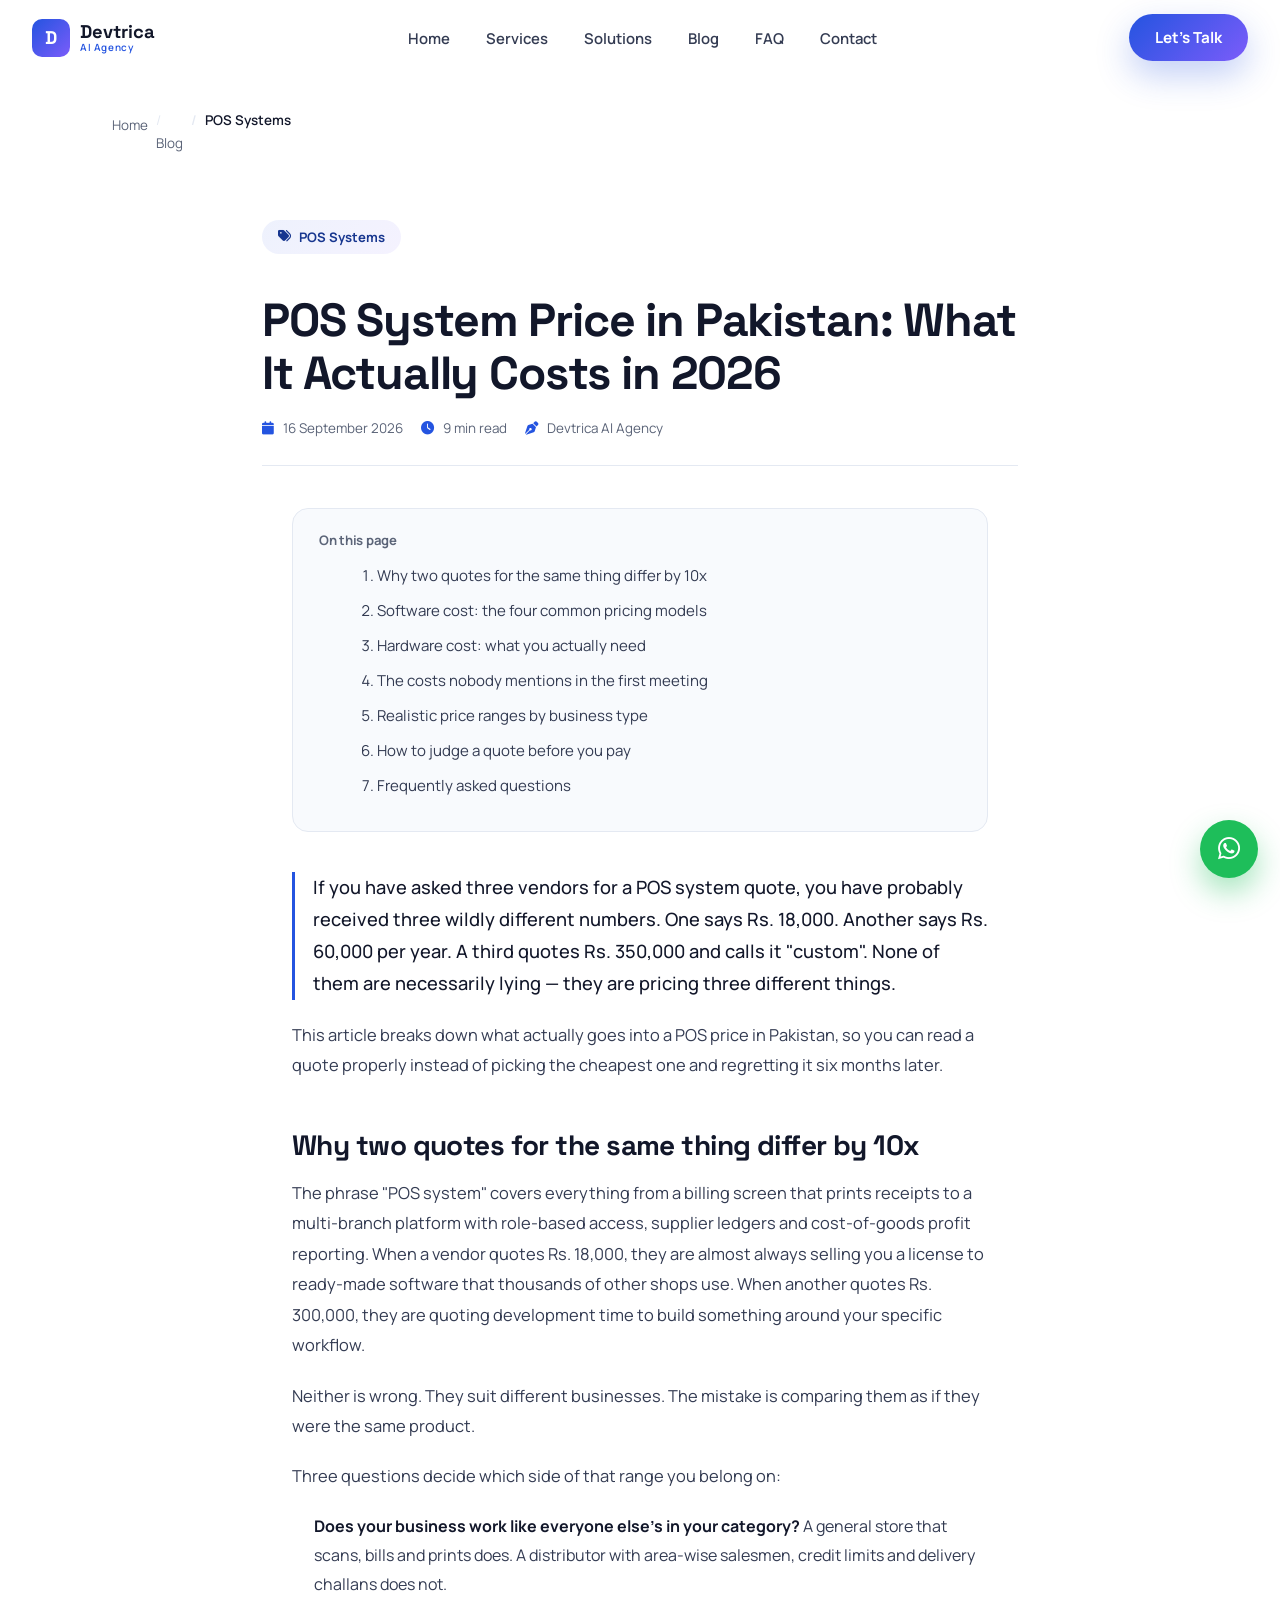
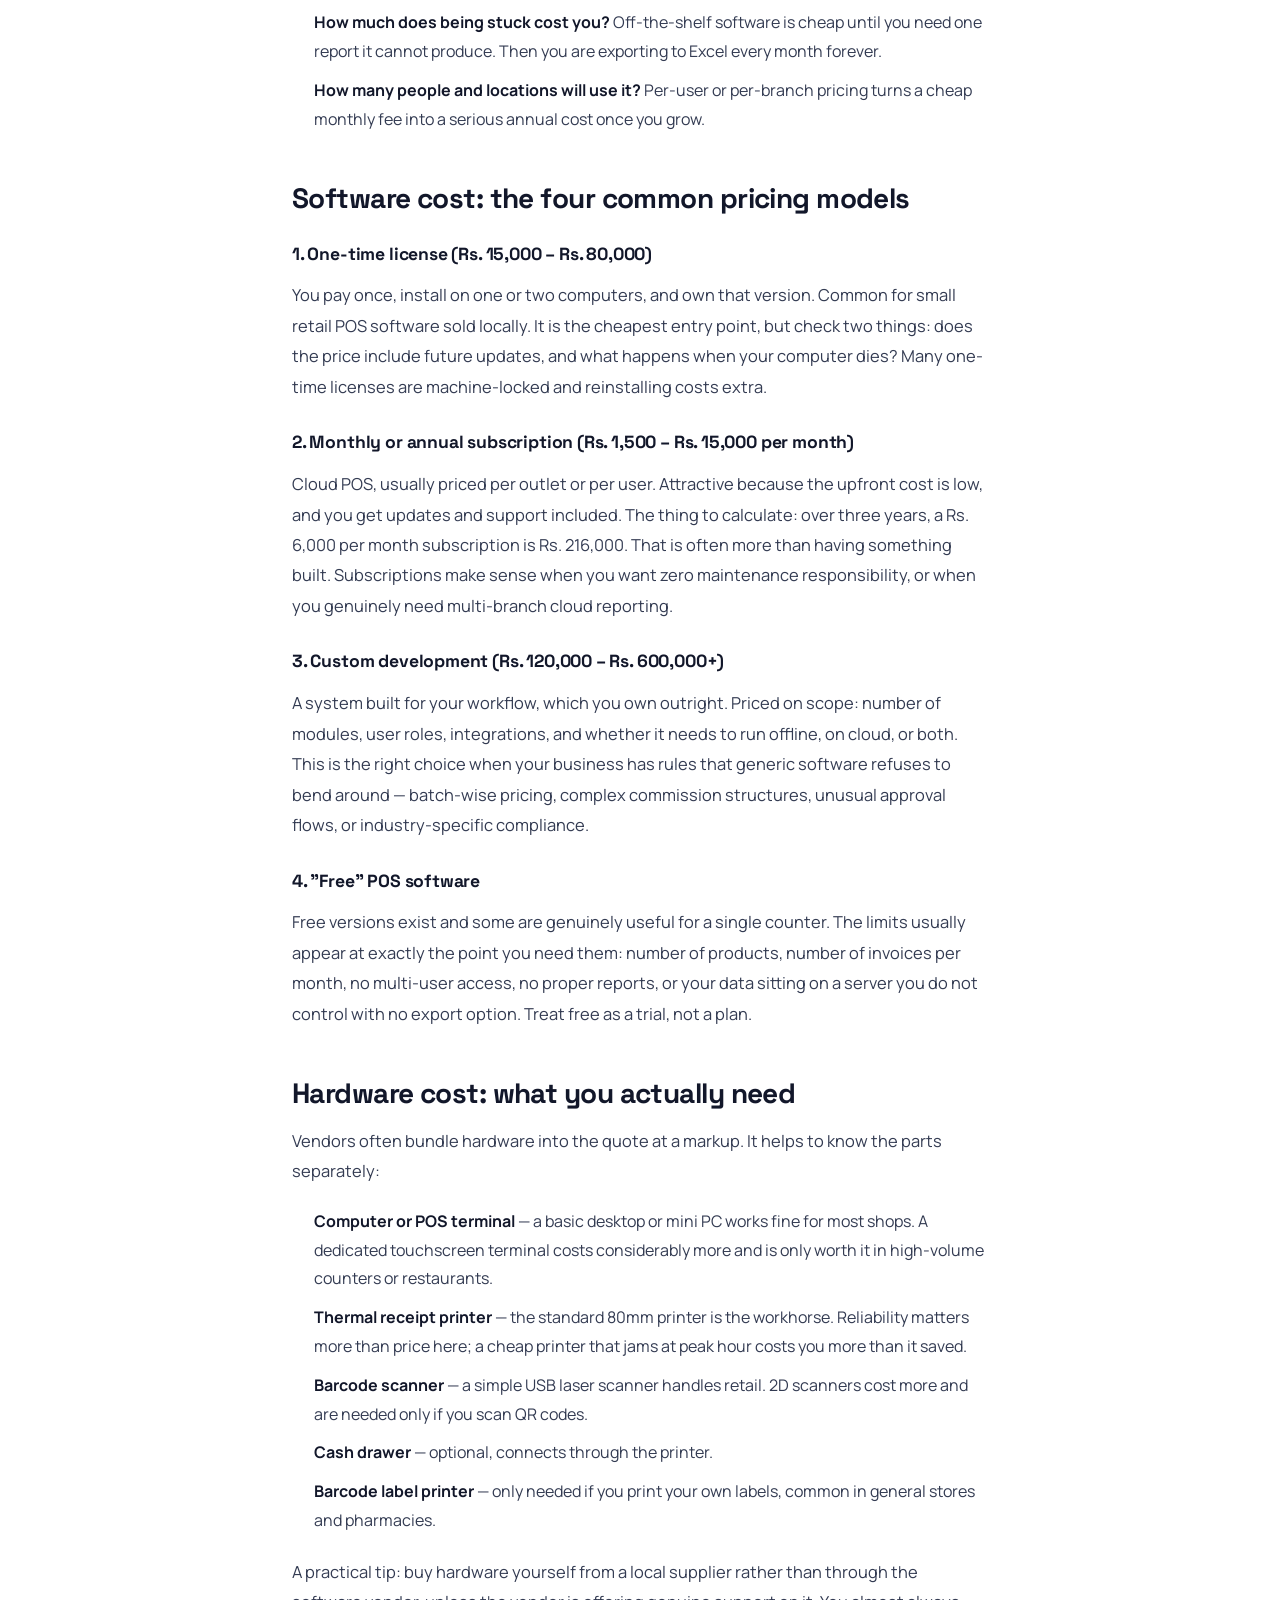
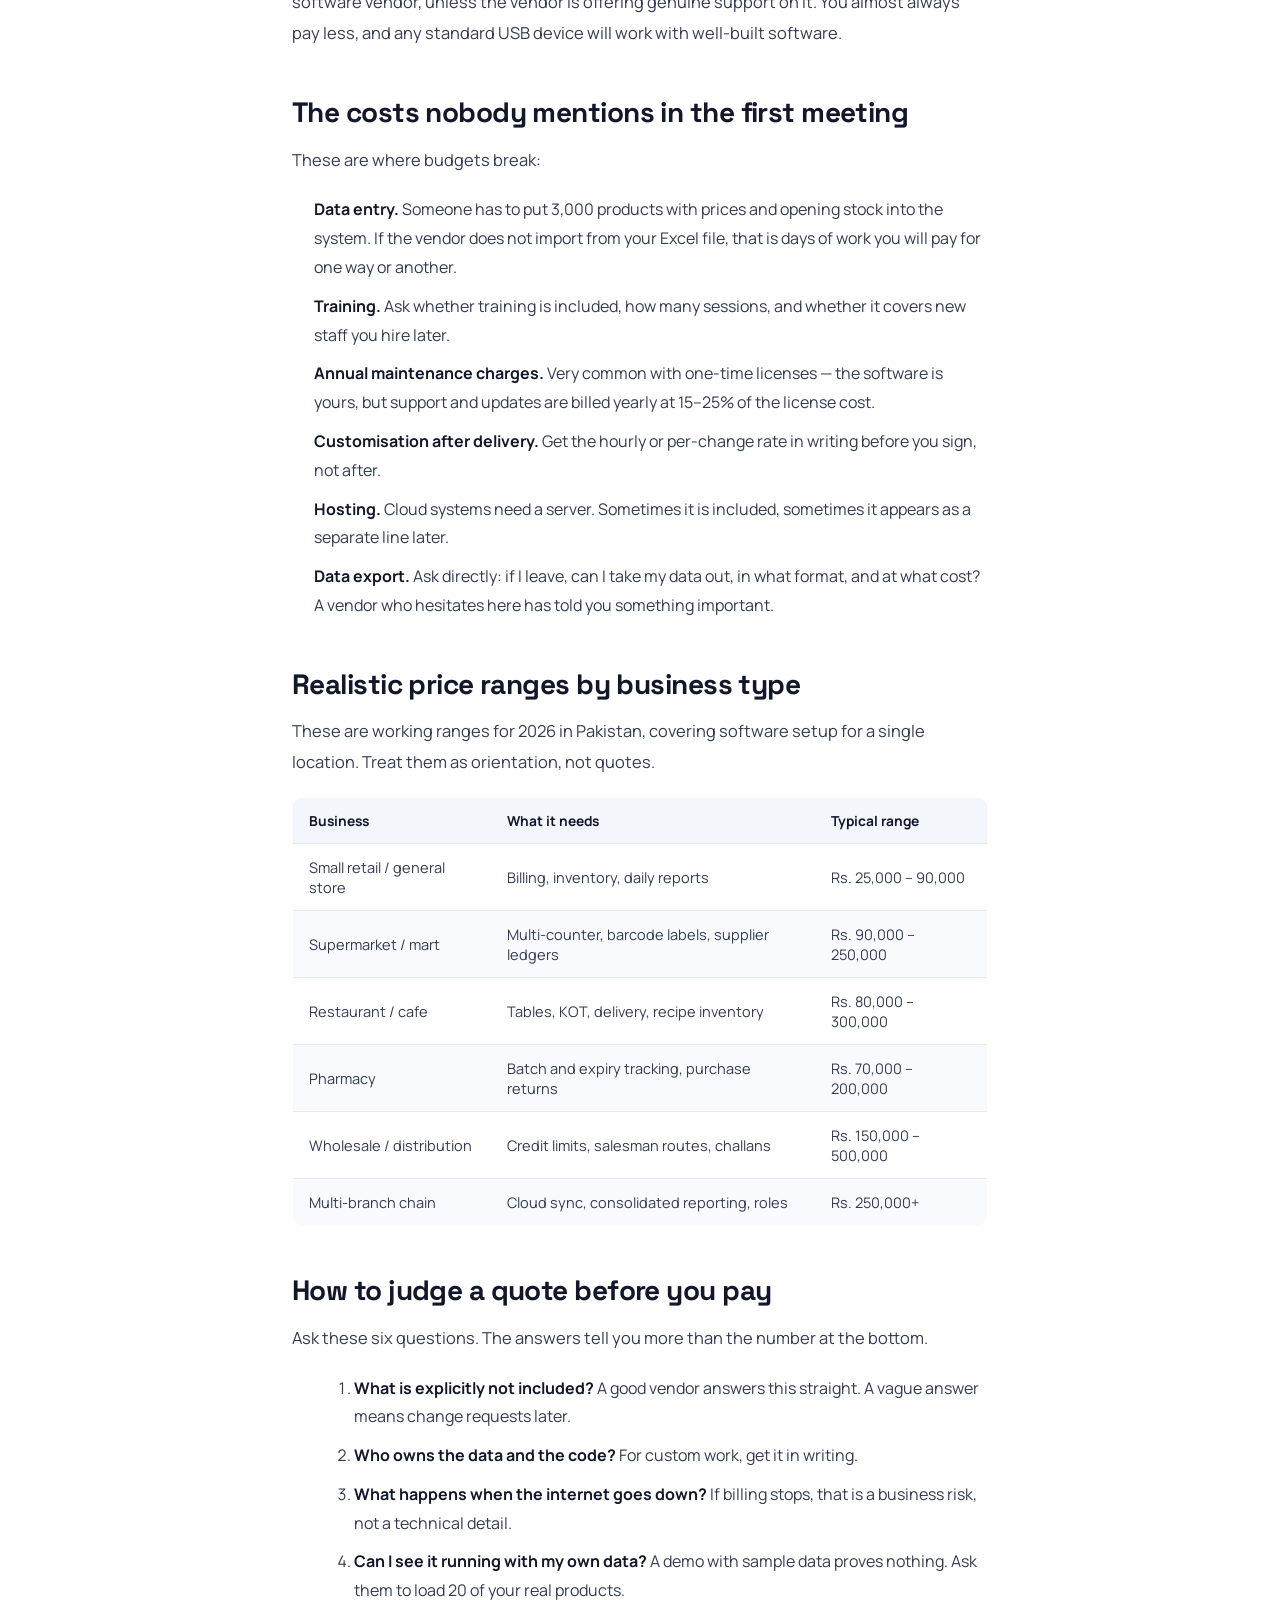
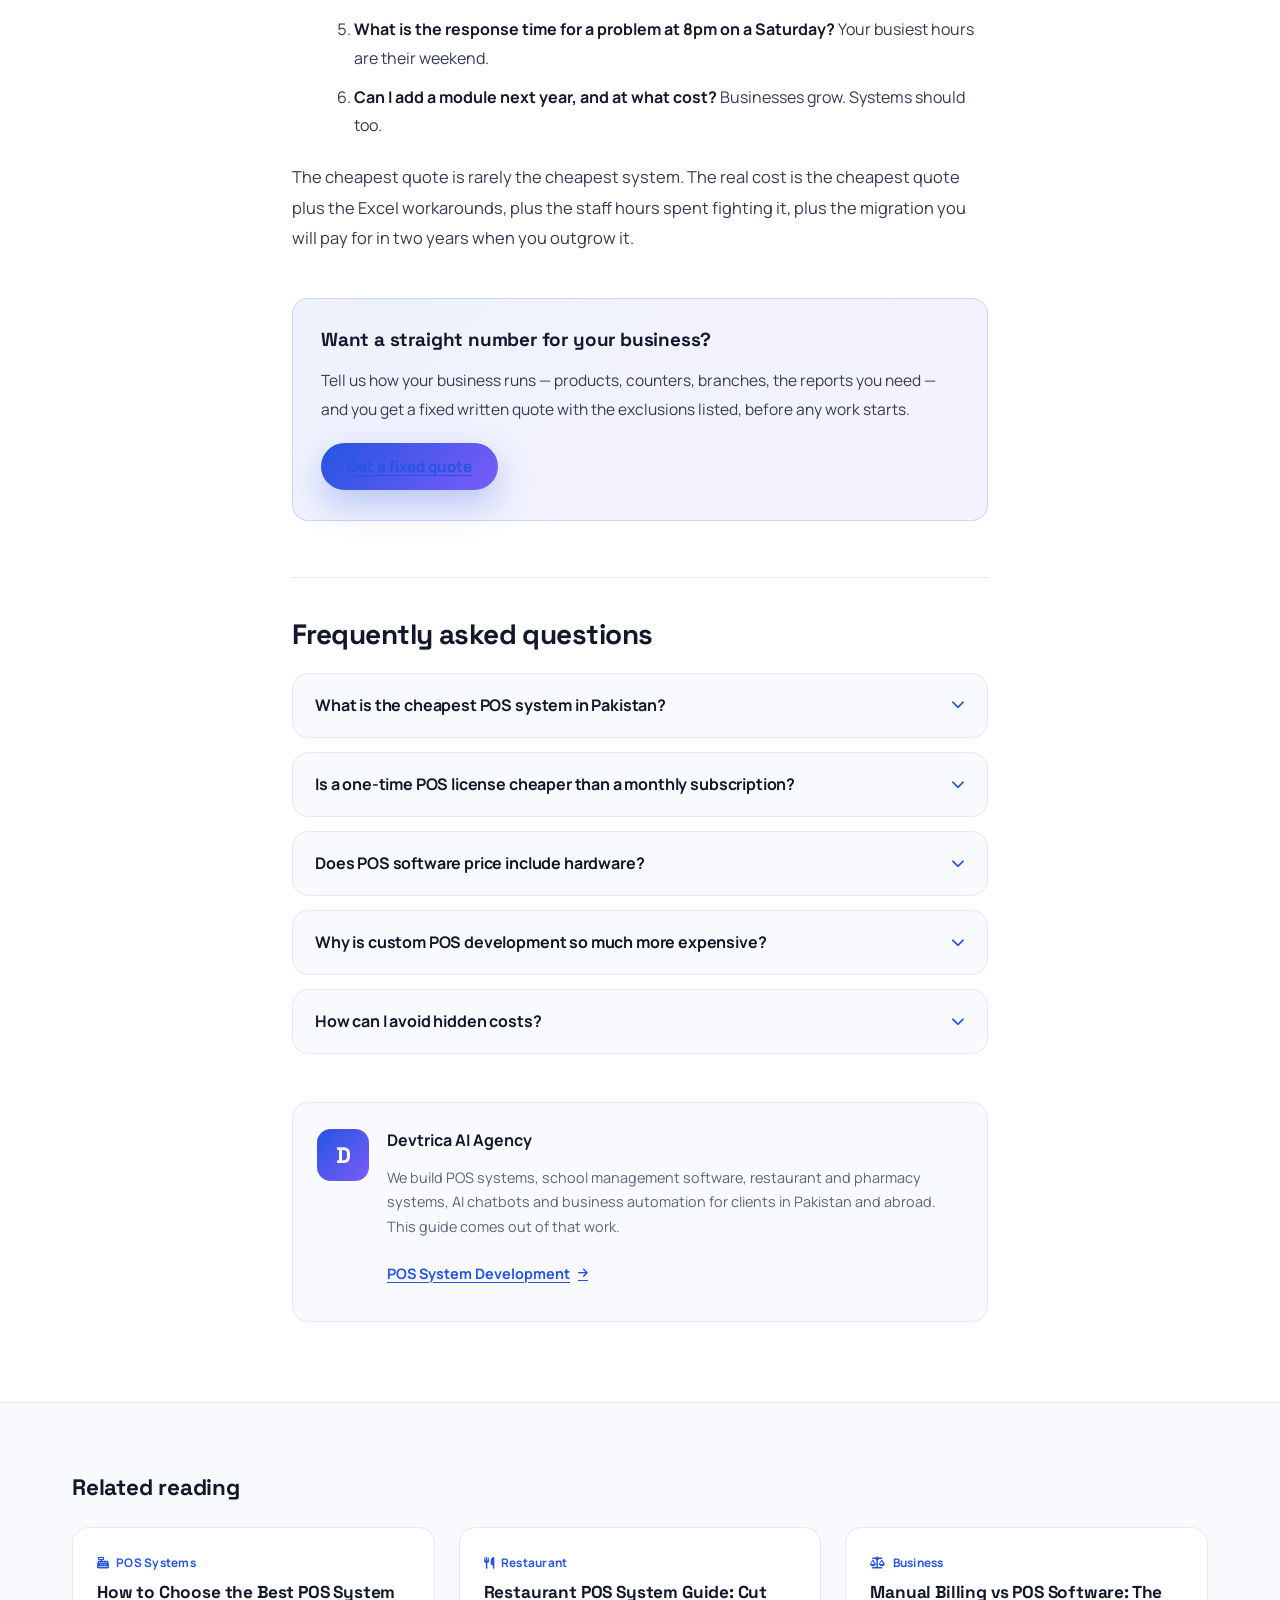
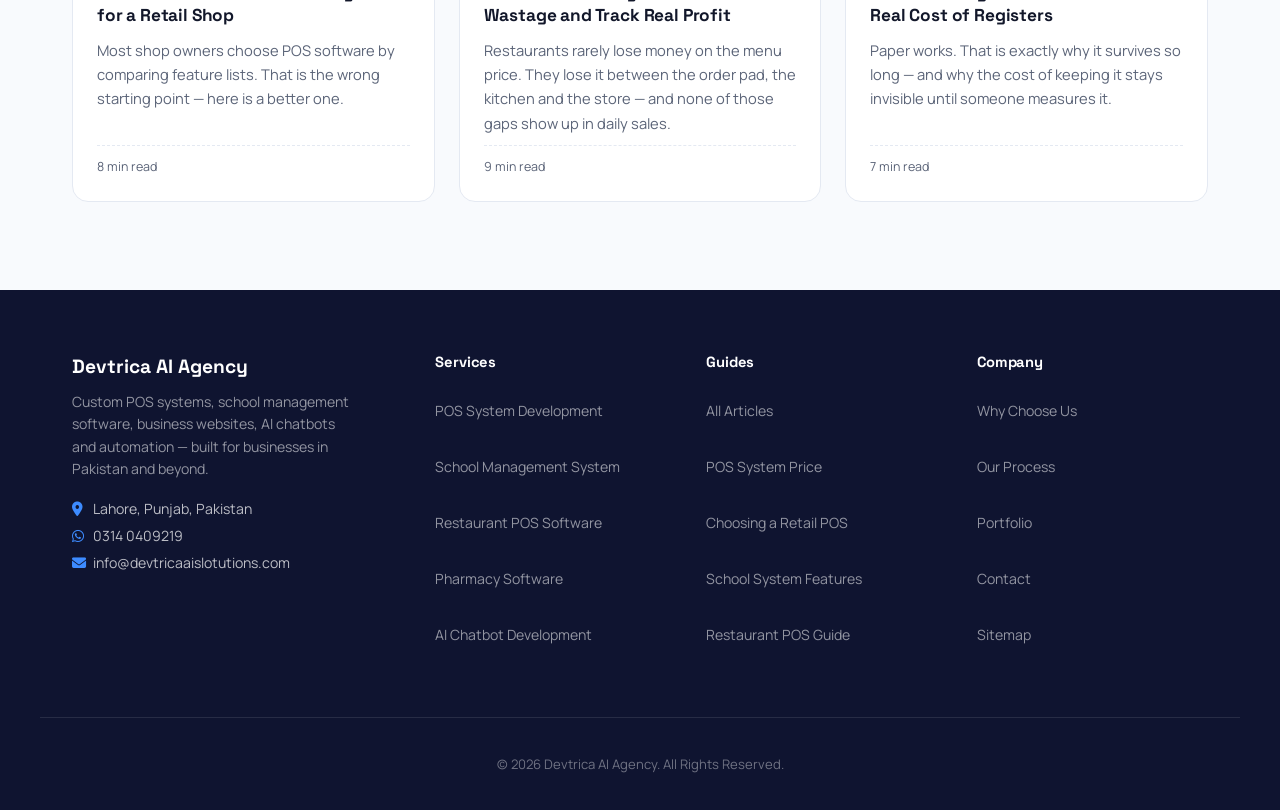
<file: pos-system-price-in-pakistan.html>
<!DOCTYPE html>
<html lang="en" dir="ltr">
<head>
<meta charset="UTF-8">
<meta name="viewport" content="width=device-width, initial-scale=1.0, viewport-fit=cover">
<meta name="theme-color" content="#2454E0">
<meta name="apple-mobile-web-app-capable" content="yes">
<meta name="apple-mobile-web-app-title" content="Devtrica">
<link rel="icon" href="/favicon.ico" sizes="any">
<link rel="icon" type="image/png" sizes="32x32" href="/assets/favicon-32x32.png">
<link rel="apple-touch-icon" sizes="180x180" href="/assets/apple-touch-icon.png">
<link rel="manifest" href="/site.webmanifest">
<link rel="preconnect" href="https://fonts.googleapis.com">
<link rel="preconnect" href="https://fonts.gstatic.com" crossorigin>
<link href="https://fonts.googleapis.com/css2?family=Manrope:wght@400;500;600;700;800&family=Space+Grotesk:wght@500;600;700&display=swap" rel="stylesheet">
<link rel="stylesheet" href="https://cdnjs.cloudflare.com/ajax/libs/font-awesome/6.5.1/css/all.min.css" media="print" onload="this.media='all'">
<noscript><link rel="stylesheet" href="https://cdnjs.cloudflare.com/ajax/libs/font-awesome/6.5.1/css/all.min.css"></noscript>
<link rel="stylesheet" href="style.css">
<title>POS System Price in Pakistan: 2026 Cost Breakdown | Devtrica</title>
<meta name="description" content="What a POS system really costs in Pakistan — software and hardware pricing, one-time vs monthly, hidden costs, and how to judge a quote.">
<meta name="keywords" content="POS system price in Pakistan, POS software cost, point of sale price, billing software price Pakistan, cheap POS system, POS hardware cost, restaurant POS price, retail POS cost">
<meta name="author" content="Devtrica AI Agency">
<meta name="robots" content="index, follow, max-snippet:-1, max-image-preview:large">
<link rel="canonical" href="https://devtricaaislotutions.com/pos-system-price-in-pakistan.html">
<link rel="alternate" hreflang="en" href="https://devtricaaislotutions.com/pos-system-price-in-pakistan.html">
<link rel="alternate" hreflang="x-default" href="https://devtricaaislotutions.com/pos-system-price-in-pakistan.html">

<meta property="og:site_name" content="Devtrica AI Agency">
<meta property="og:type" content="article">
<meta property="og:locale" content="en_PK">
<meta property="og:url" content="https://devtricaaislotutions.com/pos-system-price-in-pakistan.html">
<meta property="og:title" content="POS System Price in Pakistan (2026 Cost Breakdown)">
<meta property="og:description" content="What a POS system really costs in Pakistan — software and hardware pricing, one-time vs monthly, hidden costs, and how to judge a quote.">
<meta property="og:image" content="https://devtricaaislotutions.com/assets/og-image.jpg">
<meta property="og:image:width" content="1200">
<meta property="og:image:height" content="630">
<meta property="article:published_time" content="2026-09-16">
<meta property="article:section" content="POS Systems">
<meta name="twitter:card" content="summary_large_image">
<meta name="twitter:title" content="POS System Price in Pakistan (2026 Cost Breakdown)">
<meta name="twitter:description" content="What a POS system really costs in Pakistan — software and hardware pricing, one-time vs monthly, hidden costs, and how to judge a quote.">
<meta name="twitter:image" content="https://devtricaaislotutions.com/assets/og-image.jpg">

<script type="application/ld+json">
{
  "@context": "https://schema.org",
  "@graph": [
    {
      "@type": "BlogPosting",
      "@id": "https://devtricaaislotutions.com/pos-system-price-in-pakistan.html#article",
      "headline": "POS System Price in Pakistan (2026 Cost Breakdown)",
      "description": "What a POS system actually costs in Pakistan in 2026 \u2014 software, hardware, one-time vs monthly pricing, hidden costs, and how to judge a quote before you pay.",
      "articleSection": "POS Systems",
      "url": "https://devtricaaislotutions.com/pos-system-price-in-pakistan.html",
      "mainEntityOfPage": {
        "@type": "WebPage",
        "@id": "https://devtricaaislotutions.com/pos-system-price-in-pakistan.html"
      },
      "image": "https://devtricaaislotutions.com/assets/og-image.jpg",
      "datePublished": "2026-09-16",
      "dateModified": "2026-09-16",
      "wordCount": 1201,
      "inLanguage": "en",
      "keywords": "POS system price in Pakistan, POS software cost, point of sale price, billing software price Pakistan, cheap POS system, POS hardware cost, restaurant POS price, retail POS cost",
      "author": {
        "@type": "Organization",
        "name": "Devtrica AI Agency",
        "url": "https://devtricaaislotutions.com/"
      },
      "publisher": {
        "@type": "Organization",
        "name": "Devtrica AI Agency",
        "url": "https://devtricaaislotutions.com/",
        "logo": {
          "@type": "ImageObject",
          "url": "https://devtricaaislotutions.com/assets/icon-512.png"
        }
      },
      "isPartOf": {
        "@type": "Blog",
        "@id": "https://devtricaaislotutions.com/blog.html#blog",
        "name": "Devtrica Blog"
      }
    },
    {
      "@type": "BreadcrumbList",
      "itemListElement": [
        {
          "@type": "ListItem",
          "position": 1,
          "name": "Home",
          "item": "https://devtricaaislotutions.com/"
        },
        {
          "@type": "ListItem",
          "position": 2,
          "name": "Blog",
          "item": "https://devtricaaislotutions.com/blog.html"
        },
        {
          "@type": "ListItem",
          "position": 3,
          "name": "POS System Price in Pakistan (2026 Cost Breakdown)",
          "item": "https://devtricaaislotutions.com/pos-system-price-in-pakistan.html"
        }
      ]
    },
    {
      "@type": "FAQPage",
      "mainEntity": [
        {
          "@type": "Question",
          "name": "What is the cheapest POS system in Pakistan?",
          "acceptedAnswer": {
            "@type": "Answer",
            "text": "Basic one-time-license retail POS software starts around Rs. 15,000\u201325,000 for a single counter. That price usually covers billing, a product list and simple reports. Anything involving multiple users, batch tracking, supplier ledgers or custom reports costs more."
          }
        },
        {
          "@type": "Question",
          "name": "Is a one-time POS license cheaper than a monthly subscription?",
          "acceptedAnswer": {
            "@type": "Answer",
            "text": "Over three or more years, usually yes \u2014 provided updates and support are included. A subscription at Rs. 6,000 per month costs over Rs. 200,000 in three years. Subscriptions win when you want zero maintenance responsibility or need cloud multi-branch reporting from day one."
          }
        },
        {
          "@type": "Question",
          "name": "Does POS software price include hardware?",
          "acceptedAnswer": {
            "@type": "Answer",
            "text": "Often not. Printer, scanner, cash drawer and the computer are usually quoted separately. Ask for an itemised quote, and consider buying standard hardware yourself \u2014 any well-built POS works with ordinary USB devices."
          }
        },
        {
          "@type": "Question",
          "name": "Why is custom POS development so much more expensive?",
          "acceptedAnswer": {
            "@type": "Answer",
            "text": "You are paying for development time, not a copy of existing software. In return you get a system shaped around your actual workflow, ownership of the code and data, and no per-user or per-branch fees as you grow."
          }
        },
        {
          "@type": "Question",
          "name": "How can I avoid hidden costs?",
          "acceptedAnswer": {
            "@type": "Answer",
            "text": "Ask for what is excluded, the annual maintenance charge, the rate for changes after delivery, whether data import and training are included, and how you would export your data if you ever left."
          }
        }
      ]
    }
  ]
}
</script>
</head>
<body class="lp-body">

<a href="#main" class="skip-link">Skip to main content</a>

<header class="navbar scrolled" id="navbar">
  <div class="nav-inner">
    <a href="index.html" class="nav-logo">
      <span class="logo-mark">D</span>
      <span class="logo-text">Devtrica<span class="logo-sub">AI Agency</span></span>
    </a>
    <nav class="nav-links" id="navLinks" aria-label="Primary navigation">
      <a href="index.html#home" class="nav-link">Home</a>
      <a href="index.html#services" class="nav-link">Services</a>
      <a href="index.html#solutions" class="nav-link">Solutions</a>
      <a href="blog.html" class="nav-link">Blog</a>
      <a href="index.html#faq" class="nav-link">FAQ</a>
      <a href="index.html#contact" class="nav-link">Contact</a>
    </nav>
    <a href="index.html#contact" class="btn btn-primary nav-cta">Let's Talk</a>
    <button class="hamburger" id="hamburger" aria-label="Toggle navigation menu" aria-expanded="false">
      <span></span><span></span><span></span>
    </button>
  </div>
  <nav class="mobile-menu" id="mobileMenu" aria-label="Mobile navigation">
    <a href="index.html#home" class="mobile-link">Home</a>
    <a href="index.html#services" class="mobile-link">Services</a>
    <a href="index.html#solutions" class="mobile-link">Solutions</a>
    <a href="blog.html" class="mobile-link">Blog</a>
    <a href="index.html#faq" class="mobile-link">FAQ</a>
    <a href="index.html#contact" class="mobile-link">Contact</a>
    <a href="index.html#contact" class="btn btn-primary mobile-cta">Let's Talk</a>
  </nav>
</header>

<main id="main">

<nav class="breadcrumb-bar" aria-label="Breadcrumb">
  <div class="section-inner">
    <ol class="breadcrumb">
      <li><a href="index.html">Home</a></li>
      <li><a href="blog.html">Blog</a></li>
      <li aria-current="page">POS Systems</li>
    </ol>
  </div>
</nav>

<article class="post">
  <header class="post-head section-inner">
    <p class="eyebrow-pill"><i class="fa-solid fa-tags" aria-hidden="true"></i> POS Systems</p>
    <h1>POS System Price in Pakistan: What It Actually Costs in 2026</h1>
    <div class="post-meta">
      <span><i class="fa-solid fa-calendar" aria-hidden="true"></i> 16 September 2026</span>
      <span><i class="fa-solid fa-clock" aria-hidden="true"></i> 9 min read</span>
      <span><i class="fa-solid fa-pen-nib" aria-hidden="true"></i> Devtrica AI Agency</span>
    </div>
  </header>

  <div class="post-body section-inner">
    <nav class="post-toc" aria-label="Table of contents">
      <h2>On this page</h2>
      <ol>
        <li><a href="#why-quotes-differ">Why two quotes for the same thing differ by 10x</a></li>
        <li><a href="#software-cost">Software cost: the four common pricing models</a></li>
        <li><a href="#hardware-cost">Hardware cost: what you actually need</a></li>
        <li><a href="#hidden-costs">The costs nobody mentions in the first meeting</a></li>
        <li><a href="#price-ranges">Realistic price ranges by business type</a></li>
        <li><a href="#judge-a-quote">How to judge a quote before you pay</a></li>
        <li><a href="#faq">Frequently asked questions</a></li>
      </ol>
    </nav>


<p class="post-lead">If you have asked three vendors for a POS system quote, you have probably received three wildly different numbers. One says Rs. 18,000. Another says Rs. 60,000 per year. A third quotes Rs. 350,000 and calls it "custom". None of them are necessarily lying — they are pricing three different things.</p>

<p>This article breaks down what actually goes into a POS price in Pakistan, so you can read a quote properly instead of picking the cheapest one and regretting it six months later.</p>

<h2 id="why-quotes-differ">Why two quotes for the same thing differ by 10x</h2>

<p>The phrase "POS system" covers everything from a billing screen that prints receipts to a multi-branch platform with role-based access, supplier ledgers and cost-of-goods profit reporting. When a vendor quotes Rs. 18,000, they are almost always selling you a license to ready-made software that thousands of other shops use. When another quotes Rs. 300,000, they are quoting development time to build something around your specific workflow.</p>

<p>Neither is wrong. They suit different businesses. The mistake is comparing them as if they were the same product.</p>

<p>Three questions decide which side of that range you belong on:</p>

<ul>
  <li><strong>Does your business work like everyone else's in your category?</strong> A general store that scans, bills and prints does. A distributor with area-wise salesmen, credit limits and delivery challans does not.</li>
  <li><strong>How much does being stuck cost you?</strong> Off-the-shelf software is cheap until you need one report it cannot produce. Then you are exporting to Excel every month forever.</li>
  <li><strong>How many people and locations will use it?</strong> Per-user or per-branch pricing turns a cheap monthly fee into a serious annual cost once you grow.</li>
</ul>

<h2 id="software-cost">Software cost: the four common pricing models</h2>

<h3>1. One-time license (Rs. 15,000 – Rs. 80,000)</h3>
<p>You pay once, install on one or two computers, and own that version. Common for small retail POS software sold locally. It is the cheapest entry point, but check two things: does the price include future updates, and what happens when your computer dies? Many one-time licenses are machine-locked and reinstalling costs extra.</p>

<h3>2. Monthly or annual subscription (Rs. 1,500 – Rs. 15,000 per month)</h3>
<p>Cloud POS, usually priced per outlet or per user. Attractive because the upfront cost is low, and you get updates and support included. The thing to calculate: over three years, a Rs. 6,000 per month subscription is Rs. 216,000. That is often more than having something built. Subscriptions make sense when you want zero maintenance responsibility, or when you genuinely need multi-branch cloud reporting.</p>

<h3>3. Custom development (Rs. 120,000 – Rs. 600,000+)</h3>
<p>A system built for your workflow, which you own outright. Priced on scope: number of modules, user roles, integrations, and whether it needs to run offline, on cloud, or both. This is the right choice when your business has rules that generic software refuses to bend around — batch-wise pricing, complex commission structures, unusual approval flows, or industry-specific compliance.</p>

<h3>4. "Free" POS software</h3>
<p>Free versions exist and some are genuinely useful for a single counter. The limits usually appear at exactly the point you need them: number of products, number of invoices per month, no multi-user access, no proper reports, or your data sitting on a server you do not control with no export option. Treat free as a trial, not a plan.</p>

<h2 id="hardware-cost">Hardware cost: what you actually need</h2>

<p>Vendors often bundle hardware into the quote at a markup. It helps to know the parts separately:</p>

<ul>
  <li><strong>Computer or POS terminal</strong> — a basic desktop or mini PC works fine for most shops. A dedicated touchscreen terminal costs considerably more and is only worth it in high-volume counters or restaurants.</li>
  <li><strong>Thermal receipt printer</strong> — the standard 80mm printer is the workhorse. Reliability matters more than price here; a cheap printer that jams at peak hour costs you more than it saved.</li>
  <li><strong>Barcode scanner</strong> — a simple USB laser scanner handles retail. 2D scanners cost more and are needed only if you scan QR codes.</li>
  <li><strong>Cash drawer</strong> — optional, connects through the printer.</li>
  <li><strong>Barcode label printer</strong> — only needed if you print your own labels, common in general stores and pharmacies.</li>
</ul>

<p>A practical tip: buy hardware yourself from a local supplier rather than through the software vendor, unless the vendor is offering genuine support on it. You almost always pay less, and any standard USB device will work with well-built software.</p>

<h2 id="hidden-costs">The costs nobody mentions in the first meeting</h2>

<p>These are where budgets break:</p>

<ul>
  <li><strong>Data entry.</strong> Someone has to put 3,000 products with prices and opening stock into the system. If the vendor does not import from your Excel file, that is days of work you will pay for one way or another.</li>
  <li><strong>Training.</strong> Ask whether training is included, how many sessions, and whether it covers new staff you hire later.</li>
  <li><strong>Annual maintenance charges.</strong> Very common with one-time licenses — the software is yours, but support and updates are billed yearly at 15–25% of the license cost.</li>
  <li><strong>Customisation after delivery.</strong> Get the hourly or per-change rate in writing before you sign, not after.</li>
  <li><strong>Hosting.</strong> Cloud systems need a server. Sometimes it is included, sometimes it appears as a separate line later.</li>
  <li><strong>Data export.</strong> Ask directly: if I leave, can I take my data out, in what format, and at what cost? A vendor who hesitates here has told you something important.</li>
</ul>

<h2 id="price-ranges">Realistic price ranges by business type</h2>

<p>These are working ranges for 2026 in Pakistan, covering software setup for a single location. Treat them as orientation, not quotes.</p>

<div class="table-wrap">
<table class="post-table">
  <thead><tr><th>Business</th><th>What it needs</th><th>Typical range</th></tr></thead>
  <tbody>
    <tr><td>Small retail / general store</td><td>Billing, inventory, daily reports</td><td>Rs. 25,000 – 90,000</td></tr>
    <tr><td>Supermarket / mart</td><td>Multi-counter, barcode labels, supplier ledgers</td><td>Rs. 90,000 – 250,000</td></tr>
    <tr><td>Restaurant / cafe</td><td>Tables, KOT, delivery, recipe inventory</td><td>Rs. 80,000 – 300,000</td></tr>
    <tr><td>Pharmacy</td><td>Batch and expiry tracking, purchase returns</td><td>Rs. 70,000 – 200,000</td></tr>
    <tr><td>Wholesale / distribution</td><td>Credit limits, salesman routes, challans</td><td>Rs. 150,000 – 500,000</td></tr>
    <tr><td>Multi-branch chain</td><td>Cloud sync, consolidated reporting, roles</td><td>Rs. 250,000+</td></tr>
  </tbody>
</table>
</div>

<h2 id="judge-a-quote">How to judge a quote before you pay</h2>

<p>Ask these six questions. The answers tell you more than the number at the bottom.</p>

<ol>
  <li><strong>What is explicitly not included?</strong> A good vendor answers this straight. A vague answer means change requests later.</li>
  <li><strong>Who owns the data and the code?</strong> For custom work, get it in writing.</li>
  <li><strong>What happens when the internet goes down?</strong> If billing stops, that is a business risk, not a technical detail.</li>
  <li><strong>Can I see it running with my own data?</strong> A demo with sample data proves nothing. Ask them to load 20 of your real products.</li>
  <li><strong>What is the response time for a problem at 8pm on a Saturday?</strong> Your busiest hours are their weekend.</li>
  <li><strong>Can I add a module next year, and at what cost?</strong> Businesses grow. Systems should too.</li>
</ol>

<p>The cheapest quote is rarely the cheapest system. The real cost is the cheapest quote plus the Excel workarounds, plus the staff hours spent fighting it, plus the migration you will pay for in two years when you outgrow it.</p>

<div class="post-cta">
  <h3>Want a straight number for your business?</h3>
  <p>Tell us how your business runs — products, counters, branches, the reports you need — and you get a fixed written quote with the exclusions listed, before any work starts.</p>
  <a href="index.html#contact" class="btn btn-primary">Get a fixed quote</a>
</div>


    <section class="faq-block" id="faq">
      <h2>Frequently asked questions</h2>
      <div class="faq-list">
      <details class="faq-item">
        <summary><h3>What is the cheapest POS system in Pakistan?</h3><i class="fa-solid fa-chevron-down" aria-hidden="true"></i></summary>
        <div class="faq-answer"><p>Basic one-time-license retail POS software starts around Rs. 15,000–25,000 for a single counter. That price usually covers billing, a product list and simple reports. Anything involving multiple users, batch tracking, supplier ledgers or custom reports costs more.</p></div>
      </details>
      <details class="faq-item">
        <summary><h3>Is a one-time POS license cheaper than a monthly subscription?</h3><i class="fa-solid fa-chevron-down" aria-hidden="true"></i></summary>
        <div class="faq-answer"><p>Over three or more years, usually yes — provided updates and support are included. A subscription at Rs. 6,000 per month costs over Rs. 200,000 in three years. Subscriptions win when you want zero maintenance responsibility or need cloud multi-branch reporting from day one.</p></div>
      </details>
      <details class="faq-item">
        <summary><h3>Does POS software price include hardware?</h3><i class="fa-solid fa-chevron-down" aria-hidden="true"></i></summary>
        <div class="faq-answer"><p>Often not. Printer, scanner, cash drawer and the computer are usually quoted separately. Ask for an itemised quote, and consider buying standard hardware yourself — any well-built POS works with ordinary USB devices.</p></div>
      </details>
      <details class="faq-item">
        <summary><h3>Why is custom POS development so much more expensive?</h3><i class="fa-solid fa-chevron-down" aria-hidden="true"></i></summary>
        <div class="faq-answer"><p>You are paying for development time, not a copy of existing software. In return you get a system shaped around your actual workflow, ownership of the code and data, and no per-user or per-branch fees as you grow.</p></div>
      </details>
      <details class="faq-item">
        <summary><h3>How can I avoid hidden costs?</h3><i class="fa-solid fa-chevron-down" aria-hidden="true"></i></summary>
        <div class="faq-answer"><p>Ask for what is excluded, the annual maintenance charge, the rate for changes after delivery, whether data import and training are included, and how you would export your data if you ever left.</p></div>
      </details>
      </div>
    </section>

    <aside class="author-box">
      <div class="author-mark">D</div>
      <div>
        <strong>Devtrica AI Agency</strong>
        <p>We build POS systems, school management software, restaurant and pharmacy systems, AI chatbots and business automation for clients in Pakistan and abroad. This guide comes out of that work.</p>
        <a href="pos-system.html" class="card-link">POS System Development <i class="fa-solid fa-arrow-right" aria-hidden="true"></i></a>
      </div>
    </aside>
  </div>
</article>

<section class="related-posts">
  <div class="section-inner">
    <h2>Related reading</h2>
    <div class="post-grid">
      <a href="best-pos-system-for-retail-shop.html" class="post-card">
        <span class="post-card-cat"><i class="fa-solid fa-cash-register" aria-hidden="true"></i> POS Systems</span>
        <h3>How to Choose the Best POS System for a Retail Shop</h3>
        <p>Most shop owners choose POS software by comparing feature lists. That is the wrong starting point — here is a better one.</p>
        <span class="post-card-meta">8 min read</span>
      </a>
      <a href="restaurant-pos-system-guide.html" class="post-card">
        <span class="post-card-cat"><i class="fa-solid fa-utensils" aria-hidden="true"></i> Restaurant</span>
        <h3>Restaurant POS System Guide: Cut Wastage and Track Real Profit</h3>
        <p>Restaurants rarely lose money on the menu price. They lose it between the order pad, the kitchen and the store — and none of those gaps show up in daily sales.</p>
        <span class="post-card-meta">9 min read</span>
      </a>
      <a href="manual-billing-vs-pos-software.html" class="post-card">
        <span class="post-card-cat"><i class="fa-solid fa-scale-balanced" aria-hidden="true"></i> Business</span>
        <h3>Manual Billing vs POS Software: The Real Cost of Registers</h3>
        <p>Paper works. That is exactly why it survives so long — and why the cost of keeping it stays invisible until someone measures it.</p>
        <span class="post-card-meta">7 min read</span>
      </a>
    </div>
  </div>
</section>

</main>

<footer class="footer">
  <div class="section-inner footer-inner">
    <div class="footer-brand">
      <span class="footer-logo">Devtrica AI Agency</span>
      <p>Custom POS systems, school management software, business websites, AI chatbots and automation — built for businesses in Pakistan and beyond.</p>
      <address class="footer-nap">
        <span><i class="fa-solid fa-location-dot" aria-hidden="true"></i> Lahore, Punjab, Pakistan</span>
        <a href="https://wa.me/923140409219" rel="noopener"><i class="fa-brands fa-whatsapp" aria-hidden="true"></i> 0314 0409219</a>
        <a href="mailto:info@devtricaaislotutions.com"><i class="fa-solid fa-envelope" aria-hidden="true"></i> info@devtricaaislotutions.com</a>
      </address>
    </div>
    <nav class="footer-col" aria-label="Services">
      <h4>Services</h4>
      <a href="pos-system.html">POS System Development</a>
      <a href="school-management-system.html">School Management System</a>
      <a href="restaurant-management-system.html">Restaurant POS Software</a>
      <a href="pharmacy-management-system.html">Pharmacy Software</a>
      <a href="ai-chatbot-development.html">AI Chatbot Development</a>
    </nav>
    <nav class="footer-col" aria-label="Guides">
      <h4>Guides</h4>
      <a href="blog.html">All Articles</a>
      <a href="pos-system-price-in-pakistan.html">POS System Price</a>
      <a href="best-pos-system-for-retail-shop.html">Choosing a Retail POS</a>
      <a href="school-management-system-features.html">School System Features</a>
      <a href="restaurant-pos-system-guide.html">Restaurant POS Guide</a>
    </nav>
    <nav class="footer-col" aria-label="Company">
      <h4>Company</h4>
      <a href="index.html#why-us">Why Choose Us</a>
      <a href="index.html#process">Our Process</a>
      <a href="index.html#portfolio">Portfolio</a>
      <a href="index.html#contact">Contact</a>
      <a href="/sitemap.xml">Sitemap</a>
    </nav>
  </div>
  <div class="footer-bottom">
    <p>&copy; 2026 Devtrica AI Agency. All Rights Reserved.</p>
  </div>
</footer>

<a href="https://wa.me/923140409219" target="_blank" rel="noopener" class="whatsapp-float" aria-label="Chat on WhatsApp">
  <i class="fa-brands fa-whatsapp" aria-hidden="true"></i>
</a>

<script src="script.js" defer></script>
</body>
</html>
</file>
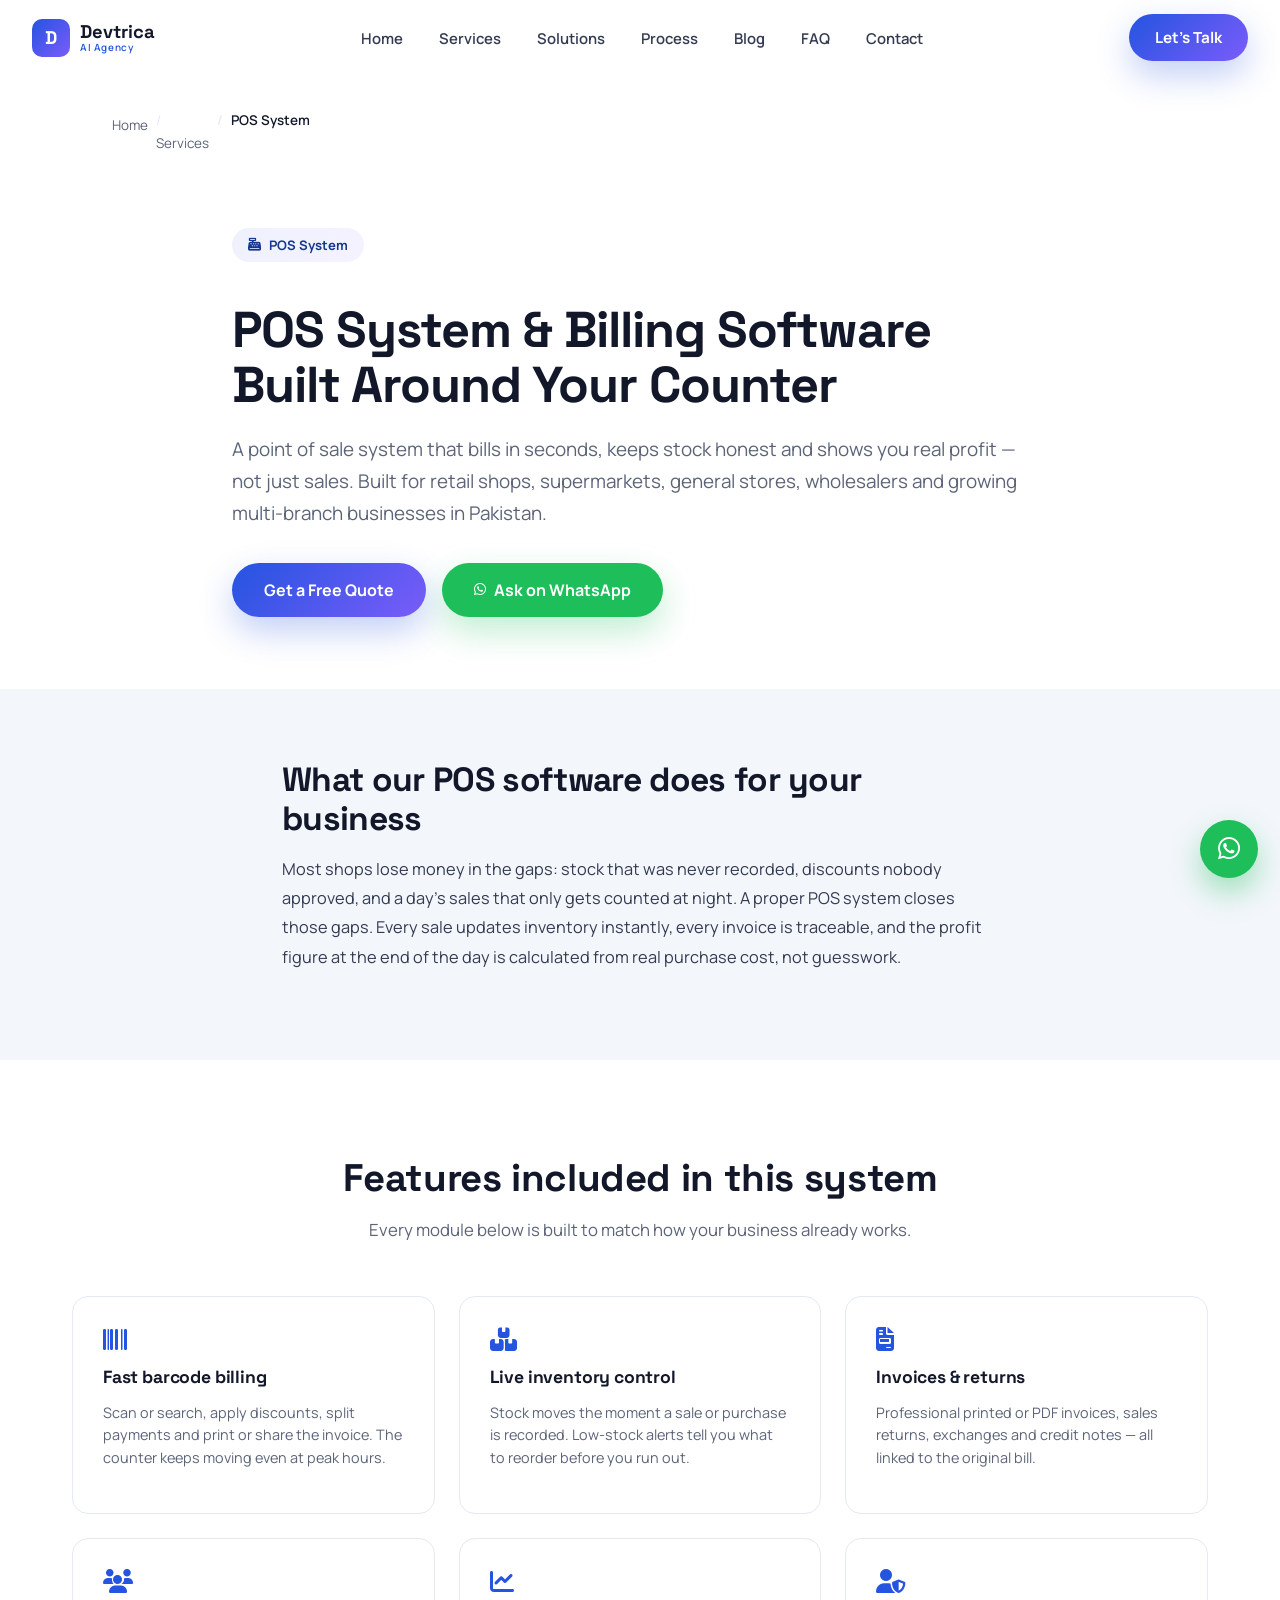
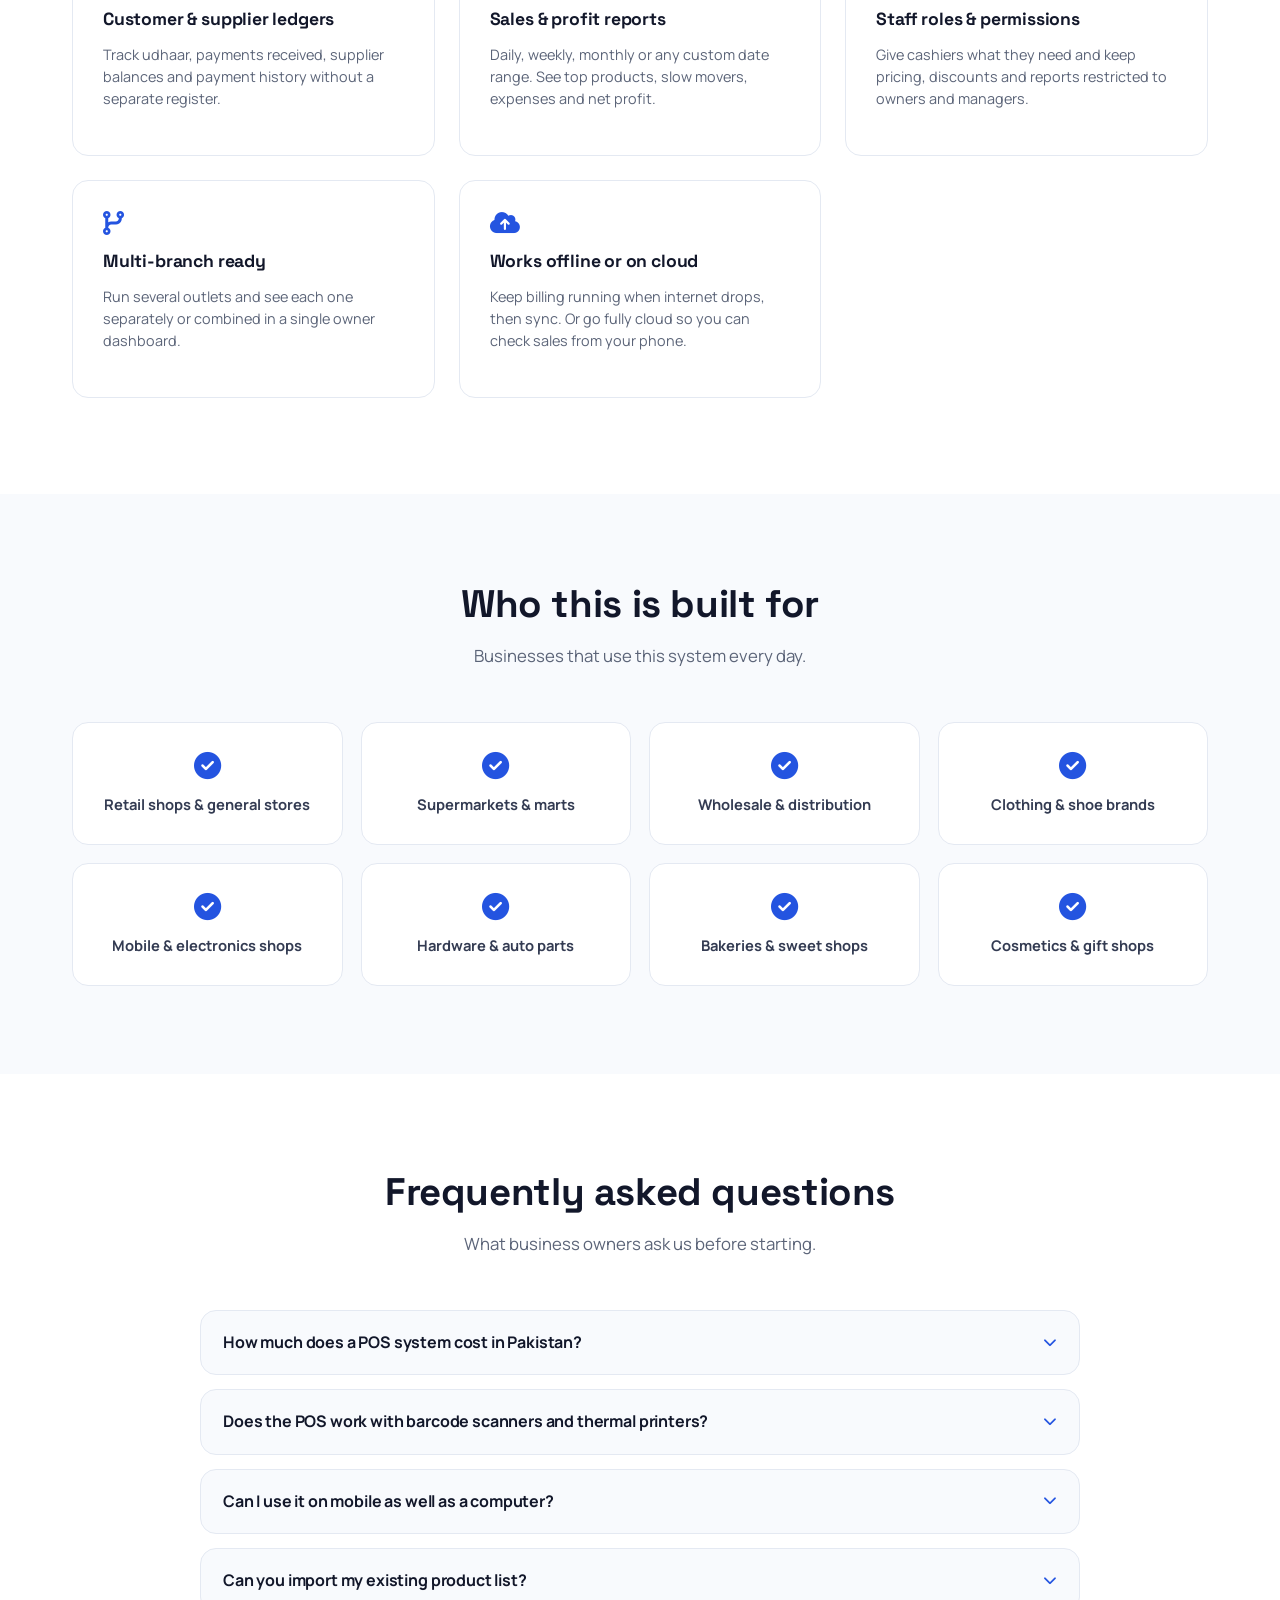
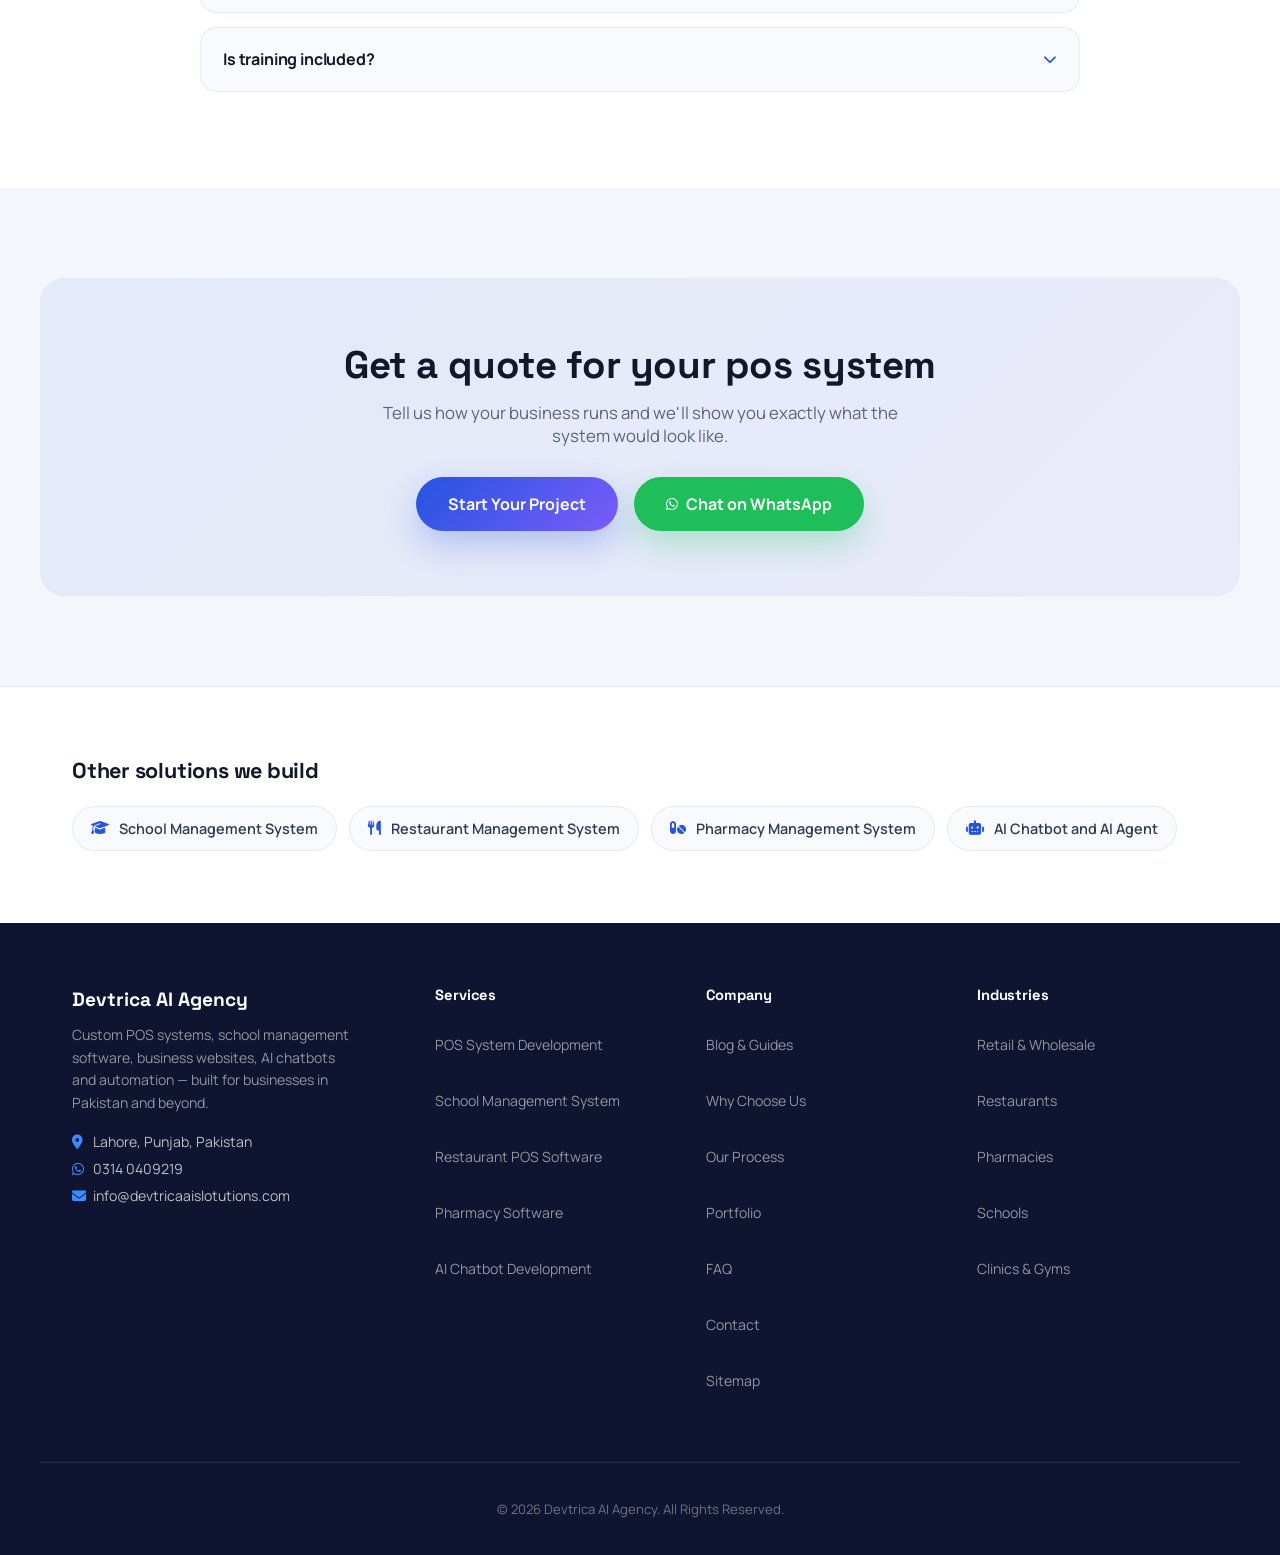
<file: pos-system.html>
<!DOCTYPE html>
<html lang="en" dir="ltr">
<head>
<meta charset="UTF-8">
<meta name="viewport" content="width=device-width, initial-scale=1.0, viewport-fit=cover">
<title>POS System in Pakistan | Point of Sale Software | Devtrica</title>
<meta name="description" content="Custom POS and billing software in Pakistan: barcode billing, live inventory, invoices, customer ledgers, multi-branch and profit reports. Free quote.">
<meta name="keywords" content="POS system, POS software Pakistan, point of sale system, best POS software in Pakistan, retail POS, billing software, barcode billing software, inventory management system, sales and stock software, cloud POS, multi branch POS, supermarket billing software, general store software">
<meta name="author" content="Devtrica AI Agency">
<meta name="robots" content="index, follow, max-snippet:-1, max-image-preview:large">
<link rel="canonical" href="https://devtricaaislotutions.com/pos-system.html">
<link rel="alternate" hreflang="en" href="https://devtricaaislotutions.com/pos-system.html">
<link rel="alternate" hreflang="x-default" href="https://devtricaaislotutions.com/pos-system.html">

<meta name="geo.region" content="PK-PB">
<meta name="geo.placename" content="Lahore, Punjab, Pakistan">
<meta name="geo.position" content="31.5204;74.3587">

<meta property="og:site_name" content="Devtrica AI Agency">
<meta property="og:type" content="website">
<meta property="og:locale" content="en_PK">
<meta property="og:url" content="https://devtricaaislotutions.com/pos-system.html">
<meta property="og:title" content="POS System in Pakistan | Point of Sale Software | Devtrica">
<meta property="og:description" content="Custom POS and billing software in Pakistan: barcode billing, live inventory, invoices, customer ledgers, multi-branch and profit reports. Free quote.">
<meta property="og:image" content="https://devtricaaislotutions.com/assets/og-image.jpg">
<meta property="og:image:width" content="1200">
<meta property="og:image:height" content="630">
<meta name="twitter:card" content="summary_large_image">
<meta name="twitter:title" content="POS System in Pakistan | Point of Sale Software | Devtrica">
<meta name="twitter:description" content="Custom POS and billing software in Pakistan: barcode billing, live inventory, invoices, customer ledgers, multi-branch and profit reports. Free quote.">
<meta name="twitter:image" content="https://devtricaaislotutions.com/assets/og-image.jpg">

<meta name="theme-color" content="#2454E0">
<meta name="apple-mobile-web-app-capable" content="yes">
<meta name="apple-mobile-web-app-title" content="Devtrica">
<link rel="icon" href="/favicon.ico" sizes="any">
<link rel="icon" type="image/png" sizes="32x32" href="/assets/favicon-32x32.png">
<link rel="apple-touch-icon" sizes="180x180" href="/assets/apple-touch-icon.png">
<link rel="manifest" href="/site.webmanifest">

<link rel="preconnect" href="https://fonts.googleapis.com">
<link rel="preconnect" href="https://fonts.gstatic.com" crossorigin>
<link href="https://fonts.googleapis.com/css2?family=Manrope:wght@400;500;600;700;800&family=Space+Grotesk:wght@500;600;700&display=swap" rel="stylesheet">
<link rel="stylesheet" href="https://cdnjs.cloudflare.com/ajax/libs/font-awesome/6.5.1/css/all.min.css" media="print" onload="this.media='all'">
<noscript><link rel="stylesheet" href="https://cdnjs.cloudflare.com/ajax/libs/font-awesome/6.5.1/css/all.min.css"></noscript>
<link rel="stylesheet" href="style.css">

<script type="application/ld+json">
{
  "@context": "https://schema.org",
  "@graph": [
    {
      "@type": "Service",
      "@id": "https://devtricaaislotutions.com/pos-system.html#service",
      "name": "POS System Development",
      "serviceType": "POS System Development",
      "description": "Custom POS system and point of sale billing software in Pakistan \u2014 barcode billing, inventory management, invoices, customers, multi-branch and profit reports. Get a free quote on WhatsApp.",
      "url": "https://devtricaaislotutions.com/pos-system.html",
      "provider": {
        "@type": "Organization",
        "name": "Devtrica AI Agency",
        "url": "https://devtricaaislotutions.com/",
        "telephone": "+92-314-0409219",
        "address": {
          "@type": "PostalAddress",
          "addressLocality": "Lahore",
          "addressRegion": "Punjab",
          "addressCountry": "PK"
        }
      },
      "areaServed": {
        "@type": "Country",
        "name": "Pakistan"
      },
      "audience": {
        "@type": "BusinessAudience",
        "name": "Small and medium businesses"
      },
      "hasOfferCatalog": {
        "@type": "OfferCatalog",
        "name": "POS System Development features",
        "itemListElement": [
          {
            "@type": "Offer",
            "itemOffered": {
              "@type": "Service",
              "name": "Fast barcode billing"
            }
          },
          {
            "@type": "Offer",
            "itemOffered": {
              "@type": "Service",
              "name": "Live inventory control"
            }
          },
          {
            "@type": "Offer",
            "itemOffered": {
              "@type": "Service",
              "name": "Invoices and returns"
            }
          },
          {
            "@type": "Offer",
            "itemOffered": {
              "@type": "Service",
              "name": "Customer and supplier ledgers"
            }
          },
          {
            "@type": "Offer",
            "itemOffered": {
              "@type": "Service",
              "name": "Sales and profit reports"
            }
          },
          {
            "@type": "Offer",
            "itemOffered": {
              "@type": "Service",
              "name": "Staff roles and permissions"
            }
          },
          {
            "@type": "Offer",
            "itemOffered": {
              "@type": "Service",
              "name": "Multi-branch ready"
            }
          },
          {
            "@type": "Offer",
            "itemOffered": {
              "@type": "Service",
              "name": "Works offline or on cloud"
            }
          }
        ]
      }
    },
    {
      "@type": "WebPage",
      "@id": "https://devtricaaislotutions.com/pos-system.html#webpage",
      "url": "https://devtricaaislotutions.com/pos-system.html",
      "name": "POS System in Pakistan | Point of Sale & Billing Software | Devtrica",
      "description": "Custom POS system and point of sale billing software in Pakistan \u2014 barcode billing, inventory management, invoices, customers, multi-branch and profit reports. Get a free quote on WhatsApp.",
      "inLanguage": "en",
      "dateModified": "2026-09-16"
    },
    {
      "@type": "BreadcrumbList",
      "itemListElement": [
        {
          "@type": "ListItem",
          "position": 1,
          "name": "Home",
          "item": "https://devtricaaislotutions.com/"
        },
        {
          "@type": "ListItem",
          "position": 2,
          "name": "Services",
          "item": "https://devtricaaislotutions.com/#services"
        },
        {
          "@type": "ListItem",
          "position": 3,
          "name": "POS System",
          "item": "https://devtricaaislotutions.com/pos-system.html"
        }
      ]
    },
    {
      "@type": "FAQPage",
      "mainEntity": [
        {
          "@type": "Question",
          "name": "How much does a POS system cost in Pakistan?",
          "acceptedAnswer": {
            "@type": "Answer",
            "text": "Price depends on scope. A single-counter POS with billing, inventory and reports is the entry point; multi-branch systems with user roles, cloud sync and hardware integration cost more. You get a fixed written quote before development starts."
          }
        },
        {
          "@type": "Question",
          "name": "Does the POS work with barcode scanners and thermal printers?",
          "acceptedAnswer": {
            "@type": "Answer",
            "text": "Yes. The system works with standard USB barcode scanners, thermal receipt printers, cash drawers and label printers. We test your exact hardware during setup."
          }
        },
        {
          "@type": "Question",
          "name": "Can I use it on mobile as well as a computer?",
          "acceptedAnswer": {
            "@type": "Answer",
            "text": "Yes. We can build it as a web-based system that opens on any computer, tablet or phone browser, so owners can check sales remotely while staff bill from the counter."
          }
        },
        {
          "@type": "Question",
          "name": "Can you import my existing product list?",
          "acceptedAnswer": {
            "@type": "Answer",
            "text": "Yes. Products, prices, opening stock, customers and suppliers can be imported from Excel or CSV so you start with real data."
          }
        },
        {
          "@type": "Question",
          "name": "Is training included?",
          "acceptedAnswer": {
            "@type": "Answer",
            "text": "Yes. We train your staff on the system, hand over documentation and stay available for support after launch."
          }
        }
      ]
    }
  ]
}
</script>
</head>
<body class="lp-body">

<a href="#main" class="skip-link">Skip to main content</a>

<header class="navbar scrolled" id="navbar">
  <div class="nav-inner">
    <a href="index.html" class="nav-logo">
      <span class="logo-mark">D</span>
      <span class="logo-text">Devtrica<span class="logo-sub">AI Agency</span></span>
    </a>
    <nav class="nav-links" id="navLinks" aria-label="Primary navigation">
      <a href="index.html#home" class="nav-link">Home</a>
      <a href="index.html#services" class="nav-link">Services</a>
      <a href="index.html#solutions" class="nav-link">Solutions</a>
      <a href="index.html#process" class="nav-link">Process</a>
      <a href="blog.html" class="nav-link">Blog</a>
      <a href="index.html#faq" class="nav-link">FAQ</a>
      <a href="index.html#contact" class="nav-link">Contact</a>
    </nav>
    <a href="index.html#contact" class="btn btn-primary nav-cta">Let's Talk</a>
    <button class="hamburger" id="hamburger" aria-label="Toggle navigation menu" aria-expanded="false">
      <span></span><span></span><span></span>
    </button>
  </div>
  <nav class="mobile-menu" id="mobileMenu" aria-label="Mobile navigation">
    <a href="index.html#home" class="mobile-link">Home</a>
    <a href="index.html#services" class="mobile-link">Services</a>
    <a href="index.html#solutions" class="mobile-link">Solutions</a>
    <a href="index.html#process" class="mobile-link">Process</a>
    <a href="blog.html" class="mobile-link">Blog</a>
    <a href="index.html#faq" class="mobile-link">FAQ</a>
    <a href="index.html#contact" class="mobile-link">Contact</a>
    <a href="index.html#contact" class="btn btn-primary mobile-cta">Let's Talk</a>
  </nav>
</header>

<main id="main">

<nav class="breadcrumb-bar" aria-label="Breadcrumb">
  <div class="section-inner">
    <ol class="breadcrumb">
      <li><a href="index.html">Home</a></li>
      <li><a href="index.html#services">Services</a></li>
      <li aria-current="page">POS System</li>
    </ol>
  </div>
</nav>

<section class="lp-hero">
  <div class="section-inner lp-hero-inner">
    <p class="eyebrow-pill"><i class="fa-solid fa-cash-register" aria-hidden="true"></i> POS System</p>
    <h1>POS System &amp; Billing Software Built Around Your Counter</h1>
    <p class="lp-lead">A point of sale system that bills in seconds, keeps stock honest and shows you real profit — not just sales. Built for retail shops, supermarkets, general stores, wholesalers and growing multi-branch businesses in Pakistan.</p>
    <div class="hero-actions">
      <a href="index.html#contact" class="btn btn-primary btn-lg">Get a Free Quote</a>
      <a href="https://wa.me/923140409219" target="_blank" rel="noopener" class="btn btn-whatsapp btn-lg"><i class="fa-brands fa-whatsapp" aria-hidden="true"></i> Ask on WhatsApp</a>
    </div>
  </div>
</section>

<section class="lp-intro">
  <div class="section-inner lp-narrow">
    <h2>What our POS software does for your business</h2>
    <p>Most shops lose money in the gaps: stock that was never recorded, discounts nobody approved, and a day's sales that only gets counted at night. A proper POS system closes those gaps. Every sale updates inventory instantly, every invoice is traceable, and the profit figure at the end of the day is calculated from real purchase cost, not guesswork.</p>
  </div>
</section>

<section class="lp-features" id="features">
  <div class="section-inner">
    <div class="section-head reveal">
      <h2>Features included in this system</h2>
      <p>Every module below is built to match how your business already works.</p>
    </div>
    <div class="why-grid">
      <div class="why-card reveal">
        <i class="fa-solid fa-barcode" aria-hidden="true"></i>
        <h3>Fast barcode billing</h3>
        <p>Scan or search, apply discounts, split payments and print or share the invoice. The counter keeps moving even at peak hours.</p>
      </div>
      <div class="why-card reveal">
        <i class="fa-solid fa-boxes-stacked" aria-hidden="true"></i>
        <h3>Live inventory control</h3>
        <p>Stock moves the moment a sale or purchase is recorded. Low-stock alerts tell you what to reorder before you run out.</p>
      </div>
      <div class="why-card reveal">
        <i class="fa-solid fa-file-invoice" aria-hidden="true"></i>
        <h3>Invoices &amp; returns</h3>
        <p>Professional printed or PDF invoices, sales returns, exchanges and credit notes — all linked to the original bill.</p>
      </div>
      <div class="why-card reveal">
        <i class="fa-solid fa-users" aria-hidden="true"></i>
        <h3>Customer &amp; supplier ledgers</h3>
        <p>Track udhaar, payments received, supplier balances and payment history without a separate register.</p>
      </div>
      <div class="why-card reveal">
        <i class="fa-solid fa-chart-line" aria-hidden="true"></i>
        <h3>Sales &amp; profit reports</h3>
        <p>Daily, weekly, monthly or any custom date range. See top products, slow movers, expenses and net profit.</p>
      </div>
      <div class="why-card reveal">
        <i class="fa-solid fa-user-shield" aria-hidden="true"></i>
        <h3>Staff roles &amp; permissions</h3>
        <p>Give cashiers what they need and keep pricing, discounts and reports restricted to owners and managers.</p>
      </div>
      <div class="why-card reveal">
        <i class="fa-solid fa-code-branch" aria-hidden="true"></i>
        <h3>Multi-branch ready</h3>
        <p>Run several outlets and see each one separately or combined in a single owner dashboard.</p>
      </div>
      <div class="why-card reveal">
        <i class="fa-solid fa-cloud-arrow-up" aria-hidden="true"></i>
        <h3>Works offline or on cloud</h3>
        <p>Keep billing running when internet drops, then sync. Or go fully cloud so you can check sales from your phone.</p>
      </div>
    </div>
  </div>
</section>

<section class="lp-who">
  <div class="section-inner">
    <div class="section-head reveal">
      <h2>Who this is built for</h2>
      <p>Businesses that use this system every day.</p>
    </div>
    <div class="biz-grid">
      <div class="biz-card reveal"><i class="fa-solid fa-circle-check" aria-hidden="true"></i><span>Retail shops &amp; general stores</span></div>
      <div class="biz-card reveal"><i class="fa-solid fa-circle-check" aria-hidden="true"></i><span>Supermarkets &amp; marts</span></div>
      <div class="biz-card reveal"><i class="fa-solid fa-circle-check" aria-hidden="true"></i><span>Wholesale &amp; distribution</span></div>
      <div class="biz-card reveal"><i class="fa-solid fa-circle-check" aria-hidden="true"></i><span>Clothing &amp; shoe brands</span></div>
      <div class="biz-card reveal"><i class="fa-solid fa-circle-check" aria-hidden="true"></i><span>Mobile &amp; electronics shops</span></div>
      <div class="biz-card reveal"><i class="fa-solid fa-circle-check" aria-hidden="true"></i><span>Hardware &amp; auto parts</span></div>
      <div class="biz-card reveal"><i class="fa-solid fa-circle-check" aria-hidden="true"></i><span>Bakeries &amp; sweet shops</span></div>
      <div class="biz-card reveal"><i class="fa-solid fa-circle-check" aria-hidden="true"></i><span>Cosmetics &amp; gift shops</span></div>
    </div>
  </div>
</section>

<section class="faq-section" id="faq">
  <div class="section-inner">
    <div class="section-head reveal">
      <h2>Frequently asked questions</h2>
      <p>What business owners ask us before starting.</p>
    </div>
    <div class="faq-list reveal">
      <details class="faq-item">
        <summary><h3>How much does a POS system cost in Pakistan?</h3><i class="fa-solid fa-chevron-down" aria-hidden="true"></i></summary>
        <div class="faq-answer"><p>Price depends on scope. A single-counter POS with billing, inventory and reports is the entry point; multi-branch systems with user roles, cloud sync and hardware integration cost more. You get a fixed written quote before development starts.</p></div>
      </details>
      <details class="faq-item">
        <summary><h3>Does the POS work with barcode scanners and thermal printers?</h3><i class="fa-solid fa-chevron-down" aria-hidden="true"></i></summary>
        <div class="faq-answer"><p>Yes. The system works with standard USB barcode scanners, thermal receipt printers, cash drawers and label printers. We test your exact hardware during setup.</p></div>
      </details>
      <details class="faq-item">
        <summary><h3>Can I use it on mobile as well as a computer?</h3><i class="fa-solid fa-chevron-down" aria-hidden="true"></i></summary>
        <div class="faq-answer"><p>Yes. We can build it as a web-based system that opens on any computer, tablet or phone browser, so owners can check sales remotely while staff bill from the counter.</p></div>
      </details>
      <details class="faq-item">
        <summary><h3>Can you import my existing product list?</h3><i class="fa-solid fa-chevron-down" aria-hidden="true"></i></summary>
        <div class="faq-answer"><p>Yes. Products, prices, opening stock, customers and suppliers can be imported from Excel or CSV so you start with real data.</p></div>
      </details>
      <details class="faq-item">
        <summary><h3>Is training included?</h3><i class="fa-solid fa-chevron-down" aria-hidden="true"></i></summary>
        <div class="faq-answer"><p>Yes. We train your staff on the system, hand over documentation and stay available for support after launch.</p></div>
      </details>
    </div>
  </div>
</section>

<section class="cta-section">
  <div class="section-inner cta-inner reveal">
    <h2>Get a quote for your pos system</h2>
    <p>Tell us how your business runs and we'll show you exactly what the system would look like.</p>
    <div class="cta-actions">
      <a href="index.html#contact" class="btn btn-primary btn-lg">Start Your Project</a>
      <a href="https://wa.me/923140409219" target="_blank" rel="noopener" class="btn btn-whatsapp btn-lg"><i class="fa-brands fa-whatsapp" aria-hidden="true"></i> Chat on WhatsApp</a>
    </div>
  </div>
</section>

<section class="lp-related">
  <div class="section-inner">
    <h2>Other solutions we build</h2>
    <div class="related-links">
      <a href="school-management-system.html" class="related-link"><i class="fa-solid fa-graduation-cap" aria-hidden="true"></i><span>School Management System</span></a>
      <a href="restaurant-management-system.html" class="related-link"><i class="fa-solid fa-utensils" aria-hidden="true"></i><span>Restaurant Management System</span></a>
      <a href="pharmacy-management-system.html" class="related-link"><i class="fa-solid fa-pills" aria-hidden="true"></i><span>Pharmacy Management System</span></a>
      <a href="ai-chatbot-development.html" class="related-link"><i class="fa-solid fa-robot" aria-hidden="true"></i><span>AI Chatbot and AI Agent</span></a>
    </div>
  </div>
</section>

</main>

<footer class="footer">
  <div class="section-inner footer-inner">
    <div class="footer-brand">
      <span class="footer-logo">Devtrica AI Agency</span>
      <p>Custom POS systems, school management software, business websites, AI chatbots and automation — built for businesses in Pakistan and beyond.</p>
      <address class="footer-nap">
        <span><i class="fa-solid fa-location-dot" aria-hidden="true"></i> Lahore, Punjab, Pakistan</span>
        <a href="https://wa.me/923140409219" rel="noopener"><i class="fa-brands fa-whatsapp" aria-hidden="true"></i> 0314 0409219</a>
        <a href="mailto:info@devtricaaislotutions.com"><i class="fa-solid fa-envelope" aria-hidden="true"></i> info@devtricaaislotutions.com</a>
      </address>
    </div>
    <nav class="footer-col" aria-label="Services">
      <h4>Services</h4>
      <a href="pos-system.html">POS System Development</a>
      <a href="school-management-system.html">School Management System</a>
      <a href="restaurant-management-system.html">Restaurant POS Software</a>
      <a href="pharmacy-management-system.html">Pharmacy Software</a>
      <a href="ai-chatbot-development.html">AI Chatbot Development</a>
    </nav>
    <nav class="footer-col" aria-label="Company">
      <h4>Company</h4>
      <a href="blog.html">Blog &amp; Guides</a>
      <a href="index.html#why-us">Why Choose Us</a>
      <a href="index.html#process">Our Process</a>
      <a href="index.html#portfolio">Portfolio</a>
      <a href="index.html#faq">FAQ</a>
      <a href="index.html#contact">Contact</a>
      <a href="/sitemap.xml">Sitemap</a>
    </nav>
    <nav class="footer-col" aria-label="Industries">
      <h4>Industries</h4>
      <a href="index.html#solutions">Retail &amp; Wholesale</a>
      <a href="restaurant-management-system.html">Restaurants</a>
      <a href="pharmacy-management-system.html">Pharmacies</a>
      <a href="school-management-system.html">Schools</a>
      <a href="index.html#contact">Clinics &amp; Gyms</a>
    </nav>
  </div>
  <div class="footer-bottom">
    <p>&copy; 2026 Devtrica AI Agency. All Rights Reserved.</p>
  </div>
</footer>

<a href="https://wa.me/923140409219" target="_blank" rel="noopener" class="whatsapp-float" aria-label="Chat on WhatsApp">
  <i class="fa-brands fa-whatsapp" aria-hidden="true"></i>
</a>

<script src="script.js" defer></script>
</body>
</html>
</file>
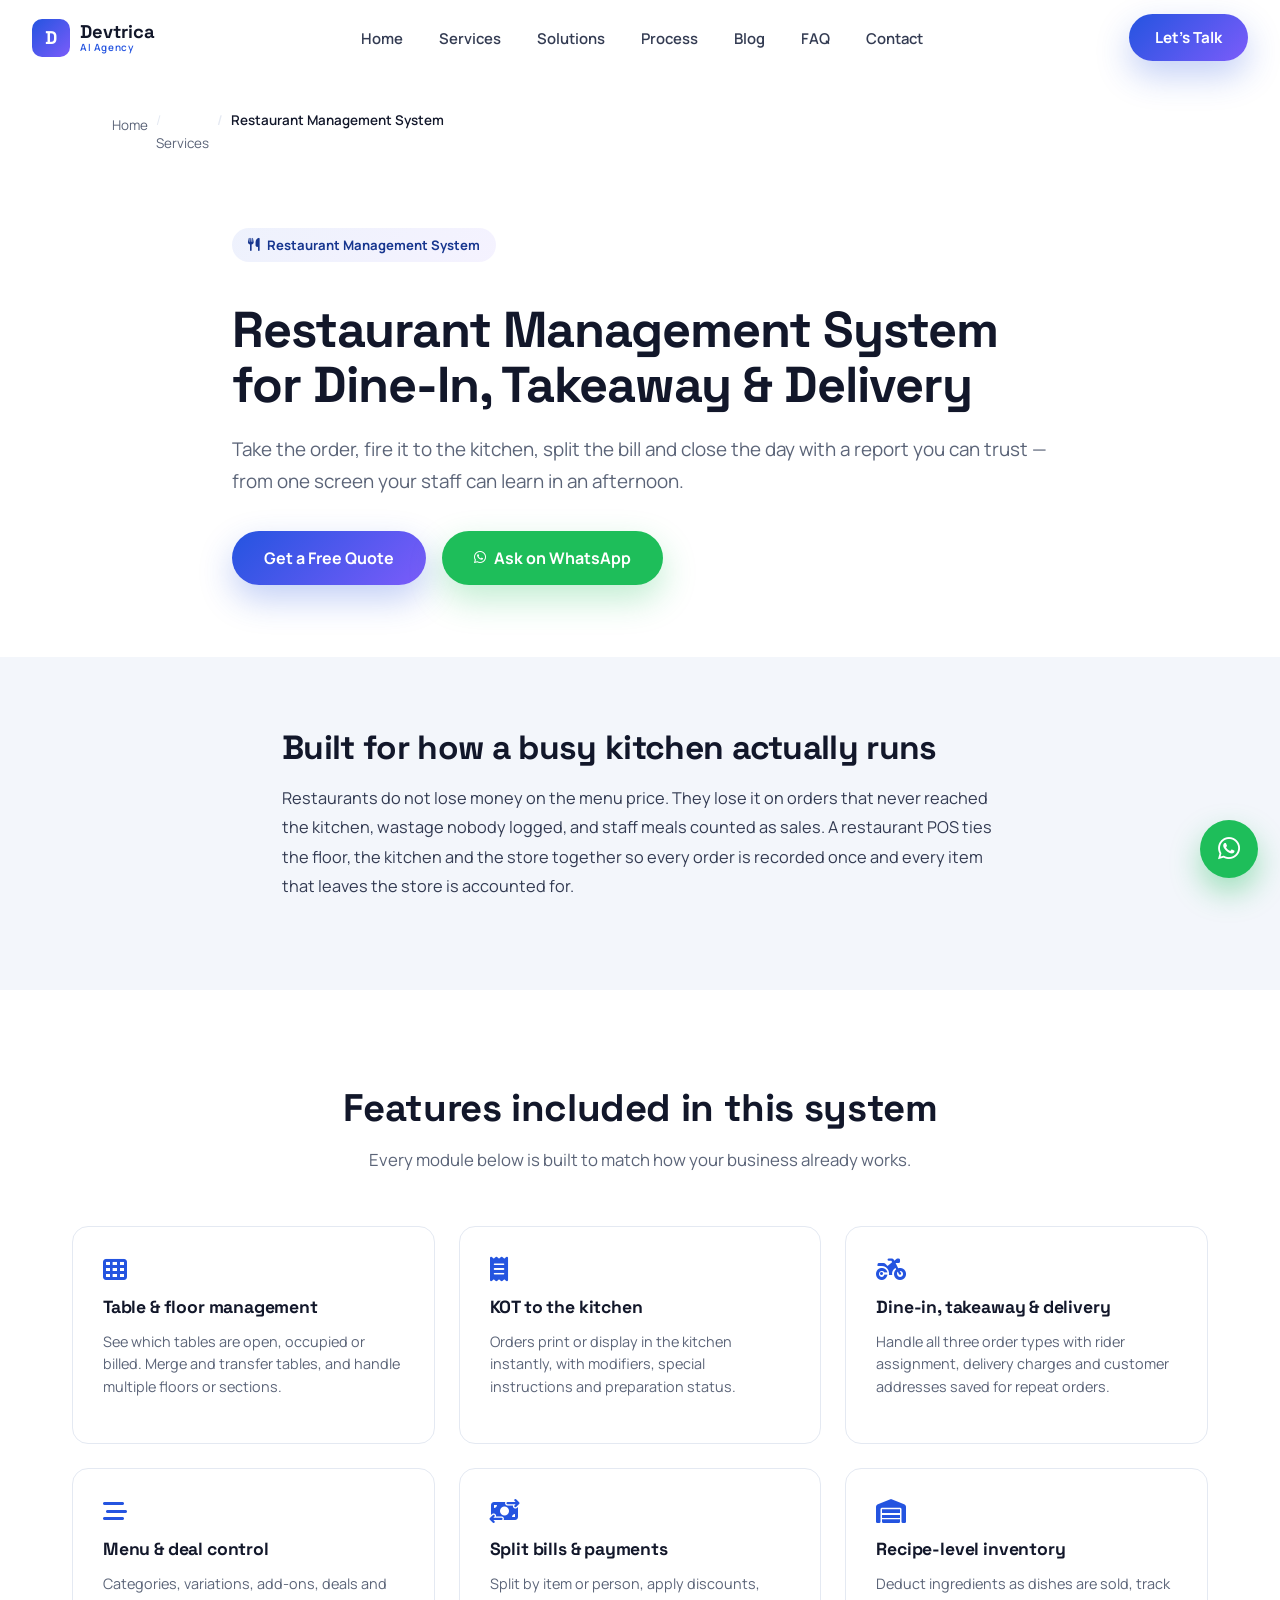
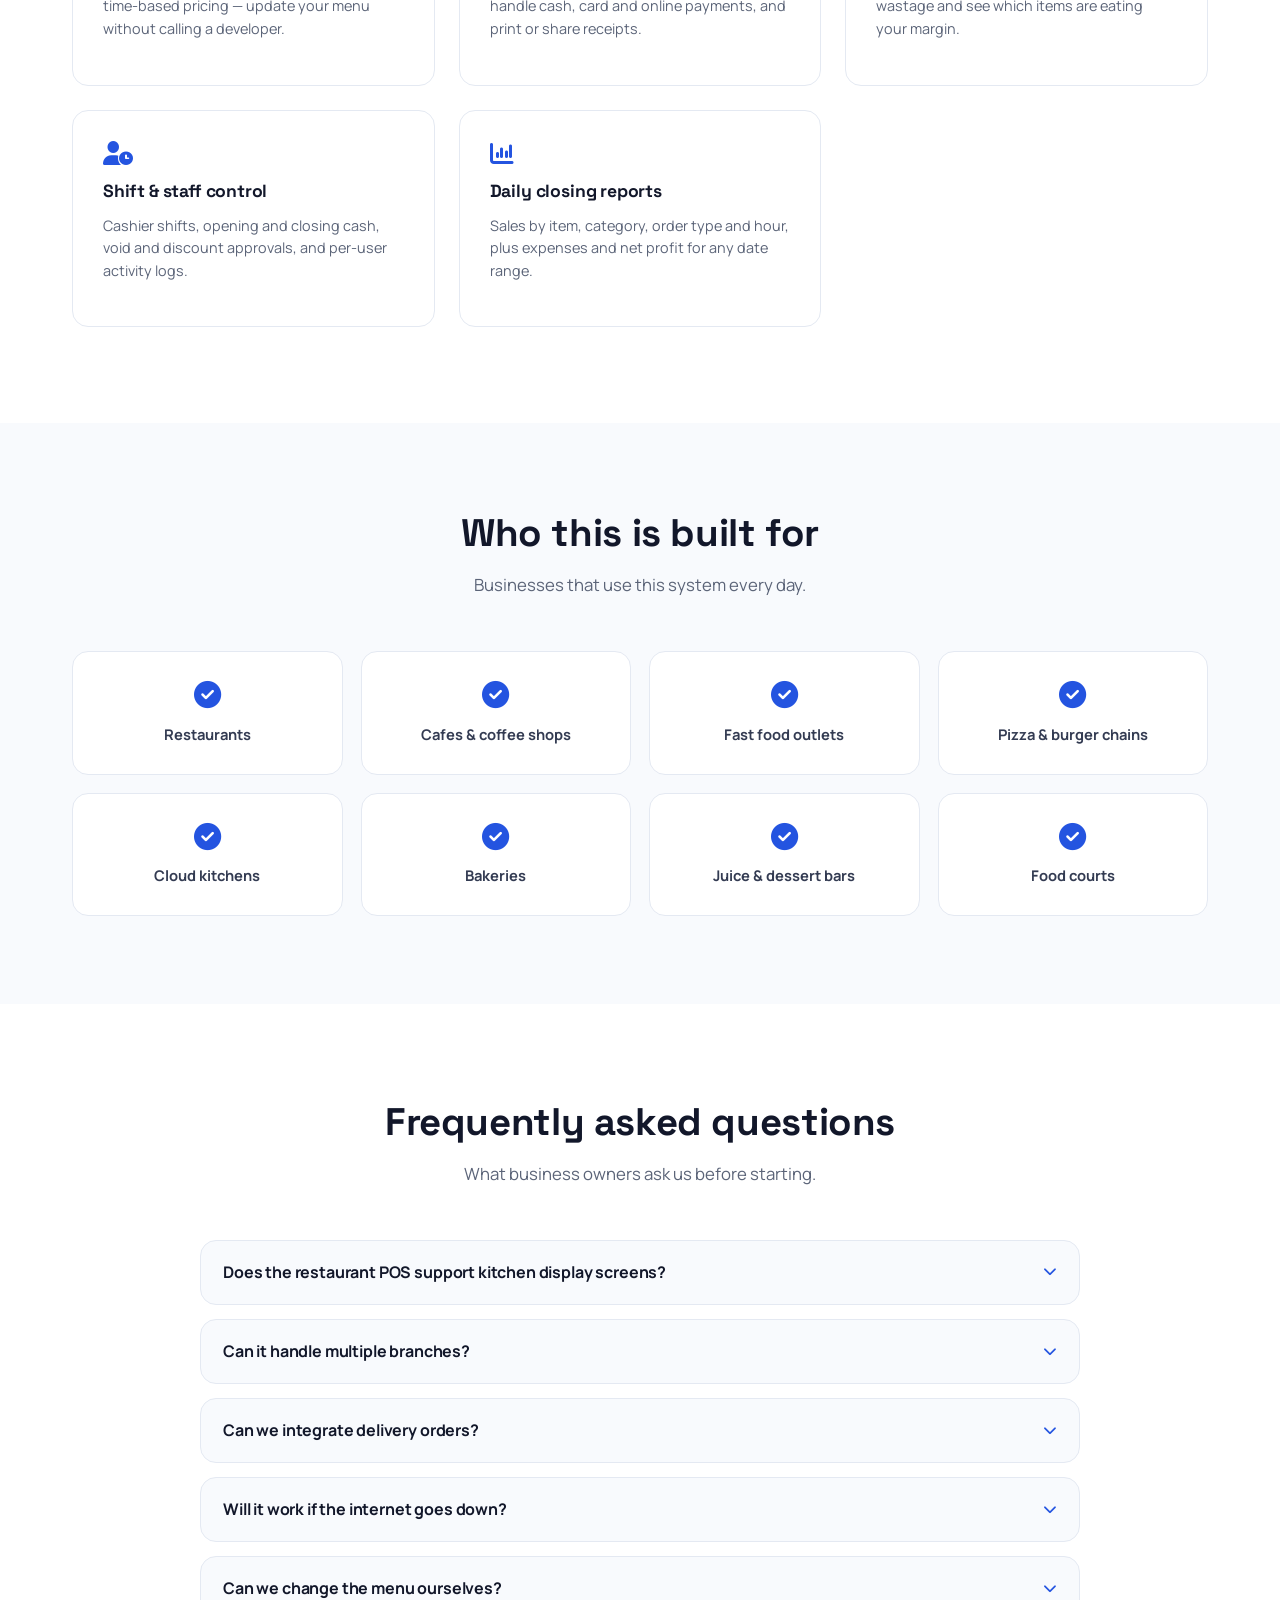
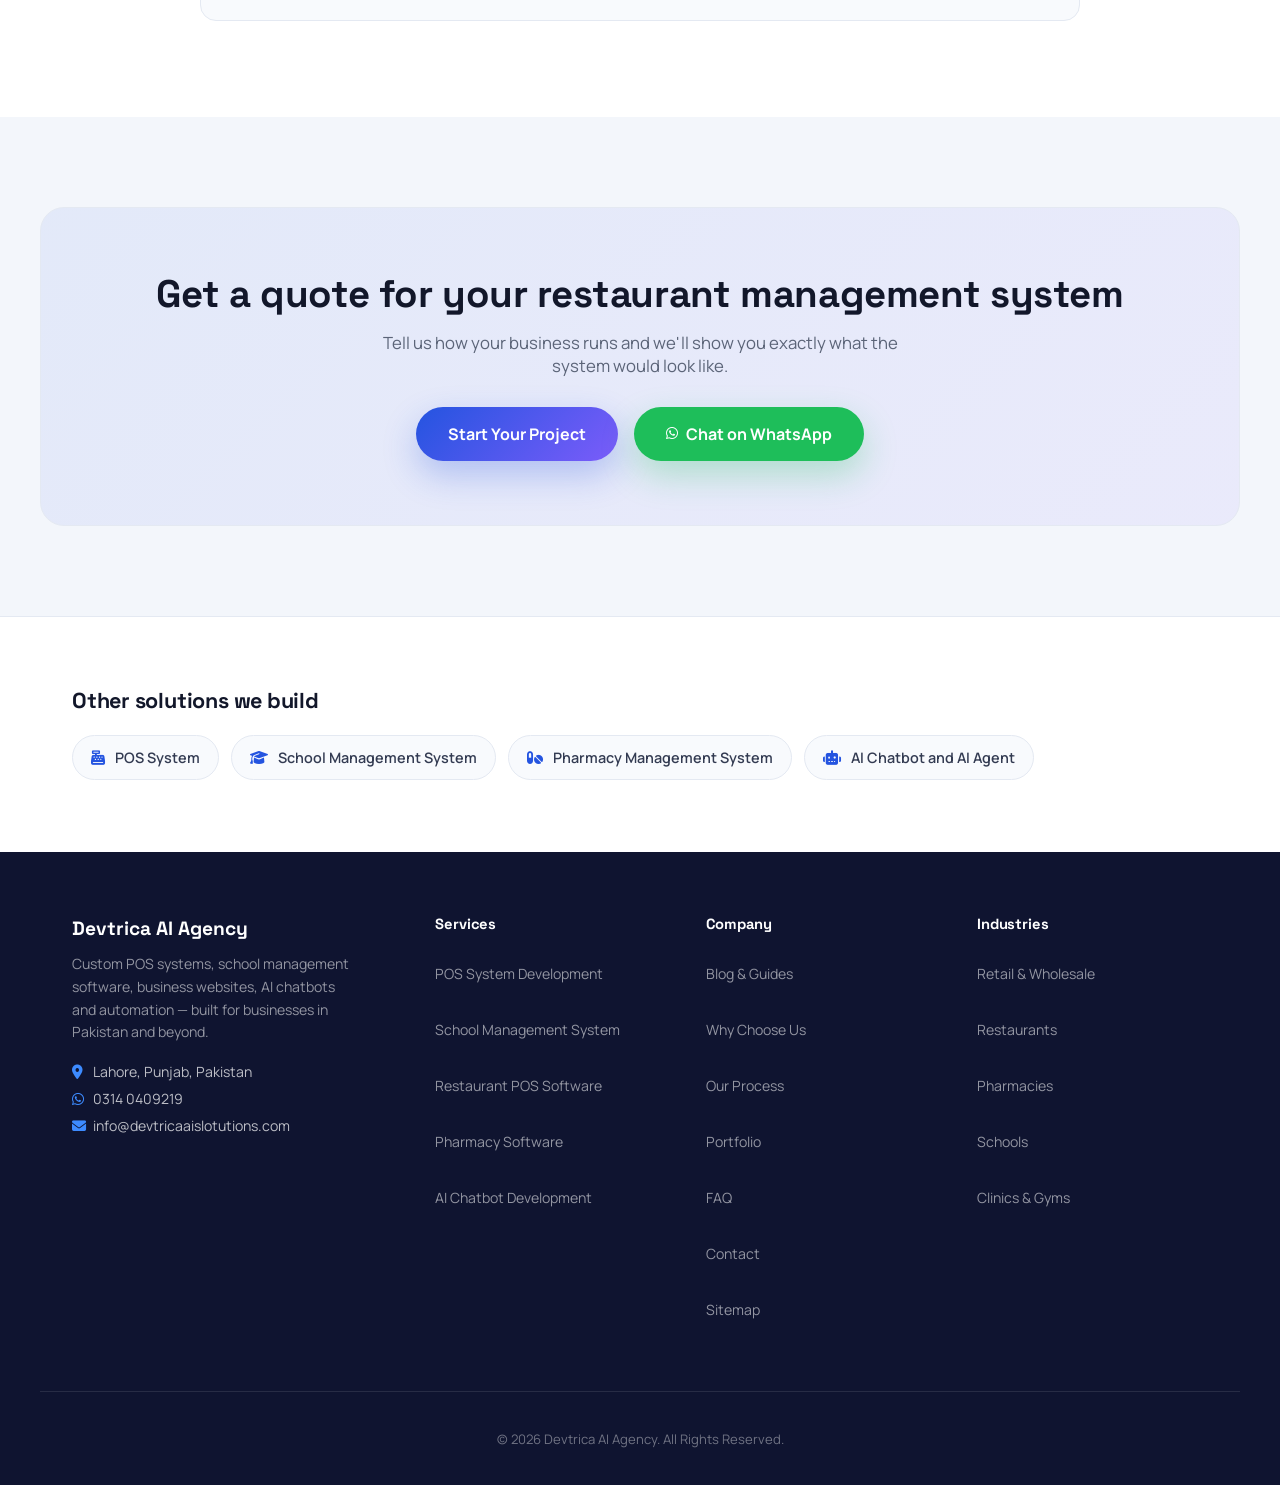
<file: restaurant-management-system.html>
<!DOCTYPE html>
<html lang="en" dir="ltr">
<head>
<meta charset="UTF-8">
<meta name="viewport" content="width=device-width, initial-scale=1.0, viewport-fit=cover">
<title>Restaurant POS &amp; Management System Pakistan | Devtrica</title>
<meta name="description" content="Restaurant POS software for dine-in, takeaway and delivery: table management, KOT, menu control, split bills, inventory and daily sales reports.">
<meta name="keywords" content="restaurant management system, restaurant POS, restaurant billing software, cafe POS system, KOT system, kitchen order ticket software, food delivery POS, dine in takeaway billing software, fast food POS Pakistan, restaurant inventory software">
<meta name="author" content="Devtrica AI Agency">
<meta name="robots" content="index, follow, max-snippet:-1, max-image-preview:large">
<link rel="canonical" href="https://devtricaaislotutions.com/restaurant-management-system.html">
<link rel="alternate" hreflang="en" href="https://devtricaaislotutions.com/restaurant-management-system.html">
<link rel="alternate" hreflang="x-default" href="https://devtricaaislotutions.com/restaurant-management-system.html">

<meta name="geo.region" content="PK-PB">
<meta name="geo.placename" content="Lahore, Punjab, Pakistan">
<meta name="geo.position" content="31.5204;74.3587">

<meta property="og:site_name" content="Devtrica AI Agency">
<meta property="og:type" content="website">
<meta property="og:locale" content="en_PK">
<meta property="og:url" content="https://devtricaaislotutions.com/restaurant-management-system.html">
<meta property="og:title" content="Restaurant POS &amp; Management System Pakistan | Devtrica">
<meta property="og:description" content="Restaurant POS software for dine-in, takeaway and delivery: table management, KOT, menu control, split bills, inventory and daily sales reports.">
<meta property="og:image" content="https://devtricaaislotutions.com/assets/og-image.jpg">
<meta property="og:image:width" content="1200">
<meta property="og:image:height" content="630">
<meta name="twitter:card" content="summary_large_image">
<meta name="twitter:title" content="Restaurant POS &amp; Management System Pakistan | Devtrica">
<meta name="twitter:description" content="Restaurant POS software for dine-in, takeaway and delivery: table management, KOT, menu control, split bills, inventory and daily sales reports.">
<meta name="twitter:image" content="https://devtricaaislotutions.com/assets/og-image.jpg">

<meta name="theme-color" content="#2454E0">
<meta name="apple-mobile-web-app-capable" content="yes">
<meta name="apple-mobile-web-app-title" content="Devtrica">
<link rel="icon" href="/favicon.ico" sizes="any">
<link rel="icon" type="image/png" sizes="32x32" href="/assets/favicon-32x32.png">
<link rel="apple-touch-icon" sizes="180x180" href="/assets/apple-touch-icon.png">
<link rel="manifest" href="/site.webmanifest">

<link rel="preconnect" href="https://fonts.googleapis.com">
<link rel="preconnect" href="https://fonts.gstatic.com" crossorigin>
<link href="https://fonts.googleapis.com/css2?family=Manrope:wght@400;500;600;700;800&family=Space+Grotesk:wght@500;600;700&display=swap" rel="stylesheet">
<link rel="stylesheet" href="https://cdnjs.cloudflare.com/ajax/libs/font-awesome/6.5.1/css/all.min.css" media="print" onload="this.media='all'">
<noscript><link rel="stylesheet" href="https://cdnjs.cloudflare.com/ajax/libs/font-awesome/6.5.1/css/all.min.css"></noscript>
<link rel="stylesheet" href="style.css">

<script type="application/ld+json">
{
  "@context": "https://schema.org",
  "@graph": [
    {
      "@type": "Service",
      "@id": "https://devtricaaislotutions.com/restaurant-management-system.html#service",
      "name": "Restaurant Management System Development",
      "serviceType": "Restaurant Management System Development",
      "description": "Restaurant management system and restaurant POS software in Pakistan \u2014 table management, KOT, dine-in, takeaway and delivery billing, menu control, inventory and daily sales reports.",
      "url": "https://devtricaaislotutions.com/restaurant-management-system.html",
      "provider": {
        "@type": "Organization",
        "name": "Devtrica AI Agency",
        "url": "https://devtricaaislotutions.com/",
        "telephone": "+92-314-0409219",
        "address": {
          "@type": "PostalAddress",
          "addressLocality": "Lahore",
          "addressRegion": "Punjab",
          "addressCountry": "PK"
        }
      },
      "areaServed": {
        "@type": "Country",
        "name": "Pakistan"
      },
      "audience": {
        "@type": "BusinessAudience",
        "name": "Small and medium businesses"
      },
      "hasOfferCatalog": {
        "@type": "OfferCatalog",
        "name": "Restaurant Management System Development features",
        "itemListElement": [
          {
            "@type": "Offer",
            "itemOffered": {
              "@type": "Service",
              "name": "Table and floor management"
            }
          },
          {
            "@type": "Offer",
            "itemOffered": {
              "@type": "Service",
              "name": "KOT to the kitchen"
            }
          },
          {
            "@type": "Offer",
            "itemOffered": {
              "@type": "Service",
              "name": "Dine-in, takeaway and delivery"
            }
          },
          {
            "@type": "Offer",
            "itemOffered": {
              "@type": "Service",
              "name": "Menu and deal control"
            }
          },
          {
            "@type": "Offer",
            "itemOffered": {
              "@type": "Service",
              "name": "Split bills and payments"
            }
          },
          {
            "@type": "Offer",
            "itemOffered": {
              "@type": "Service",
              "name": "Recipe-level inventory"
            }
          },
          {
            "@type": "Offer",
            "itemOffered": {
              "@type": "Service",
              "name": "Shift and staff control"
            }
          },
          {
            "@type": "Offer",
            "itemOffered": {
              "@type": "Service",
              "name": "Daily closing reports"
            }
          }
        ]
      }
    },
    {
      "@type": "WebPage",
      "@id": "https://devtricaaislotutions.com/restaurant-management-system.html#webpage",
      "url": "https://devtricaaislotutions.com/restaurant-management-system.html",
      "name": "Restaurant POS & Management System in Pakistan | Devtrica AI Agency",
      "description": "Restaurant management system and restaurant POS software in Pakistan \u2014 table management, KOT, dine-in, takeaway and delivery billing, menu control, inventory and daily sales reports.",
      "inLanguage": "en",
      "dateModified": "2026-09-16"
    },
    {
      "@type": "BreadcrumbList",
      "itemListElement": [
        {
          "@type": "ListItem",
          "position": 1,
          "name": "Home",
          "item": "https://devtricaaislotutions.com/"
        },
        {
          "@type": "ListItem",
          "position": 2,
          "name": "Services",
          "item": "https://devtricaaislotutions.com/#services"
        },
        {
          "@type": "ListItem",
          "position": 3,
          "name": "Restaurant Management System",
          "item": "https://devtricaaislotutions.com/restaurant-management-system.html"
        }
      ]
    },
    {
      "@type": "FAQPage",
      "mainEntity": [
        {
          "@type": "Question",
          "name": "Does the restaurant POS support kitchen display screens?",
          "acceptedAnswer": {
            "@type": "Answer",
            "text": "Yes. Orders can print as KOT slips on a kitchen printer, display on a kitchen screen, or both."
          }
        },
        {
          "@type": "Question",
          "name": "Can it handle multiple branches?",
          "acceptedAnswer": {
            "@type": "Answer",
            "text": "Yes. Each branch runs its own counter while owners see combined sales, item performance and stock across all locations."
          }
        },
        {
          "@type": "Question",
          "name": "Can we integrate delivery orders?",
          "acceptedAnswer": {
            "@type": "Answer",
            "text": "Yes. Delivery orders can be entered with rider assignment and delivery charges, and we can connect to third-party platforms where an API is available."
          }
        },
        {
          "@type": "Question",
          "name": "Will it work if the internet goes down?",
          "acceptedAnswer": {
            "@type": "Answer",
            "text": "Yes. The system can run locally so billing continues offline and syncs once the connection returns."
          }
        },
        {
          "@type": "Question",
          "name": "Can we change the menu ourselves?",
          "acceptedAnswer": {
            "@type": "Answer",
            "text": "Yes. Menu items, categories, deals and prices are managed from an admin screen by your own staff."
          }
        }
      ]
    }
  ]
}
</script>
</head>
<body class="lp-body">

<a href="#main" class="skip-link">Skip to main content</a>

<header class="navbar scrolled" id="navbar">
  <div class="nav-inner">
    <a href="index.html" class="nav-logo">
      <span class="logo-mark">D</span>
      <span class="logo-text">Devtrica<span class="logo-sub">AI Agency</span></span>
    </a>
    <nav class="nav-links" id="navLinks" aria-label="Primary navigation">
      <a href="index.html#home" class="nav-link">Home</a>
      <a href="index.html#services" class="nav-link">Services</a>
      <a href="index.html#solutions" class="nav-link">Solutions</a>
      <a href="index.html#process" class="nav-link">Process</a>
      <a href="blog.html" class="nav-link">Blog</a>
      <a href="index.html#faq" class="nav-link">FAQ</a>
      <a href="index.html#contact" class="nav-link">Contact</a>
    </nav>
    <a href="index.html#contact" class="btn btn-primary nav-cta">Let's Talk</a>
    <button class="hamburger" id="hamburger" aria-label="Toggle navigation menu" aria-expanded="false">
      <span></span><span></span><span></span>
    </button>
  </div>
  <nav class="mobile-menu" id="mobileMenu" aria-label="Mobile navigation">
    <a href="index.html#home" class="mobile-link">Home</a>
    <a href="index.html#services" class="mobile-link">Services</a>
    <a href="index.html#solutions" class="mobile-link">Solutions</a>
    <a href="index.html#process" class="mobile-link">Process</a>
    <a href="blog.html" class="mobile-link">Blog</a>
    <a href="index.html#faq" class="mobile-link">FAQ</a>
    <a href="index.html#contact" class="mobile-link">Contact</a>
    <a href="index.html#contact" class="btn btn-primary mobile-cta">Let's Talk</a>
  </nav>
</header>

<main id="main">

<nav class="breadcrumb-bar" aria-label="Breadcrumb">
  <div class="section-inner">
    <ol class="breadcrumb">
      <li><a href="index.html">Home</a></li>
      <li><a href="index.html#services">Services</a></li>
      <li aria-current="page">Restaurant Management System</li>
    </ol>
  </div>
</nav>

<section class="lp-hero">
  <div class="section-inner lp-hero-inner">
    <p class="eyebrow-pill"><i class="fa-solid fa-utensils" aria-hidden="true"></i> Restaurant Management System</p>
    <h1>Restaurant Management System for Dine-In, Takeaway &amp; Delivery</h1>
    <p class="lp-lead">Take the order, fire it to the kitchen, split the bill and close the day with a report you can trust — from one screen your staff can learn in an afternoon.</p>
    <div class="hero-actions">
      <a href="index.html#contact" class="btn btn-primary btn-lg">Get a Free Quote</a>
      <a href="https://wa.me/923140409219" target="_blank" rel="noopener" class="btn btn-whatsapp btn-lg"><i class="fa-brands fa-whatsapp" aria-hidden="true"></i> Ask on WhatsApp</a>
    </div>
  </div>
</section>

<section class="lp-intro">
  <div class="section-inner lp-narrow">
    <h2>Built for how a busy kitchen actually runs</h2>
    <p>Restaurants do not lose money on the menu price. They lose it on orders that never reached the kitchen, wastage nobody logged, and staff meals counted as sales. A restaurant POS ties the floor, the kitchen and the store together so every order is recorded once and every item that leaves the store is accounted for.</p>
  </div>
</section>

<section class="lp-features" id="features">
  <div class="section-inner">
    <div class="section-head reveal">
      <h2>Features included in this system</h2>
      <p>Every module below is built to match how your business already works.</p>
    </div>
    <div class="why-grid">
      <div class="why-card reveal">
        <i class="fa-solid fa-table-cells" aria-hidden="true"></i>
        <h3>Table &amp; floor management</h3>
        <p>See which tables are open, occupied or billed. Merge and transfer tables, and handle multiple floors or sections.</p>
      </div>
      <div class="why-card reveal">
        <i class="fa-solid fa-receipt" aria-hidden="true"></i>
        <h3>KOT to the kitchen</h3>
        <p>Orders print or display in the kitchen instantly, with modifiers, special instructions and preparation status.</p>
      </div>
      <div class="why-card reveal">
        <i class="fa-solid fa-motorcycle" aria-hidden="true"></i>
        <h3>Dine-in, takeaway &amp; delivery</h3>
        <p>Handle all three order types with rider assignment, delivery charges and customer addresses saved for repeat orders.</p>
      </div>
      <div class="why-card reveal">
        <i class="fa-solid fa-bars-staggered" aria-hidden="true"></i>
        <h3>Menu &amp; deal control</h3>
        <p>Categories, variations, add-ons, deals and time-based pricing — update your menu without calling a developer.</p>
      </div>
      <div class="why-card reveal">
        <i class="fa-solid fa-money-bill-transfer" aria-hidden="true"></i>
        <h3>Split bills &amp; payments</h3>
        <p>Split by item or person, apply discounts, handle cash, card and online payments, and print or share receipts.</p>
      </div>
      <div class="why-card reveal">
        <i class="fa-solid fa-warehouse" aria-hidden="true"></i>
        <h3>Recipe-level inventory</h3>
        <p>Deduct ingredients as dishes are sold, track wastage and see which items are eating your margin.</p>
      </div>
      <div class="why-card reveal">
        <i class="fa-solid fa-user-clock" aria-hidden="true"></i>
        <h3>Shift &amp; staff control</h3>
        <p>Cashier shifts, opening and closing cash, void and discount approvals, and per-user activity logs.</p>
      </div>
      <div class="why-card reveal">
        <i class="fa-solid fa-chart-column" aria-hidden="true"></i>
        <h3>Daily closing reports</h3>
        <p>Sales by item, category, order type and hour, plus expenses and net profit for any date range.</p>
      </div>
    </div>
  </div>
</section>

<section class="lp-who">
  <div class="section-inner">
    <div class="section-head reveal">
      <h2>Who this is built for</h2>
      <p>Businesses that use this system every day.</p>
    </div>
    <div class="biz-grid">
      <div class="biz-card reveal"><i class="fa-solid fa-circle-check" aria-hidden="true"></i><span>Restaurants</span></div>
      <div class="biz-card reveal"><i class="fa-solid fa-circle-check" aria-hidden="true"></i><span>Cafes &amp; coffee shops</span></div>
      <div class="biz-card reveal"><i class="fa-solid fa-circle-check" aria-hidden="true"></i><span>Fast food outlets</span></div>
      <div class="biz-card reveal"><i class="fa-solid fa-circle-check" aria-hidden="true"></i><span>Pizza &amp; burger chains</span></div>
      <div class="biz-card reveal"><i class="fa-solid fa-circle-check" aria-hidden="true"></i><span>Cloud kitchens</span></div>
      <div class="biz-card reveal"><i class="fa-solid fa-circle-check" aria-hidden="true"></i><span>Bakeries</span></div>
      <div class="biz-card reveal"><i class="fa-solid fa-circle-check" aria-hidden="true"></i><span>Juice &amp; dessert bars</span></div>
      <div class="biz-card reveal"><i class="fa-solid fa-circle-check" aria-hidden="true"></i><span>Food courts</span></div>
    </div>
  </div>
</section>

<section class="faq-section" id="faq">
  <div class="section-inner">
    <div class="section-head reveal">
      <h2>Frequently asked questions</h2>
      <p>What business owners ask us before starting.</p>
    </div>
    <div class="faq-list reveal">
      <details class="faq-item">
        <summary><h3>Does the restaurant POS support kitchen display screens?</h3><i class="fa-solid fa-chevron-down" aria-hidden="true"></i></summary>
        <div class="faq-answer"><p>Yes. Orders can print as KOT slips on a kitchen printer, display on a kitchen screen, or both.</p></div>
      </details>
      <details class="faq-item">
        <summary><h3>Can it handle multiple branches?</h3><i class="fa-solid fa-chevron-down" aria-hidden="true"></i></summary>
        <div class="faq-answer"><p>Yes. Each branch runs its own counter while owners see combined sales, item performance and stock across all locations.</p></div>
      </details>
      <details class="faq-item">
        <summary><h3>Can we integrate delivery orders?</h3><i class="fa-solid fa-chevron-down" aria-hidden="true"></i></summary>
        <div class="faq-answer"><p>Yes. Delivery orders can be entered with rider assignment and delivery charges, and we can connect to third-party platforms where an API is available.</p></div>
      </details>
      <details class="faq-item">
        <summary><h3>Will it work if the internet goes down?</h3><i class="fa-solid fa-chevron-down" aria-hidden="true"></i></summary>
        <div class="faq-answer"><p>Yes. The system can run locally so billing continues offline and syncs once the connection returns.</p></div>
      </details>
      <details class="faq-item">
        <summary><h3>Can we change the menu ourselves?</h3><i class="fa-solid fa-chevron-down" aria-hidden="true"></i></summary>
        <div class="faq-answer"><p>Yes. Menu items, categories, deals and prices are managed from an admin screen by your own staff.</p></div>
      </details>
    </div>
  </div>
</section>

<section class="cta-section">
  <div class="section-inner cta-inner reveal">
    <h2>Get a quote for your restaurant management system</h2>
    <p>Tell us how your business runs and we'll show you exactly what the system would look like.</p>
    <div class="cta-actions">
      <a href="index.html#contact" class="btn btn-primary btn-lg">Start Your Project</a>
      <a href="https://wa.me/923140409219" target="_blank" rel="noopener" class="btn btn-whatsapp btn-lg"><i class="fa-brands fa-whatsapp" aria-hidden="true"></i> Chat on WhatsApp</a>
    </div>
  </div>
</section>

<section class="lp-related">
  <div class="section-inner">
    <h2>Other solutions we build</h2>
    <div class="related-links">
      <a href="pos-system.html" class="related-link"><i class="fa-solid fa-cash-register" aria-hidden="true"></i><span>POS System</span></a>
      <a href="school-management-system.html" class="related-link"><i class="fa-solid fa-graduation-cap" aria-hidden="true"></i><span>School Management System</span></a>
      <a href="pharmacy-management-system.html" class="related-link"><i class="fa-solid fa-pills" aria-hidden="true"></i><span>Pharmacy Management System</span></a>
      <a href="ai-chatbot-development.html" class="related-link"><i class="fa-solid fa-robot" aria-hidden="true"></i><span>AI Chatbot and AI Agent</span></a>
    </div>
  </div>
</section>

</main>

<footer class="footer">
  <div class="section-inner footer-inner">
    <div class="footer-brand">
      <span class="footer-logo">Devtrica AI Agency</span>
      <p>Custom POS systems, school management software, business websites, AI chatbots and automation — built for businesses in Pakistan and beyond.</p>
      <address class="footer-nap">
        <span><i class="fa-solid fa-location-dot" aria-hidden="true"></i> Lahore, Punjab, Pakistan</span>
        <a href="https://wa.me/923140409219" rel="noopener"><i class="fa-brands fa-whatsapp" aria-hidden="true"></i> 0314 0409219</a>
        <a href="mailto:info@devtricaaislotutions.com"><i class="fa-solid fa-envelope" aria-hidden="true"></i> info@devtricaaislotutions.com</a>
      </address>
    </div>
    <nav class="footer-col" aria-label="Services">
      <h4>Services</h4>
      <a href="pos-system.html">POS System Development</a>
      <a href="school-management-system.html">School Management System</a>
      <a href="restaurant-management-system.html">Restaurant POS Software</a>
      <a href="pharmacy-management-system.html">Pharmacy Software</a>
      <a href="ai-chatbot-development.html">AI Chatbot Development</a>
    </nav>
    <nav class="footer-col" aria-label="Company">
      <h4>Company</h4>
      <a href="blog.html">Blog &amp; Guides</a>
      <a href="index.html#why-us">Why Choose Us</a>
      <a href="index.html#process">Our Process</a>
      <a href="index.html#portfolio">Portfolio</a>
      <a href="index.html#faq">FAQ</a>
      <a href="index.html#contact">Contact</a>
      <a href="/sitemap.xml">Sitemap</a>
    </nav>
    <nav class="footer-col" aria-label="Industries">
      <h4>Industries</h4>
      <a href="index.html#solutions">Retail &amp; Wholesale</a>
      <a href="restaurant-management-system.html">Restaurants</a>
      <a href="pharmacy-management-system.html">Pharmacies</a>
      <a href="school-management-system.html">Schools</a>
      <a href="index.html#contact">Clinics &amp; Gyms</a>
    </nav>
  </div>
  <div class="footer-bottom">
    <p>&copy; 2026 Devtrica AI Agency. All Rights Reserved.</p>
  </div>
</footer>

<a href="https://wa.me/923140409219" target="_blank" rel="noopener" class="whatsapp-float" aria-label="Chat on WhatsApp">
  <i class="fa-brands fa-whatsapp" aria-hidden="true"></i>
</a>

<script src="script.js" defer></script>
</body>
</html>
</file>
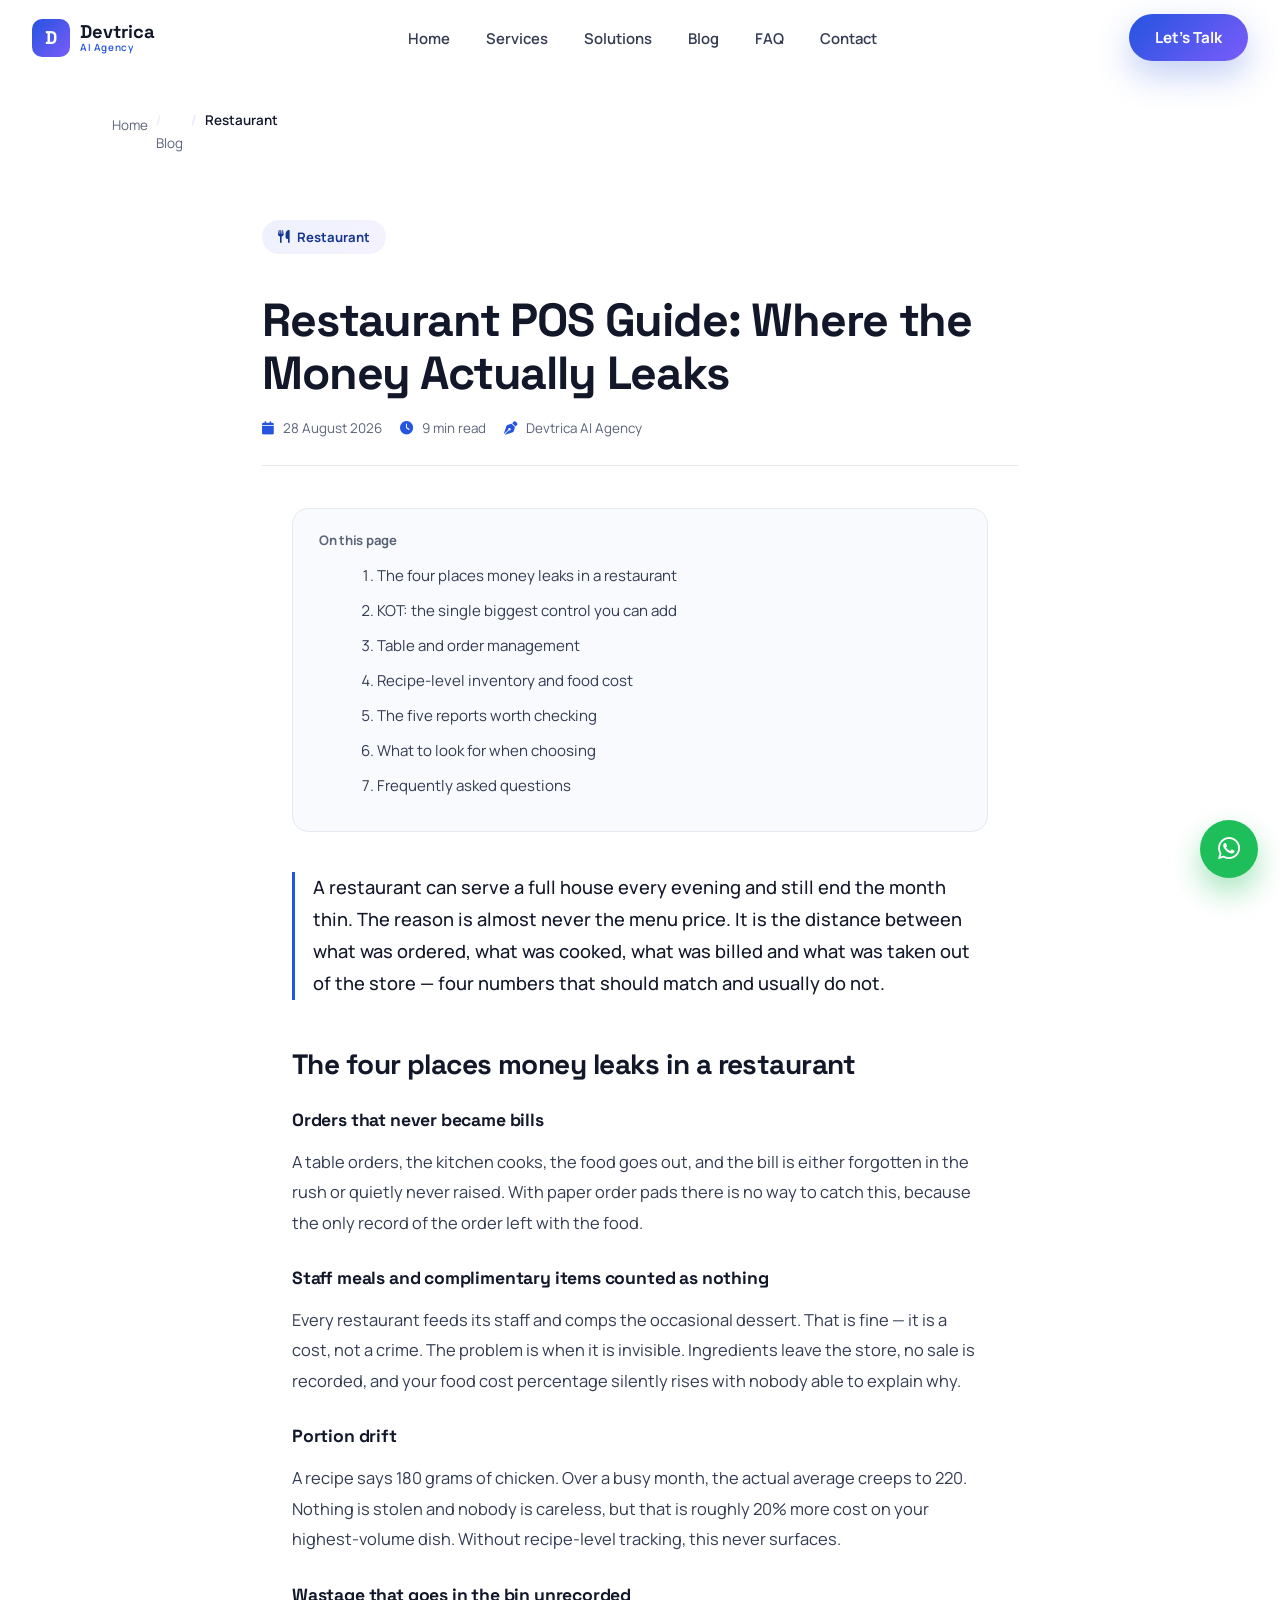
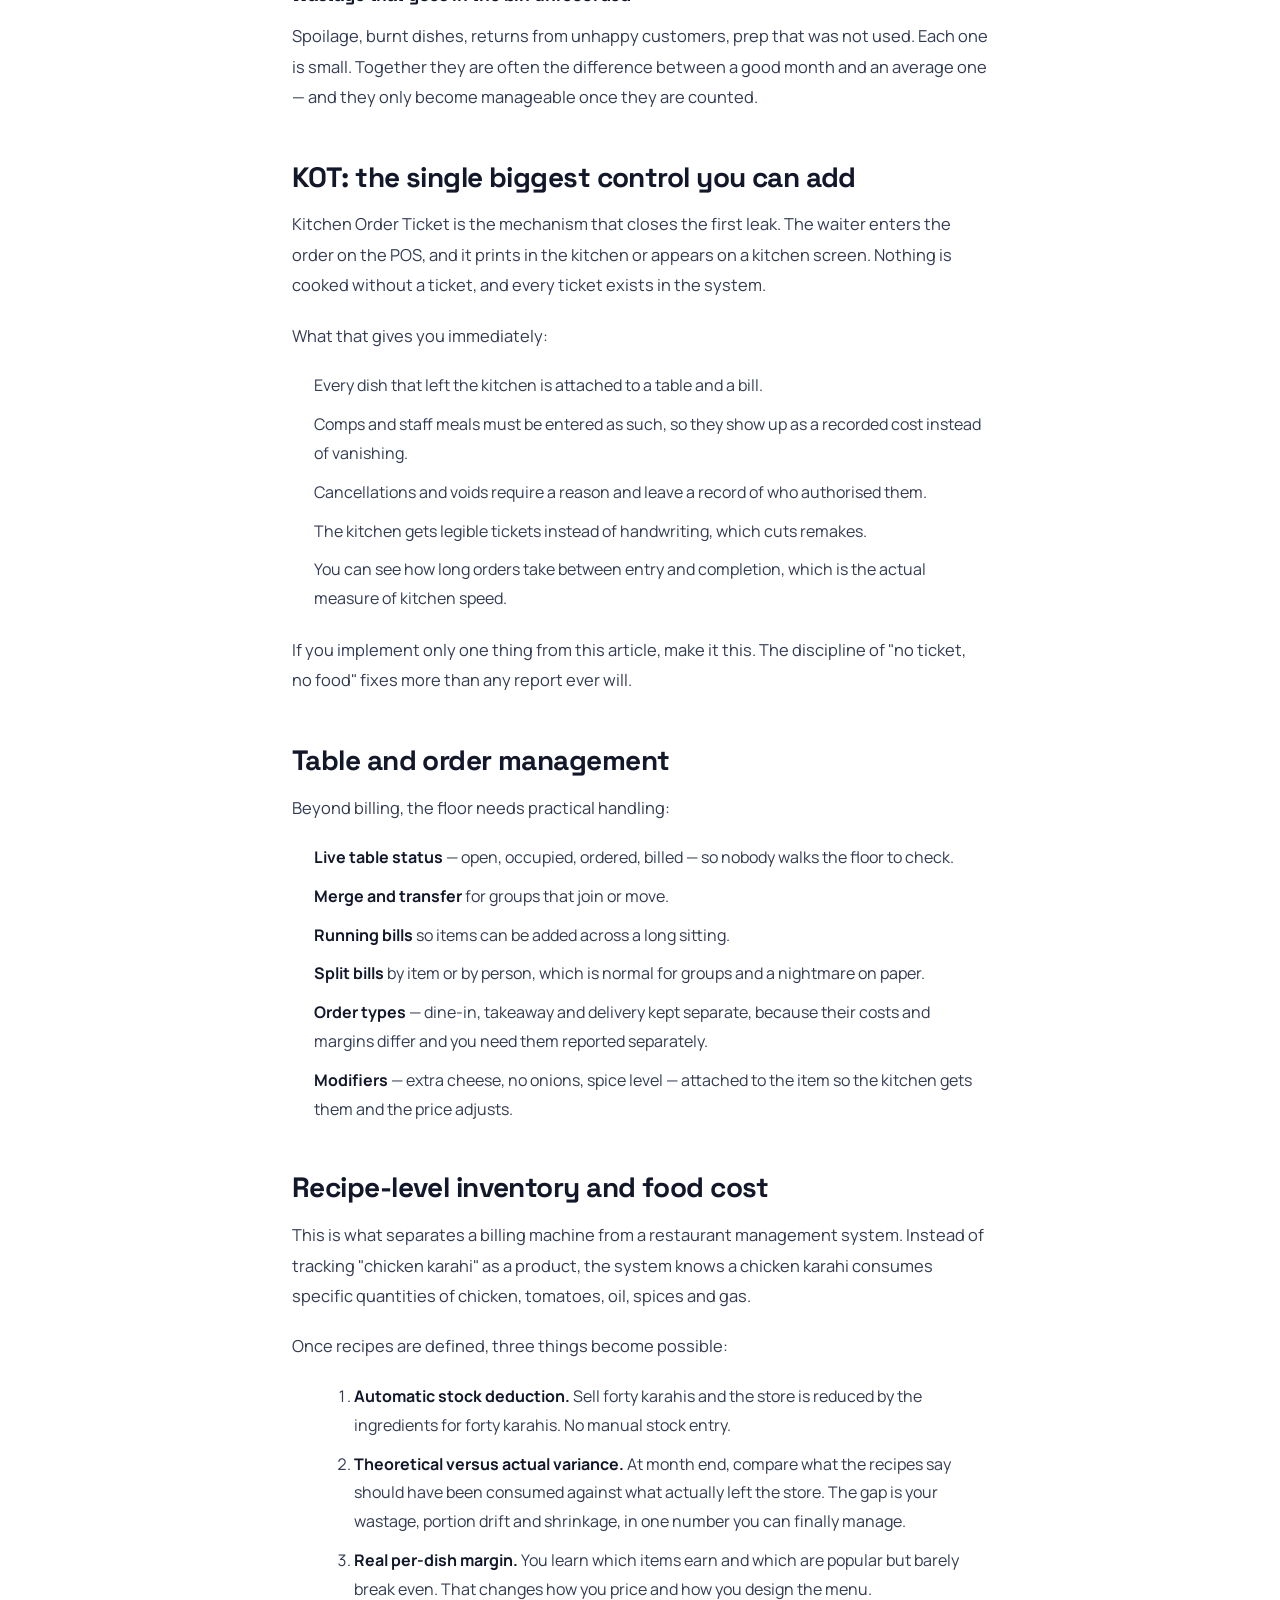
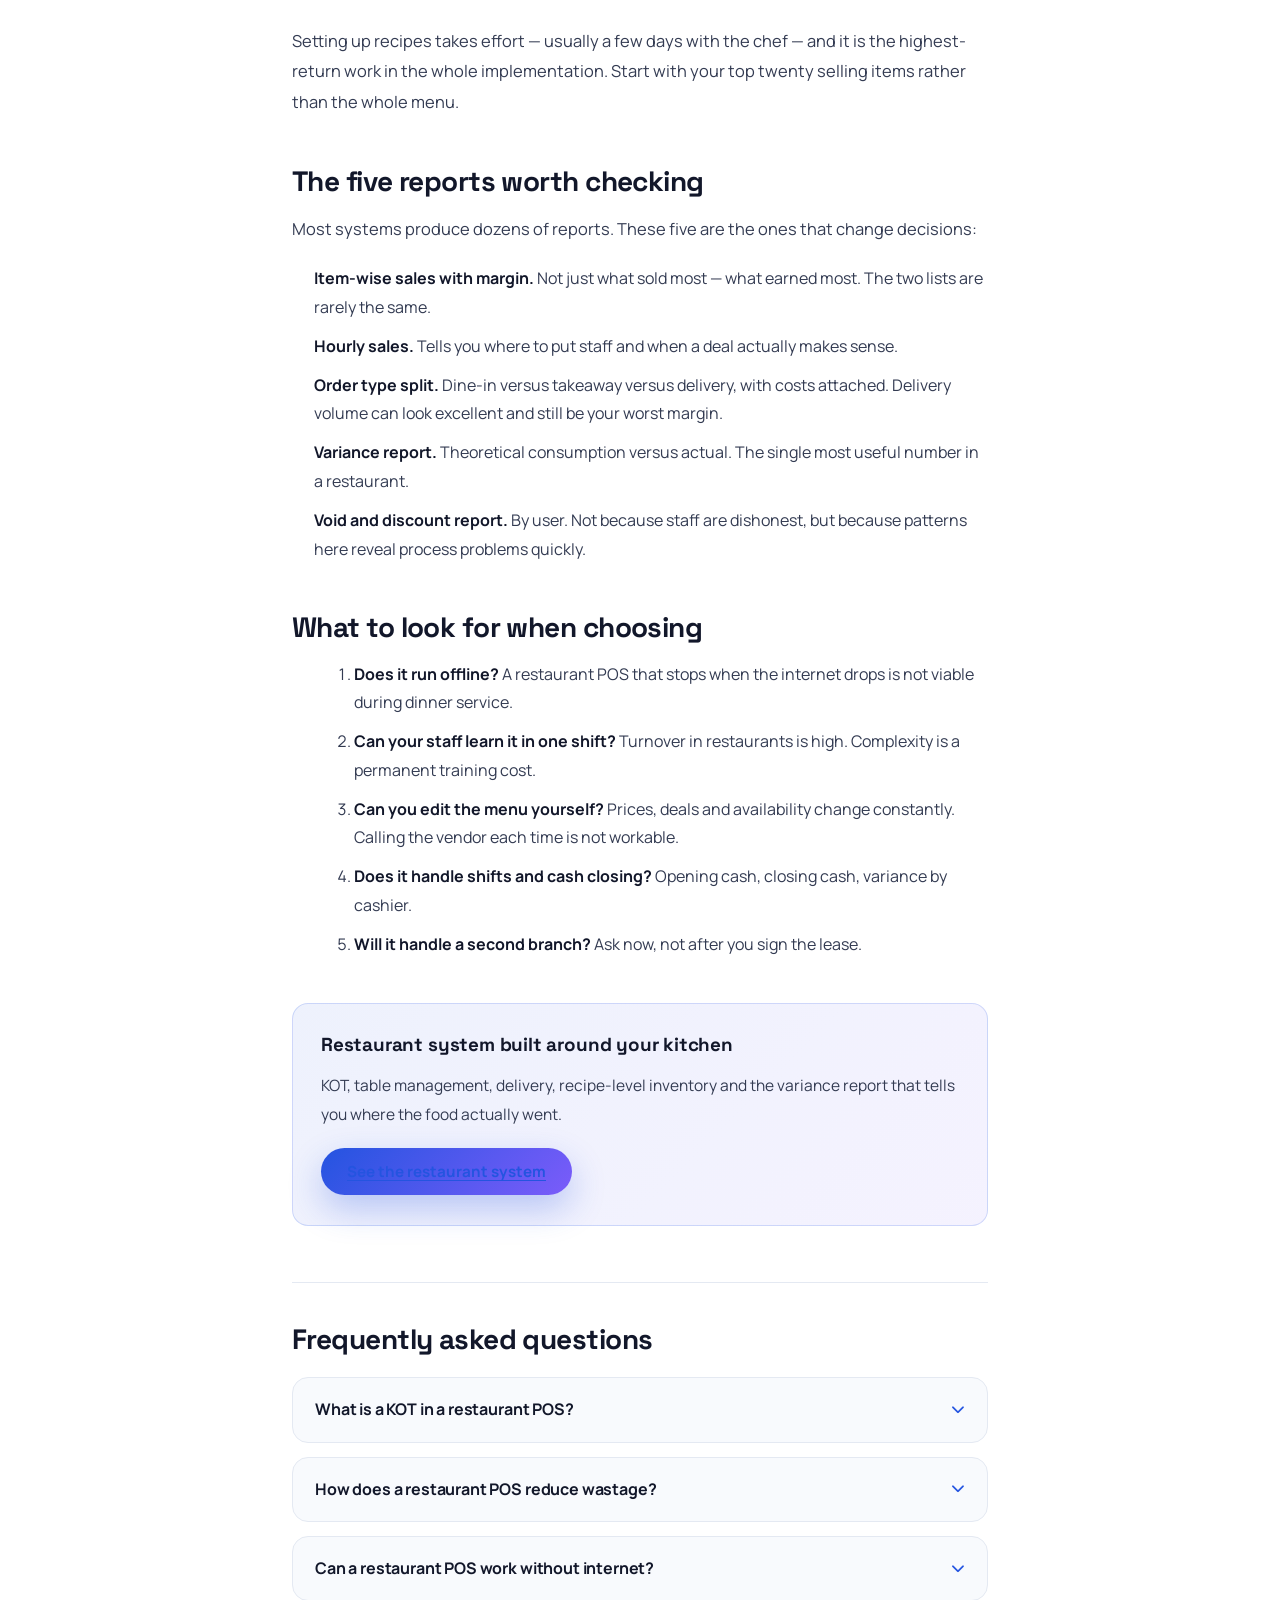
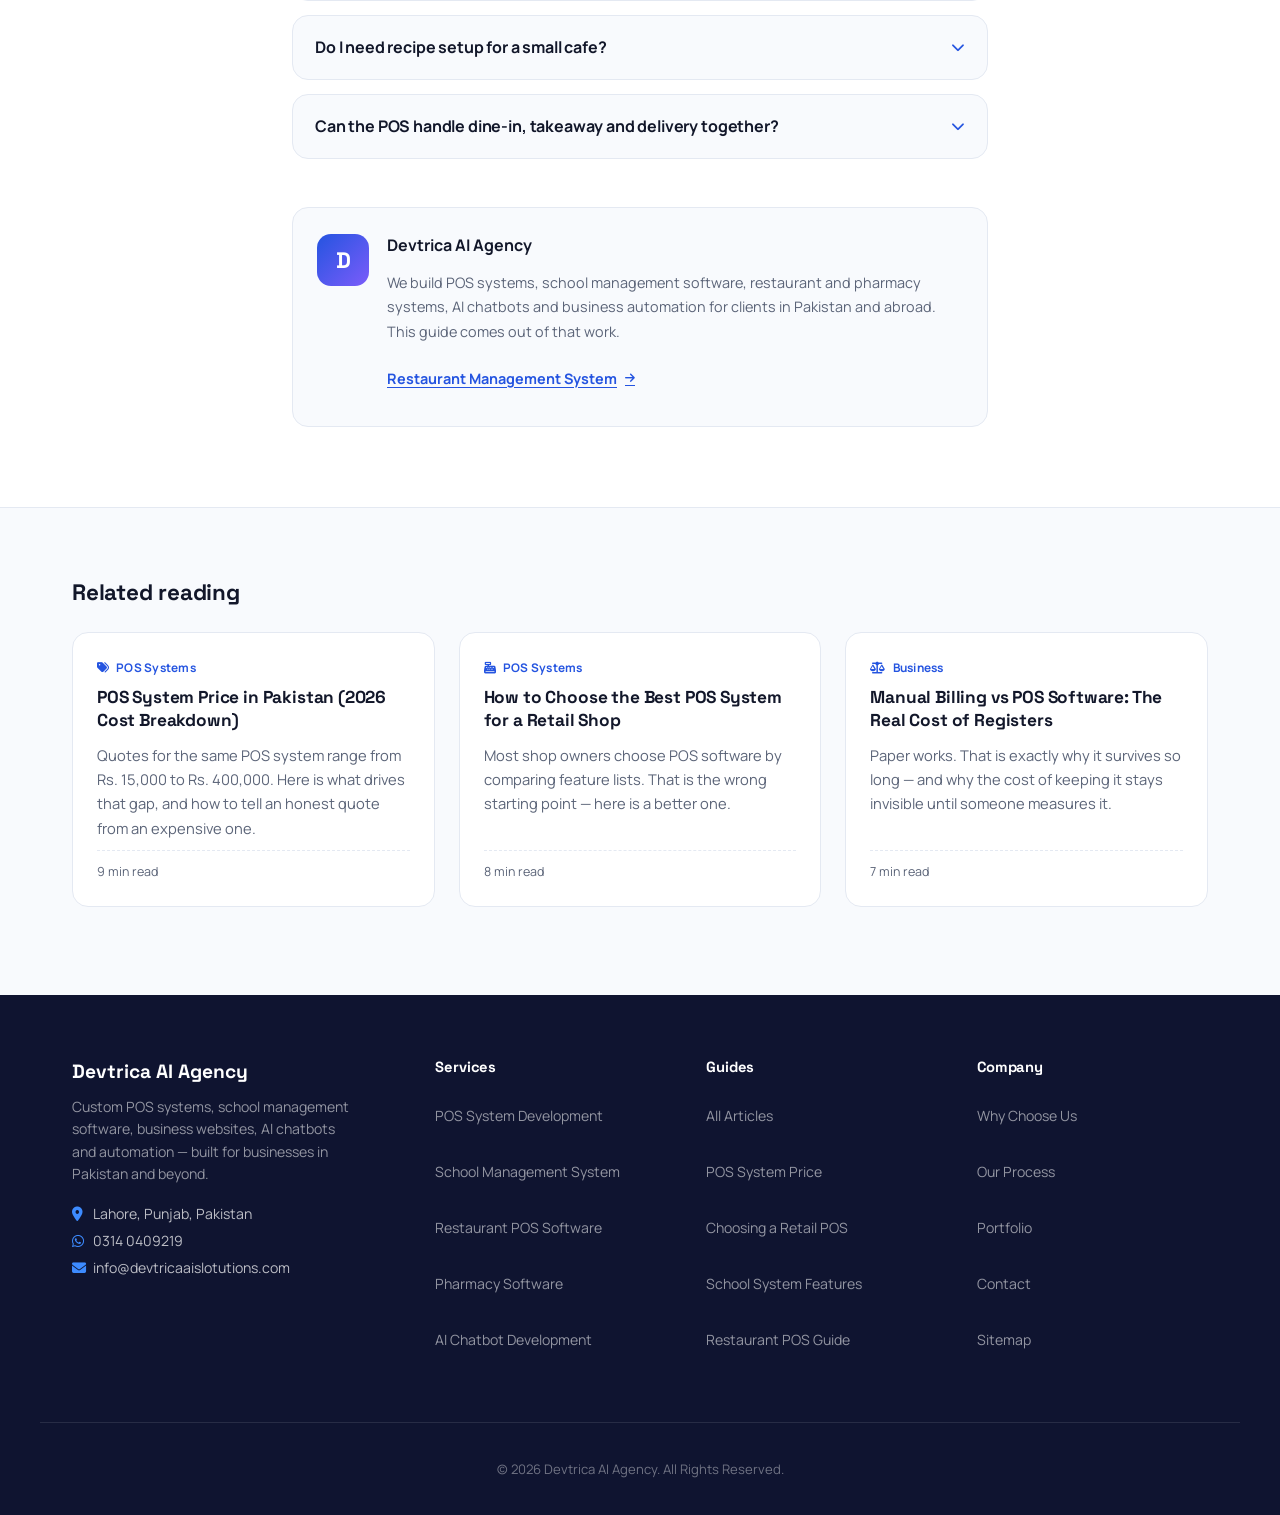
<file: restaurant-pos-system-guide.html>
<!DOCTYPE html>
<html lang="en" dir="ltr">
<head>
<meta charset="UTF-8">
<meta name="viewport" content="width=device-width, initial-scale=1.0, viewport-fit=cover">
<meta name="theme-color" content="#2454E0">
<meta name="apple-mobile-web-app-capable" content="yes">
<meta name="apple-mobile-web-app-title" content="Devtrica">
<link rel="icon" href="/favicon.ico" sizes="any">
<link rel="icon" type="image/png" sizes="32x32" href="/assets/favicon-32x32.png">
<link rel="apple-touch-icon" sizes="180x180" href="/assets/apple-touch-icon.png">
<link rel="manifest" href="/site.webmanifest">
<link rel="preconnect" href="https://fonts.googleapis.com">
<link rel="preconnect" href="https://fonts.gstatic.com" crossorigin>
<link href="https://fonts.googleapis.com/css2?family=Manrope:wght@400;500;600;700;800&family=Space+Grotesk:wght@500;600;700&display=swap" rel="stylesheet">
<link rel="stylesheet" href="https://cdnjs.cloudflare.com/ajax/libs/font-awesome/6.5.1/css/all.min.css" media="print" onload="this.media='all'">
<noscript><link rel="stylesheet" href="https://cdnjs.cloudflare.com/ajax/libs/font-awesome/6.5.1/css/all.min.css"></noscript>
<link rel="stylesheet" href="style.css">
<title>Restaurant POS Guide: Cut Wastage, Track Real Profit | Devtrica</title>
<meta name="description" content="How a restaurant POS reduces wastage and shows real profit — KOT, table management, recipe-level inventory and the five reports that matter.">
<meta name="keywords" content="restaurant POS system, restaurant management system Pakistan, KOT system, cafe billing software, restaurant inventory management, food cost control, restaurant wastage, fast food POS">
<meta name="author" content="Devtrica AI Agency">
<meta name="robots" content="index, follow, max-snippet:-1, max-image-preview:large">
<link rel="canonical" href="https://devtricaaislotutions.com/restaurant-pos-system-guide.html">
<link rel="alternate" hreflang="en" href="https://devtricaaislotutions.com/restaurant-pos-system-guide.html">
<link rel="alternate" hreflang="x-default" href="https://devtricaaislotutions.com/restaurant-pos-system-guide.html">

<meta property="og:site_name" content="Devtrica AI Agency">
<meta property="og:type" content="article">
<meta property="og:locale" content="en_PK">
<meta property="og:url" content="https://devtricaaislotutions.com/restaurant-pos-system-guide.html">
<meta property="og:title" content="Restaurant POS System Guide: Cut Wastage and Track Real Profit">
<meta property="og:description" content="How a restaurant POS reduces wastage and shows real profit — KOT, table management, recipe-level inventory and the five reports that matter.">
<meta property="og:image" content="https://devtricaaislotutions.com/assets/og-image.jpg">
<meta property="og:image:width" content="1200">
<meta property="og:image:height" content="630">
<meta property="article:published_time" content="2026-08-28">
<meta property="article:section" content="Restaurant">
<meta name="twitter:card" content="summary_large_image">
<meta name="twitter:title" content="Restaurant POS System Guide: Cut Wastage and Track Real Profit">
<meta name="twitter:description" content="How a restaurant POS reduces wastage and shows real profit — KOT, table management, recipe-level inventory and the five reports that matter.">
<meta name="twitter:image" content="https://devtricaaislotutions.com/assets/og-image.jpg">

<script type="application/ld+json">
{
  "@context": "https://schema.org",
  "@graph": [
    {
      "@type": "BlogPosting",
      "@id": "https://devtricaaislotutions.com/restaurant-pos-system-guide.html#article",
      "headline": "Restaurant POS System Guide: Cut Wastage and Track Real Profit",
      "description": "How a restaurant POS system reduces wastage, controls the kitchen and shows real profit \u2014 KOT, table management, recipe-level inventory and the reports that matter.",
      "articleSection": "Restaurant",
      "url": "https://devtricaaislotutions.com/restaurant-pos-system-guide.html",
      "mainEntityOfPage": {
        "@type": "WebPage",
        "@id": "https://devtricaaislotutions.com/restaurant-pos-system-guide.html"
      },
      "image": "https://devtricaaislotutions.com/assets/og-image.jpg",
      "datePublished": "2026-08-28",
      "dateModified": "2026-08-28",
      "wordCount": 928,
      "inLanguage": "en",
      "keywords": "restaurant POS system, restaurant management system Pakistan, KOT system, cafe billing software, restaurant inventory management, food cost control, restaurant wastage, fast food POS",
      "author": {
        "@type": "Organization",
        "name": "Devtrica AI Agency",
        "url": "https://devtricaaislotutions.com/"
      },
      "publisher": {
        "@type": "Organization",
        "name": "Devtrica AI Agency",
        "url": "https://devtricaaislotutions.com/",
        "logo": {
          "@type": "ImageObject",
          "url": "https://devtricaaislotutions.com/assets/icon-512.png"
        }
      },
      "isPartOf": {
        "@type": "Blog",
        "@id": "https://devtricaaislotutions.com/blog.html#blog",
        "name": "Devtrica Blog"
      }
    },
    {
      "@type": "BreadcrumbList",
      "itemListElement": [
        {
          "@type": "ListItem",
          "position": 1,
          "name": "Home",
          "item": "https://devtricaaislotutions.com/"
        },
        {
          "@type": "ListItem",
          "position": 2,
          "name": "Blog",
          "item": "https://devtricaaislotutions.com/blog.html"
        },
        {
          "@type": "ListItem",
          "position": 3,
          "name": "Restaurant POS System Guide: Cut Wastage and Track Real Profit",
          "item": "https://devtricaaislotutions.com/restaurant-pos-system-guide.html"
        }
      ]
    },
    {
      "@type": "FAQPage",
      "mainEntity": [
        {
          "@type": "Question",
          "name": "What is a KOT in a restaurant POS?",
          "acceptedAnswer": {
            "@type": "Answer",
            "text": "KOT stands for Kitchen Order Ticket. When a waiter enters an order, it prints in the kitchen or shows on a kitchen screen. It ensures nothing is cooked without a recorded order, which is the main control against unbilled food."
          }
        },
        {
          "@type": "Question",
          "name": "How does a restaurant POS reduce wastage?",
          "acceptedAnswer": {
            "@type": "Answer",
            "text": "By tracking recipes. The system knows what ingredients each dish consumes, so it can compare theoretical consumption against actual stock used. The gap exposes wastage, over-portioning and shrinkage that daily sales reports never show."
          }
        },
        {
          "@type": "Question",
          "name": "Can a restaurant POS work without internet?",
          "acceptedAnswer": {
            "@type": "Answer",
            "text": "It should. A well-built system runs locally so service continues when the connection drops, then syncs to the cloud afterwards. Confirm this before buying \u2014 it is the most common weak point in cloud-only systems."
          }
        },
        {
          "@type": "Question",
          "name": "Do I need recipe setup for a small cafe?",
          "acceptedAnswer": {
            "@type": "Answer",
            "text": "It pays off even at small scale, but start with your top twenty selling items rather than the full menu. Those usually account for most of your volume and therefore most of your food cost."
          }
        },
        {
          "@type": "Question",
          "name": "Can the POS handle dine-in, takeaway and delivery together?",
          "acceptedAnswer": {
            "@type": "Answer",
            "text": "Yes, and it should keep them separate in reporting. Their margins differ significantly, especially once delivery commissions and packaging are counted, so combined figures hide the real picture."
          }
        }
      ]
    }
  ]
}
</script>
</head>
<body class="lp-body">

<a href="#main" class="skip-link">Skip to main content</a>

<header class="navbar scrolled" id="navbar">
  <div class="nav-inner">
    <a href="index.html" class="nav-logo">
      <span class="logo-mark">D</span>
      <span class="logo-text">Devtrica<span class="logo-sub">AI Agency</span></span>
    </a>
    <nav class="nav-links" id="navLinks" aria-label="Primary navigation">
      <a href="index.html#home" class="nav-link">Home</a>
      <a href="index.html#services" class="nav-link">Services</a>
      <a href="index.html#solutions" class="nav-link">Solutions</a>
      <a href="blog.html" class="nav-link">Blog</a>
      <a href="index.html#faq" class="nav-link">FAQ</a>
      <a href="index.html#contact" class="nav-link">Contact</a>
    </nav>
    <a href="index.html#contact" class="btn btn-primary nav-cta">Let's Talk</a>
    <button class="hamburger" id="hamburger" aria-label="Toggle navigation menu" aria-expanded="false">
      <span></span><span></span><span></span>
    </button>
  </div>
  <nav class="mobile-menu" id="mobileMenu" aria-label="Mobile navigation">
    <a href="index.html#home" class="mobile-link">Home</a>
    <a href="index.html#services" class="mobile-link">Services</a>
    <a href="index.html#solutions" class="mobile-link">Solutions</a>
    <a href="blog.html" class="mobile-link">Blog</a>
    <a href="index.html#faq" class="mobile-link">FAQ</a>
    <a href="index.html#contact" class="mobile-link">Contact</a>
    <a href="index.html#contact" class="btn btn-primary mobile-cta">Let's Talk</a>
  </nav>
</header>

<main id="main">

<nav class="breadcrumb-bar" aria-label="Breadcrumb">
  <div class="section-inner">
    <ol class="breadcrumb">
      <li><a href="index.html">Home</a></li>
      <li><a href="blog.html">Blog</a></li>
      <li aria-current="page">Restaurant</li>
    </ol>
  </div>
</nav>

<article class="post">
  <header class="post-head section-inner">
    <p class="eyebrow-pill"><i class="fa-solid fa-utensils" aria-hidden="true"></i> Restaurant</p>
    <h1>Restaurant POS Guide: Where the Money Actually Leaks</h1>
    <div class="post-meta">
      <span><i class="fa-solid fa-calendar" aria-hidden="true"></i> 28 August 2026</span>
      <span><i class="fa-solid fa-clock" aria-hidden="true"></i> 9 min read</span>
      <span><i class="fa-solid fa-pen-nib" aria-hidden="true"></i> Devtrica AI Agency</span>
    </div>
  </header>

  <div class="post-body section-inner">
    <nav class="post-toc" aria-label="Table of contents">
      <h2>On this page</h2>
      <ol>
        <li><a href="#leaks">The four places money leaks in a restaurant</a></li>
        <li><a href="#kot">KOT: the single biggest control you can add</a></li>
        <li><a href="#tables">Table and order management</a></li>
        <li><a href="#food-cost">Recipe-level inventory and food cost</a></li>
        <li><a href="#reports">The five reports worth checking</a></li>
        <li><a href="#choosing">What to look for when choosing</a></li>
        <li><a href="#faq">Frequently asked questions</a></li>
      </ol>
    </nav>


<p class="post-lead">A restaurant can serve a full house every evening and still end the month thin. The reason is almost never the menu price. It is the distance between what was ordered, what was cooked, what was billed and what was taken out of the store — four numbers that should match and usually do not.</p>

<h2 id="leaks">The four places money leaks in a restaurant</h2>

<h3>Orders that never became bills</h3>
<p>A table orders, the kitchen cooks, the food goes out, and the bill is either forgotten in the rush or quietly never raised. With paper order pads there is no way to catch this, because the only record of the order left with the food.</p>

<h3>Staff meals and complimentary items counted as nothing</h3>
<p>Every restaurant feeds its staff and comps the occasional dessert. That is fine — it is a cost, not a crime. The problem is when it is invisible. Ingredients leave the store, no sale is recorded, and your food cost percentage silently rises with nobody able to explain why.</p>

<h3>Portion drift</h3>
<p>A recipe says 180 grams of chicken. Over a busy month, the actual average creeps to 220. Nothing is stolen and nobody is careless, but that is roughly 20% more cost on your highest-volume dish. Without recipe-level tracking, this never surfaces.</p>

<h3>Wastage that goes in the bin unrecorded</h3>
<p>Spoilage, burnt dishes, returns from unhappy customers, prep that was not used. Each one is small. Together they are often the difference between a good month and an average one — and they only become manageable once they are counted.</p>

<h2 id="kot">KOT: the single biggest control you can add</h2>

<p>Kitchen Order Ticket is the mechanism that closes the first leak. The waiter enters the order on the POS, and it prints in the kitchen or appears on a kitchen screen. Nothing is cooked without a ticket, and every ticket exists in the system.</p>

<p>What that gives you immediately:</p>

<ul>
  <li>Every dish that left the kitchen is attached to a table and a bill.</li>
  <li>Comps and staff meals must be entered as such, so they show up as a recorded cost instead of vanishing.</li>
  <li>Cancellations and voids require a reason and leave a record of who authorised them.</li>
  <li>The kitchen gets legible tickets instead of handwriting, which cuts remakes.</li>
  <li>You can see how long orders take between entry and completion, which is the actual measure of kitchen speed.</li>
</ul>

<p>If you implement only one thing from this article, make it this. The discipline of "no ticket, no food" fixes more than any report ever will.</p>

<h2 id="tables">Table and order management</h2>

<p>Beyond billing, the floor needs practical handling:</p>

<ul>
  <li><strong>Live table status</strong> — open, occupied, ordered, billed — so nobody walks the floor to check.</li>
  <li><strong>Merge and transfer</strong> for groups that join or move.</li>
  <li><strong>Running bills</strong> so items can be added across a long sitting.</li>
  <li><strong>Split bills</strong> by item or by person, which is normal for groups and a nightmare on paper.</li>
  <li><strong>Order types</strong> — dine-in, takeaway and delivery kept separate, because their costs and margins differ and you need them reported separately.</li>
  <li><strong>Modifiers</strong> — extra cheese, no onions, spice level — attached to the item so the kitchen gets them and the price adjusts.</li>
</ul>

<h2 id="food-cost">Recipe-level inventory and food cost</h2>

<p>This is what separates a billing machine from a restaurant management system. Instead of tracking "chicken karahi" as a product, the system knows a chicken karahi consumes specific quantities of chicken, tomatoes, oil, spices and gas.</p>

<p>Once recipes are defined, three things become possible:</p>

<ol>
  <li><strong>Automatic stock deduction.</strong> Sell forty karahis and the store is reduced by the ingredients for forty karahis. No manual stock entry.</li>
  <li><strong>Theoretical versus actual variance.</strong> At month end, compare what the recipes say should have been consumed against what actually left the store. The gap is your wastage, portion drift and shrinkage, in one number you can finally manage.</li>
  <li><strong>Real per-dish margin.</strong> You learn which items earn and which are popular but barely break even. That changes how you price and how you design the menu.</li>
</ol>

<p>Setting up recipes takes effort — usually a few days with the chef — and it is the highest-return work in the whole implementation. Start with your top twenty selling items rather than the whole menu.</p>

<h2 id="reports">The five reports worth checking</h2>

<p>Most systems produce dozens of reports. These five are the ones that change decisions:</p>

<ul>
  <li><strong>Item-wise sales with margin.</strong> Not just what sold most — what earned most. The two lists are rarely the same.</li>
  <li><strong>Hourly sales.</strong> Tells you where to put staff and when a deal actually makes sense.</li>
  <li><strong>Order type split.</strong> Dine-in versus takeaway versus delivery, with costs attached. Delivery volume can look excellent and still be your worst margin.</li>
  <li><strong>Variance report.</strong> Theoretical consumption versus actual. The single most useful number in a restaurant.</li>
  <li><strong>Void and discount report.</strong> By user. Not because staff are dishonest, but because patterns here reveal process problems quickly.</li>
</ul>

<h2 id="choosing">What to look for when choosing</h2>

<ol>
  <li><strong>Does it run offline?</strong> A restaurant POS that stops when the internet drops is not viable during dinner service.</li>
  <li><strong>Can your staff learn it in one shift?</strong> Turnover in restaurants is high. Complexity is a permanent training cost.</li>
  <li><strong>Can you edit the menu yourself?</strong> Prices, deals and availability change constantly. Calling the vendor each time is not workable.</li>
  <li><strong>Does it handle shifts and cash closing?</strong> Opening cash, closing cash, variance by cashier.</li>
  <li><strong>Will it handle a second branch?</strong> Ask now, not after you sign the lease.</li>
</ol>

<div class="post-cta">
  <h3>Restaurant system built around your kitchen</h3>
  <p>KOT, table management, delivery, recipe-level inventory and the variance report that tells you where the food actually went.</p>
  <a href="restaurant-management-system.html" class="btn btn-primary">See the restaurant system</a>
</div>


    <section class="faq-block" id="faq">
      <h2>Frequently asked questions</h2>
      <div class="faq-list">
      <details class="faq-item">
        <summary><h3>What is a KOT in a restaurant POS?</h3><i class="fa-solid fa-chevron-down" aria-hidden="true"></i></summary>
        <div class="faq-answer"><p>KOT stands for Kitchen Order Ticket. When a waiter enters an order, it prints in the kitchen or shows on a kitchen screen. It ensures nothing is cooked without a recorded order, which is the main control against unbilled food.</p></div>
      </details>
      <details class="faq-item">
        <summary><h3>How does a restaurant POS reduce wastage?</h3><i class="fa-solid fa-chevron-down" aria-hidden="true"></i></summary>
        <div class="faq-answer"><p>By tracking recipes. The system knows what ingredients each dish consumes, so it can compare theoretical consumption against actual stock used. The gap exposes wastage, over-portioning and shrinkage that daily sales reports never show.</p></div>
      </details>
      <details class="faq-item">
        <summary><h3>Can a restaurant POS work without internet?</h3><i class="fa-solid fa-chevron-down" aria-hidden="true"></i></summary>
        <div class="faq-answer"><p>It should. A well-built system runs locally so service continues when the connection drops, then syncs to the cloud afterwards. Confirm this before buying — it is the most common weak point in cloud-only systems.</p></div>
      </details>
      <details class="faq-item">
        <summary><h3>Do I need recipe setup for a small cafe?</h3><i class="fa-solid fa-chevron-down" aria-hidden="true"></i></summary>
        <div class="faq-answer"><p>It pays off even at small scale, but start with your top twenty selling items rather than the full menu. Those usually account for most of your volume and therefore most of your food cost.</p></div>
      </details>
      <details class="faq-item">
        <summary><h3>Can the POS handle dine-in, takeaway and delivery together?</h3><i class="fa-solid fa-chevron-down" aria-hidden="true"></i></summary>
        <div class="faq-answer"><p>Yes, and it should keep them separate in reporting. Their margins differ significantly, especially once delivery commissions and packaging are counted, so combined figures hide the real picture.</p></div>
      </details>
      </div>
    </section>

    <aside class="author-box">
      <div class="author-mark">D</div>
      <div>
        <strong>Devtrica AI Agency</strong>
        <p>We build POS systems, school management software, restaurant and pharmacy systems, AI chatbots and business automation for clients in Pakistan and abroad. This guide comes out of that work.</p>
        <a href="restaurant-management-system.html" class="card-link">Restaurant Management System <i class="fa-solid fa-arrow-right" aria-hidden="true"></i></a>
      </div>
    </aside>
  </div>
</article>

<section class="related-posts">
  <div class="section-inner">
    <h2>Related reading</h2>
    <div class="post-grid">
      <a href="pos-system-price-in-pakistan.html" class="post-card">
        <span class="post-card-cat"><i class="fa-solid fa-tags" aria-hidden="true"></i> POS Systems</span>
        <h3>POS System Price in Pakistan (2026 Cost Breakdown)</h3>
        <p>Quotes for the same POS system range from Rs. 15,000 to Rs. 400,000. Here is what drives that gap, and how to tell an honest quote from an expensive one.</p>
        <span class="post-card-meta">9 min read</span>
      </a>
      <a href="best-pos-system-for-retail-shop.html" class="post-card">
        <span class="post-card-cat"><i class="fa-solid fa-cash-register" aria-hidden="true"></i> POS Systems</span>
        <h3>How to Choose the Best POS System for a Retail Shop</h3>
        <p>Most shop owners choose POS software by comparing feature lists. That is the wrong starting point — here is a better one.</p>
        <span class="post-card-meta">8 min read</span>
      </a>
      <a href="manual-billing-vs-pos-software.html" class="post-card">
        <span class="post-card-cat"><i class="fa-solid fa-scale-balanced" aria-hidden="true"></i> Business</span>
        <h3>Manual Billing vs POS Software: The Real Cost of Registers</h3>
        <p>Paper works. That is exactly why it survives so long — and why the cost of keeping it stays invisible until someone measures it.</p>
        <span class="post-card-meta">7 min read</span>
      </a>
    </div>
  </div>
</section>

</main>

<footer class="footer">
  <div class="section-inner footer-inner">
    <div class="footer-brand">
      <span class="footer-logo">Devtrica AI Agency</span>
      <p>Custom POS systems, school management software, business websites, AI chatbots and automation — built for businesses in Pakistan and beyond.</p>
      <address class="footer-nap">
        <span><i class="fa-solid fa-location-dot" aria-hidden="true"></i> Lahore, Punjab, Pakistan</span>
        <a href="https://wa.me/923140409219" rel="noopener"><i class="fa-brands fa-whatsapp" aria-hidden="true"></i> 0314 0409219</a>
        <a href="mailto:info@devtricaaislotutions.com"><i class="fa-solid fa-envelope" aria-hidden="true"></i> info@devtricaaislotutions.com</a>
      </address>
    </div>
    <nav class="footer-col" aria-label="Services">
      <h4>Services</h4>
      <a href="pos-system.html">POS System Development</a>
      <a href="school-management-system.html">School Management System</a>
      <a href="restaurant-management-system.html">Restaurant POS Software</a>
      <a href="pharmacy-management-system.html">Pharmacy Software</a>
      <a href="ai-chatbot-development.html">AI Chatbot Development</a>
    </nav>
    <nav class="footer-col" aria-label="Guides">
      <h4>Guides</h4>
      <a href="blog.html">All Articles</a>
      <a href="pos-system-price-in-pakistan.html">POS System Price</a>
      <a href="best-pos-system-for-retail-shop.html">Choosing a Retail POS</a>
      <a href="school-management-system-features.html">School System Features</a>
      <a href="restaurant-pos-system-guide.html">Restaurant POS Guide</a>
    </nav>
    <nav class="footer-col" aria-label="Company">
      <h4>Company</h4>
      <a href="index.html#why-us">Why Choose Us</a>
      <a href="index.html#process">Our Process</a>
      <a href="index.html#portfolio">Portfolio</a>
      <a href="index.html#contact">Contact</a>
      <a href="/sitemap.xml">Sitemap</a>
    </nav>
  </div>
  <div class="footer-bottom">
    <p>&copy; 2026 Devtrica AI Agency. All Rights Reserved.</p>
  </div>
</footer>

<a href="https://wa.me/923140409219" target="_blank" rel="noopener" class="whatsapp-float" aria-label="Chat on WhatsApp">
  <i class="fa-brands fa-whatsapp" aria-hidden="true"></i>
</a>

<script src="script.js" defer></script>
</body>
</html>
</file>
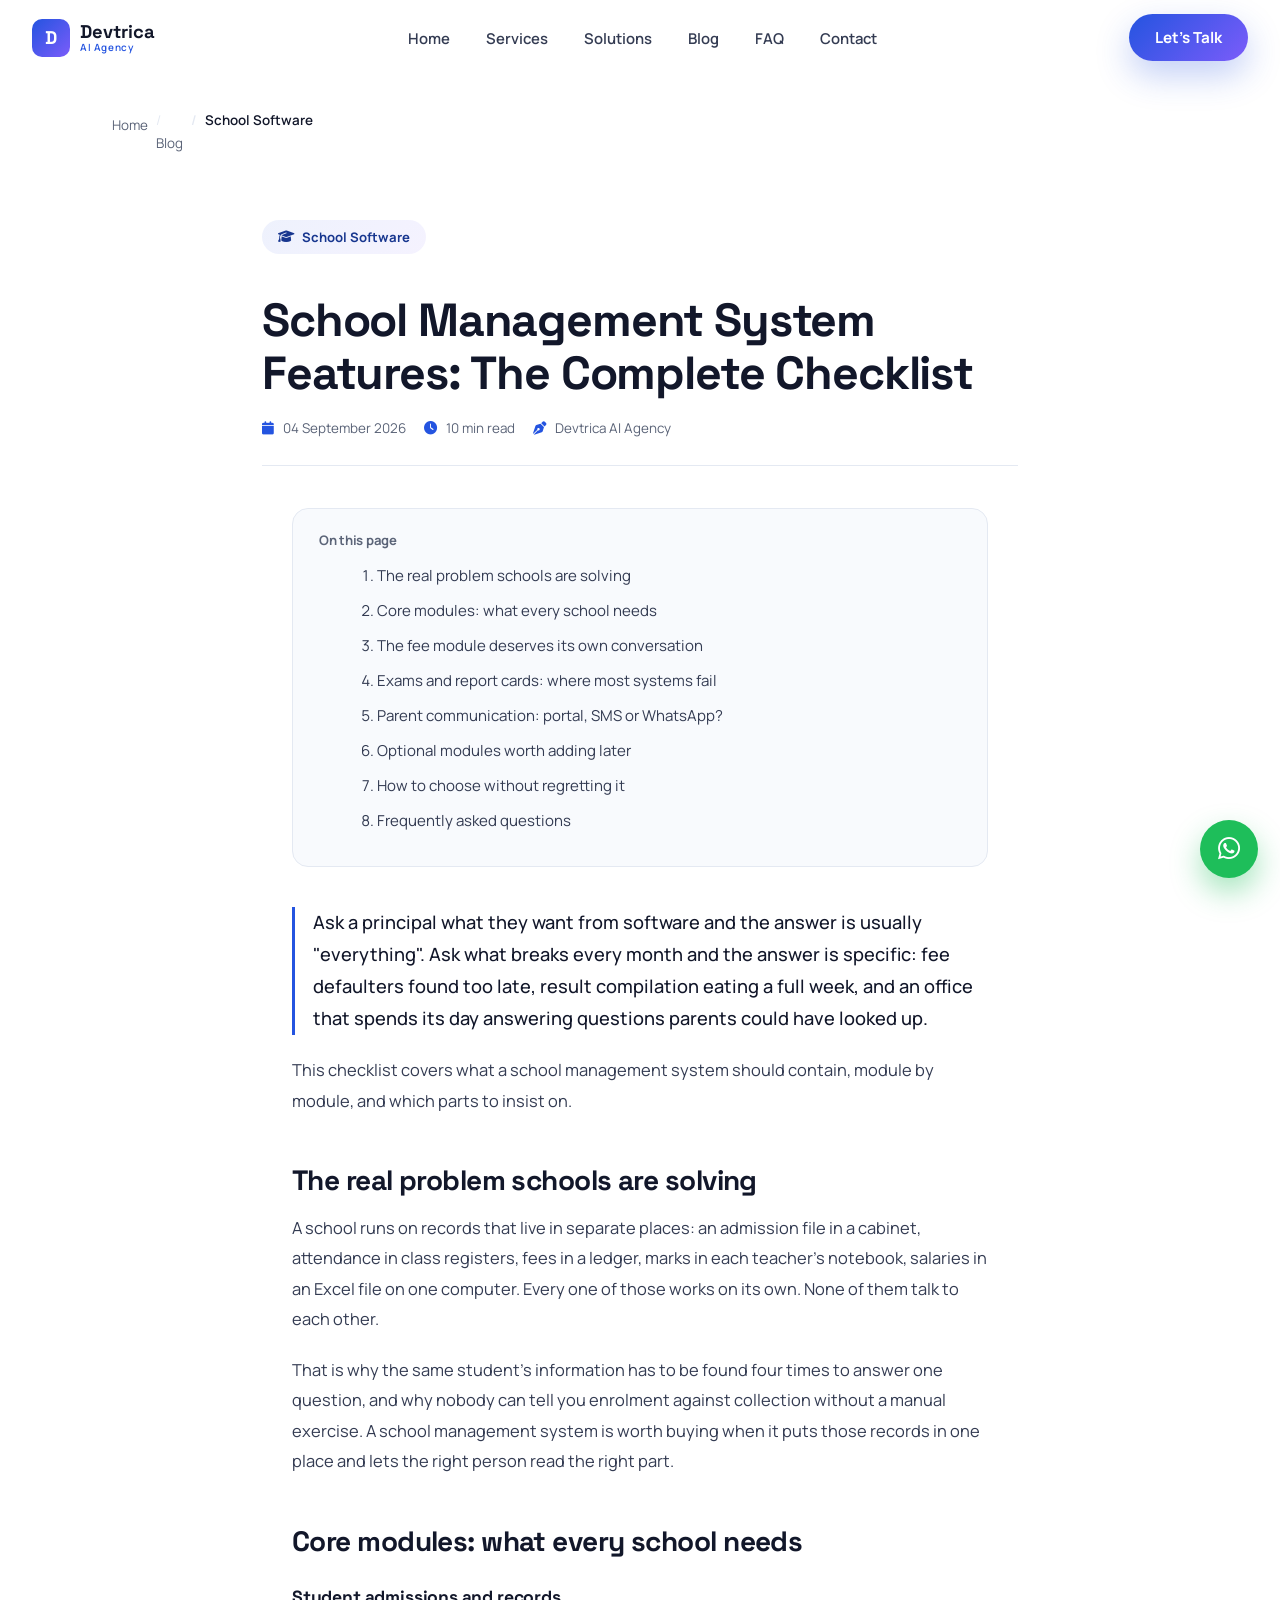
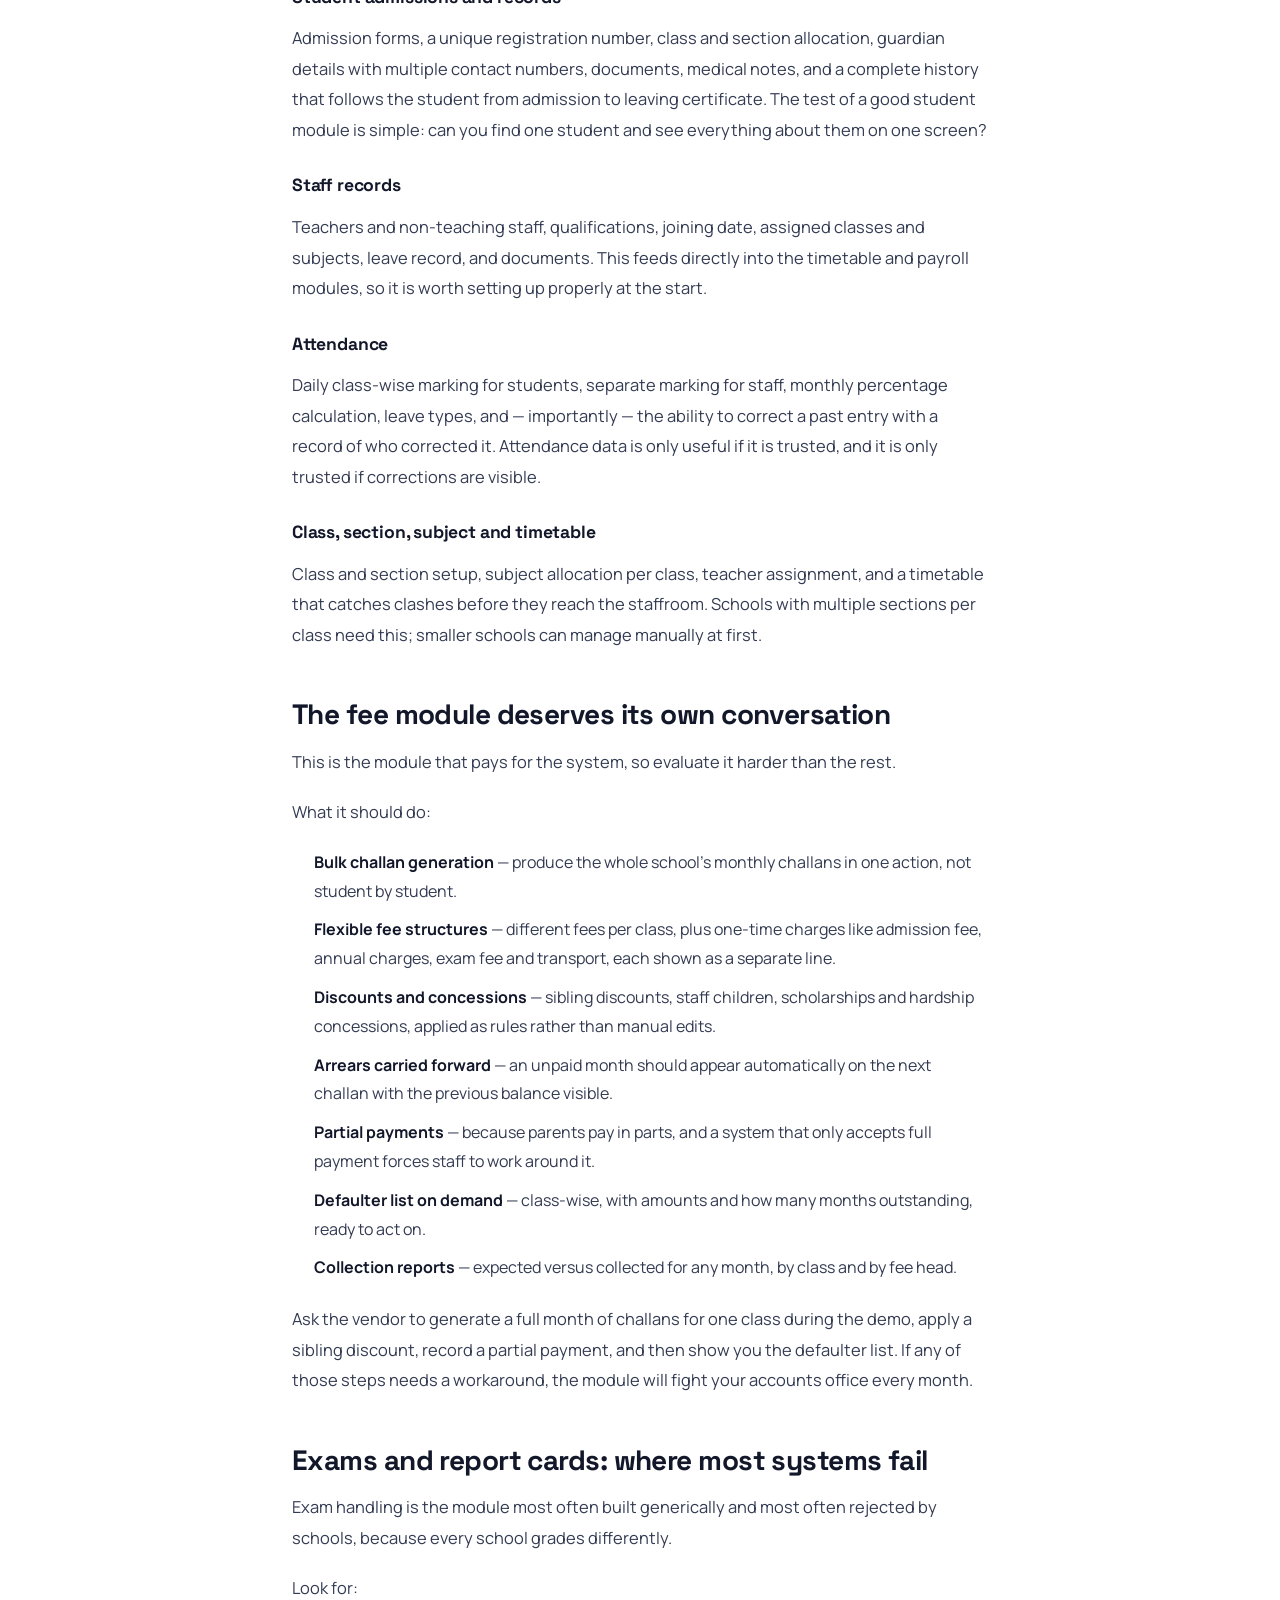
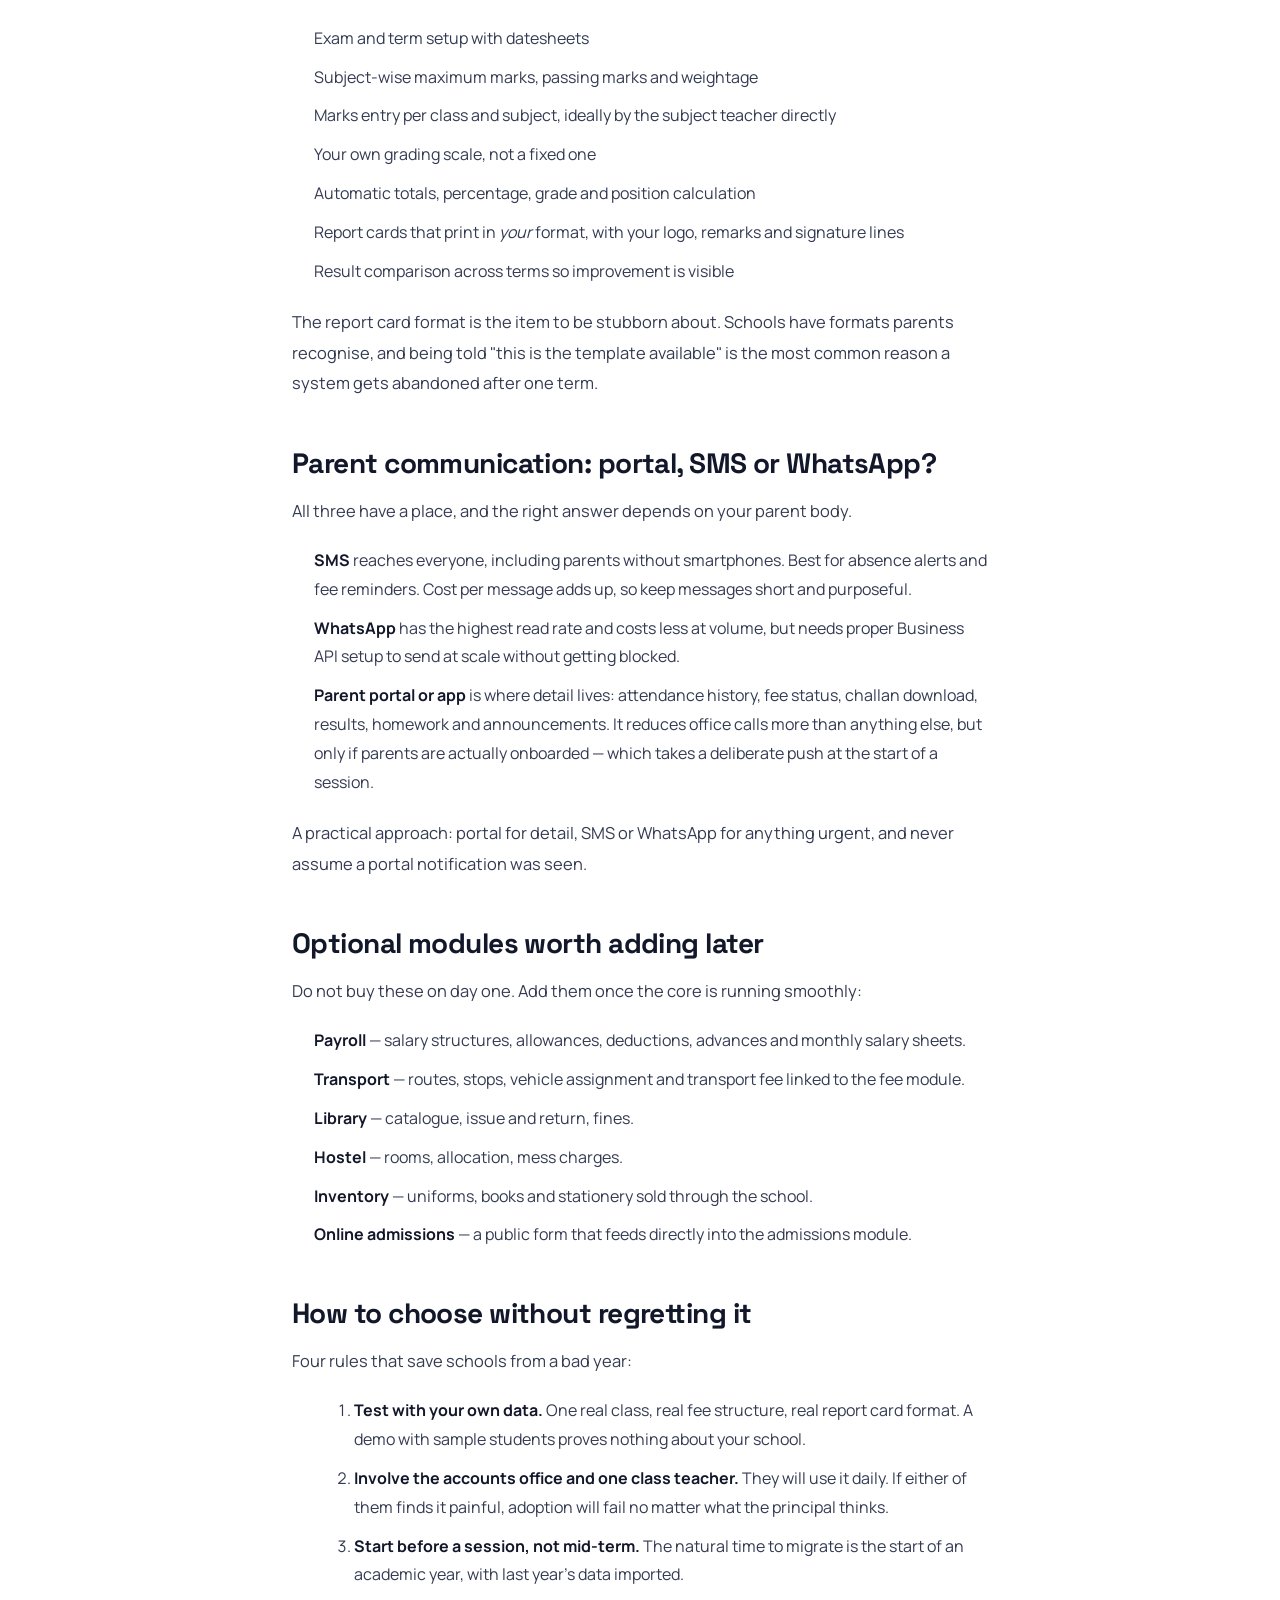
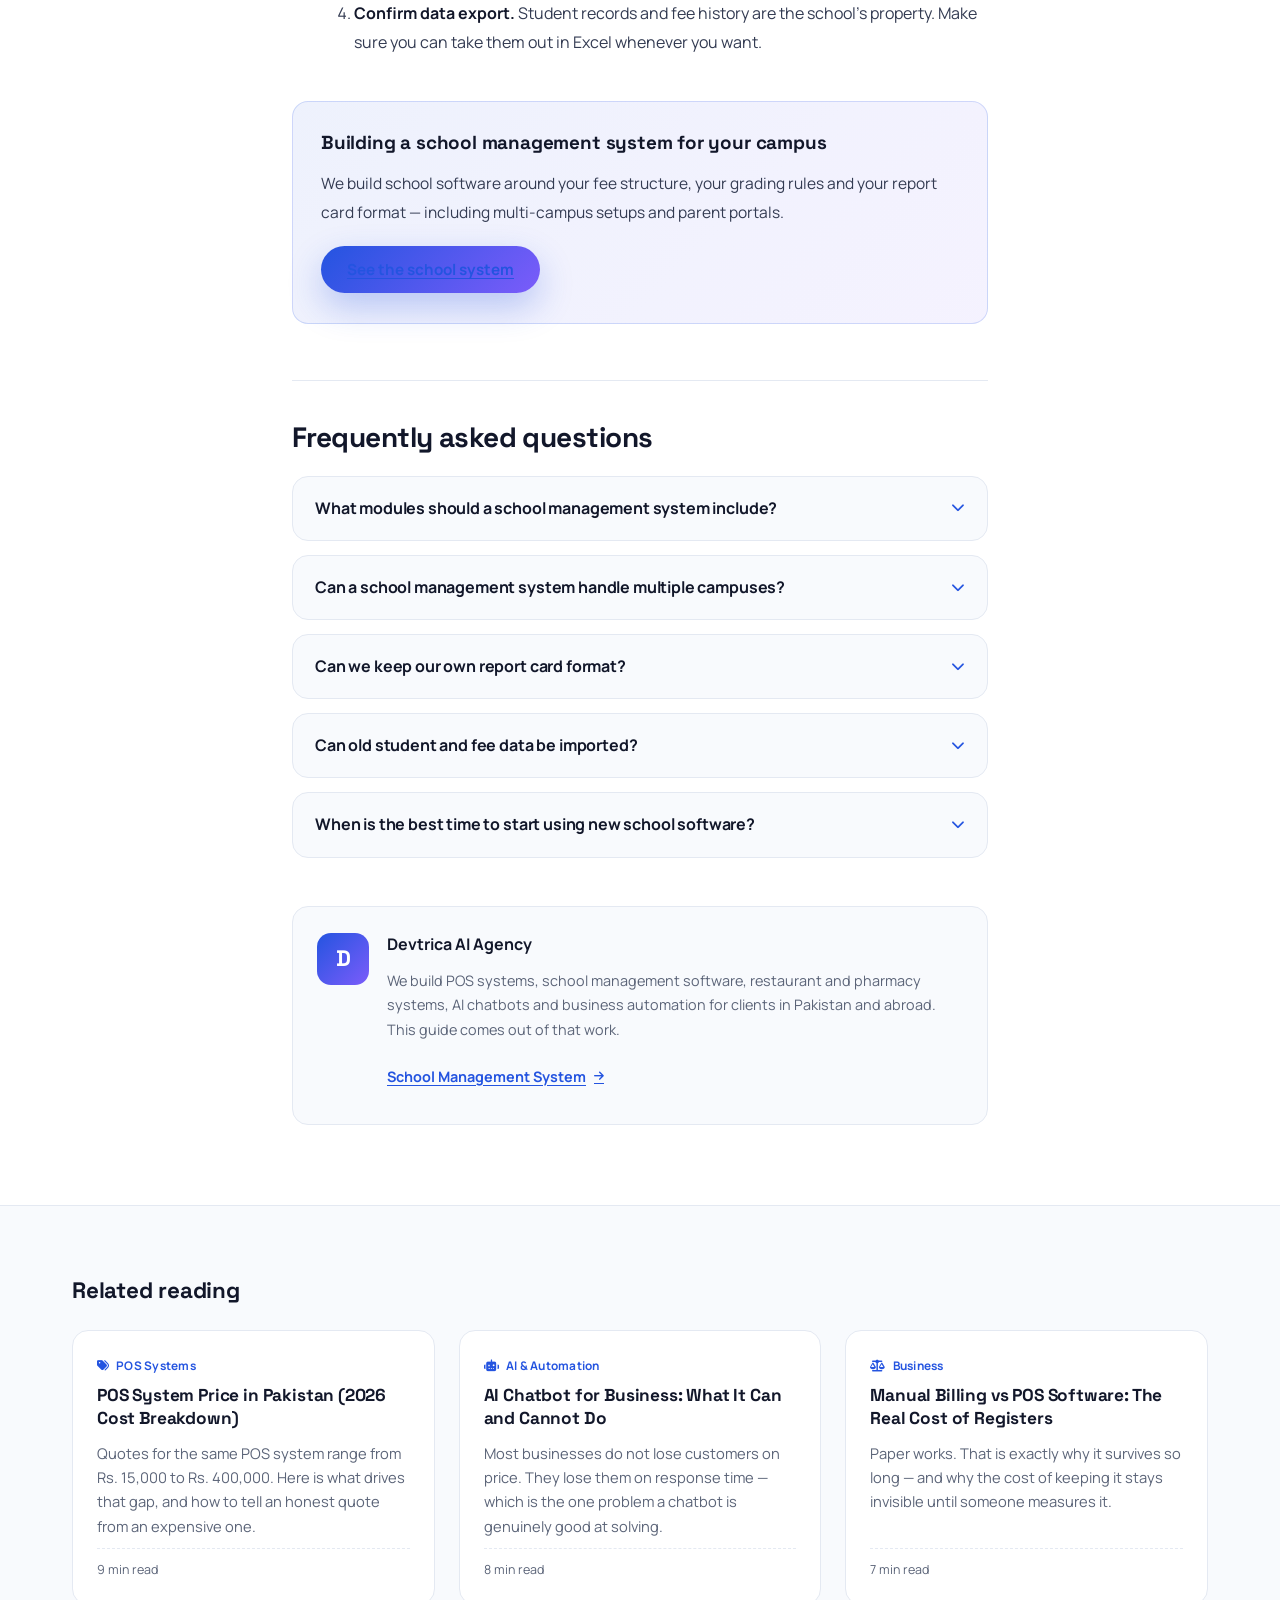
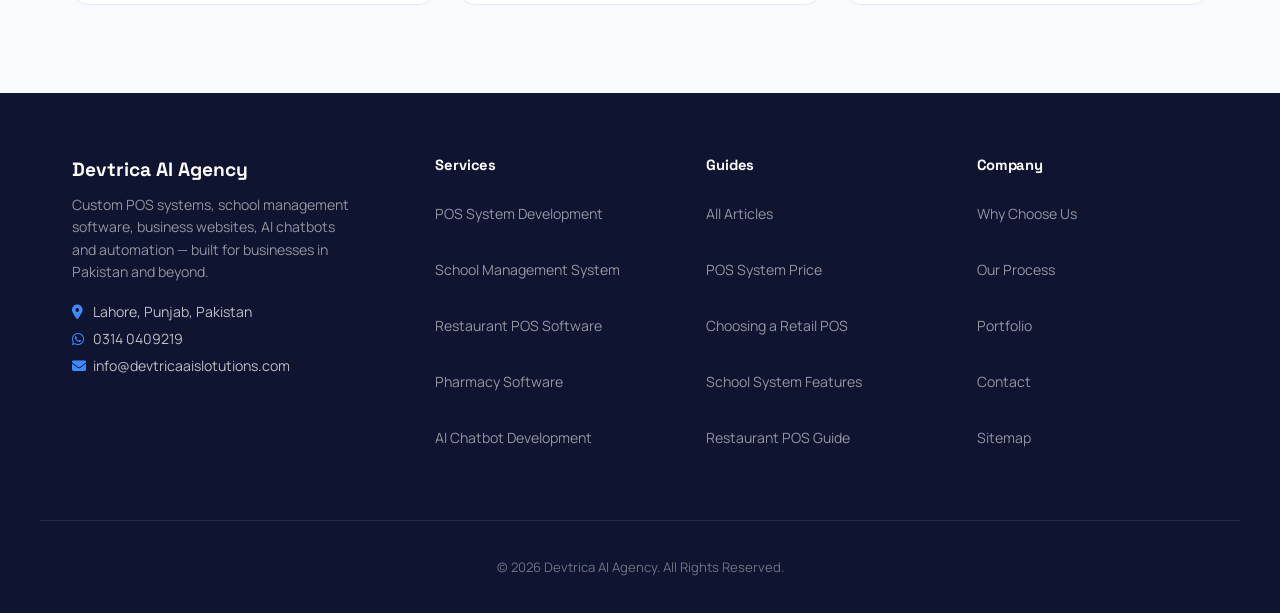
<file: school-management-system-features.html>
<!DOCTYPE html>
<html lang="en" dir="ltr">
<head>
<meta charset="UTF-8">
<meta name="viewport" content="width=device-width, initial-scale=1.0, viewport-fit=cover">
<meta name="theme-color" content="#2454E0">
<meta name="apple-mobile-web-app-capable" content="yes">
<meta name="apple-mobile-web-app-title" content="Devtrica">
<link rel="icon" href="/favicon.ico" sizes="any">
<link rel="icon" type="image/png" sizes="32x32" href="/assets/favicon-32x32.png">
<link rel="apple-touch-icon" sizes="180x180" href="/assets/apple-touch-icon.png">
<link rel="manifest" href="/site.webmanifest">
<link rel="preconnect" href="https://fonts.googleapis.com">
<link rel="preconnect" href="https://fonts.gstatic.com" crossorigin>
<link href="https://fonts.googleapis.com/css2?family=Manrope:wght@400;500;600;700;800&family=Space+Grotesk:wght@500;600;700&display=swap" rel="stylesheet">
<link rel="stylesheet" href="https://cdnjs.cloudflare.com/ajax/libs/font-awesome/6.5.1/css/all.min.css" media="print" onload="this.media='all'">
<noscript><link rel="stylesheet" href="https://cdnjs.cloudflare.com/ajax/libs/font-awesome/6.5.1/css/all.min.css"></noscript>
<link rel="stylesheet" href="style.css">
<title>School Management System Features Checklist | Devtrica</title>
<meta name="description" content="Every module a school system needs — admissions, attendance, fee challans, exams, report cards, payroll and parent portal — and how to choose one.">
<meta name="keywords" content="school management system features, best school management system in Pakistan, school ERP software, school software modules, fee management software, attendance management system, report card software, student information system">
<meta name="author" content="Devtrica AI Agency">
<meta name="robots" content="index, follow, max-snippet:-1, max-image-preview:large">
<link rel="canonical" href="https://devtricaaislotutions.com/school-management-system-features.html">
<link rel="alternate" hreflang="en" href="https://devtricaaislotutions.com/school-management-system-features.html">
<link rel="alternate" hreflang="x-default" href="https://devtricaaislotutions.com/school-management-system-features.html">

<meta property="og:site_name" content="Devtrica AI Agency">
<meta property="og:type" content="article">
<meta property="og:locale" content="en_PK">
<meta property="og:url" content="https://devtricaaislotutions.com/school-management-system-features.html">
<meta property="og:title" content="School Management System Features: A Complete Checklist">
<meta property="og:description" content="Every module a school system needs — admissions, attendance, fee challans, exams, report cards, payroll and parent portal — and how to choose one.">
<meta property="og:image" content="https://devtricaaislotutions.com/assets/og-image.jpg">
<meta property="og:image:width" content="1200">
<meta property="og:image:height" content="630">
<meta property="article:published_time" content="2026-09-04">
<meta property="article:section" content="School Software">
<meta name="twitter:card" content="summary_large_image">
<meta name="twitter:title" content="School Management System Features: A Complete Checklist">
<meta name="twitter:description" content="Every module a school system needs — admissions, attendance, fee challans, exams, report cards, payroll and parent portal — and how to choose one.">
<meta name="twitter:image" content="https://devtricaaislotutions.com/assets/og-image.jpg">

<script type="application/ld+json">
{
  "@context": "https://schema.org",
  "@graph": [
    {
      "@type": "BlogPosting",
      "@id": "https://devtricaaislotutions.com/school-management-system-features.html#article",
      "headline": "School Management System Features: A Complete Checklist",
      "description": "Every module a school management system should have \u2014 admissions, attendance, fee challans, exams, report cards, payroll and parent portal \u2014 plus how to choose one for a school in Pakistan.",
      "articleSection": "School Software",
      "url": "https://devtricaaislotutions.com/school-management-system-features.html",
      "mainEntityOfPage": {
        "@type": "WebPage",
        "@id": "https://devtricaaislotutions.com/school-management-system-features.html"
      },
      "image": "https://devtricaaislotutions.com/assets/og-image.jpg",
      "datePublished": "2026-09-04",
      "dateModified": "2026-09-04",
      "wordCount": 1076,
      "inLanguage": "en",
      "keywords": "school management system features, best school management system in Pakistan, school ERP software, school software modules, fee management software, attendance management system, report card software, student information system",
      "author": {
        "@type": "Organization",
        "name": "Devtrica AI Agency",
        "url": "https://devtricaaislotutions.com/"
      },
      "publisher": {
        "@type": "Organization",
        "name": "Devtrica AI Agency",
        "url": "https://devtricaaislotutions.com/",
        "logo": {
          "@type": "ImageObject",
          "url": "https://devtricaaislotutions.com/assets/icon-512.png"
        }
      },
      "isPartOf": {
        "@type": "Blog",
        "@id": "https://devtricaaislotutions.com/blog.html#blog",
        "name": "Devtrica Blog"
      }
    },
    {
      "@type": "BreadcrumbList",
      "itemListElement": [
        {
          "@type": "ListItem",
          "position": 1,
          "name": "Home",
          "item": "https://devtricaaislotutions.com/"
        },
        {
          "@type": "ListItem",
          "position": 2,
          "name": "Blog",
          "item": "https://devtricaaislotutions.com/blog.html"
        },
        {
          "@type": "ListItem",
          "position": 3,
          "name": "School Management System Features: A Complete Checklist",
          "item": "https://devtricaaislotutions.com/school-management-system-features.html"
        }
      ]
    },
    {
      "@type": "FAQPage",
      "mainEntity": [
        {
          "@type": "Question",
          "name": "What modules should a school management system include?",
          "acceptedAnswer": {
            "@type": "Answer",
            "text": "At minimum: student admissions and records, staff records, attendance, fee management with challan generation, exams and report cards, timetable, and a parent or student portal. Payroll, transport, library and hostel modules can be added later."
          }
        },
        {
          "@type": "Question",
          "name": "Can a school management system handle multiple campuses?",
          "acceptedAnswer": {
            "@type": "Answer",
            "text": "Yes, if built for it. Each campus keeps its own classes, staff and fee structure, while management sees combined enrolment and collection figures. Confirm this before buying if expansion is likely."
          }
        },
        {
          "@type": "Question",
          "name": "Can we keep our own report card format?",
          "acceptedAnswer": {
            "@type": "Answer",
            "text": "You should insist on it. Schools have formats parents recognise, and a fixed template is a common reason systems get abandoned after one term. A custom-built system can reproduce your existing report card exactly."
          }
        },
        {
          "@type": "Question",
          "name": "Can old student and fee data be imported?",
          "acceptedAnswer": {
            "@type": "Answer",
            "text": "Usually yes. Student records, class allocations, fee structures and outstanding balances can be imported from Excel or CSV, so you start the session with real data rather than an empty system."
          }
        },
        {
          "@type": "Question",
          "name": "When is the best time to start using new school software?",
          "acceptedAnswer": {
            "@type": "Answer",
            "text": "The start of an academic session. Migrating mid-term means running two systems in parallel, which doubles the work for the accounts office and increases the chance of errors."
          }
        }
      ]
    }
  ]
}
</script>
</head>
<body class="lp-body">

<a href="#main" class="skip-link">Skip to main content</a>

<header class="navbar scrolled" id="navbar">
  <div class="nav-inner">
    <a href="index.html" class="nav-logo">
      <span class="logo-mark">D</span>
      <span class="logo-text">Devtrica<span class="logo-sub">AI Agency</span></span>
    </a>
    <nav class="nav-links" id="navLinks" aria-label="Primary navigation">
      <a href="index.html#home" class="nav-link">Home</a>
      <a href="index.html#services" class="nav-link">Services</a>
      <a href="index.html#solutions" class="nav-link">Solutions</a>
      <a href="blog.html" class="nav-link">Blog</a>
      <a href="index.html#faq" class="nav-link">FAQ</a>
      <a href="index.html#contact" class="nav-link">Contact</a>
    </nav>
    <a href="index.html#contact" class="btn btn-primary nav-cta">Let's Talk</a>
    <button class="hamburger" id="hamburger" aria-label="Toggle navigation menu" aria-expanded="false">
      <span></span><span></span><span></span>
    </button>
  </div>
  <nav class="mobile-menu" id="mobileMenu" aria-label="Mobile navigation">
    <a href="index.html#home" class="mobile-link">Home</a>
    <a href="index.html#services" class="mobile-link">Services</a>
    <a href="index.html#solutions" class="mobile-link">Solutions</a>
    <a href="blog.html" class="mobile-link">Blog</a>
    <a href="index.html#faq" class="mobile-link">FAQ</a>
    <a href="index.html#contact" class="mobile-link">Contact</a>
    <a href="index.html#contact" class="btn btn-primary mobile-cta">Let's Talk</a>
  </nav>
</header>

<main id="main">

<nav class="breadcrumb-bar" aria-label="Breadcrumb">
  <div class="section-inner">
    <ol class="breadcrumb">
      <li><a href="index.html">Home</a></li>
      <li><a href="blog.html">Blog</a></li>
      <li aria-current="page">School Software</li>
    </ol>
  </div>
</nav>

<article class="post">
  <header class="post-head section-inner">
    <p class="eyebrow-pill"><i class="fa-solid fa-graduation-cap" aria-hidden="true"></i> School Software</p>
    <h1>School Management System Features: The Complete Checklist</h1>
    <div class="post-meta">
      <span><i class="fa-solid fa-calendar" aria-hidden="true"></i> 04 September 2026</span>
      <span><i class="fa-solid fa-clock" aria-hidden="true"></i> 10 min read</span>
      <span><i class="fa-solid fa-pen-nib" aria-hidden="true"></i> Devtrica AI Agency</span>
    </div>
  </header>

  <div class="post-body section-inner">
    <nav class="post-toc" aria-label="Table of contents">
      <h2>On this page</h2>
      <ol>
        <li><a href="#real-problem">The real problem schools are solving</a></li>
        <li><a href="#core-modules">Core modules: what every school needs</a></li>
        <li><a href="#fee-module">The fee module deserves its own conversation</a></li>
        <li><a href="#exam-module">Exams and report cards: where most systems fail</a></li>
        <li><a href="#parent-portal">Parent communication: portal, SMS or WhatsApp?</a></li>
        <li><a href="#optional">Optional modules worth adding later</a></li>
        <li><a href="#choosing">How to choose without regretting it</a></li>
        <li><a href="#faq">Frequently asked questions</a></li>
      </ol>
    </nav>


<p class="post-lead">Ask a principal what they want from software and the answer is usually "everything". Ask what breaks every month and the answer is specific: fee defaulters found too late, result compilation eating a full week, and an office that spends its day answering questions parents could have looked up.</p>

<p>This checklist covers what a school management system should contain, module by module, and which parts to insist on.</p>

<h2 id="real-problem">The real problem schools are solving</h2>

<p>A school runs on records that live in separate places: an admission file in a cabinet, attendance in class registers, fees in a ledger, marks in each teacher's notebook, salaries in an Excel file on one computer. Every one of those works on its own. None of them talk to each other.</p>

<p>That is why the same student's information has to be found four times to answer one question, and why nobody can tell you enrolment against collection without a manual exercise. A school management system is worth buying when it puts those records in one place and lets the right person read the right part.</p>

<h2 id="core-modules">Core modules: what every school needs</h2>

<h3>Student admissions and records</h3>
<p>Admission forms, a unique registration number, class and section allocation, guardian details with multiple contact numbers, documents, medical notes, and a complete history that follows the student from admission to leaving certificate. The test of a good student module is simple: can you find one student and see everything about them on one screen?</p>

<h3>Staff records</h3>
<p>Teachers and non-teaching staff, qualifications, joining date, assigned classes and subjects, leave record, and documents. This feeds directly into the timetable and payroll modules, so it is worth setting up properly at the start.</p>

<h3>Attendance</h3>
<p>Daily class-wise marking for students, separate marking for staff, monthly percentage calculation, leave types, and — importantly — the ability to correct a past entry with a record of who corrected it. Attendance data is only useful if it is trusted, and it is only trusted if corrections are visible.</p>

<h3>Class, section, subject and timetable</h3>
<p>Class and section setup, subject allocation per class, teacher assignment, and a timetable that catches clashes before they reach the staffroom. Schools with multiple sections per class need this; smaller schools can manage manually at first.</p>

<h2 id="fee-module">The fee module deserves its own conversation</h2>

<p>This is the module that pays for the system, so evaluate it harder than the rest.</p>

<p>What it should do:</p>

<ul>
  <li><strong>Bulk challan generation</strong> — produce the whole school's monthly challans in one action, not student by student.</li>
  <li><strong>Flexible fee structures</strong> — different fees per class, plus one-time charges like admission fee, annual charges, exam fee and transport, each shown as a separate line.</li>
  <li><strong>Discounts and concessions</strong> — sibling discounts, staff children, scholarships and hardship concessions, applied as rules rather than manual edits.</li>
  <li><strong>Arrears carried forward</strong> — an unpaid month should appear automatically on the next challan with the previous balance visible.</li>
  <li><strong>Partial payments</strong> — because parents pay in parts, and a system that only accepts full payment forces staff to work around it.</li>
  <li><strong>Defaulter list on demand</strong> — class-wise, with amounts and how many months outstanding, ready to act on.</li>
  <li><strong>Collection reports</strong> — expected versus collected for any month, by class and by fee head.</li>
</ul>

<p>Ask the vendor to generate a full month of challans for one class during the demo, apply a sibling discount, record a partial payment, and then show you the defaulter list. If any of those steps needs a workaround, the module will fight your accounts office every month.</p>

<h2 id="exam-module">Exams and report cards: where most systems fail</h2>

<p>Exam handling is the module most often built generically and most often rejected by schools, because every school grades differently.</p>

<p>Look for:</p>

<ul>
  <li>Exam and term setup with datesheets</li>
  <li>Subject-wise maximum marks, passing marks and weightage</li>
  <li>Marks entry per class and subject, ideally by the subject teacher directly</li>
  <li>Your own grading scale, not a fixed one</li>
  <li>Automatic totals, percentage, grade and position calculation</li>
  <li>Report cards that print in <em>your</em> format, with your logo, remarks and signature lines</li>
  <li>Result comparison across terms so improvement is visible</li>
</ul>

<p>The report card format is the item to be stubborn about. Schools have formats parents recognise, and being told "this is the template available" is the most common reason a system gets abandoned after one term.</p>

<h2 id="parent-portal">Parent communication: portal, SMS or WhatsApp?</h2>

<p>All three have a place, and the right answer depends on your parent body.</p>

<ul>
  <li><strong>SMS</strong> reaches everyone, including parents without smartphones. Best for absence alerts and fee reminders. Cost per message adds up, so keep messages short and purposeful.</li>
  <li><strong>WhatsApp</strong> has the highest read rate and costs less at volume, but needs proper Business API setup to send at scale without getting blocked.</li>
  <li><strong>Parent portal or app</strong> is where detail lives: attendance history, fee status, challan download, results, homework and announcements. It reduces office calls more than anything else, but only if parents are actually onboarded — which takes a deliberate push at the start of a session.</li>
</ul>

<p>A practical approach: portal for detail, SMS or WhatsApp for anything urgent, and never assume a portal notification was seen.</p>

<h2 id="optional">Optional modules worth adding later</h2>

<p>Do not buy these on day one. Add them once the core is running smoothly:</p>

<ul>
  <li><strong>Payroll</strong> — salary structures, allowances, deductions, advances and monthly salary sheets.</li>
  <li><strong>Transport</strong> — routes, stops, vehicle assignment and transport fee linked to the fee module.</li>
  <li><strong>Library</strong> — catalogue, issue and return, fines.</li>
  <li><strong>Hostel</strong> — rooms, allocation, mess charges.</li>
  <li><strong>Inventory</strong> — uniforms, books and stationery sold through the school.</li>
  <li><strong>Online admissions</strong> — a public form that feeds directly into the admissions module.</li>
</ul>

<h2 id="choosing">How to choose without regretting it</h2>

<p>Four rules that save schools from a bad year:</p>

<ol>
  <li><strong>Test with your own data.</strong> One real class, real fee structure, real report card format. A demo with sample students proves nothing about your school.</li>
  <li><strong>Involve the accounts office and one class teacher.</strong> They will use it daily. If either of them finds it painful, adoption will fail no matter what the principal thinks.</li>
  <li><strong>Start before a session, not mid-term.</strong> The natural time to migrate is the start of an academic year, with last year's data imported.</li>
  <li><strong>Confirm data export.</strong> Student records and fee history are the school's property. Make sure you can take them out in Excel whenever you want.</li>
</ol>

<div class="post-cta">
  <h3>Building a school management system for your campus</h3>
  <p>We build school software around your fee structure, your grading rules and your report card format — including multi-campus setups and parent portals.</p>
  <a href="school-management-system.html" class="btn btn-primary">See the school system</a>
</div>


    <section class="faq-block" id="faq">
      <h2>Frequently asked questions</h2>
      <div class="faq-list">
      <details class="faq-item">
        <summary><h3>What modules should a school management system include?</h3><i class="fa-solid fa-chevron-down" aria-hidden="true"></i></summary>
        <div class="faq-answer"><p>At minimum: student admissions and records, staff records, attendance, fee management with challan generation, exams and report cards, timetable, and a parent or student portal. Payroll, transport, library and hostel modules can be added later.</p></div>
      </details>
      <details class="faq-item">
        <summary><h3>Can a school management system handle multiple campuses?</h3><i class="fa-solid fa-chevron-down" aria-hidden="true"></i></summary>
        <div class="faq-answer"><p>Yes, if built for it. Each campus keeps its own classes, staff and fee structure, while management sees combined enrolment and collection figures. Confirm this before buying if expansion is likely.</p></div>
      </details>
      <details class="faq-item">
        <summary><h3>Can we keep our own report card format?</h3><i class="fa-solid fa-chevron-down" aria-hidden="true"></i></summary>
        <div class="faq-answer"><p>You should insist on it. Schools have formats parents recognise, and a fixed template is a common reason systems get abandoned after one term. A custom-built system can reproduce your existing report card exactly.</p></div>
      </details>
      <details class="faq-item">
        <summary><h3>Can old student and fee data be imported?</h3><i class="fa-solid fa-chevron-down" aria-hidden="true"></i></summary>
        <div class="faq-answer"><p>Usually yes. Student records, class allocations, fee structures and outstanding balances can be imported from Excel or CSV, so you start the session with real data rather than an empty system.</p></div>
      </details>
      <details class="faq-item">
        <summary><h3>When is the best time to start using new school software?</h3><i class="fa-solid fa-chevron-down" aria-hidden="true"></i></summary>
        <div class="faq-answer"><p>The start of an academic session. Migrating mid-term means running two systems in parallel, which doubles the work for the accounts office and increases the chance of errors.</p></div>
      </details>
      </div>
    </section>

    <aside class="author-box">
      <div class="author-mark">D</div>
      <div>
        <strong>Devtrica AI Agency</strong>
        <p>We build POS systems, school management software, restaurant and pharmacy systems, AI chatbots and business automation for clients in Pakistan and abroad. This guide comes out of that work.</p>
        <a href="school-management-system.html" class="card-link">School Management System <i class="fa-solid fa-arrow-right" aria-hidden="true"></i></a>
      </div>
    </aside>
  </div>
</article>

<section class="related-posts">
  <div class="section-inner">
    <h2>Related reading</h2>
    <div class="post-grid">
      <a href="pos-system-price-in-pakistan.html" class="post-card">
        <span class="post-card-cat"><i class="fa-solid fa-tags" aria-hidden="true"></i> POS Systems</span>
        <h3>POS System Price in Pakistan (2026 Cost Breakdown)</h3>
        <p>Quotes for the same POS system range from Rs. 15,000 to Rs. 400,000. Here is what drives that gap, and how to tell an honest quote from an expensive one.</p>
        <span class="post-card-meta">9 min read</span>
      </a>
      <a href="ai-chatbot-for-business.html" class="post-card">
        <span class="post-card-cat"><i class="fa-solid fa-robot" aria-hidden="true"></i> AI & Automation</span>
        <h3>AI Chatbot for Business: What It Can and Cannot Do</h3>
        <p>Most businesses do not lose customers on price. They lose them on response time — which is the one problem a chatbot is genuinely good at solving.</p>
        <span class="post-card-meta">8 min read</span>
      </a>
      <a href="manual-billing-vs-pos-software.html" class="post-card">
        <span class="post-card-cat"><i class="fa-solid fa-scale-balanced" aria-hidden="true"></i> Business</span>
        <h3>Manual Billing vs POS Software: The Real Cost of Registers</h3>
        <p>Paper works. That is exactly why it survives so long — and why the cost of keeping it stays invisible until someone measures it.</p>
        <span class="post-card-meta">7 min read</span>
      </a>
    </div>
  </div>
</section>

</main>

<footer class="footer">
  <div class="section-inner footer-inner">
    <div class="footer-brand">
      <span class="footer-logo">Devtrica AI Agency</span>
      <p>Custom POS systems, school management software, business websites, AI chatbots and automation — built for businesses in Pakistan and beyond.</p>
      <address class="footer-nap">
        <span><i class="fa-solid fa-location-dot" aria-hidden="true"></i> Lahore, Punjab, Pakistan</span>
        <a href="https://wa.me/923140409219" rel="noopener"><i class="fa-brands fa-whatsapp" aria-hidden="true"></i> 0314 0409219</a>
        <a href="mailto:info@devtricaaislotutions.com"><i class="fa-solid fa-envelope" aria-hidden="true"></i> info@devtricaaislotutions.com</a>
      </address>
    </div>
    <nav class="footer-col" aria-label="Services">
      <h4>Services</h4>
      <a href="pos-system.html">POS System Development</a>
      <a href="school-management-system.html">School Management System</a>
      <a href="restaurant-management-system.html">Restaurant POS Software</a>
      <a href="pharmacy-management-system.html">Pharmacy Software</a>
      <a href="ai-chatbot-development.html">AI Chatbot Development</a>
    </nav>
    <nav class="footer-col" aria-label="Guides">
      <h4>Guides</h4>
      <a href="blog.html">All Articles</a>
      <a href="pos-system-price-in-pakistan.html">POS System Price</a>
      <a href="best-pos-system-for-retail-shop.html">Choosing a Retail POS</a>
      <a href="school-management-system-features.html">School System Features</a>
      <a href="restaurant-pos-system-guide.html">Restaurant POS Guide</a>
    </nav>
    <nav class="footer-col" aria-label="Company">
      <h4>Company</h4>
      <a href="index.html#why-us">Why Choose Us</a>
      <a href="index.html#process">Our Process</a>
      <a href="index.html#portfolio">Portfolio</a>
      <a href="index.html#contact">Contact</a>
      <a href="/sitemap.xml">Sitemap</a>
    </nav>
  </div>
  <div class="footer-bottom">
    <p>&copy; 2026 Devtrica AI Agency. All Rights Reserved.</p>
  </div>
</footer>

<a href="https://wa.me/923140409219" target="_blank" rel="noopener" class="whatsapp-float" aria-label="Chat on WhatsApp">
  <i class="fa-brands fa-whatsapp" aria-hidden="true"></i>
</a>

<script src="script.js" defer></script>
</body>
</html>
</file>
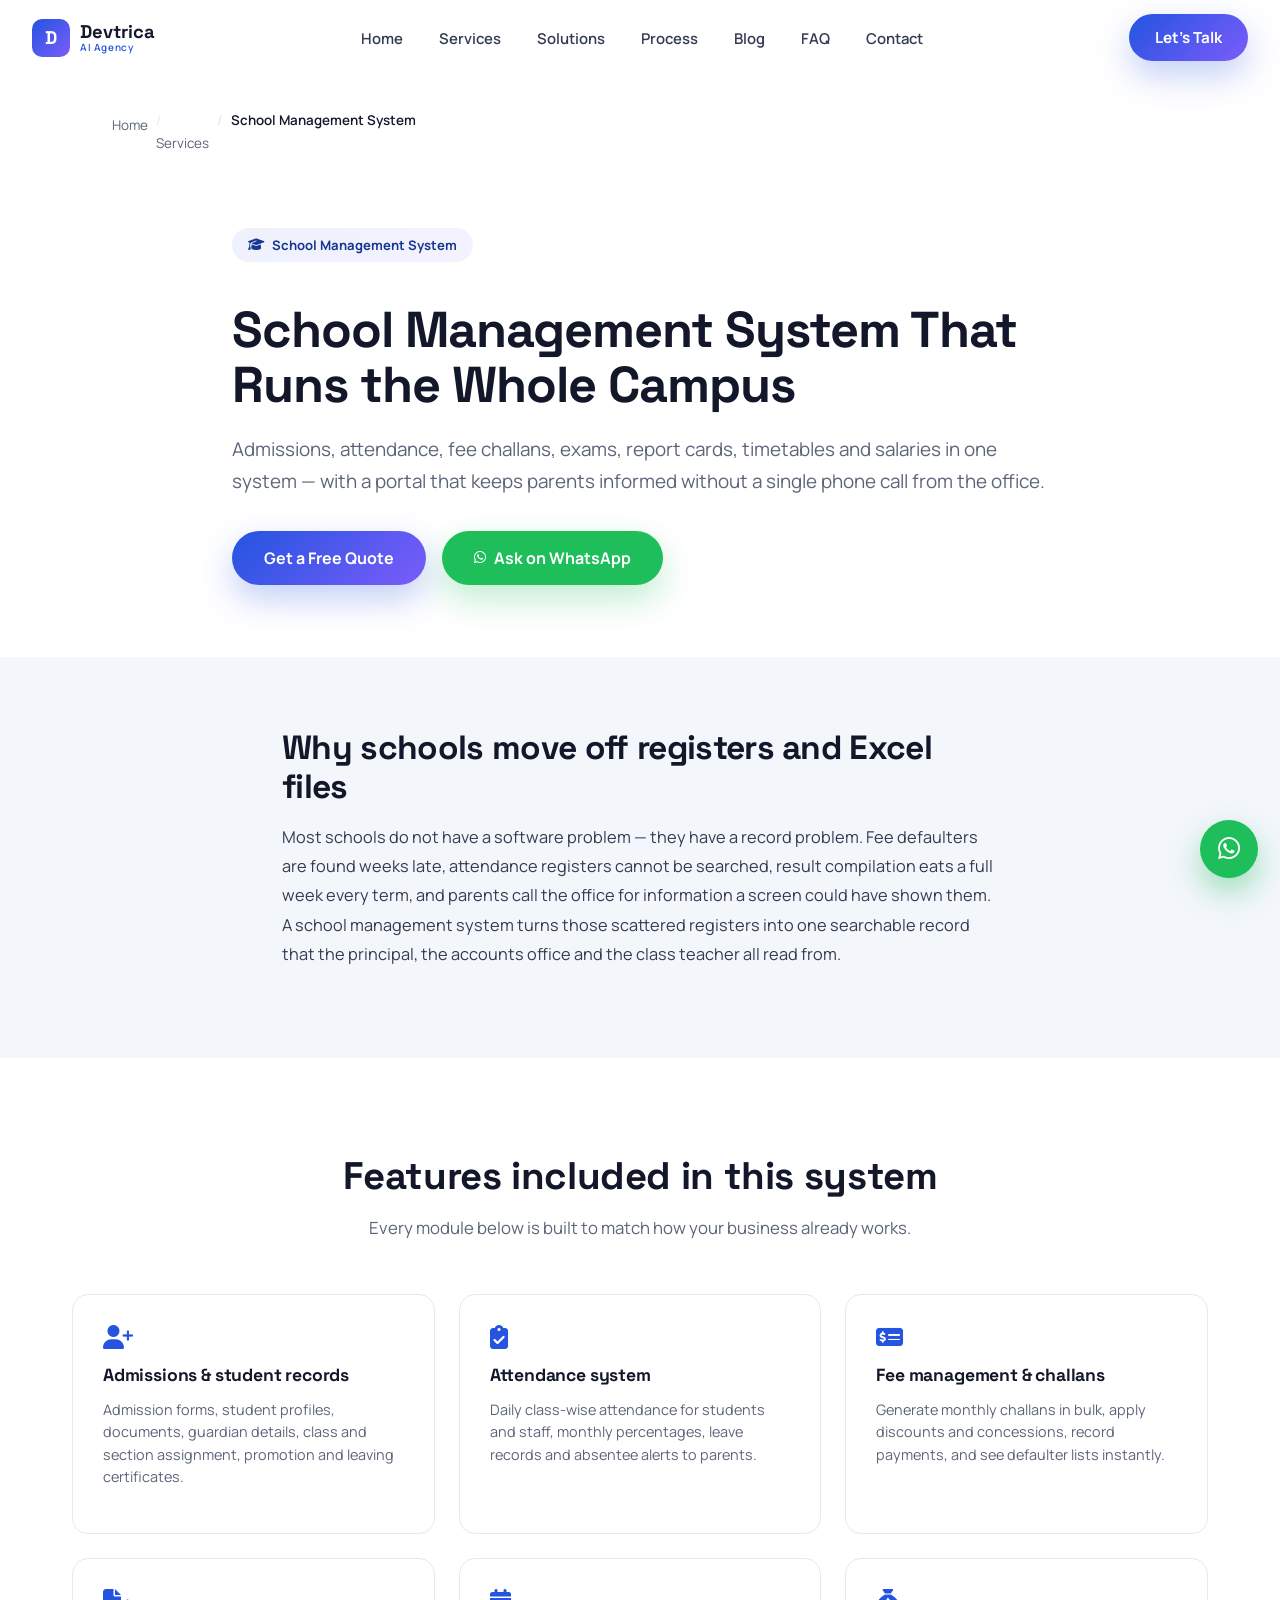
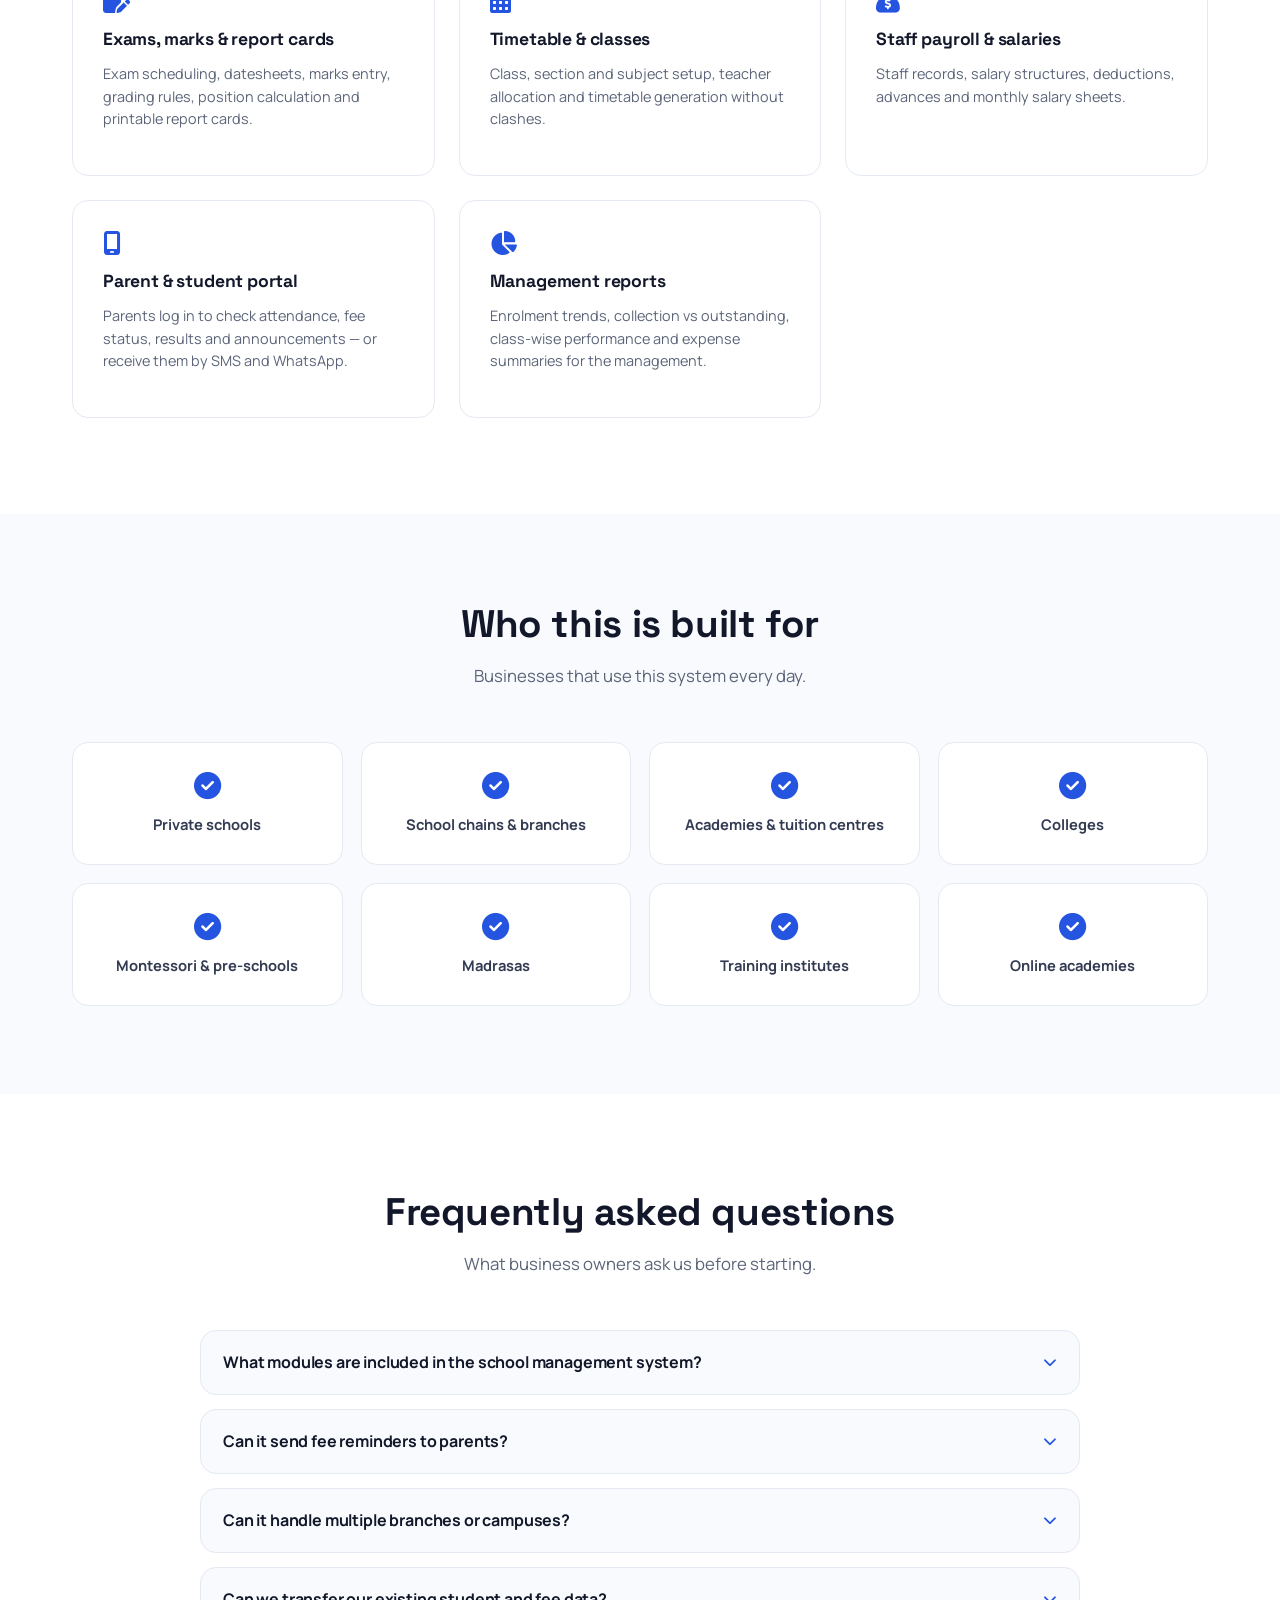
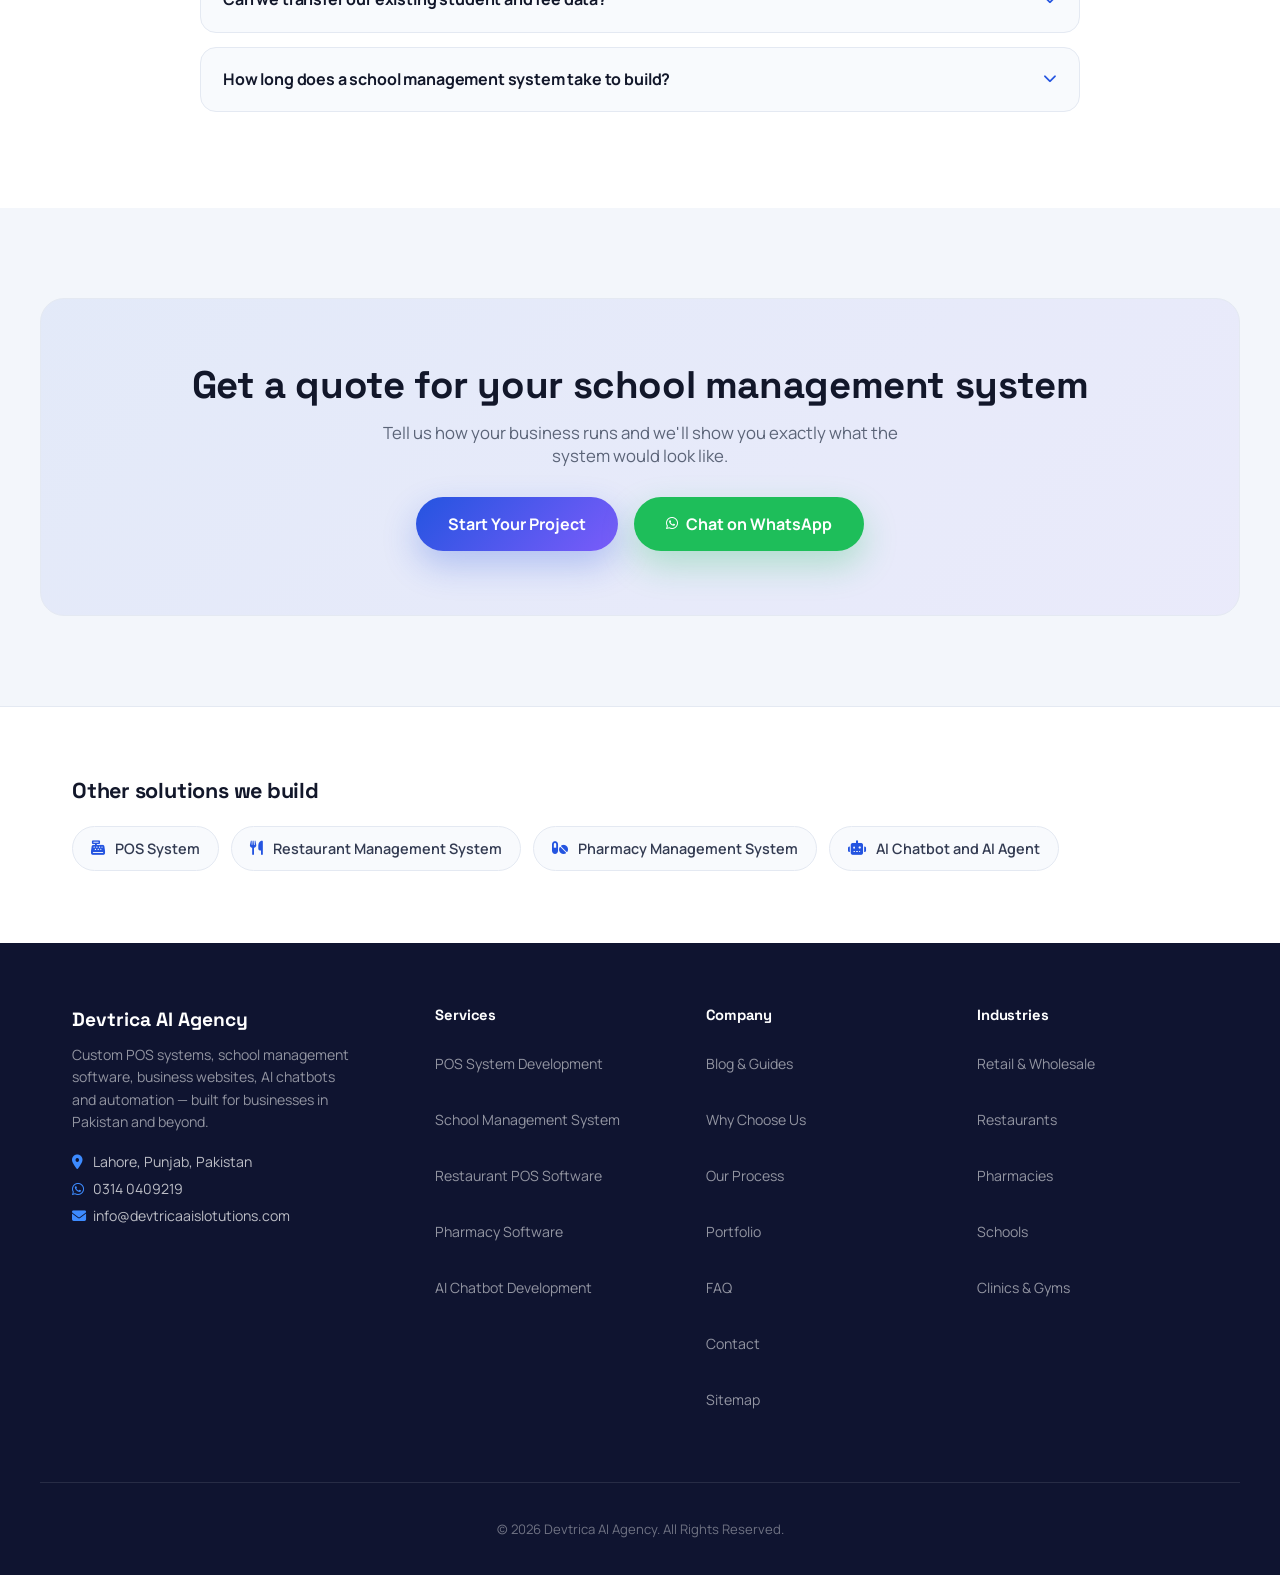
<file: school-management-system.html>
<!DOCTYPE html>
<html lang="en" dir="ltr">
<head>
<meta charset="UTF-8">
<meta name="viewport" content="width=device-width, initial-scale=1.0, viewport-fit=cover">
<title>School Management System Pakistan | School ERP Software</title>
<meta name="description" content="School management software for admissions, attendance, fee challans, exams, report cards, timetable, payroll and a parent portal. Free demo on WhatsApp.">
<meta name="keywords" content="school management system, school management software, school ERP, school software Pakistan, student information system, fee management software, attendance management system, exam and result management system, report card software, school admin software, academy management software, college management system, madrasa management system">
<meta name="author" content="Devtrica AI Agency">
<meta name="robots" content="index, follow, max-snippet:-1, max-image-preview:large">
<link rel="canonical" href="https://devtricaaislotutions.com/school-management-system.html">
<link rel="alternate" hreflang="en" href="https://devtricaaislotutions.com/school-management-system.html">
<link rel="alternate" hreflang="x-default" href="https://devtricaaislotutions.com/school-management-system.html">

<meta name="geo.region" content="PK-PB">
<meta name="geo.placename" content="Lahore, Punjab, Pakistan">
<meta name="geo.position" content="31.5204;74.3587">

<meta property="og:site_name" content="Devtrica AI Agency">
<meta property="og:type" content="website">
<meta property="og:locale" content="en_PK">
<meta property="og:url" content="https://devtricaaislotutions.com/school-management-system.html">
<meta property="og:title" content="School Management System Pakistan | School ERP Software">
<meta property="og:description" content="School management software for admissions, attendance, fee challans, exams, report cards, timetable, payroll and a parent portal. Free demo on WhatsApp.">
<meta property="og:image" content="https://devtricaaislotutions.com/assets/og-image.jpg">
<meta property="og:image:width" content="1200">
<meta property="og:image:height" content="630">
<meta name="twitter:card" content="summary_large_image">
<meta name="twitter:title" content="School Management System Pakistan | School ERP Software">
<meta name="twitter:description" content="School management software for admissions, attendance, fee challans, exams, report cards, timetable, payroll and a parent portal. Free demo on WhatsApp.">
<meta name="twitter:image" content="https://devtricaaislotutions.com/assets/og-image.jpg">

<meta name="theme-color" content="#2454E0">
<meta name="apple-mobile-web-app-capable" content="yes">
<meta name="apple-mobile-web-app-title" content="Devtrica">
<link rel="icon" href="/favicon.ico" sizes="any">
<link rel="icon" type="image/png" sizes="32x32" href="/assets/favicon-32x32.png">
<link rel="apple-touch-icon" sizes="180x180" href="/assets/apple-touch-icon.png">
<link rel="manifest" href="/site.webmanifest">

<link rel="preconnect" href="https://fonts.googleapis.com">
<link rel="preconnect" href="https://fonts.gstatic.com" crossorigin>
<link href="https://fonts.googleapis.com/css2?family=Manrope:wght@400;500;600;700;800&family=Space+Grotesk:wght@500;600;700&display=swap" rel="stylesheet">
<link rel="stylesheet" href="https://cdnjs.cloudflare.com/ajax/libs/font-awesome/6.5.1/css/all.min.css" media="print" onload="this.media='all'">
<noscript><link rel="stylesheet" href="https://cdnjs.cloudflare.com/ajax/libs/font-awesome/6.5.1/css/all.min.css"></noscript>
<link rel="stylesheet" href="style.css">

<script type="application/ld+json">
{
  "@context": "https://schema.org",
  "@graph": [
    {
      "@type": "Service",
      "@id": "https://devtricaaislotutions.com/school-management-system.html#service",
      "name": "School Management System Development",
      "serviceType": "School Management System Development",
      "description": "Custom school management system and school ERP in Pakistan \u2014 admissions, attendance, fee challans, exams, report cards, timetable, salaries and parent portal. Free demo on WhatsApp.",
      "url": "https://devtricaaislotutions.com/school-management-system.html",
      "provider": {
        "@type": "Organization",
        "name": "Devtrica AI Agency",
        "url": "https://devtricaaislotutions.com/",
        "telephone": "+92-314-0409219",
        "address": {
          "@type": "PostalAddress",
          "addressLocality": "Lahore",
          "addressRegion": "Punjab",
          "addressCountry": "PK"
        }
      },
      "areaServed": {
        "@type": "Country",
        "name": "Pakistan"
      },
      "audience": {
        "@type": "BusinessAudience",
        "name": "Small and medium businesses"
      },
      "hasOfferCatalog": {
        "@type": "OfferCatalog",
        "name": "School Management System Development features",
        "itemListElement": [
          {
            "@type": "Offer",
            "itemOffered": {
              "@type": "Service",
              "name": "Admissions and student records"
            }
          },
          {
            "@type": "Offer",
            "itemOffered": {
              "@type": "Service",
              "name": "Attendance system"
            }
          },
          {
            "@type": "Offer",
            "itemOffered": {
              "@type": "Service",
              "name": "Fee management and challans"
            }
          },
          {
            "@type": "Offer",
            "itemOffered": {
              "@type": "Service",
              "name": "Exams, marks and report cards"
            }
          },
          {
            "@type": "Offer",
            "itemOffered": {
              "@type": "Service",
              "name": "Timetable and classes"
            }
          },
          {
            "@type": "Offer",
            "itemOffered": {
              "@type": "Service",
              "name": "Staff payroll and salaries"
            }
          },
          {
            "@type": "Offer",
            "itemOffered": {
              "@type": "Service",
              "name": "Parent and student portal"
            }
          },
          {
            "@type": "Offer",
            "itemOffered": {
              "@type": "Service",
              "name": "Management reports"
            }
          }
        ]
      }
    },
    {
      "@type": "WebPage",
      "@id": "https://devtricaaislotutions.com/school-management-system.html#webpage",
      "url": "https://devtricaaislotutions.com/school-management-system.html",
      "name": "School Management System in Pakistan | School ERP Software | Devtrica",
      "description": "Custom school management system and school ERP in Pakistan \u2014 admissions, attendance, fee challans, exams, report cards, timetable, salaries and parent portal. Free demo on WhatsApp.",
      "inLanguage": "en",
      "dateModified": "2026-09-16"
    },
    {
      "@type": "BreadcrumbList",
      "itemListElement": [
        {
          "@type": "ListItem",
          "position": 1,
          "name": "Home",
          "item": "https://devtricaaislotutions.com/"
        },
        {
          "@type": "ListItem",
          "position": 2,
          "name": "Services",
          "item": "https://devtricaaislotutions.com/#services"
        },
        {
          "@type": "ListItem",
          "position": 3,
          "name": "School Management System",
          "item": "https://devtricaaislotutions.com/school-management-system.html"
        }
      ]
    },
    {
      "@type": "FAQPage",
      "mainEntity": [
        {
          "@type": "Question",
          "name": "What modules are included in the school management system?",
          "acceptedAnswer": {
            "@type": "Answer",
            "text": "Admissions and student records, attendance, fee management and challans, exams and report cards, timetable, staff payroll, parent and student portal, and management reports. Library, transport, hostel and inventory modules can be added."
          }
        },
        {
          "@type": "Question",
          "name": "Can it send fee reminders to parents?",
          "acceptedAnswer": {
            "@type": "Answer",
            "text": "Yes. The system can send fee, attendance and result notifications by SMS or WhatsApp, and parents can also check the same information in the portal."
          }
        },
        {
          "@type": "Question",
          "name": "Can it handle multiple branches or campuses?",
          "acceptedAnswer": {
            "@type": "Answer",
            "text": "Yes. Each campus can be managed separately with its own classes, staff and fee structure, while management sees a combined view."
          }
        },
        {
          "@type": "Question",
          "name": "Can we transfer our existing student and fee data?",
          "acceptedAnswer": {
            "@type": "Answer",
            "text": "Yes. Student records, class allocations, fee structures and outstanding balances can usually be imported from Excel so you do not start from zero."
          }
        },
        {
          "@type": "Question",
          "name": "How long does a school management system take to build?",
          "acceptedAnswer": {
            "@type": "Answer",
            "text": "A standard setup typically takes six to ten weeks depending on modules. We agree the timeline in writing and show working progress along the way."
          }
        }
      ]
    }
  ]
}
</script>
</head>
<body class="lp-body">

<a href="#main" class="skip-link">Skip to main content</a>

<header class="navbar scrolled" id="navbar">
  <div class="nav-inner">
    <a href="index.html" class="nav-logo">
      <span class="logo-mark">D</span>
      <span class="logo-text">Devtrica<span class="logo-sub">AI Agency</span></span>
    </a>
    <nav class="nav-links" id="navLinks" aria-label="Primary navigation">
      <a href="index.html#home" class="nav-link">Home</a>
      <a href="index.html#services" class="nav-link">Services</a>
      <a href="index.html#solutions" class="nav-link">Solutions</a>
      <a href="index.html#process" class="nav-link">Process</a>
      <a href="blog.html" class="nav-link">Blog</a>
      <a href="index.html#faq" class="nav-link">FAQ</a>
      <a href="index.html#contact" class="nav-link">Contact</a>
    </nav>
    <a href="index.html#contact" class="btn btn-primary nav-cta">Let's Talk</a>
    <button class="hamburger" id="hamburger" aria-label="Toggle navigation menu" aria-expanded="false">
      <span></span><span></span><span></span>
    </button>
  </div>
  <nav class="mobile-menu" id="mobileMenu" aria-label="Mobile navigation">
    <a href="index.html#home" class="mobile-link">Home</a>
    <a href="index.html#services" class="mobile-link">Services</a>
    <a href="index.html#solutions" class="mobile-link">Solutions</a>
    <a href="index.html#process" class="mobile-link">Process</a>
    <a href="blog.html" class="mobile-link">Blog</a>
    <a href="index.html#faq" class="mobile-link">FAQ</a>
    <a href="index.html#contact" class="mobile-link">Contact</a>
    <a href="index.html#contact" class="btn btn-primary mobile-cta">Let's Talk</a>
  </nav>
</header>

<main id="main">

<nav class="breadcrumb-bar" aria-label="Breadcrumb">
  <div class="section-inner">
    <ol class="breadcrumb">
      <li><a href="index.html">Home</a></li>
      <li><a href="index.html#services">Services</a></li>
      <li aria-current="page">School Management System</li>
    </ol>
  </div>
</nav>

<section class="lp-hero">
  <div class="section-inner lp-hero-inner">
    <p class="eyebrow-pill"><i class="fa-solid fa-graduation-cap" aria-hidden="true"></i> School Management System</p>
    <h1>School Management System That Runs the Whole Campus</h1>
    <p class="lp-lead">Admissions, attendance, fee challans, exams, report cards, timetables and salaries in one system — with a portal that keeps parents informed without a single phone call from the office.</p>
    <div class="hero-actions">
      <a href="index.html#contact" class="btn btn-primary btn-lg">Get a Free Quote</a>
      <a href="https://wa.me/923140409219" target="_blank" rel="noopener" class="btn btn-whatsapp btn-lg"><i class="fa-brands fa-whatsapp" aria-hidden="true"></i> Ask on WhatsApp</a>
    </div>
  </div>
</section>

<section class="lp-intro">
  <div class="section-inner lp-narrow">
    <h2>Why schools move off registers and Excel files</h2>
    <p>Most schools do not have a software problem — they have a record problem. Fee defaulters are found weeks late, attendance registers cannot be searched, result compilation eats a full week every term, and parents call the office for information a screen could have shown them. A school management system turns those scattered registers into one searchable record that the principal, the accounts office and the class teacher all read from.</p>
  </div>
</section>

<section class="lp-features" id="features">
  <div class="section-inner">
    <div class="section-head reveal">
      <h2>Features included in this system</h2>
      <p>Every module below is built to match how your business already works.</p>
    </div>
    <div class="why-grid">
      <div class="why-card reveal">
        <i class="fa-solid fa-user-plus" aria-hidden="true"></i>
        <h3>Admissions &amp; student records</h3>
        <p>Admission forms, student profiles, documents, guardian details, class and section assignment, promotion and leaving certificates.</p>
      </div>
      <div class="why-card reveal">
        <i class="fa-solid fa-clipboard-check" aria-hidden="true"></i>
        <h3>Attendance system</h3>
        <p>Daily class-wise attendance for students and staff, monthly percentages, leave records and absentee alerts to parents.</p>
      </div>
      <div class="why-card reveal">
        <i class="fa-solid fa-money-check-dollar" aria-hidden="true"></i>
        <h3>Fee management &amp; challans</h3>
        <p>Generate monthly challans in bulk, apply discounts and concessions, record payments, and see defaulter lists instantly.</p>
      </div>
      <div class="why-card reveal">
        <i class="fa-solid fa-file-pen" aria-hidden="true"></i>
        <h3>Exams, marks &amp; report cards</h3>
        <p>Exam scheduling, datesheets, marks entry, grading rules, position calculation and printable report cards.</p>
      </div>
      <div class="why-card reveal">
        <i class="fa-solid fa-calendar-days" aria-hidden="true"></i>
        <h3>Timetable &amp; classes</h3>
        <p>Class, section and subject setup, teacher allocation and timetable generation without clashes.</p>
      </div>
      <div class="why-card reveal">
        <i class="fa-solid fa-sack-dollar" aria-hidden="true"></i>
        <h3>Staff payroll &amp; salaries</h3>
        <p>Staff records, salary structures, deductions, advances and monthly salary sheets.</p>
      </div>
      <div class="why-card reveal">
        <i class="fa-solid fa-mobile-screen" aria-hidden="true"></i>
        <h3>Parent &amp; student portal</h3>
        <p>Parents log in to check attendance, fee status, results and announcements — or receive them by SMS and WhatsApp.</p>
      </div>
      <div class="why-card reveal">
        <i class="fa-solid fa-chart-pie" aria-hidden="true"></i>
        <h3>Management reports</h3>
        <p>Enrolment trends, collection vs outstanding, class-wise performance and expense summaries for the management.</p>
      </div>
    </div>
  </div>
</section>

<section class="lp-who">
  <div class="section-inner">
    <div class="section-head reveal">
      <h2>Who this is built for</h2>
      <p>Businesses that use this system every day.</p>
    </div>
    <div class="biz-grid">
      <div class="biz-card reveal"><i class="fa-solid fa-circle-check" aria-hidden="true"></i><span>Private schools</span></div>
      <div class="biz-card reveal"><i class="fa-solid fa-circle-check" aria-hidden="true"></i><span>School chains &amp; branches</span></div>
      <div class="biz-card reveal"><i class="fa-solid fa-circle-check" aria-hidden="true"></i><span>Academies &amp; tuition centres</span></div>
      <div class="biz-card reveal"><i class="fa-solid fa-circle-check" aria-hidden="true"></i><span>Colleges</span></div>
      <div class="biz-card reveal"><i class="fa-solid fa-circle-check" aria-hidden="true"></i><span>Montessori &amp; pre-schools</span></div>
      <div class="biz-card reveal"><i class="fa-solid fa-circle-check" aria-hidden="true"></i><span>Madrasas</span></div>
      <div class="biz-card reveal"><i class="fa-solid fa-circle-check" aria-hidden="true"></i><span>Training institutes</span></div>
      <div class="biz-card reveal"><i class="fa-solid fa-circle-check" aria-hidden="true"></i><span>Online academies</span></div>
    </div>
  </div>
</section>

<section class="faq-section" id="faq">
  <div class="section-inner">
    <div class="section-head reveal">
      <h2>Frequently asked questions</h2>
      <p>What business owners ask us before starting.</p>
    </div>
    <div class="faq-list reveal">
      <details class="faq-item">
        <summary><h3>What modules are included in the school management system?</h3><i class="fa-solid fa-chevron-down" aria-hidden="true"></i></summary>
        <div class="faq-answer"><p>Admissions and student records, attendance, fee management and challans, exams and report cards, timetable, staff payroll, parent and student portal, and management reports. Library, transport, hostel and inventory modules can be added.</p></div>
      </details>
      <details class="faq-item">
        <summary><h3>Can it send fee reminders to parents?</h3><i class="fa-solid fa-chevron-down" aria-hidden="true"></i></summary>
        <div class="faq-answer"><p>Yes. The system can send fee, attendance and result notifications by SMS or WhatsApp, and parents can also check the same information in the portal.</p></div>
      </details>
      <details class="faq-item">
        <summary><h3>Can it handle multiple branches or campuses?</h3><i class="fa-solid fa-chevron-down" aria-hidden="true"></i></summary>
        <div class="faq-answer"><p>Yes. Each campus can be managed separately with its own classes, staff and fee structure, while management sees a combined view.</p></div>
      </details>
      <details class="faq-item">
        <summary><h3>Can we transfer our existing student and fee data?</h3><i class="fa-solid fa-chevron-down" aria-hidden="true"></i></summary>
        <div class="faq-answer"><p>Yes. Student records, class allocations, fee structures and outstanding balances can usually be imported from Excel so you do not start from zero.</p></div>
      </details>
      <details class="faq-item">
        <summary><h3>How long does a school management system take to build?</h3><i class="fa-solid fa-chevron-down" aria-hidden="true"></i></summary>
        <div class="faq-answer"><p>A standard setup typically takes six to ten weeks depending on modules. We agree the timeline in writing and show working progress along the way.</p></div>
      </details>
    </div>
  </div>
</section>

<section class="cta-section">
  <div class="section-inner cta-inner reveal">
    <h2>Get a quote for your school management system</h2>
    <p>Tell us how your business runs and we'll show you exactly what the system would look like.</p>
    <div class="cta-actions">
      <a href="index.html#contact" class="btn btn-primary btn-lg">Start Your Project</a>
      <a href="https://wa.me/923140409219" target="_blank" rel="noopener" class="btn btn-whatsapp btn-lg"><i class="fa-brands fa-whatsapp" aria-hidden="true"></i> Chat on WhatsApp</a>
    </div>
  </div>
</section>

<section class="lp-related">
  <div class="section-inner">
    <h2>Other solutions we build</h2>
    <div class="related-links">
      <a href="pos-system.html" class="related-link"><i class="fa-solid fa-cash-register" aria-hidden="true"></i><span>POS System</span></a>
      <a href="restaurant-management-system.html" class="related-link"><i class="fa-solid fa-utensils" aria-hidden="true"></i><span>Restaurant Management System</span></a>
      <a href="pharmacy-management-system.html" class="related-link"><i class="fa-solid fa-pills" aria-hidden="true"></i><span>Pharmacy Management System</span></a>
      <a href="ai-chatbot-development.html" class="related-link"><i class="fa-solid fa-robot" aria-hidden="true"></i><span>AI Chatbot and AI Agent</span></a>
    </div>
  </div>
</section>

</main>

<footer class="footer">
  <div class="section-inner footer-inner">
    <div class="footer-brand">
      <span class="footer-logo">Devtrica AI Agency</span>
      <p>Custom POS systems, school management software, business websites, AI chatbots and automation — built for businesses in Pakistan and beyond.</p>
      <address class="footer-nap">
        <span><i class="fa-solid fa-location-dot" aria-hidden="true"></i> Lahore, Punjab, Pakistan</span>
        <a href="https://wa.me/923140409219" rel="noopener"><i class="fa-brands fa-whatsapp" aria-hidden="true"></i> 0314 0409219</a>
        <a href="mailto:info@devtricaaislotutions.com"><i class="fa-solid fa-envelope" aria-hidden="true"></i> info@devtricaaislotutions.com</a>
      </address>
    </div>
    <nav class="footer-col" aria-label="Services">
      <h4>Services</h4>
      <a href="pos-system.html">POS System Development</a>
      <a href="school-management-system.html">School Management System</a>
      <a href="restaurant-management-system.html">Restaurant POS Software</a>
      <a href="pharmacy-management-system.html">Pharmacy Software</a>
      <a href="ai-chatbot-development.html">AI Chatbot Development</a>
    </nav>
    <nav class="footer-col" aria-label="Company">
      <h4>Company</h4>
      <a href="blog.html">Blog &amp; Guides</a>
      <a href="index.html#why-us">Why Choose Us</a>
      <a href="index.html#process">Our Process</a>
      <a href="index.html#portfolio">Portfolio</a>
      <a href="index.html#faq">FAQ</a>
      <a href="index.html#contact">Contact</a>
      <a href="/sitemap.xml">Sitemap</a>
    </nav>
    <nav class="footer-col" aria-label="Industries">
      <h4>Industries</h4>
      <a href="index.html#solutions">Retail &amp; Wholesale</a>
      <a href="restaurant-management-system.html">Restaurants</a>
      <a href="pharmacy-management-system.html">Pharmacies</a>
      <a href="school-management-system.html">Schools</a>
      <a href="index.html#contact">Clinics &amp; Gyms</a>
    </nav>
  </div>
  <div class="footer-bottom">
    <p>&copy; 2026 Devtrica AI Agency. All Rights Reserved.</p>
  </div>
</footer>

<a href="https://wa.me/923140409219" target="_blank" rel="noopener" class="whatsapp-float" aria-label="Chat on WhatsApp">
  <i class="fa-brands fa-whatsapp" aria-hidden="true"></i>
</a>

<script src="script.js" defer></script>
</body>
</html>
</file>
<file: style.css>
/* ============================================================
   DEVTRICA AI AGENCY — STYLESHEET
   Tokens: Base #FFFFFF / Alt #F3F6FB / Ink #12172A / Muted #5B6478
           Brand Blue #2454E0 / Electric #3D8BFF / Purple #7B5CFA / Cyan #16C2C2
   Type: Space Grotesk (display) + Manrope (body)
   ============================================================ */

:root{
  --bg: #FFFFFF;
  --bg-alt: #F3F6FB;
  --bg-soft: #F8FAFD;
  --ink: #12172A;
  --ink-soft: #333B52;
  --muted: #5B6478;
  --line: #E4E9F2;

  --blue: #2454E0;
  --blue-dark: #17368F;
  --electric: #3D8BFF;
  --purple: #7B5CFA;
  --cyan: #16C2C2;

  --grad-brand: linear-gradient(135deg, var(--blue) 0%, var(--purple) 100%);
  --grad-soft: linear-gradient(135deg, rgba(36,84,224,0.08) 0%, rgba(123,92,250,0.08) 100%);
  --grad-text: linear-gradient(135deg, var(--blue) 0%, var(--purple) 90%);

  --shadow-sm: 0 2px 10px rgba(18,23,42,0.05);
  --shadow-md: 0 10px 30px rgba(18,23,42,0.08);
  --shadow-lg: 0 24px 60px rgba(18,23,42,0.12);
  --shadow-brand: 0 14px 34px rgba(36,84,224,0.28);

  --radius-sm: 10px;
  --radius-md: 16px;
  --radius-lg: 24px;

  --font-display: 'Space Grotesk', 'Manrope', sans-serif;
  --font-body: 'Manrope', sans-serif;

  --nav-h: 76px;
}

*, *::before, *::after{ box-sizing: border-box; }
html{ scroll-behavior: smooth; scroll-padding-top: var(--nav-h); }
body{
  margin:0;
  font-family: var(--font-body);
  color: var(--ink);
  background: var(--bg);
  overflow-x: hidden;
  -webkit-font-smoothing: antialiased;
}
img{ max-width:100%; display:block; }
a{ text-decoration:none; color:inherit; }
ul{ list-style:none; margin:0; padding:0; }
button{ font-family: inherit; cursor:pointer; }
input, select, textarea{ font-family: inherit; }

h1,h2,h3,h4{
  font-family: var(--font-display);
  color: var(--ink);
  line-height: 1.15;
  margin:0;
  letter-spacing: -0.01em;
}

.section-inner{
  max-width: 1200px;
  margin: 0 auto;
  padding: 0 32px;
}

@media (prefers-reduced-motion: reduce){
  *{ animation-duration: 0.01ms !important; animation-iteration-count: 1 !important; transition-duration: 0.01ms !important; scroll-behavior: auto !important; }
}

:focus-visible{
  outline: 2px solid var(--blue);
  outline-offset: 3px;
  border-radius: 4px;
}

/* ============ BUTTONS ============ */
.btn{
  display:inline-flex;
  align-items:center;
  justify-content:center;
  gap:8px;
  padding: 13px 26px;
  border-radius: 999px;
  font-weight:700;
  font-size: 0.95rem;
  border: none;
  transition: transform 0.25s ease, box-shadow 0.25s ease, background 0.25s ease;
  white-space: nowrap;
}
.btn i{ font-size: 0.85em; transition: transform 0.25s ease; }
.btn-primary{
  background: var(--grad-brand);
  color:#fff;
  box-shadow: var(--shadow-brand);
}
.btn-primary:hover{ transform: translateY(-3px); box-shadow: 0 18px 40px rgba(36,84,224,0.34); }
.btn-primary:hover i{ transform: translateX(3px); }
.btn-ghost{
  background: #fff;
  color: var(--ink);
  border: 1.5px solid var(--line);
}
.btn-ghost:hover{ transform: translateY(-3px); border-color: var(--blue); box-shadow: var(--shadow-sm); }
.btn-ghost:hover i{ transform: translateX(3px); }
.btn-whatsapp{
  background: #1EBE5A;
  color:#fff;
  box-shadow: 0 14px 34px rgba(30,190,90,0.28);
}
.btn-whatsapp:hover{ transform: translateY(-3px); box-shadow: 0 18px 40px rgba(30,190,90,0.36); }
.btn-lg{ padding: 16px 32px; font-size: 1rem; }

/* ============ NAVBAR ============ */
.navbar{
  position: fixed;
  top:0; left:0; right:0;
  z-index: 1000;
  height: var(--nav-h);
  background: rgba(255,255,255,0.82);
  backdrop-filter: blur(14px) saturate(160%);
  -webkit-backdrop-filter: blur(14px) saturate(160%);
  border-bottom: 1px solid transparent;
  transition: border-color 0.3s ease, box-shadow 0.3s ease;
}
.navbar.scrolled{
  border-bottom-color: var(--line);
  box-shadow: 0 4px 20px rgba(18,23,42,0.05);
}
.nav-inner{
  max-width: 1280px;
  margin: 0 auto;
  height: 100%;
  padding: 0 32px;
  display:flex;
  align-items:center;
  justify-content: space-between;
  gap: 24px;
}
.nav-logo{
  display:flex;
  align-items:center;
  gap:10px;
  font-family: var(--font-display);
}
.logo-mark{
  width:38px; height:38px;
  border-radius: 10px;
  background: var(--grad-brand);
  color:#fff;
  display:flex; align-items:center; justify-content:center;
  font-weight:700;
  font-size: 1.15rem;
  flex-shrink:0;
}
.logo-text{
  font-weight:700;
  font-size: 1.15rem;
  color: var(--ink);
  display:flex;
  flex-direction:column;
  line-height:1.1;
}
.logo-sub{
  font-family: var(--font-body);
  font-weight:600;
  font-size: 0.62rem;
  letter-spacing: 0.06em;
  color: var(--blue);
}
.nav-links{
  display:flex;
  align-items:center;
  gap: 6px;
  flex:1;
  justify-content:center;
}
.nav-link{
  position:relative;
  padding: 9px 15px;
  font-weight:600;
  font-size: 0.93rem;
  color: var(--ink-soft);
  border-radius: 999px;
  transition: color 0.2s ease, background 0.2s ease;
}
.nav-link:hover{ color: var(--blue); background: var(--bg-alt); }
.nav-link.active{ color: var(--blue); }
.nav-link.active::after{
  content:'';
  position:absolute;
  left: 15px; right:15px; bottom: 3px;
  height: 2px;
  background: var(--grad-brand);
  border-radius: 2px;
}
.nav-cta{ flex-shrink:0; }
.hamburger{
  display:none;
  flex-direction:column;
  gap:5px;
  background:none;
  border:none;
  padding: 8px;
}
.hamburger span{
  width:24px; height:2px;
  background: var(--ink);
  border-radius: 2px;
  transition: transform 0.3s ease, opacity 0.3s ease;
}
.hamburger.open span:nth-child(1){ transform: translateY(7px) rotate(45deg); }
.hamburger.open span:nth-child(2){ opacity:0; }
.hamburger.open span:nth-child(3){ transform: translateY(-7px) rotate(-45deg); }

.mobile-menu{
  display:none;
  flex-direction:column;
  gap: 4px;
  background: #fff;
  border-top: 1px solid var(--line);
  padding: 16px 24px 28px;
  max-height: 0;
  overflow: hidden;
  transition: max-height 0.35s ease;
}
.mobile-menu.open{ max-height: 520px; }
.mobile-link{
  padding: 13px 6px;
  font-weight:600;
  border-bottom: 1px solid var(--bg-alt);
  color: var(--ink-soft);
}
.mobile-cta{ margin-top: 14px; }

/* ============ HERO ============ */
.hero{
  position:relative;
  padding: calc(var(--nav-h) + 64px) 0 90px;
  overflow: hidden;
}
.hero-bg{
  position:absolute;
  inset: -10% -10% auto -10%;
  height: 130%;
  background:
    radial-gradient(600px 400px at 85% 10%, rgba(123,92,250,0.10), transparent 60%),
    radial-gradient(700px 500px at 10% 30%, rgba(61,139,255,0.10), transparent 60%);
  z-index: -1;
}
.hero-inner{
  max-width: 1280px;
  margin: 0 auto;
  padding: 0 32px;
  display:grid;
  grid-template-columns: 1.05fr 0.95fr;
  gap: 56px;
  align-items:center;
}
.eyebrow-pill{
  display:inline-flex;
  align-items:center;
  gap:8px;
  padding: 8px 16px;
  border-radius:999px;
  background: var(--grad-soft);
  color: var(--blue-dark);
  font-weight:700;
  font-size:0.82rem;
  margin-bottom: 22px;
}
.hero-title{
  font-size: clamp(2.3rem, 4.4vw, 3.55rem);
  font-weight: 700;
  color: var(--ink);
}
.hero-title span{
  background: var(--grad-text);
  -webkit-background-clip: text;
  background-clip: text;
  color: transparent;
}
.hero-sub{
  margin-top: 22px;
  font-size: 1.1rem;
  line-height:1.65;
  color: var(--muted);
  max-width: 560px;
}
.hero-actions{
  display:flex;
  flex-wrap:wrap;
  gap: 16px;
  margin-top: 34px;
}

/* Hero dashboard visual */
.hero-visual{
  position:relative;
  min-height: 440px;
}
.dash-card.main-dash{
  background:#fff;
  border-radius: var(--radius-lg);
  box-shadow: var(--shadow-lg);
  border: 1px solid var(--line);
  padding: 22px;
  animation: floatSlow 6s ease-in-out infinite;
}
@keyframes floatSlow{
  0%,100%{ transform: translateY(0); }
  50%{ transform: translateY(-10px); }
}
.dash-head{
  display:flex;
  align-items:center;
  gap:12px;
  margin-bottom: 18px;
}
.dash-dots{ display:flex; gap:5px; }
.dash-dots span{ width:9px; height:9px; border-radius:50%; background: var(--line); }
.dash-dots span:nth-child(1){ background:#FF6B6B; }
.dash-dots span:nth-child(2){ background:#FFC94D; }
.dash-dots span:nth-child(3){ background:#3DDC84; }
.dash-title{ font-weight:700; font-size:0.85rem; color: var(--ink-soft); }
.dash-grid{
  display:grid;
  grid-template-columns: 1fr 1fr;
  gap: 12px;
  margin-bottom: 18px;
}
.dash-stat{
  background: var(--bg-soft);
  border-radius: var(--radius-sm);
  padding: 14px;
  display:flex;
  flex-direction:column;
  gap: 4px;
  border: 1px solid var(--line);
}
.dash-label{ font-size:0.72rem; font-weight:600; color: var(--muted); }
.dash-value{ font-family: var(--font-display); font-weight:700; font-size:1.12rem; color: var(--ink); }
.dash-trend{ font-size:0.72rem; font-weight:700; display:flex; align-items:center; gap:4px; }
.dash-trend.up{ color: #1EBE5A; }
.dash-graph{ height: 80px; margin-bottom: 14px; }
.graph-svg{ width:100%; height:100%; }
.graph-line{ fill:none; stroke: var(--blue); stroke-width:2.5; }
.graph-fill{ fill: rgba(36,84,224,0.08); }
.dash-footer{
  display:flex;
  justify-content: space-between;
  font-size:0.76rem;
  color: var(--muted);
  font-weight:600;
  padding-top: 12px;
  border-top: 1px dashed var(--line);
}
.dash-footer i{ color: var(--blue); margin-right:4px; }

.float-card{
  position:absolute;
  background:#fff;
  border-radius: var(--radius-sm);
  box-shadow: var(--shadow-md);
  border: 1px solid var(--line);
  display:flex;
  align-items:center;
  gap:10px;
  padding: 12px 14px;
}
.float-ai{
  top: -6px; right: 10px;
  width:52px; height:52px;
  justify-content:center;
  border-radius:50%;
  background: var(--grad-brand);
  color:#fff;
  font-size:1.3rem;
  animation: floatMed 5s ease-in-out infinite;
}
.float-notif{
  bottom: 46px; left: -30px;
  animation: floatMed 6.5s ease-in-out infinite 0.5s;
}
.float-notif i{ color: var(--purple); font-size:1.1rem; }
.float-notif strong{ display:block; font-size:0.8rem; }
.float-notif span{ font-size:0.72rem; color: var(--muted); }
.float-receipt{
  top: 44%; right: -34px;
  font-size:0.78rem;
  font-weight:700;
  color: var(--ink-soft);
  animation: floatMed 5.5s ease-in-out infinite 1s;
}
.float-receipt i{ color: var(--cyan); }
@keyframes floatMed{
  0%,100%{ transform: translateY(0) rotate(0); }
  50%{ transform: translateY(-14px) rotate(-1.5deg); }
}

/* ============ TRUST BAR ============ */
.trust-bar{ padding: 40px 0; background: var(--bg-alt); border-top:1px solid var(--line); border-bottom:1px solid var(--line); }
.trust-inner{ display:flex; flex-wrap:wrap; align-items:center; justify-content:space-between; gap: 20px; }
.trust-line{ font-weight:700; color: var(--ink-soft); font-size:0.98rem; max-width: 360px; }
.trust-badges{ display:flex; flex-wrap:wrap; gap:10px; }
.badge{
  display:inline-flex; align-items:center; gap:6px;
  background:#fff; border:1px solid var(--line);
  padding: 8px 14px; border-radius:999px;
  font-size:0.82rem; font-weight:700; color: var(--ink-soft);
}
.badge i{ color: var(--blue); font-size:0.72rem; }

/* ============ SECTION HEAD ============ */
.section-head{ max-width: 640px; margin: 0 auto 52px; text-align:center; }
.section-head h2{ font-size: clamp(1.7rem, 3vw, 2.5rem); margin-bottom: 16px; }
.section-head p{ color: var(--muted); font-size:1.05rem; line-height:1.6; }
.section-head.light h2, .section-head.light p{ color:#fff; }
.section-head.light p{ opacity:0.85; }

/* ============ SERVICES ============ */
.services{ padding: 100px 0; }
.service-grid{
  display:grid;
  grid-template-columns: repeat(3, 1fr);
  gap: 24px;
}
.service-card{
  background:#fff;
  border: 1px solid var(--line);
  border-radius: var(--radius-md);
  padding: 30px;
  transition: transform 0.3s ease, box-shadow 0.3s ease, border-color 0.3s ease;
}
.service-card:hover{
  transform: translateY(-6px);
  box-shadow: var(--shadow-md);
  border-color: rgba(36,84,224,0.25);
}
.service-icon{
  width:52px; height:52px;
  border-radius: 14px;
  background: var(--grad-soft);
  color: var(--blue);
  display:flex; align-items:center; justify-content:center;
  font-size:1.3rem;
  margin-bottom: 20px;
  transition: transform 0.3s ease;
}
.service-card:hover .service-icon{ transform: scale(1.08) rotate(-4deg); }
.service-card h3{ font-size:1.25rem; margin-bottom:10px; }
.service-card p{ color: var(--muted); font-size:0.95rem; line-height:1.55; margin-bottom:18px; }
.service-features{ display:grid; grid-template-columns: 1fr 1fr; gap: 8px 12px; margin-bottom: 22px; }
.service-features li{
  font-size:0.82rem;
  color: var(--ink-soft);
  font-weight:600;
  padding-left: 16px;
  position:relative;
}
.service-features li::before{
  content:'';
  position:absolute; left:0; top:7px;
  width:6px; height:6px;
  border-radius:50%;
  background: var(--electric);
}
.card-link{
  display:inline-flex; align-items:center; gap:8px;
  font-weight:700; font-size:0.9rem; color: var(--blue);
}
.card-link i{ font-size:0.78em; transition: transform 0.25s ease; }
.card-link:hover i{ transform: translateX(4px); }

/* ============ POS SHOWCASE ============ */
.pos-showcase{ padding: 100px 0; background: var(--bg-alt); }
.pos-panel{
  background:#fff;
  border-radius: var(--radius-lg);
  border: 1px solid var(--line);
  box-shadow: var(--shadow-md);
  padding: 36px;
}
.pos-panel-top{ margin-bottom: 26px; }
.pos-filter{ display:inline-flex; background: var(--bg-alt); border-radius:999px; padding:5px; gap:4px; }
.filter-btn{
  border:none; background:transparent;
  padding: 9px 18px;
  border-radius:999px;
  font-weight:700; font-size:0.85rem;
  color: var(--muted);
  transition: background 0.25s ease, color 0.25s ease;
}
.filter-btn.active{ background: var(--grad-brand); color:#fff; box-shadow: var(--shadow-brand); }
.pos-stats{ display:grid; grid-template-columns: repeat(4,1fr); gap:16px; margin-bottom: 28px; }
.pos-stat-card{
  background: var(--bg-soft);
  border: 1px solid var(--line);
  border-radius: var(--radius-md);
  padding: 20px;
}
.pos-stat-label{
  display:flex; align-items:center; gap:8px;
  font-size:0.82rem; font-weight:700; color: var(--muted);
  margin-bottom: 10px;
}
.pos-stat-label i{ color: var(--blue); }
.pos-stat-value{ font-family: var(--font-display); font-size:1.55rem; font-weight:700; color: var(--ink); }
.pos-chart-wrap{ margin-bottom: 36px; }
.pos-chart-svg{ width:100%; height: 220px; }
.chart-grid{ stroke: var(--line); stroke-width:1; }
.pos-chart-line{ fill:none; stroke: var(--blue); stroke-width:3; stroke-linecap:round; stroke-linejoin:round; }
.pos-chart-fill{ fill: rgba(36,84,224,0.06); }

.custom-date-demo{
  border-top: 1px solid var(--line);
  padding-top: 30px;
}
.custom-date-demo h4{ font-size:1.15rem; margin-bottom:6px; }
.demo-note{ color: var(--muted); font-size:0.85rem; margin: 0 0 20px; }
.date-inputs{
  display:flex; flex-wrap:wrap; align-items:end; gap: 16px;
  margin-bottom: 26px;
}
.date-inputs label{
  display:flex; flex-direction:column; gap:6px;
  font-size:0.82rem; font-weight:700; color: var(--ink-soft);
}
.date-inputs input{
  padding: 11px 14px;
  border: 1.5px solid var(--line);
  border-radius: var(--radius-sm);
  font-size:0.9rem;
  color: var(--ink);
  transition: border-color 0.2s ease, box-shadow 0.2s ease;
}
.date-inputs input:focus{ outline:none; border-color: var(--blue); box-shadow: 0 0 0 4px rgba(36,84,224,0.12); }
.demo-results{ display:grid; grid-template-columns: repeat(4,1fr); gap:14px; }
.demo-stat{
  background: var(--grad-soft);
  border-radius: var(--radius-sm);
  padding: 16px;
  text-align:center;
}
.demo-stat-label{ display:block; font-size:0.78rem; font-weight:700; color: var(--muted); margin-bottom:6px; }
.demo-stat-value{ font-family: var(--font-display); font-weight:700; font-size:1.2rem; color: var(--blue-dark); }

/* ============ BUSINESS TYPES ============ */
.business-types{ padding: 100px 0; }
.biz-grid{ display:grid; grid-template-columns: repeat(4,1fr); gap: 18px; }
.biz-card{
  background:#fff;
  border: 1px solid var(--line);
  border-radius: var(--radius-md);
  padding: 30px 18px;
  text-align:center;
  display:flex; flex-direction:column; align-items:center; gap:14px;
  transition: transform 0.3s ease, box-shadow 0.3s ease, border-color 0.3s ease;
  position:relative;
  overflow:hidden;
}
.biz-card::before{
  content:'';
  position:absolute; inset:0;
  background: var(--grad-brand);
  opacity:0;
  transition: opacity 0.3s ease;
  z-index:0;
}
.biz-card i, .biz-card span{ position:relative; z-index:1; }
.biz-card i{ font-size:1.7rem; color: var(--blue); transition: transform 0.3s ease, color 0.3s ease; }
.biz-card span{ font-weight:700; font-size:0.92rem; color: var(--ink-soft); transition: color 0.3s ease; }
.biz-card:hover{ transform: translateY(-7px); box-shadow: var(--shadow-md); border-color: transparent; }
.biz-card:hover::before{ opacity:1; }
.biz-card:hover i{ color:#fff; transform: scale(1.15); }
.biz-card:hover span{ color:#fff; }

/* ============ WHY US ============ */
.why-us{ padding: 100px 0; background: var(--bg-alt); }
.why-grid{ display:grid; grid-template-columns: repeat(3,1fr); gap: 24px; }
.why-card{
  background:#fff;
  border: 1px solid var(--line);
  border-radius: var(--radius-md);
  padding: 30px;
  transition: transform 0.3s ease, box-shadow 0.3s ease;
}
.why-card:hover{ transform: translateY(-5px); box-shadow: var(--shadow-md); }
.why-card i{ font-size: 1.5rem; color: var(--blue); margin-bottom: 16px; }
.why-card h3{ font-size:1.1rem; margin-bottom: 8px; }
.why-card p{ color: var(--muted); font-size:0.9rem; line-height:1.55; }

/* ============ STATS ============ */
.stats{ padding: 80px 0; background: var(--grad-brand); }
.stats-inner{ display:grid; grid-template-columns: repeat(4,1fr); gap: 24px; text-align:center; }
.stat-item{ color:#fff; }
.stat-num{
  display:block;
  font-family: var(--font-display);
  font-size: clamp(2.2rem, 4vw, 3rem);
  font-weight:700;
  margin-bottom: 8px;
}
.stat-label{ font-size:0.92rem; font-weight:600; opacity:0.85; }

/* ============ PROCESS ============ */
.process{ padding: 100px 0; }
.process-track{
  display:grid;
  grid-template-columns: repeat(4,1fr);
  gap: 24px;
  position:relative;
}
.process-track::before{
  content:'';
  position:absolute;
  top: 26px; left: 8%; right: 8%;
  height: 2px;
  background: repeating-linear-gradient(90deg, var(--line) 0 10px, transparent 10px 18px);
  z-index:0;
}
.process-step{ position:relative; z-index:1; }
.process-num{
  display:inline-flex;
  align-items:center; justify-content:center;
  width: 52px; height:52px;
  border-radius:50%;
  background:#fff;
  border: 2px solid var(--line);
  font-family: var(--font-display);
  font-weight:700;
  color: var(--blue);
  margin-bottom: 20px;
  transition: background 0.3s ease, color 0.3s ease, border-color 0.3s ease, transform 0.3s ease;
}
.process-step:hover .process-num{
  background: var(--grad-brand);
  color:#fff;
  border-color: transparent;
  transform: scale(1.08);
}
.process-step h3{ font-size:1.15rem; margin-bottom:8px; }
.process-step p{ color: var(--muted); font-size:0.92rem; line-height:1.55; }

/* ============ PORTFOLIO ============ */
.portfolio{ padding: 100px 0; background: var(--bg-alt); }
.portfolio-grid{ display:grid; grid-template-columns: repeat(3,1fr); gap: 24px; }
.portfolio-card{
  background:#fff;
  border: 1px solid var(--line);
  border-radius: var(--radius-md);
  padding: 26px;
  position:relative;
  transition: transform 0.3s ease, box-shadow 0.3s ease;
}
.portfolio-card:hover{ transform: translateY(-6px); box-shadow: var(--shadow-md); }
.portfolio-visual{
  height: 130px;
  border-radius: var(--radius-sm);
  display:flex; align-items:center; justify-content:center;
  font-size: 2.2rem;
  color:#fff;
  margin-bottom: 18px;
}
.pv-1{ background: linear-gradient(135deg,#2454E0,#3D8BFF); }
.pv-2{ background: linear-gradient(135deg,#16C2C2,#2454E0); }
.pv-3{ background: linear-gradient(135deg,#7B5CFA,#3D8BFF); }
.pv-4{ background: linear-gradient(135deg,#3D8BFF,#16C2C2); }
.pv-5{ background: linear-gradient(135deg,#2454E0,#7B5CFA); }
.sample-tag{
  position:absolute; top: 26px; right: 26px;
  background: rgba(255,255,255,0.9);
  color: var(--blue-dark);
  font-size:0.68rem; font-weight:800;
  padding: 5px 10px;
  border-radius:999px;
  letter-spacing: 0.02em;
}
.portfolio-card h3{ font-size:1.1rem; margin-bottom:6px; }
.portfolio-card p{ color: var(--muted); font-size:0.9rem; margin-bottom:16px; line-height:1.5; }

/* ============ AI SECTION ============ */
.ai-section{
  padding: 100px 0;
  background: linear-gradient(135deg, #101637 0%, #1B2461 55%, #2A2F7A 100%);
  position:relative;
  overflow:hidden;
}
.ai-flow{
  display:flex;
  align-items:center;
  justify-content:center;
  flex-wrap: wrap;
  gap: 0;
}
.ai-node{
  display:flex; flex-direction:column; align-items:center; gap:8px;
  background: rgba(255,255,255,0.06);
  border: 1px solid rgba(255,255,255,0.14);
  border-radius: var(--radius-md);
  padding: 24px 20px;
  width: 170px;
  text-align:center;
  backdrop-filter: blur(6px);
}
.ai-node i{ font-size:1.5rem; color: var(--electric); }
.ai-node span{ color:#fff; font-weight:700; font-size:0.95rem; }
.ai-node small{ color: rgba(255,255,255,0.6); font-size:0.74rem; }
.ai-node.highlight{
  background: var(--grad-brand);
  border-color: transparent;
  box-shadow: 0 0 40px rgba(61,139,255,0.4);
}
.ai-node.highlight i, .ai-node.highlight span{ color:#fff; }
.ai-node.highlight small{ color: rgba(255,255,255,0.85); }
.ai-connector{
  width: 60px;
  height: 2px;
  background: repeating-linear-gradient(90deg, rgba(255,255,255,0.3) 0 6px, transparent 6px 12px);
  position:relative;
  flex-shrink:0;
}
.ai-dot{
  position:absolute;
  top:-3px; left:-3px;
  width:8px; height:8px;
  border-radius:50%;
  background: var(--cyan);
  box-shadow: 0 0 10px var(--cyan);
  animation: dotMove 2.4s linear infinite;
}
@keyframes dotMove{
  0%{ left:-3px; opacity:0; }
  10%{ opacity:1; }
  90%{ opacity:1; }
  100%{ left: calc(100% - 5px); opacity:0; }
}

/* ============ CTA ============ */
.cta-section{ padding: 90px 0; background: var(--bg-alt); }
.cta-inner{
  background: var(--grad-soft);
  border: 1px solid var(--line);
  border-radius: var(--radius-lg);
  padding: 64px 40px;
  text-align:center;
}
.cta-inner h2{ font-size: clamp(1.7rem,3vw,2.4rem); margin-bottom:14px; }
.cta-inner p{ color: var(--muted); font-size:1.05rem; max-width:520px; margin: 0 auto 30px; }
.cta-actions{ display:flex; flex-wrap:wrap; gap:16px; justify-content:center; }

/* ============ CONTACT ============ */
.contact{ padding: 100px 0; }
.contact-inner{
  display:grid;
  grid-template-columns: 0.85fr 1.15fr;
  gap: 56px;
}
.contact-left h2{ font-size: clamp(1.6rem,2.8vw,2.1rem); margin-bottom:12px; }
.contact-left > p{ color: var(--muted); margin-bottom: 30px; line-height:1.6; }
.contact-detail{
  display:flex; align-items:center; gap:14px;
  margin-bottom: 20px;
}
.contact-detail i{
  width:46px; height:46px;
  border-radius:12px;
  background: #E8F9EF;
  color:#1EBE5A;
  display:flex; align-items:center; justify-content:center;
  font-size:1.2rem;
  flex-shrink:0;
}
.contact-detail strong{ display:block; font-size:0.85rem; color: var(--muted); }
.contact-detail span{ font-weight:700; font-size:1.05rem; }
.contact-brand{
  margin-top: 44px;
  padding-top: 26px;
  border-top: 1px solid var(--line);
  display:flex; flex-direction:column; gap:4px;
}
.contact-brand-name{ font-family: var(--font-display); font-weight:700; font-size:1.1rem; }
.contact-brand-tag{ color: var(--muted); font-size:0.85rem; }

.contact-form{
  background: var(--bg-soft);
  border: 1px solid var(--line);
  border-radius: var(--radius-lg);
  padding: 36px;
}
.form-row{ display:grid; grid-template-columns: 1fr 1fr; gap: 18px; }
.form-group{ margin-bottom: 20px; display:flex; flex-direction:column; gap:7px; }
.form-group label{ font-size:0.85rem; font-weight:700; color: var(--ink-soft); }
.form-group label em{ color:#E0475C; font-style:normal; }
.form-group input, .form-group select, .form-group textarea{
  padding: 12px 14px;
  border: 1.5px solid var(--line);
  border-radius: var(--radius-sm);
  font-size:0.92rem;
  color: var(--ink);
  background:#fff;
  transition: border-color 0.2s ease, box-shadow 0.2s ease;
  resize: vertical;
}
.form-group input:focus, .form-group select:focus, .form-group textarea:focus{
  outline:none; border-color: var(--blue); box-shadow: 0 0 0 4px rgba(36,84,224,0.12);
}
.form-error{
  display:none;
  color:#E0475C;
  font-size:0.78rem;
  font-weight:600;
}
.form-group.invalid input, .form-group.invalid select, .form-group.invalid textarea{
  border-color:#E0475C;
}
.form-group.invalid .form-error{ display:block; }
.form-submit{ width:100%; margin-top: 4px; }
.form-success{
  display:none;
  align-items:center; gap:8px;
  margin-top: 16px;
  padding: 13px 16px;
  background: #E8F9EF;
  color: #178A46;
  border-radius: var(--radius-sm);
  font-weight:700;
  font-size:0.88rem;
}
.form-success.show{ display:flex; }

/* ============ FOOTER ============ */
.footer{ background: #0F1430; padding: 64px 0 0; }
.footer-inner{
  display:grid;
  grid-template-columns: 1.4fr 1fr 1fr 1fr;
  gap: 40px;
  padding-bottom: 48px;
  border-bottom: 1px solid rgba(255,255,255,0.1);
}
.footer-logo{ font-family: var(--font-display); font-weight:700; font-size:1.2rem; color:#fff; }
.footer-brand p{ color: rgba(255,255,255,0.55); font-size:0.88rem; line-height:1.6; margin-top:12px; max-width: 280px; }
.footer-col h4{ color:#fff; font-size:0.92rem; margin-bottom: 18px; }
.footer-col a{
  display:block;
  color: rgba(255,255,255,0.55);
  font-size:0.88rem;
  margin-bottom: 12px;
  transition: color 0.2s ease;
}
.footer-col a:hover{ color: var(--electric); }
.footer-bottom{
  text-align:center;
  padding: 24px 0;
  color: rgba(255,255,255,0.4);
  font-size:0.82rem;
}

/* ============ WHATSAPP FLOAT ============ */
.whatsapp-float{
  position: fixed;
  bottom: 26px; right: 26px;
  width: 58px; height:58px;
  border-radius:50%;
  background: #1EBE5A;
  color:#fff;
  display:flex; align-items:center; justify-content:center;
  font-size: 1.6rem;
  box-shadow: 0 14px 30px rgba(30,190,90,0.4);
  z-index: 900;
  transition: transform 0.25s ease;
}
.whatsapp-float:hover{ transform: scale(1.08); }

/* ============ SCROLL REVEAL ============ */
.reveal{
  opacity:0;
  transform: translateY(24px);
  transition: opacity 0.7s ease, transform 0.7s ease;
}
.reveal.in-view{
  opacity:1;
  transform: translateY(0);
}

/* ============ RESPONSIVE ============ */
@media (max-width: 1080px){
  .hero-inner{ grid-template-columns: 1fr; }
  .hero-visual{ order:-1; max-width: 520px; margin: 0 auto; }
  .service-grid, .why-grid, .portfolio-grid{ grid-template-columns: repeat(2,1fr); }
  .biz-grid{ grid-template-columns: repeat(3,1fr); }
  .contact-inner{ grid-template-columns: 1fr; }
  .process-track{ grid-template-columns: repeat(2,1fr); row-gap: 40px; }
  .process-track::before{ display:none; }
}

@media (max-width: 860px){
  .nav-links, .nav-cta{ display:none; }
  .hamburger{ display:flex; }
  .mobile-menu{ display:flex; }
  .pos-stats, .demo-results{ grid-template-columns: repeat(2,1fr); }
  .footer-inner{ grid-template-columns: 1fr 1fr; }
}

@media (max-width: 640px){
  .section-inner{ padding: 0 20px; }
  .hero{ padding: calc(var(--nav-h) + 40px) 0 60px; }
  .service-grid, .why-grid, .portfolio-grid{ grid-template-columns: 1fr; }
  .biz-grid{ grid-template-columns: repeat(2,1fr); }
  .stats-inner{ grid-template-columns: repeat(2,1fr); }
  .process-track{ grid-template-columns: 1fr; }
  .form-row{ grid-template-columns: 1fr; }
  .footer-inner{ grid-template-columns: 1fr; }
  .float-notif, .float-receipt{ display:none; }
  .ai-flow{ flex-direction: column; }
  .ai-connector{ width:2px; height:40px; background: repeating-linear-gradient(180deg, rgba(255,255,255,0.3) 0 6px, transparent 6px 12px); }
  .ai-dot{ top:-3px; left:-3px; animation: dotMoveVert 2.4s linear infinite; }
  @keyframes dotMoveVert{
    0%{ top:-3px; opacity:0; }
    10%{ opacity:1; }
    90%{ opacity:1; }
    100%{ top: calc(100% - 5px); opacity:0; }
  }
  .cta-inner{ padding: 44px 24px; }
  .date-inputs{ flex-direction:column; align-items:stretch; }
  .date-inputs .btn{ width:100%; }
}

/* ============================================================
   SEO / ACCESSIBILITY / RESPONSIVE UPGRADE — 2026
   ============================================================ */

/* ---------- SKIP LINK (a11y + SEO signal) ---------- */
.skip-link{
  position:absolute; left:-9999px; top:0; z-index:9999;
  background: var(--blue); color:#fff; padding:12px 20px;
  border-radius:0 0 var(--radius-sm) 0; font-weight:700; text-decoration:none;
}
.skip-link:focus{ left:0; }

/* ---------- HERO TAGLINE ---------- */
.hero-tagline{
  font-family: var(--font-display);
  font-weight:600;
  font-size: clamp(1rem, 2.4vw, 1.25rem);
  color: var(--blue);
  margin: -6px 0 14px;
  letter-spacing:-0.01em;
}

/* ---------- SOLUTION HUB ---------- */
.solution-hub{ padding: 96px 0; background: var(--bg-soft); }
.hub-grid{
  display:grid; grid-template-columns: repeat(3, 1fr); gap:24px; margin-top:48px;
}
.hub-card{
  background: var(--bg); border:1px solid var(--line);
  border-radius: var(--radius-md); padding:28px 26px;
  transition: transform .3s ease, box-shadow .3s ease, border-color .3s ease;
}
.hub-card:hover{ transform: translateY(-4px); box-shadow: var(--shadow-md); border-color: rgba(36,84,224,.35); }
.hub-card h3{ font-size:1.12rem; margin-bottom:10px; line-height:1.3; }
.hub-card h3 a{ color: var(--ink); text-decoration:none; }
.hub-card h3 a:hover{ color: var(--blue); }
.hub-card p{ color: var(--muted); font-size:0.94rem; line-height:1.65; }
.hub-keys{
  margin-top:14px; padding-top:14px; border-top:1px dashed var(--line);
  font-size:0.8rem !important; color: var(--blue-dark) !important; font-weight:600;
}
.hub-note{
  margin-top:40px; text-align:center; color: var(--muted);
  font-size:0.95rem; max-width:760px; margin-inline:auto;
}

/* ---------- FAQ ---------- */
.faq-section{ padding: 96px 0; background: var(--bg); }
.faq-list{ max-width: 880px; margin: 48px auto 0; display:grid; gap:14px; }
.faq-item{
  border:1px solid var(--line); border-radius: var(--radius-md);
  background: var(--bg-soft); overflow:hidden;
  transition: border-color .25s ease, box-shadow .25s ease;
}
.faq-item[open]{ border-color: rgba(36,84,224,.4); box-shadow: var(--shadow-sm); background: var(--bg); }
.faq-item summary{
  list-style:none; cursor:pointer; padding:20px 22px;
  display:flex; align-items:center; justify-content:space-between; gap:16px;
  -webkit-tap-highlight-color: transparent;
}
.faq-item summary::-webkit-details-marker{ display:none; }
.faq-item summary h3{
  font-size:1rem; font-weight:700; margin:0; line-height:1.45; color: var(--ink);
  font-family: var(--font-body);
}
.faq-item summary i{ color: var(--blue); font-size:0.85rem; flex-shrink:0; transition: transform .3s ease; }
.faq-item[open] summary i{ transform: rotate(180deg); }
.faq-answer{ padding: 0 22px 22px; }
.faq-answer p{ color: var(--muted); line-height:1.75; font-size:0.95rem; margin:0; }

/* ---------- BREADCRUMB ---------- */
.breadcrumb-bar{ padding: calc(var(--nav-h) + 22px) 0 0; background: var(--bg); }
.breadcrumb{ display:flex; flex-wrap:wrap; gap:8px; list-style:none; font-size:0.84rem; color: var(--muted); }
.breadcrumb li + li::before{ content:"/"; margin-right:8px; color: var(--line); }
.breadcrumb a{ color: var(--muted); text-decoration:none; }
.breadcrumb a:hover{ color: var(--blue); }
.breadcrumb li[aria-current]{ color: var(--ink); font-weight:600; }

/* ---------- LANDING PAGE SECTIONS ---------- */
.lp-hero{ padding: 44px 0 72px; background: var(--bg); }
.lp-hero-inner{ max-width: 880px; }
.lp-hero h1{
  font-size: clamp(2rem, 5.4vw, 3.15rem);
  line-height:1.1; letter-spacing:-0.02em; margin:18px 0 20px;
}
.lp-lead{ font-size: clamp(1rem, 2.2vw, 1.18rem); color: var(--muted); line-height:1.7; max-width:68ch; margin-bottom:32px; }
.lp-intro{ padding: 72px 0; background: var(--bg-alt); }
.lp-narrow{ max-width: 780px; }
.lp-intro h2{ font-size: clamp(1.5rem, 3.4vw, 2.1rem); margin-bottom:16px; letter-spacing:-0.02em; }
.lp-intro p{ color: var(--ink-soft); line-height:1.8; font-size:1.02rem; }
.lp-features{ padding: 96px 0; background: var(--bg); }
.lp-who{ padding: 88px 0; background: var(--bg-soft); }
.lp-related{ padding: 72px 0; background: var(--bg); border-top:1px solid var(--line); }
.lp-related h2{ font-size:1.35rem; margin-bottom:22px; }
.related-links{ display:flex; flex-wrap:wrap; gap:12px; }
.related-link{
  display:inline-flex; align-items:center; gap:10px;
  padding:12px 18px; border:1px solid var(--line); border-radius:999px;
  background: var(--bg-soft); color: var(--ink-soft);
  font-weight:600; font-size:0.9rem; text-decoration:none;
  transition: all .25s ease;
}
.related-link i{ color: var(--blue); }
.related-link:hover{ border-color: var(--blue); color: var(--blue); transform: translateY(-2px); }

/* ---------- FOOTER: NAP + SEO TEXT ---------- */
.footer-nap{ font-style:normal; display:flex; flex-direction:column; gap:8px; margin-top:18px; }
.footer-nap span, .footer-nap a{ font-size:0.88rem; color: rgba(255,255,255,0.72); text-decoration:none; }
.footer-nap a:hover{ color:#fff; }
.footer-nap i{ width:18px; color: var(--electric); }
.footer-seo{ padding: 26px 0 0; }
.footer-seo p{
  font-size:0.76rem; line-height:1.75; color: rgba(255,255,255,0.42);
  border-top:1px solid rgba(255,255,255,0.08); padding-top:22px; max-width:none;
}
.footer-seo strong{ color: rgba(255,255,255,0.7); }

/* ============================================================
   RESPONSIVE — EXTENDED BREAKPOINTS
   ============================================================ */
@media (max-width: 1200px){
  .hub-grid{ grid-template-columns: repeat(2, 1fr); }
}
@media (max-width: 1080px){
  .solution-hub, .faq-section, .lp-features{ padding: 76px 0; }
}
@media (max-width: 860px){
  .hub-grid{ grid-template-columns: 1fr; }
  .lp-hero{ padding: 32px 0 56px; }
  .lp-intro, .lp-who{ padding: 60px 0; }
}
@media (max-width: 640px){
  .solution-hub, .faq-section{ padding: 64px 0; }
  .hub-card{ padding: 22px 20px; }
  .faq-item summary{ padding:17px 18px; }
  .faq-answer{ padding: 0 18px 18px; }
  .related-links{ flex-direction:column; }
  .related-link{ justify-content:flex-start; border-radius: var(--radius-sm); }
  .breadcrumb{ font-size:0.78rem; }
}

/* ---------- SMALL PHONES (iPhone SE / Galaxy A) ---------- */
@media (max-width: 420px){
  .section-inner{ padding: 0 16px; }
  .hero-title{ font-size: clamp(1.75rem, 8.5vw, 2.3rem); }
  .lp-hero h1{ font-size: clamp(1.7rem, 8vw, 2.2rem); }
  .biz-grid{ grid-template-columns: 1fr; }
  .stats-inner{ grid-template-columns: 1fr 1fr; gap:22px; }
  .pos-stats, .demo-results{ grid-template-columns: 1fr; }
  .hero-actions, .cta-actions{ flex-direction:column; align-items:stretch; }
  .hero-actions .btn, .cta-actions .btn{ width:100%; justify-content:center; }
  .pos-filter{ flex-wrap:wrap; }
  .filter-btn{ flex:1 1 calc(50% - 8px); }
  .trust-badges{ gap:8px; }
  .badge{ font-size:0.72rem; }
}

/* ---------- LANDSCAPE PHONES ---------- */
@media (max-height: 460px) and (orientation: landscape){
  .hero{ padding: calc(var(--nav-h) + 24px) 0 40px; }
  .mobile-menu{ max-height: 72vh; overflow-y:auto; -webkit-overflow-scrolling: touch; }
}

/* ---------- LARGE DESKTOP / 2K / 4K ---------- */
@media (min-width: 1600px){
  .section-inner{ max-width: 1360px; }
  .hero-title{ font-size: 4rem; }
}

/* ============================================================
   iOS / SAFARI / TOUCH DEVICE FIXES
   ============================================================ */
html{
  -webkit-text-size-adjust: 100%;
  text-size-adjust: 100%;
}
body{
  -webkit-font-smoothing: antialiased;
  -moz-osx-font-smoothing: grayscale;
  overflow-x: hidden;
}
*{ -webkit-tap-highlight-color: rgba(36,84,224,0.12); }

/* Safe-area (notch / Dynamic Island / home indicator) */
.navbar,
.mobile-menu{
  padding-left: env(safe-area-inset-left);
  padding-right: env(safe-area-inset-right);
}
.footer-bottom{ padding-bottom: calc(24px + env(safe-area-inset-bottom)); }
.whatsapp-float{
  bottom: calc(22px + env(safe-area-inset-bottom));
  right: calc(22px + env(safe-area-inset-right));
}

/* iOS zooms the page when an input font-size is under 16px — prevent it */
input, select, textarea, button{
  font-size: 16px;
  font-family: inherit;
}
input, select, textarea{
  -webkit-appearance: none;
  appearance: none;
  border-radius: var(--radius-sm);
}
/* iOS date inputs collapse without this */
input[type="date"]{
  min-height: 48px;
  -webkit-appearance: none;
  appearance: none;
  background-color: #fff;
  text-align: left;
}
input[type="date"]::-webkit-date-and-time-value{ text-align:left; }
input[type="date"]::-webkit-calendar-picker-indicator{ opacity:.6; }
select{
  background-image: url("data:image/svg+xml;charset=UTF-8,%3csvg xmlns='http://www.w3.org/2000/svg' viewBox='0 0 24 24' fill='none' stroke='%235B6478' stroke-width='2'%3e%3cpolyline points='6 9 12 15 18 9'%3e%3c/polyline%3e%3c/svg%3e");
  background-repeat: no-repeat;
  background-position: right 14px center;
  background-size: 16px;
  padding-right: 42px;
}
textarea{ resize: vertical; }

/* Comfortable tap targets (Google mobile-usability check) */
.nav-link, .mobile-link, .filter-btn, .card-link, .footer-col a, .related-link, .breadcrumb a{
  min-height: 44px;
  display: inline-flex;
  align-items: center;
}
.footer-col a, .breadcrumb a{ display:flex; }
.breadcrumb a{ min-height: 28px; }
.btn{ min-height: 46px; }

/* Smooth momentum scrolling in scrollable areas */
.mobile-menu, .pos-chart-wrap{ -webkit-overflow-scrolling: touch; }

/* Stop horizontal overflow on any wide element */
img, svg, video, table{ max-width: 100%; height: auto; }

/* ---------- HOVER ONLY ON DEVICES THAT HOVER ---------- */
@media (hover: none){
  .service-card:hover, .why-card:hover, .portfolio-card:hover,
  .hub-card:hover, .biz-card:hover, .related-link:hover{ transform:none; }
}

/* ---------- REDUCED MOTION ---------- */
@media (prefers-reduced-motion: reduce){
  .reveal{ opacity:1 !important; transform:none !important; }
  .faq-item summary i{ transition:none; }
}

/* ---------- FOCUS VISIBILITY (a11y) ---------- */
a:focus-visible, button:focus-visible, summary:focus-visible,
input:focus-visible, select:focus-visible, textarea:focus-visible{
  outline: 3px solid rgba(36,84,224,.55);
  outline-offset: 2px;
  border-radius: 6px;
}

/* ---------- PRINT ---------- */
@media print{
  .navbar, .mobile-menu, .whatsapp-float, .hero-visual,
  .cta-section, .contact-form, .skip-link, .breadcrumb-bar{ display:none !important; }
  body{ color:#000; background:#fff; }
  .reveal{ opacity:1 !important; transform:none !important; }
  a[href^="http"]::after{ content:" (" attr(href) ")"; font-size:0.75em; color:#555; }
  section{ page-break-inside: avoid; }
}

/* ============================================================
   BLOG / ARTICLE STYLES
   ============================================================ */
.blog-list{ padding: 20px 0 96px; }

.post-grid{
  display:grid; grid-template-columns: repeat(3, 1fr); gap:24px;
}
.post-card{
  display:flex; flex-direction:column; gap:10px;
  background: var(--bg); border:1px solid var(--line);
  border-radius: var(--radius-md); padding:26px 24px;
  text-decoration:none; color: var(--ink);
  transition: transform .3s ease, box-shadow .3s ease, border-color .3s ease;
}
.post-card:hover{ transform: translateY(-4px); box-shadow: var(--shadow-md); border-color: rgba(36,84,224,.35); }
.post-card-cat{
  display:inline-flex; align-items:center; gap:7px;
  font-size:0.74rem; font-weight:700; letter-spacing:.02em;
  color: var(--blue); text-transform:none;
}
.post-card h2, .post-card h3{
  font-size:1.08rem; line-height:1.35; margin:0; letter-spacing:-0.01em;
}
.post-card p{ color: var(--muted); font-size:0.92rem; line-height:1.65; margin:0; flex:1; }
.post-card-meta{
  font-size:0.78rem; color: var(--muted);
  padding-top:12px; border-top:1px dashed var(--line);
}

/* ---------- POST PAGE ---------- */
.post-head{
  max-width: 820px; padding-top: 36px; padding-bottom: 8px;
}
.post-head h1{
  font-size: clamp(1.9rem, 5vw, 2.9rem);
  line-height:1.15; letter-spacing:-0.025em; margin:18px 0 18px;
}
.post-meta{
  display:flex; flex-wrap:wrap; gap:18px;
  font-size:0.84rem; color: var(--muted);
  padding-bottom:28px; border-bottom:1px solid var(--line);
}
.post-meta i{ color: var(--blue); margin-right:6px; }

.post-body{ max-width: 760px; padding-top: 34px; padding-bottom: 80px; }
.post-body p{
  color: var(--ink-soft); font-size:1.03rem; line-height:1.85; margin-bottom:20px;
}
.post-lead{
  font-size:1.14rem !important; color: var(--ink) !important;
  font-weight:500; line-height:1.75 !important;
  padding-left:18px; border-left:3px solid var(--blue);
}
.post-body h2{
  font-size: clamp(1.35rem, 3.2vw, 1.75rem);
  letter-spacing:-0.02em; margin:48px 0 16px; scroll-margin-top: calc(var(--nav-h) + 20px);
}
.post-body h3{
  font-size:1.1rem; margin:30px 0 10px; color: var(--ink);
}
.post-body ul, .post-body ol{ margin:0 0 22px 22px; }
.post-body li{
  color: var(--ink-soft); font-size:1.0rem; line-height:1.8; margin-bottom:10px;
}
.post-body strong{ color: var(--ink); font-weight:700; }
.post-body a{ color: var(--blue); text-decoration:underline; text-underline-offset:3px; }

/* ---------- TABLE OF CONTENTS ---------- */
.post-toc{
  background: var(--bg-soft); border:1px solid var(--line);
  border-radius: var(--radius-md); padding:24px 26px; margin-bottom:40px;
}
.post-toc h2{
  font-size:0.82rem !important; margin:0 0 14px !important;
  color: var(--muted); font-family: var(--font-body); font-weight:700;
}
.post-toc ol{ margin:0 0 0 18px; }
.post-toc li{ margin-bottom:8px; font-size:0.94rem; }
.post-toc a{ color: var(--ink-soft); text-decoration:none; }
.post-toc a:hover{ color: var(--blue); text-decoration:underline; }

/* ---------- TABLE ---------- */
.table-wrap{ overflow-x:auto; -webkit-overflow-scrolling:touch; margin:0 0 26px; }
.post-table{
  width:100%; border-collapse:collapse; min-width:520px;
  border:1px solid var(--line); border-radius: var(--radius-sm); overflow:hidden;
}
.post-table th{
  background: var(--bg-alt); text-align:left; padding:13px 16px;
  font-size:0.86rem; font-weight:700; color: var(--ink);
  border-bottom:1px solid var(--line);
}
.post-table td{
  padding:13px 16px; font-size:0.91rem; color: var(--ink-soft);
  border-bottom:1px solid var(--line);
}
.post-table tbody tr:last-child td{ border-bottom:none; }
.post-table tbody tr:nth-child(even){ background: var(--bg-soft); }

/* ---------- IN-POST CTA ---------- */
.post-cta{
  background: var(--grad-soft); border:1px solid rgba(36,84,224,.18);
  border-radius: var(--radius-md); padding:30px 28px; margin:44px 0 10px;
}
.post-cta h3{ margin:0 0 10px; font-size:1.18rem; }
.post-cta p{ margin-bottom:20px !important; font-size:0.97rem !important; }

/* ---------- FAQ BLOCK INSIDE POST ---------- */
.faq-block{ margin-top:56px; padding-top:40px; border-top:1px solid var(--line); }
.faq-block h2{ margin-top:0 !important; }
.faq-block .faq-list{ margin-top:22px; max-width:none; }

/* ---------- AUTHOR BOX ---------- */
.author-box{
  display:flex; gap:18px; align-items:flex-start;
  margin-top:48px; padding:26px 24px;
  background: var(--bg-soft); border:1px solid var(--line);
  border-radius: var(--radius-md);
}
.author-mark{
  flex-shrink:0; width:52px; height:52px; border-radius:14px;
  background: var(--grad-brand); color:#fff;
  display:grid; place-items:center;
  font-family: var(--font-display); font-weight:700; font-size:1.4rem;
}
.author-box strong{ display:block; margin-bottom:6px; font-size:1rem; }
.author-box p{ font-size:0.9rem !important; line-height:1.7 !important; margin-bottom:12px !important; color: var(--muted) !important; }

/* ---------- RELATED POSTS ---------- */
.related-posts{ padding: 72px 0 88px; background: var(--bg-soft); border-top:1px solid var(--line); }
.related-posts h2{ font-size:1.4rem; margin-bottom:26px; }

/* ---------- BLOG RESPONSIVE ---------- */
@media (max-width: 1080px){
  .post-grid{ grid-template-columns: repeat(2, 1fr); }
}
@media (max-width: 760px){
  .post-grid{ grid-template-columns: 1fr; }
  .post-body{ padding-bottom:60px; }
  .post-body p, .post-body li{ font-size:1rem; }
  .post-lead{ font-size:1.06rem !important; }
  .author-box{ flex-direction:column; gap:14px; }
  .post-toc{ padding:20px 20px; }
  .post-cta{ padding:24px 20px; }
}
@media (max-width: 420px){
  .post-meta{ gap:12px; font-size:0.79rem; }
  .post-card{ padding:22px 20px; }
}
</file>
